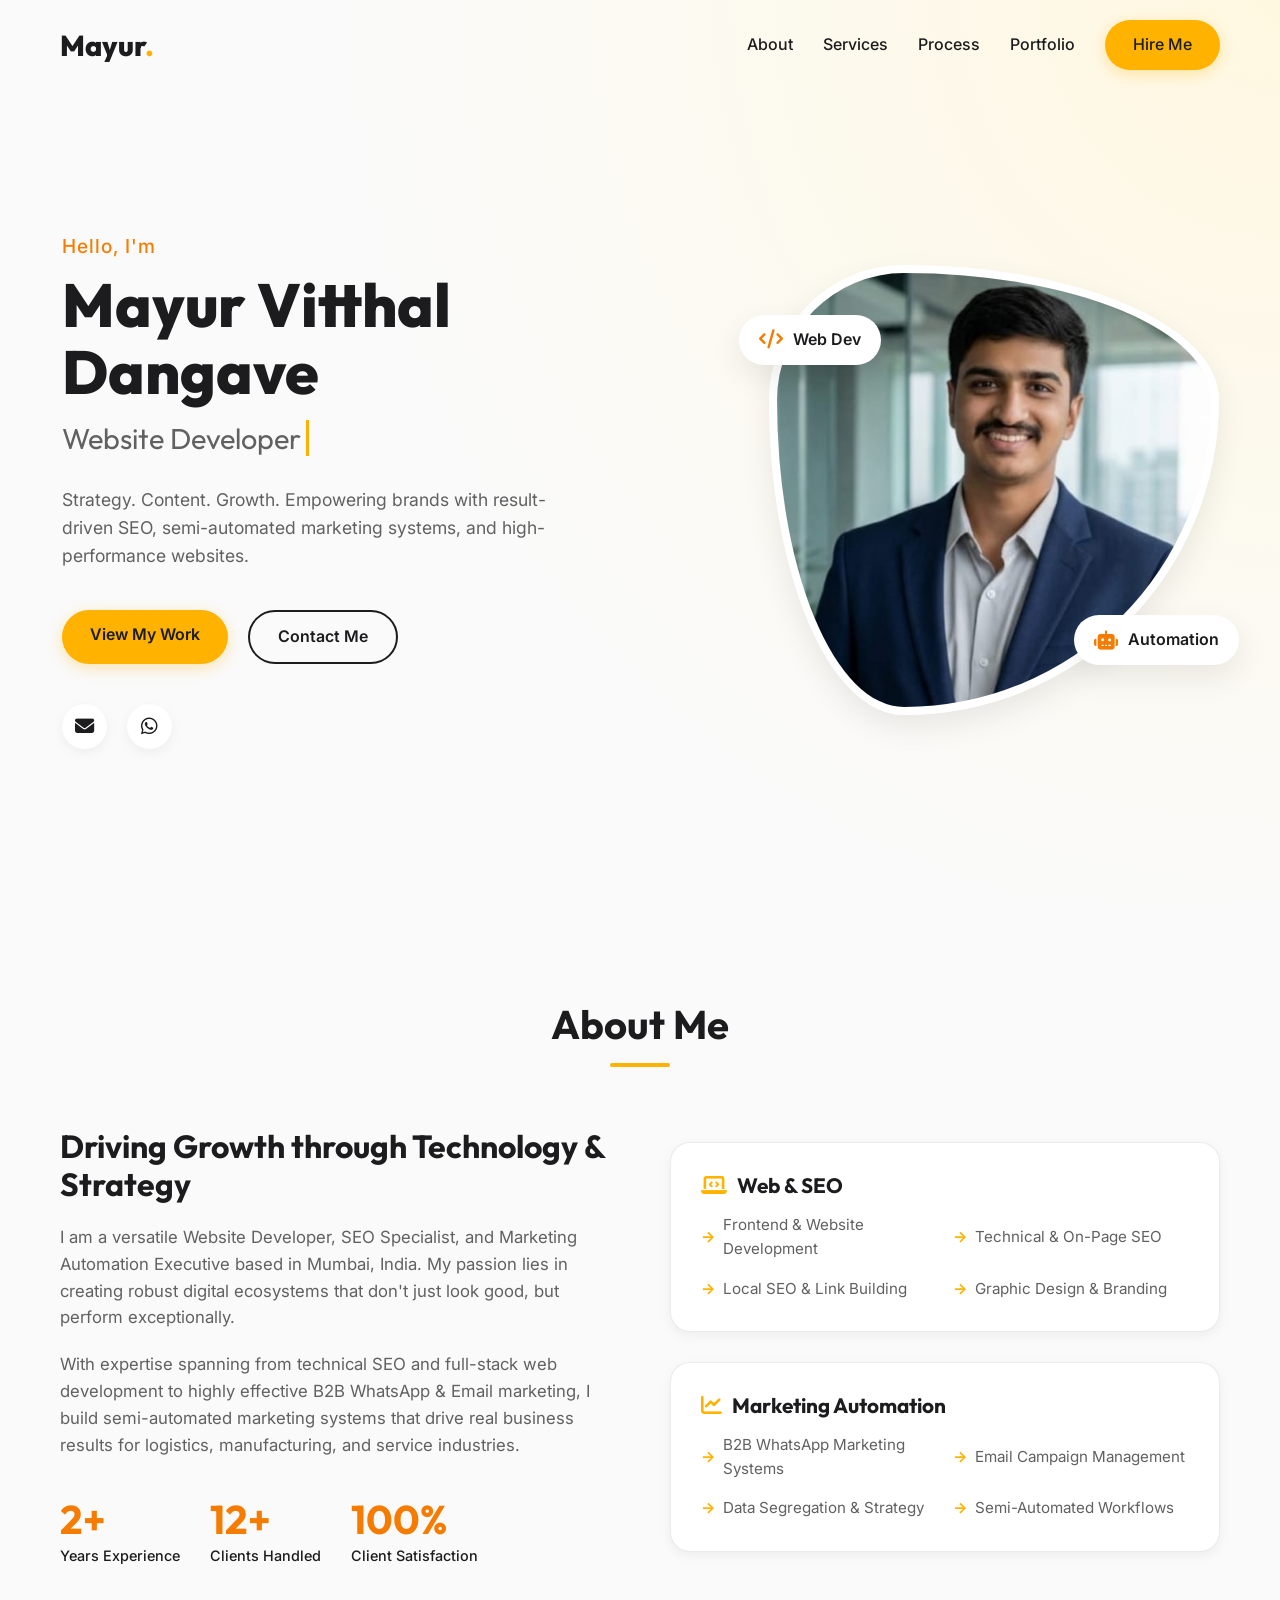
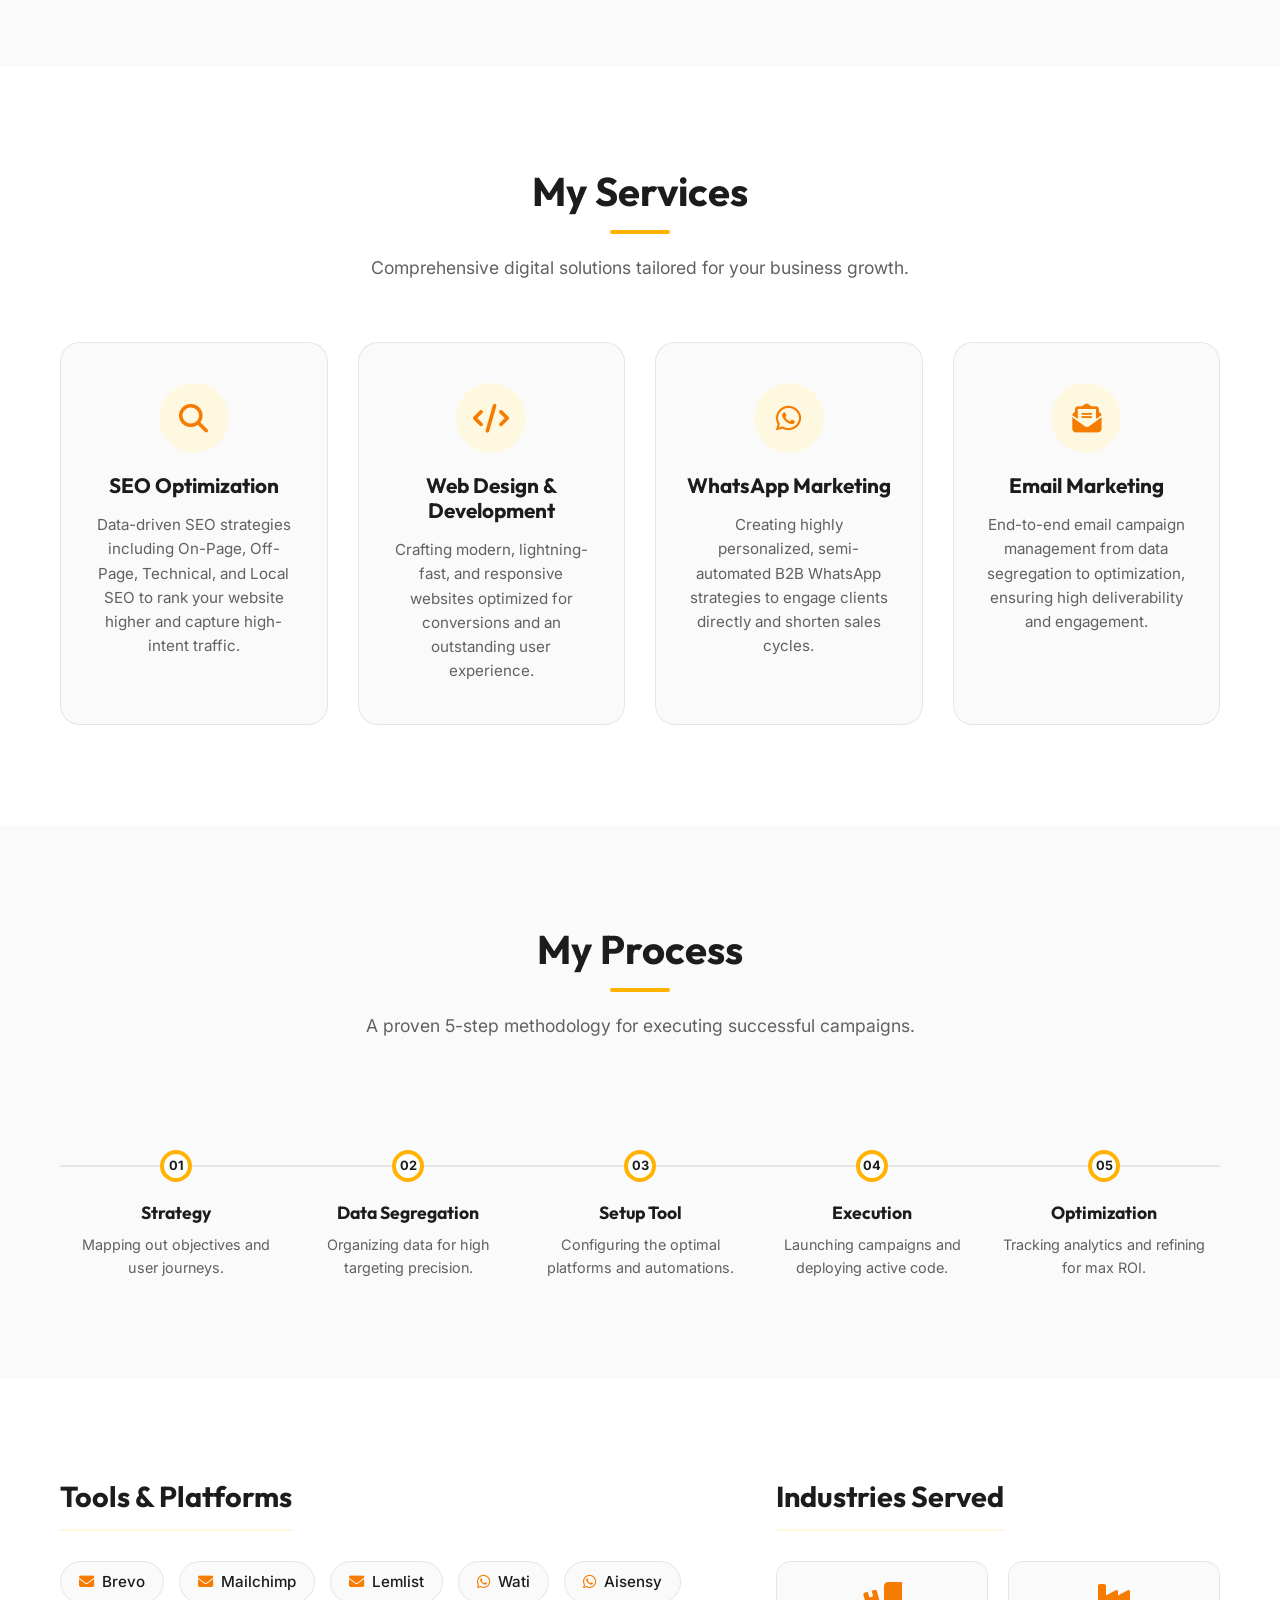
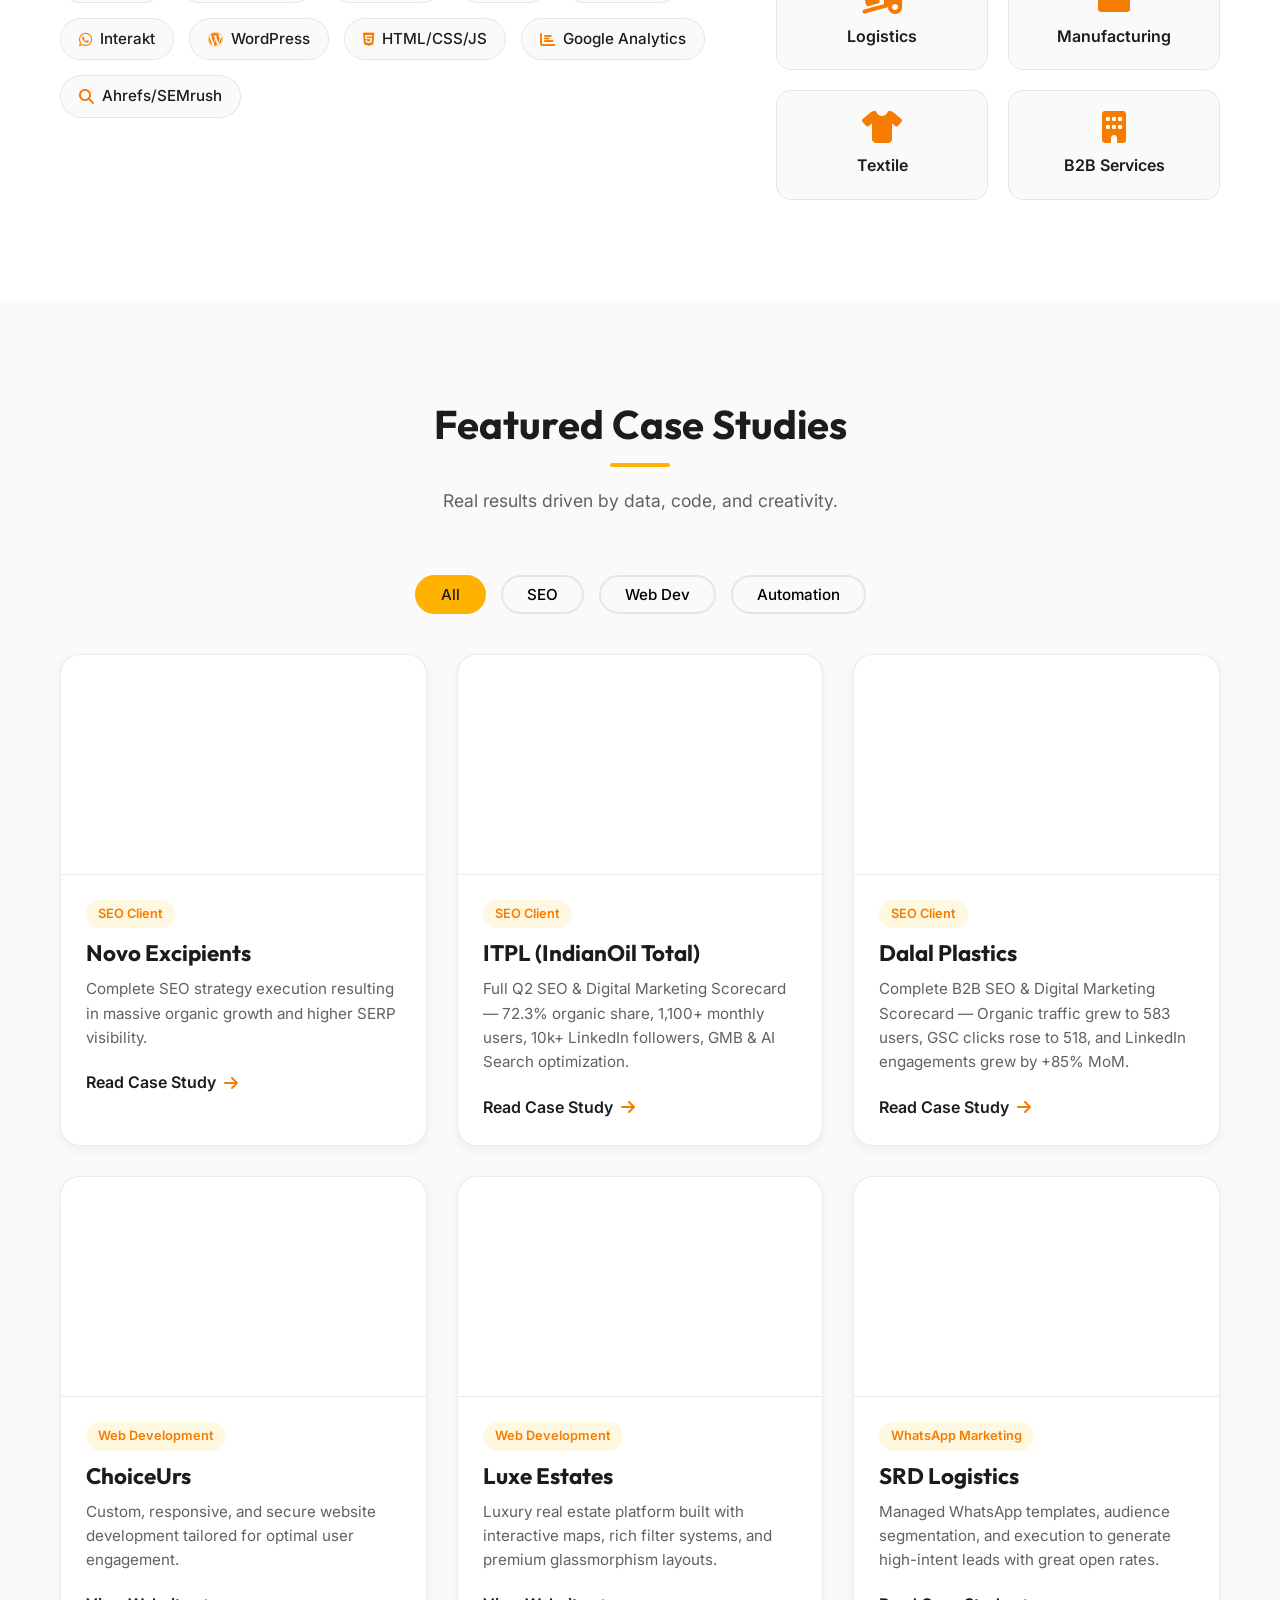
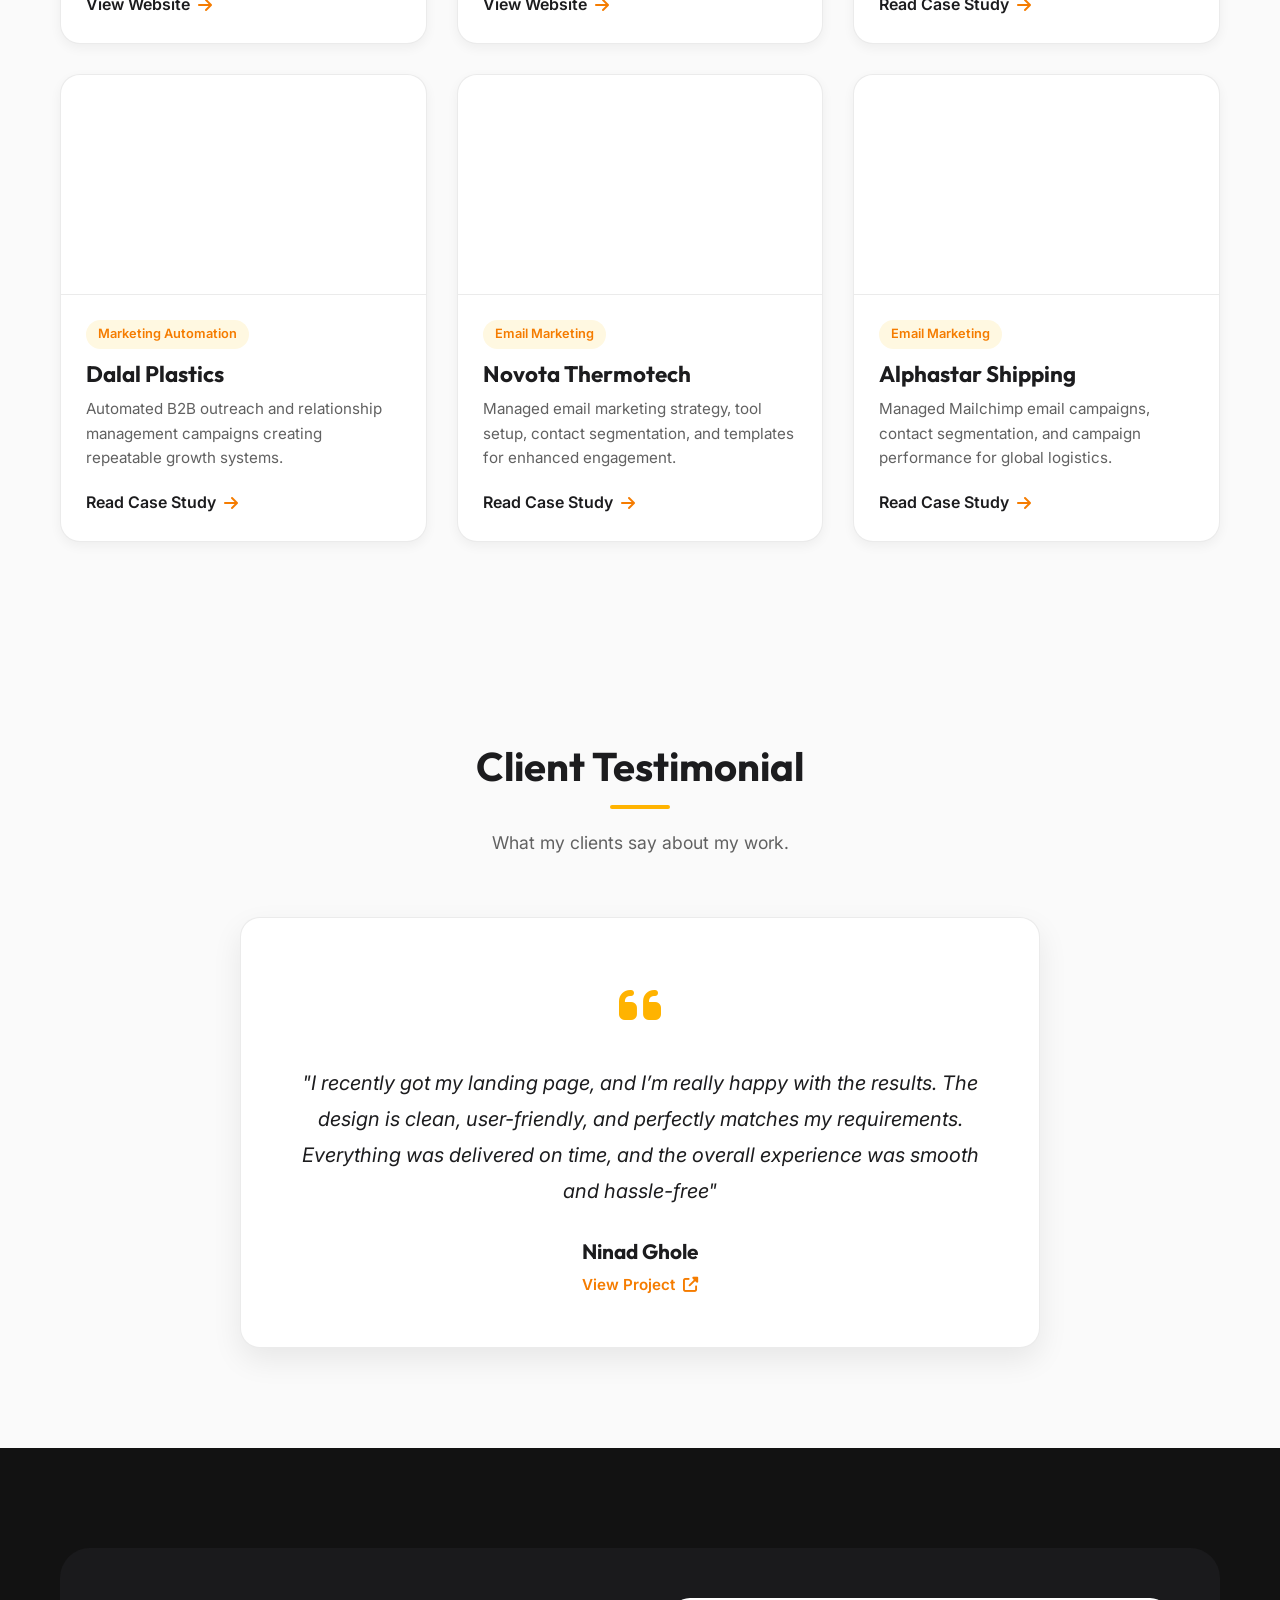
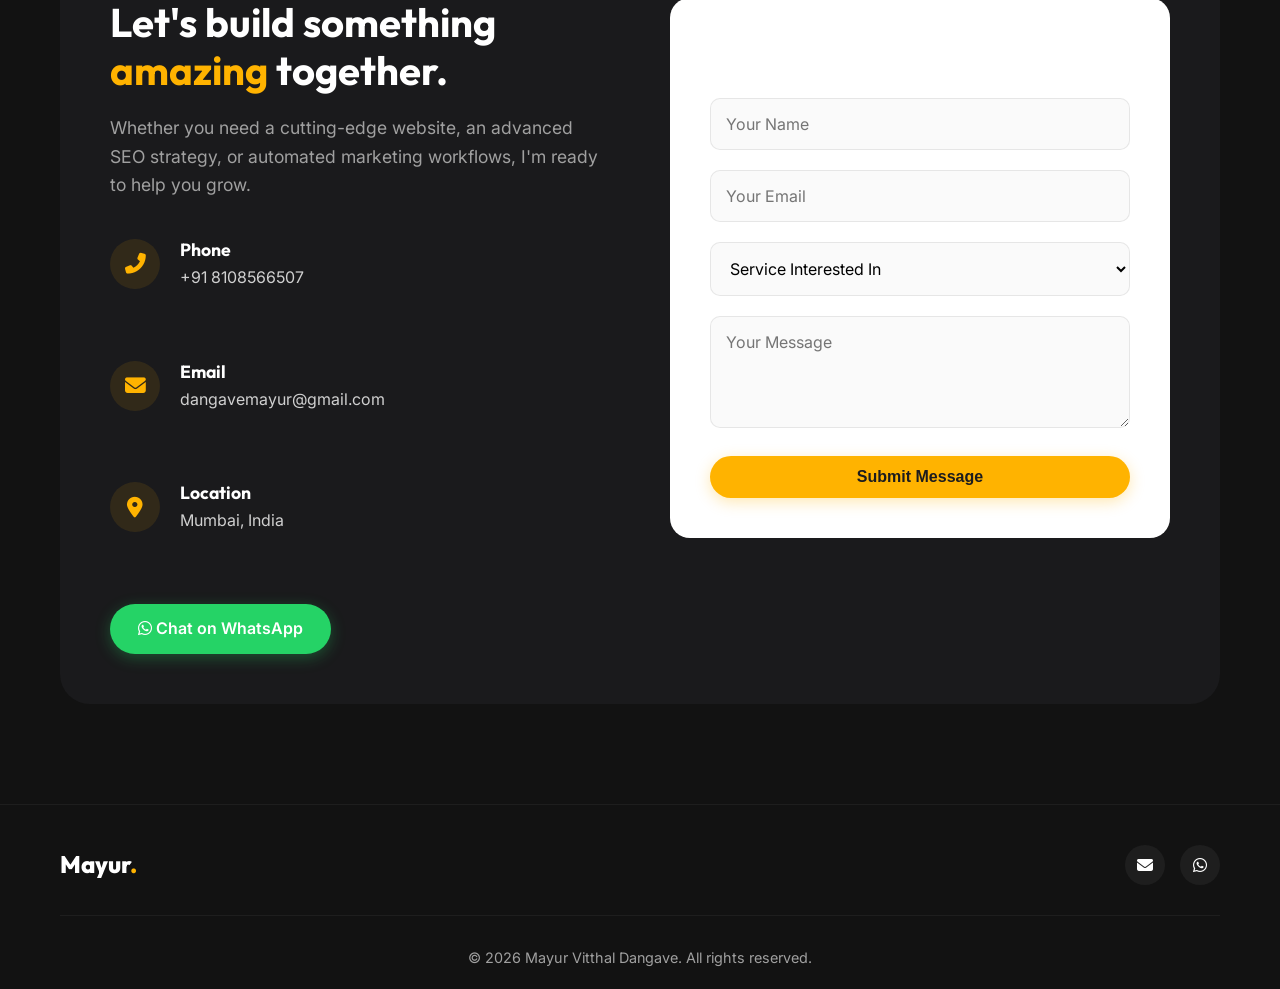
<file: index.html>
<!DOCTYPE html>
<html lang="en">

<head>
    <meta charset="UTF-8">
    <meta name="viewport" content="width=device-width, initial-scale=1.0">
    <title>Mayur Vitthal Dangave | Portfolio</title>
    <meta name="description" content="Website Developer, SEO & Marketing Automation Specialist based in India.">
    <!-- Google Fonts -->
    <link rel="preconnect" href="https://fonts.googleapis.com">
    <link rel="preconnect" href="https://fonts.gstatic.com" crossorigin>
    <link
        href="https://fonts.googleapis.com/css2?family=Inter:wght@300;400;500;600;700&family=Outfit:wght@400;600;800&display=swap"
        rel="stylesheet">
    <!-- Font Awesome for Icons -->
    <link rel="stylesheet" href="https://cdnjs.cloudflare.com/ajax/libs/font-awesome/6.4.0/css/all.min.css">
    <link rel="stylesheet" href="style.css">
    <!-- Mailchimp -->
    <script id="mcjs">!function(c,h,i,m,p){m=c.createElement(h),p=c.getElementsByTagName(h)[0],m.async=1,m.src=i,p.parentNode.insertBefore(m,p)}(document,"script","https://chimpstatic.com/mcjs-connected/js/users/f3855d22246efde5855459e48/d175ec799abc95fbc021b58ff.js");</script>
</head>

<body>
    <!-- Navigation -->
    <nav class="navbar" id="navbar">
        <div class="container nav-content">
            <a href="#" class="logo">Mayur<span>.</span></a>
            <ul class="nav-links">
                <li><a href="#about">About</a></li>
                <li><a href="#services">Services</a></li>
                <li><a href="#process">Process</a></li>
                <li><a href="#portfolio">Portfolio</a></li>
                <li><a href="#contact" class="btn-primary nav-btn">Hire Me</a></li>
            </ul>
            <div class="hamburger">
                <i class="fas fa-bars"></i>
            </div>
        </div>
    </nav>

    <!-- Hero Section -->
    <section class="hero" id="home">
        <div class="container hero-content">
            <div class="hero-text reveal">
                <p class="greeting">Hello, I'm</p>
                <h1 class="name">Mayur Vitthal Dangave</h1>
                <h2 class="titles">
                    <span class="typewriter">Website Developer & SEO Specialist</span>
                </h2>
                <p class="tagline">Strategy. Content. Growth. Empowering brands with result-driven SEO, semi-automated
                    marketing systems, and high-performance websites.</p>
                <div class="hero-actions">
                    <a href="#portfolio" class="btn-primary">View My Work</a>
                    <a href="#contact" class="btn-secondary">Contact Me</a>
                </div>
                <div class="social-links">
                    <a href="mailto:dangavemayur@gmail.com"><i class="fas fa-envelope"></i></a>
                    <a href="https://wa.me/918108566507" target="_blank"><i class="fab fa-whatsapp"></i></a>
                </div>
            </div>
            <div class="hero-image reveal right">
                <div class="image-wrapper">
                    <!-- Professional placeholder image -->
                    <img src="new-profile.jpg" alt="Mayur Vitthal Dangave" id="profile-img">
                    <div class="floating-badge badge-1">
                        <i class="fas fa-code"></i> Web Dev
                    </div>
                    <div class="floating-badge badge-2">
                        <i class="fas fa-robot"></i> Automation
                    </div>
                </div>
            </div>
        </div>
    </section>

    <!-- About Section -->
    <section class="about section-padding" id="about">
        <div class="container">
            <div class="section-header reveal">
                <h2>About Me</h2>
                <div class="line"></div>
            </div>
            <div class="about-grid">
                <div class="about-text reveal">
                    <h3>Driving Growth through Technology & Strategy</h3>
                    <p>I am a versatile Website Developer, SEO Specialist, and Marketing Automation Executive based in
                        Mumbai, India. My passion lies in creating robust digital ecosystems that don't just look good,
                        but perform exceptionally.</p>
                    <p>With expertise spanning from technical SEO and full-stack web development to highly effective B2B
                        WhatsApp & Email marketing, I build semi-automated marketing systems that drive real business
                        results for logistics, manufacturing, and service industries.</p>
                    <div class="stats-container">
                        <div class="stat-box">
                            <h4>2+</h4>
                            <p>Years Experience</p>
                        </div>
                        <div class="stat-box">
                            <h4>12+</h4>
                            <p>Clients Handled</p>
                        </div>
                        <div class="stat-box">
                            <h4>100%</h4>
                            <p>Client Satisfaction</p>
                        </div>
                    </div>
                </div>
                <div class="about-skills reveal right">
                    <div class="skill-category">
                        <h4><i class="fas fa-laptop-code"></i> Web & SEO</h4>
                        <ul>
                            <li>Frontend & Website Development</li>
                            <li>Technical & On-Page SEO</li>
                            <li>Local SEO & Link Building</li>
                            <li>Graphic Design & Branding</li>
                        </ul>
                    </div>
                    <div class="skill-category">
                        <h4><i class="fas fa-chart-line"></i> Marketing Automation</h4>
                        <ul>
                            <li>B2B WhatsApp Marketing Systems</li>
                            <li>Email Campaign Management</li>
                            <li>Data Segregation & Strategy</li>
                            <li>Semi-Automated Workflows</li>
                        </ul>
                    </div>
                </div>
            </div>
        </div>
    </section>

    <!-- Services Section -->
    <section class="services section-padding bg-light" id="services">
        <div class="container">
            <div class="section-header reveal">
                <h2>My Services</h2>
                <div class="line"></div>
                <p>Comprehensive digital solutions tailored for your business growth.</p>
            </div>
            <div class="services-grid">
                <!-- Service 1 -->
                <div class="service-card reveal">
                    <div class="icon"><i class="fas fa-search"></i></div>
                    <h3>SEO Optimization</h3>
                    <p>Data-driven SEO strategies including On-Page, Off-Page, Technical, and Local SEO to rank your
                        website higher and capture high-intent traffic.</p>
                </div>
                <!-- Service 2 -->
                <div class="service-card reveal">
                    <div class="icon"><i class="fas fa-code"></i></div>
                    <h3>Web Design & Development</h3>
                    <p>Crafting modern, lightning-fast, and responsive websites optimized for conversions and an
                        outstanding user experience.</p>
                </div>
                <!-- Service 3 -->
                <div class="service-card reveal">
                    <div class="icon"><i class="fab fa-whatsapp"></i></div>
                    <h3>WhatsApp Marketing</h3>
                    <p>Creating highly personalized, semi-automated B2B WhatsApp strategies to engage clients directly
                        and shorten sales cycles.</p>
                </div>
                <!-- Service 4 -->
                <div class="service-card reveal">
                    <div class="icon"><i class="fas fa-envelope-open-text"></i></div>
                    <h3>Email Marketing</h3>
                    <p>End-to-end email campaign management from data segregation to optimization, ensuring high
                        deliverability and engagement.</p>
                </div>
            </div>
        </div>
    </section>

    <!-- Process Section -->
    <section class="process section-padding" id="process">
        <div class="container">
            <div class="section-header reveal">
                <h2>My Process</h2>
                <div class="line"></div>
                <p>A proven 5-step methodology for executing successful campaigns.</p>
            </div>
            <div class="timeline">
                <div class="timeline-step reveal">
                    <div class="step-num">01</div>
                    <h4>Strategy</h4>
                    <p>Mapping out objectives and user journeys.</p>
                </div>
                <div class="timeline-step reveal delay-1">
                    <div class="step-num">02</div>
                    <h4>Data Segregation</h4>
                    <p>Organizing data for high targeting precision.</p>
                </div>
                <div class="timeline-step reveal delay-2">
                    <div class="step-num">03</div>
                    <h4>Setup Tool</h4>
                    <p>Configuring the optimal platforms and automations.</p>
                </div>
                <div class="timeline-step reveal delay-3">
                    <div class="step-num">04</div>
                    <h4>Execution</h4>
                    <p>Launching campaigns and deploying active code.</p>
                </div>
                <div class="timeline-step reveal delay-4">
                    <div class="step-num">05</div>
                    <h4>Optimization</h4>
                    <p>Tracking analytics and refining for max ROI.</p>
                </div>
            </div>
        </div>
    </section>

    <!-- Tools & Industries Section -->
    <section class="tools-industries section-padding bg-light" id="tools">
        <div class="container">
            <div class="tools-split reveal">
                <div class="tools-section">
                    <h3>Tools & Platforms</h3>
                    <div class="pill-grid">
                        <span class="pill"><i class="fas fa-envelope"></i> Brevo</span>
                        <span class="pill"><i class="fas fa-envelope"></i> Mailchimp</span>
                        <span class="pill"><i class="fas fa-envelope"></i> Lemlist</span>
                        <span class="pill"><i class="fab fa-whatsapp"></i> Wati</span>
                        <span class="pill"><i class="fab fa-whatsapp"></i> Aisensy</span>
                        <span class="pill"><i class="fab fa-whatsapp"></i> Interakt</span>
                        <span class="pill"><i class="fab fa-wordpress"></i> WordPress</span>
                        <span class="pill"><i class="fab fa-html5"></i> HTML/CSS/JS</span>
                        <span class="pill"><i class="fas fa-chart-bar"></i> Google Analytics</span>
                        <span class="pill"><i class="fas fa-search"></i> Ahrefs/SEMrush</span>
                    </div>
                </div>
                <div class="industries-section">
                    <h3>Industries Served</h3>
                    <div class="icon-grid">
                        <div class="industry-item">
                            <i class="fas fa-truck-loading"></i>
                            <span>Logistics</span>
                        </div>
                        <div class="industry-item">
                            <i class="fas fa-industry"></i>
                            <span>Manufacturing</span>
                        </div>
                        <div class="industry-item">
                            <i class="fas fa-tshirt"></i>
                            <span>Textile</span>
                        </div>
                        <div class="industry-item">
                            <i class="fas fa-building"></i>
                            <span>B2B Services</span>
                        </div>
                    </div>
                </div>
            </div>
        </div>
    </section>

    <!-- Portfolio / Case Studies Section -->
    <section class="portfolio section-padding" id="portfolio">
        <div class="container">
            <div class="section-header reveal">
                <h2>Featured Case Studies</h2>
                <div class="line"></div>
                <p>Real results driven by data, code, and creativity.</p>
            </div>

            <div class="portfolio-filters reveal">
                <button class="filter-btn active" data-filter="all">All</button>
                <button class="filter-btn" data-filter="seo">SEO</button>
                <button class="filter-btn" data-filter="web">Web Dev</button>
                <button class="filter-btn" data-filter="automation">Automation</button>
            </div>

            <div class="portfolio-grid">
                <!-- SEO Item 1 -->
                <div class="portfolio-card reveal" data-category="seo">
                    <div class="card-img"
                        style="background-image: url('https://images.unsplash.com/photo-1460925895917-afdab827c52f?auto=format&fit=crop&q=80&w=600');">
                    </div>
                    <div class="card-content">
                        <span class="category-tag">SEO Client</span>
                        <h3>Novo Excipients</h3>
                        <p>Complete SEO strategy execution resulting in massive organic growth and higher SERP
                            visibility.</p>
                        <a href="novo-excipients.html" class="read-more">Read Case Study <i class="fas fa-arrow-right"></i></a>
                    </div>
                </div>
                <!-- SEO Item 2 -->
                <div class="portfolio-card reveal" data-category="seo">
                    <div class="card-img"
                        style="background-image: url('https://images.unsplash.com/photo-1551288049-bebda4e38f71?auto=format&fit=crop&q=80&w=600');">
                    </div>
                    <div class="card-content">
                        <span class="category-tag">SEO Client</span>
                        <h3>ITPL (IndianOil Total)</h3>
                        <p>Full Q2 SEO & Digital Marketing Scorecard — 72.3% organic share, 1,100+ monthly users, 10k+ LinkedIn followers, GMB & AI Search optimization.</p>
                        <a href="itpl.html" class="read-more">Read Case Study <i class="fas fa-arrow-right"></i></a>
                    </div>
                </div>
                <!-- SEO Item 3 -->
                <div class="portfolio-card reveal" data-category="seo">
                    <div class="card-img"
                        style="background-image: url('https://images.unsplash.com/photo-1432888498266-38ffec3eaf0a?auto=format&fit=crop&q=80&w=600');">
                    </div>
                    <div class="card-content">
                        <span class="category-tag">SEO Client</span>
                        <h3>Dalal Plastics</h3>
                        <p>Complete B2B SEO & Digital Marketing Scorecard — Organic traffic grew to 583 users, GSC clicks rose to 518, and LinkedIn engagements grew by +85% MoM.</p>
                        <a href="dalal-plastics-seo.html" class="read-more">Read Case Study <i class="fas fa-arrow-right"></i></a>
                    </div>
                </div>
                <!-- Web Dev Item 1 -->
                <div class="portfolio-card reveal" data-category="web">
                    <div class="card-img"
                        style="background-image: url('https://images.unsplash.com/photo-1498050108023-c5249f4df085?auto=format&fit=crop&q=80&w=600');">
                    </div>
                    <div class="card-content">
                        <span class="category-tag">Web Development</span>
                        <h3>ChoiceUrs</h3>
                        <p>Custom, responsive, and secure website development tailored for optimal user engagement.</p>
                        <a href="https://choiceursofficial.wixsite.com/my-site-3" target="_blank" class="read-more">View Website <i class="fas fa-arrow-right"></i></a>
                    </div>
                </div>
                <!-- Web Dev Item 2 -->
                <div class="portfolio-card reveal" data-category="web">
                    <div class="card-img"
                        style="background-image: url('https://images.unsplash.com/photo-1512917774080-9991f1c4c750?auto=format&fit=crop&q=80&w=600');">
                    </div>
                    <div class="card-content">
                        <span class="category-tag">Web Development</span>
                        <h3>Luxe Estates</h3>
                        <p>Luxury real estate platform built with interactive maps, rich filter systems, and premium glassmorphism layouts.</p>
                        <a href="https://luxe-estates-mu.vercel.app/" target="_blank" class="read-more">View Website <i class="fas fa-arrow-right"></i></a>
                    </div>
                </div>
                <!-- Automation Item 1 (SRD Logistics) -->
                <div class="portfolio-card reveal" data-category="automation">
                    <div class="card-img"
                        style="background-image: url('https://images.unsplash.com/photo-1519003722824-194d4455a60c?auto=format&fit=crop&q=80&w=600');">
                    </div>
                    <div class="card-content">
                        <span class="category-tag">WhatsApp Marketing</span>
                        <h3>SRD Logistics</h3>
                        <p>Managed WhatsApp templates, audience segmentation, and execution to generate high-intent leads with great open rates.</p>
                        <a href="srd-logistics.html" class="read-more">Read Case Study <i class="fas fa-arrow-right"></i></a>
                    </div>
                </div>

                <!-- Automation Item 2 (Dalal Plastics) -->
                <div class="portfolio-card reveal" data-category="automation">
                    <div class="card-img"
                        style="background-image: url('https://images.unsplash.com/photo-1581244277943-fe4a9c777189?auto=format&fit=crop&q=80&w=600');">
                    </div>
                    <div class="card-content">
                        <span class="category-tag">Marketing Automation</span>
                        <h3>Dalal Plastics</h3>
                        <p>Automated B2B outreach and relationship management campaigns creating repeatable growth systems.</p>
                        <a href="dalal-plastics.html" class="read-more">Read Case Study <i class="fas fa-arrow-right"></i></a>
                    </div>
                </div>

                <!-- Automation Item 3 (Novota Thermotech) -->
                <div class="portfolio-card reveal" data-category="automation">
                    <div class="card-img"
                        style="background-image: url('https://images.unsplash.com/photo-1581091226825-a6a2a5aee158?auto=format&fit=crop&q=80&w=600');">
                    </div>
                    <div class="card-content">
                        <span class="category-tag">Email Marketing</span>
                        <h3>Novota Thermotech</h3>
                        <p>Managed email marketing strategy, tool setup, contact segmentation, and templates for enhanced engagement.</p>
                        <a href="novota-thermotech.html" class="read-more">Read Case Study <i class="fas fa-arrow-right"></i></a>
                    </div>
                </div>

                <!-- Automation Item 4 (Alphastar Shipping) -->
                <div class="portfolio-card reveal" data-category="automation">
                    <div class="card-img"
                        style="background-image: url('https://images.unsplash.com/photo-1578575437130-527eed3abbec?auto=format&fit=crop&q=80&w=600');">
                    </div>
                    <div class="card-content">
                        <span class="category-tag">Email Marketing</span>
                        <h3>Alphastar Shipping</h3>
                        <p>Managed Mailchimp email campaigns, contact segmentation, and campaign performance for global logistics.</p>
                        <a href="alphastar-shipping.html" class="read-more">Read Case Study <i class="fas fa-arrow-right"></i></a>
                    </div>
                </div>
            </div>
        </div>
    </section>

    <!-- Testimonials Section -->
    <section class="testimonials section-padding" id="testimonials">
        <div class="container">
            <div class="section-header reveal">
                <h2>Client Testimonial</h2>
                <div class="line"></div>
                <p>What my clients say about my work.</p>
            </div>
            
            <div class="testimonial-container reveal delay-1">
                <div class="testimonial-card">
                    <div class="quote-icon"><i class="fas fa-quote-left"></i></div>
                    <p class="testimonial-text">"I recently got my landing page, and I’m really happy with the results. The design is clean, user-friendly, and perfectly matches my requirements. Everything was delivered on time, and the overall experience was smooth and hassle-free"</p>
                    <div class="testimonial-author">
                        <h4>Ninad Ghole</h4>
                        <a href="https://ninad-ghole.netlify.app/" target="_blank" class="author-link">View Project <i class="fas fa-external-link-alt"></i></a>
                    </div>
                </div>
            </div>
        </div>
    </section>

    <!-- Contact Section -->
    <section class="contact section-padding bg-dark" id="contact">
        <div class="container">
            <div class="contact-wrapper reveal">
                <div class="contact-info">
                    <h2>Let's build something <span class="highlight">amazing</span> together.</h2>
                    <p>Whether you need a cutting-edge website, an advanced SEO strategy, or automated marketing
                        workflows, I'm ready to help you grow.</p>

                    <div class="contact-details">
                        <div class="contact-item">
                            <i class="fas fa-phone-alt"></i>
                            <div>
                                <h4>Phone</h4>
                                <p><a href="tel:+918108566507">+91 8108566507</a></p>
                            </div>
                        </div>
                        <div class="contact-item">
                            <i class="fas fa-envelope"></i>
                            <div>
                                <h4>Email</h4>
                                <p><a href="mailto:dangavemayur@gmail.com">dangavemayur@gmail.com</a></p>
                            </div>
                        </div>
                        <div class="contact-item">
                            <i class="fas fa-map-marker-alt"></i>
                            <div>
                                <h4>Location</h4>
                                <p>Mumbai, India</p>
                            </div>
                        </div>
                    </div>

                    <div class="cta-buttons mt-4">
                        <a href="https://wa.me/918108566507" target="_blank" class="btn-primary whatsapp-btn">
                            <i class="fab fa-whatsapp"></i> Chat on WhatsApp
                        </a>
                    </div>
                </div>

                <div class="contact-form-container">
                    <form class="contact-form" id="contactForm">
                        <div id="thankYouMessage" style="display: none; background: #e8f5e9; color: #2e7d32; padding: 15px; border-radius: 8px; margin-bottom: 20px; text-align: center; border: 1px solid #c8e6c9; font-weight: 500;">
                            <i class="fas fa-check-circle"></i> Thank you! Your message has been sent successfully.
                        </div>
                        <h3>Send a Message</h3>
                        <div class="form-group">
                            <input type="text" id="waName" placeholder="Your Name" required>
                        </div>
                        <div class="form-group">
                            <input type="email" id="waEmail" placeholder="Your Email" required>
                        </div>
                        <div class="form-group">
                            <select id="waService" required>
                                <option value="" disabled selected>Service Interested In</option>
                                <option value="web">Web Development</option>
                                <option value="seo">SEO Optimization</option>
                                <option value="automation">Marketing Automation</option>
                                <option value="other">Other / Consultation</option>
                            </select>
                        </div>
                        <div class="form-group">
                            <textarea rows="4" id="waMessage" placeholder="Your Message" required></textarea>
                        </div>
                        <button type="submit" class="btn-primary" style="width: 100%;">Submit Message</button>
                    </form>

                    <script>
                        const contactForm = document.getElementById('contactForm');
                        contactForm.addEventListener('submit', function(e) {
                            e.preventDefault(); // Prevent page reload
                            
                            // Visual button feedback
                            const btn = contactForm.querySelector('button');
                            btn.innerHTML = 'Sending...';
                            btn.disabled = true;

                            // Send data SILENTLY to Email using fetch AJAX
                            fetch("https://formsubmit.co/ajax/mdangave@gmail.com", {
                                method: "POST",
                                headers: { 
                                    'Content-Type': 'application/json',
                                    'Accept': 'application/json'
                                },
                                body: JSON.stringify({
                                    Name: document.getElementById('waName').value,
                                    Email: document.getElementById('waEmail').value,
                                    Service: document.getElementById('waService').value,
                                    Message: document.getElementById('waMessage').value,
                                    _subject: "New Inquiry from Portfolio Website!",
                                    _captcha: "false" 
                                })
                            })
                            .then(response => {
                                // Once the request hits FormSubmit, we reset the form immediately
                                // This prevents any JSON parsing errors from freezing the button
                                document.getElementById('thankYouMessage').style.display = 'block';
                                
                                contactForm.reset();
                                btn.innerHTML = 'Submit Message';
                                btn.disabled = false;
                                
                                // Hide the thank you message after a few seconds
                                setTimeout(() => {
                                    document.getElementById('thankYouMessage').style.display = 'none';
                                }, 8000);
                            })
                            .catch(error => {
                                console.error("Error sending message:", error);
                                // Fallback just in case
                                document.getElementById('thankYouMessage').style.display = 'block';
                                contactForm.reset();
                                btn.innerHTML = 'Submit Message';
                                btn.disabled = false;
                            });
                        });
                    </script>
                </div>
            </div>
        </div>
    </section>

    <!-- Footer -->
    <footer>
        <div class="container">
            <div class="footer-content">
                <div class="footer-logo">Mayur<span>.</span></div>
                <div class="footer-socials">
                    <a href="mailto:dangavemayur@gmail.com"><i class="fas fa-envelope"></i></a>
                    <a href="https://wa.me/918108566507"><i class="fab fa-whatsapp"></i></a>
                </div>
            </div>
            <div class="footer-bottom">
                <p>&copy; <span id="year"></span> Mayur Vitthal Dangave. All rights reserved.</p>
            </div>
        </div>
    </footer>

    <script src="script.js"></script>
</body>

</html>
</file>
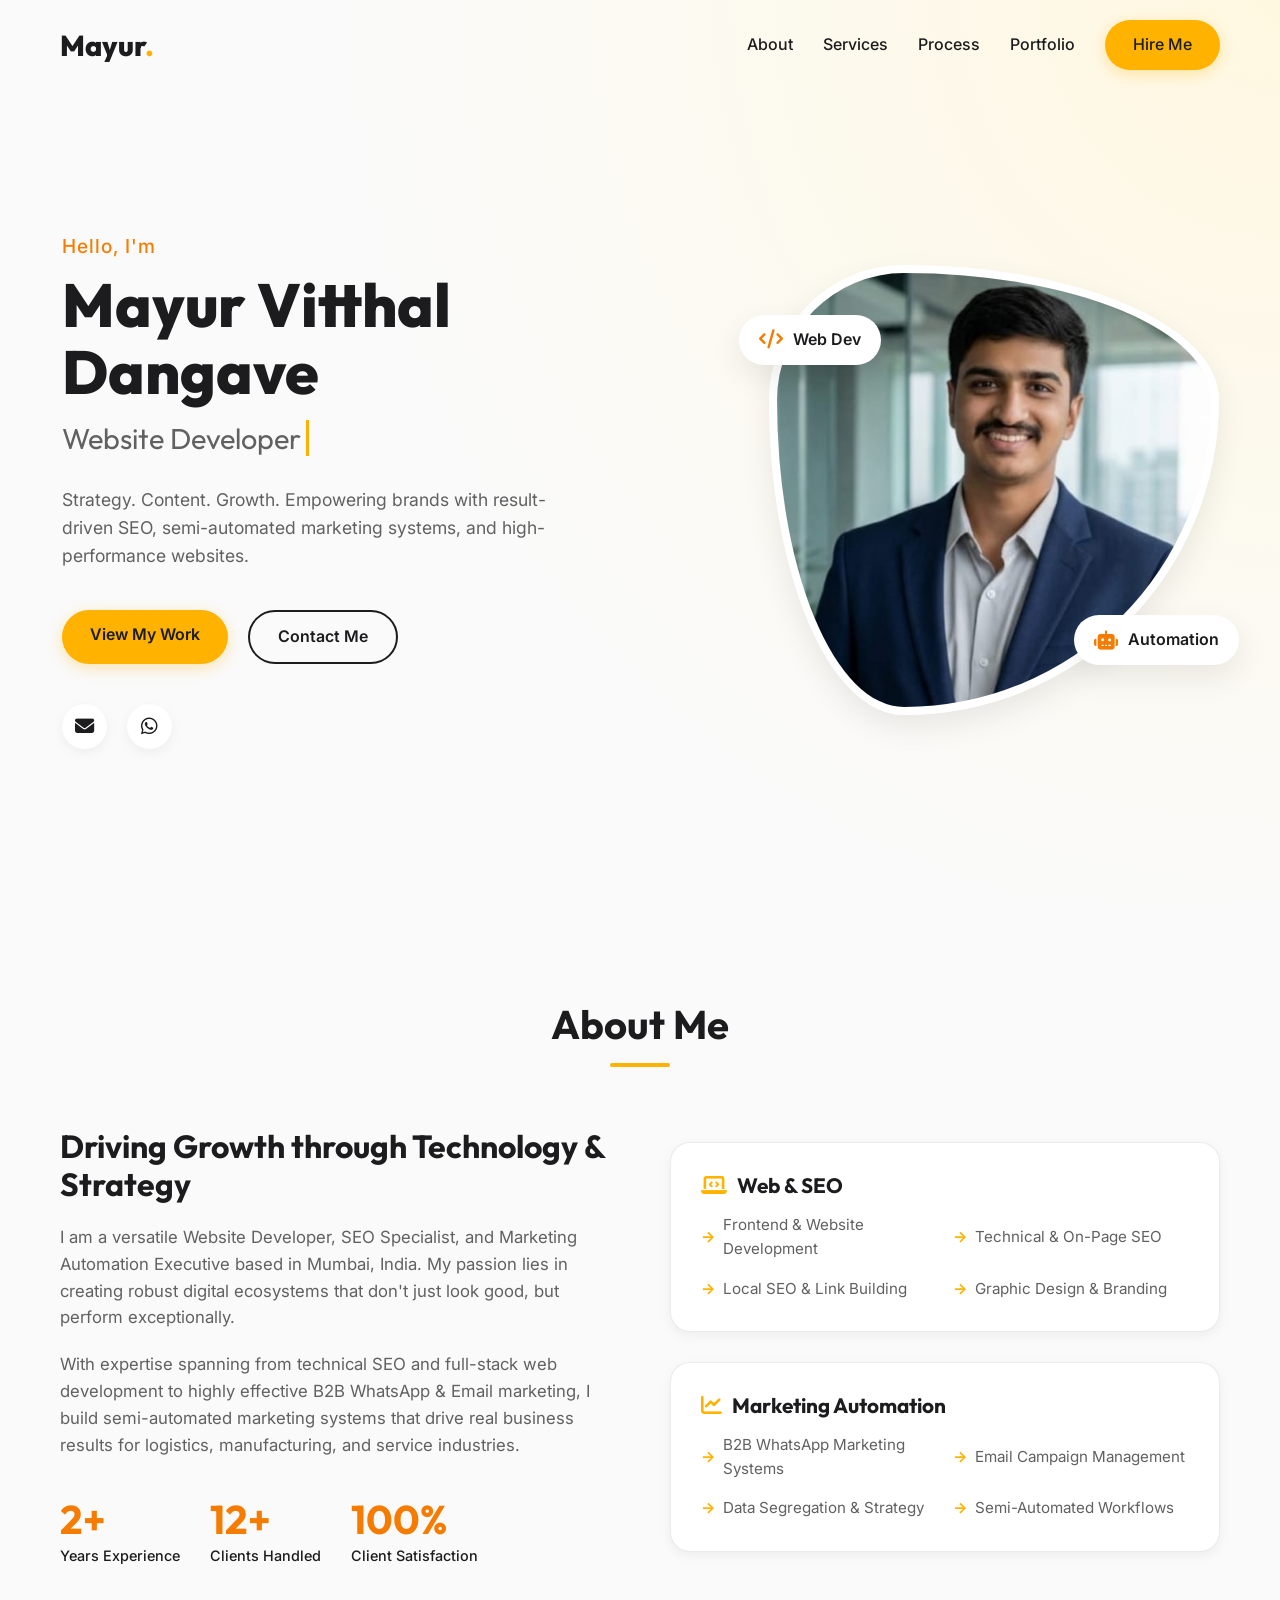
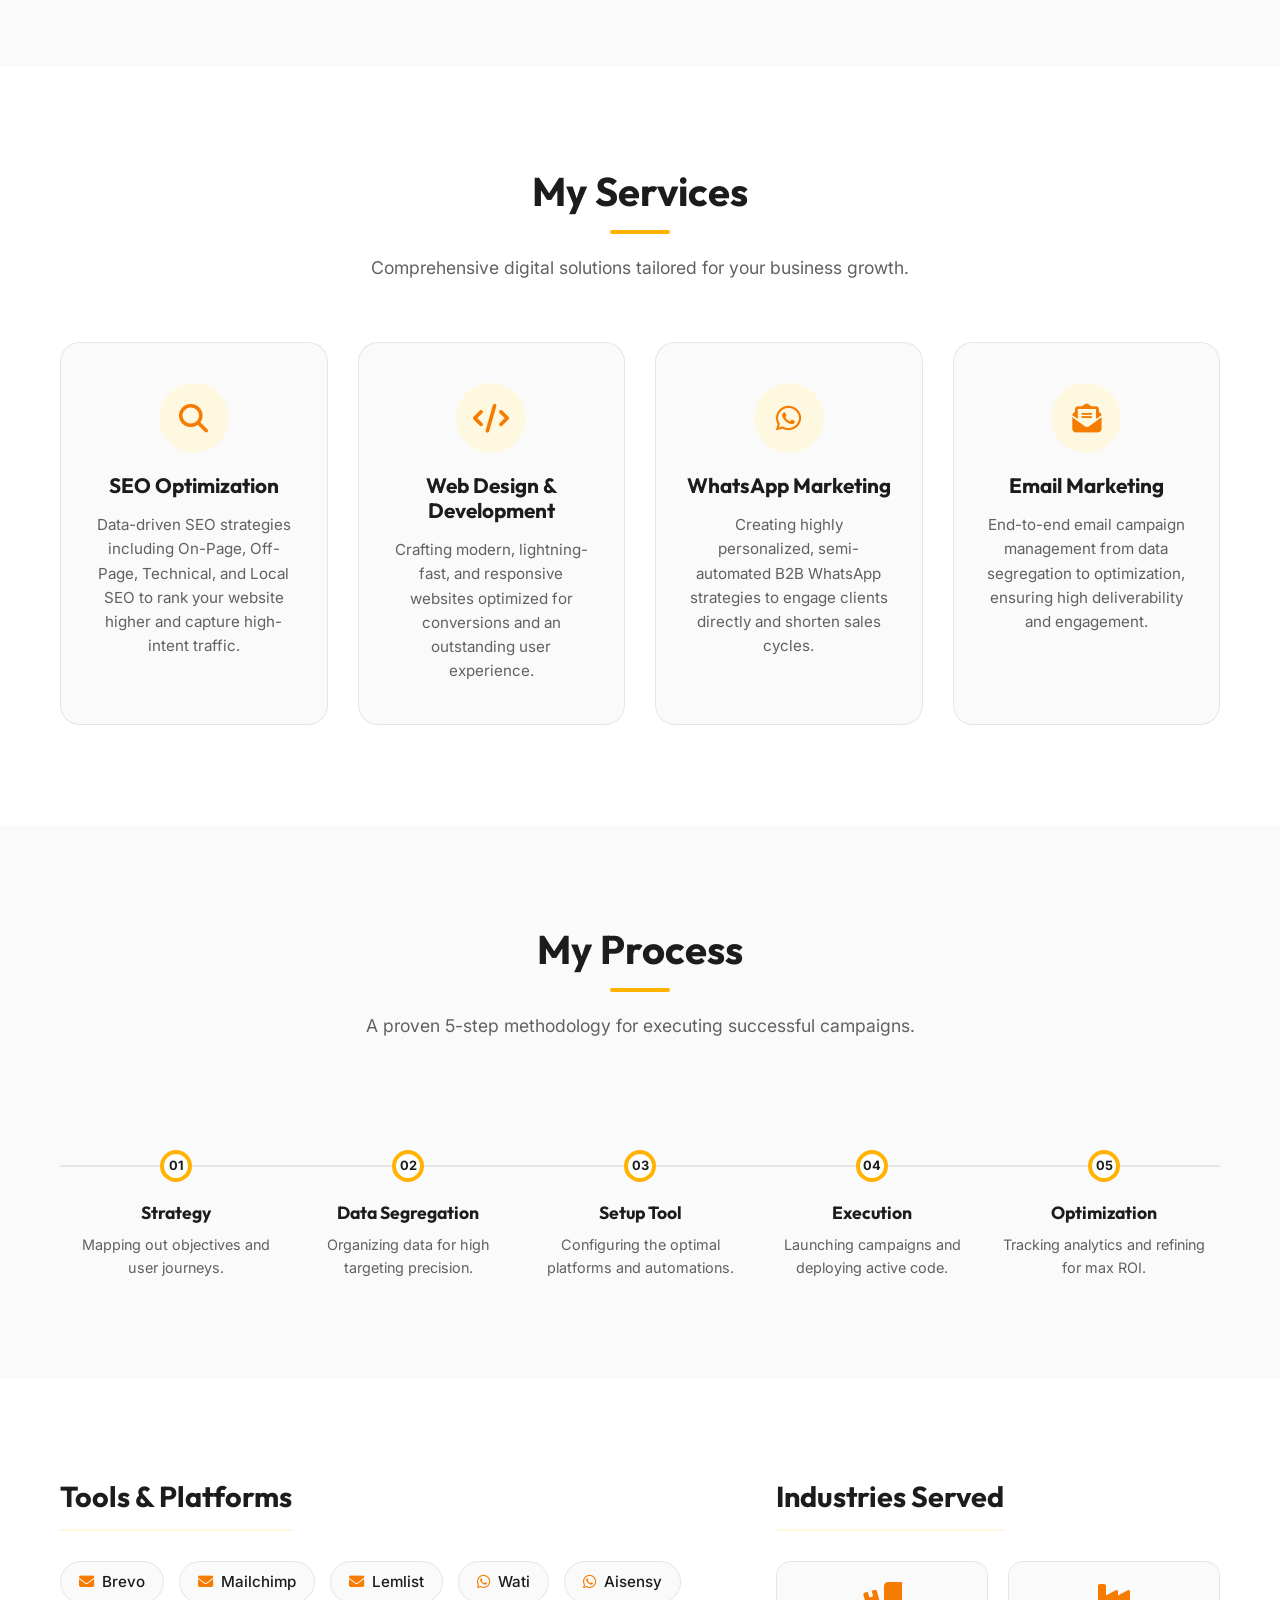
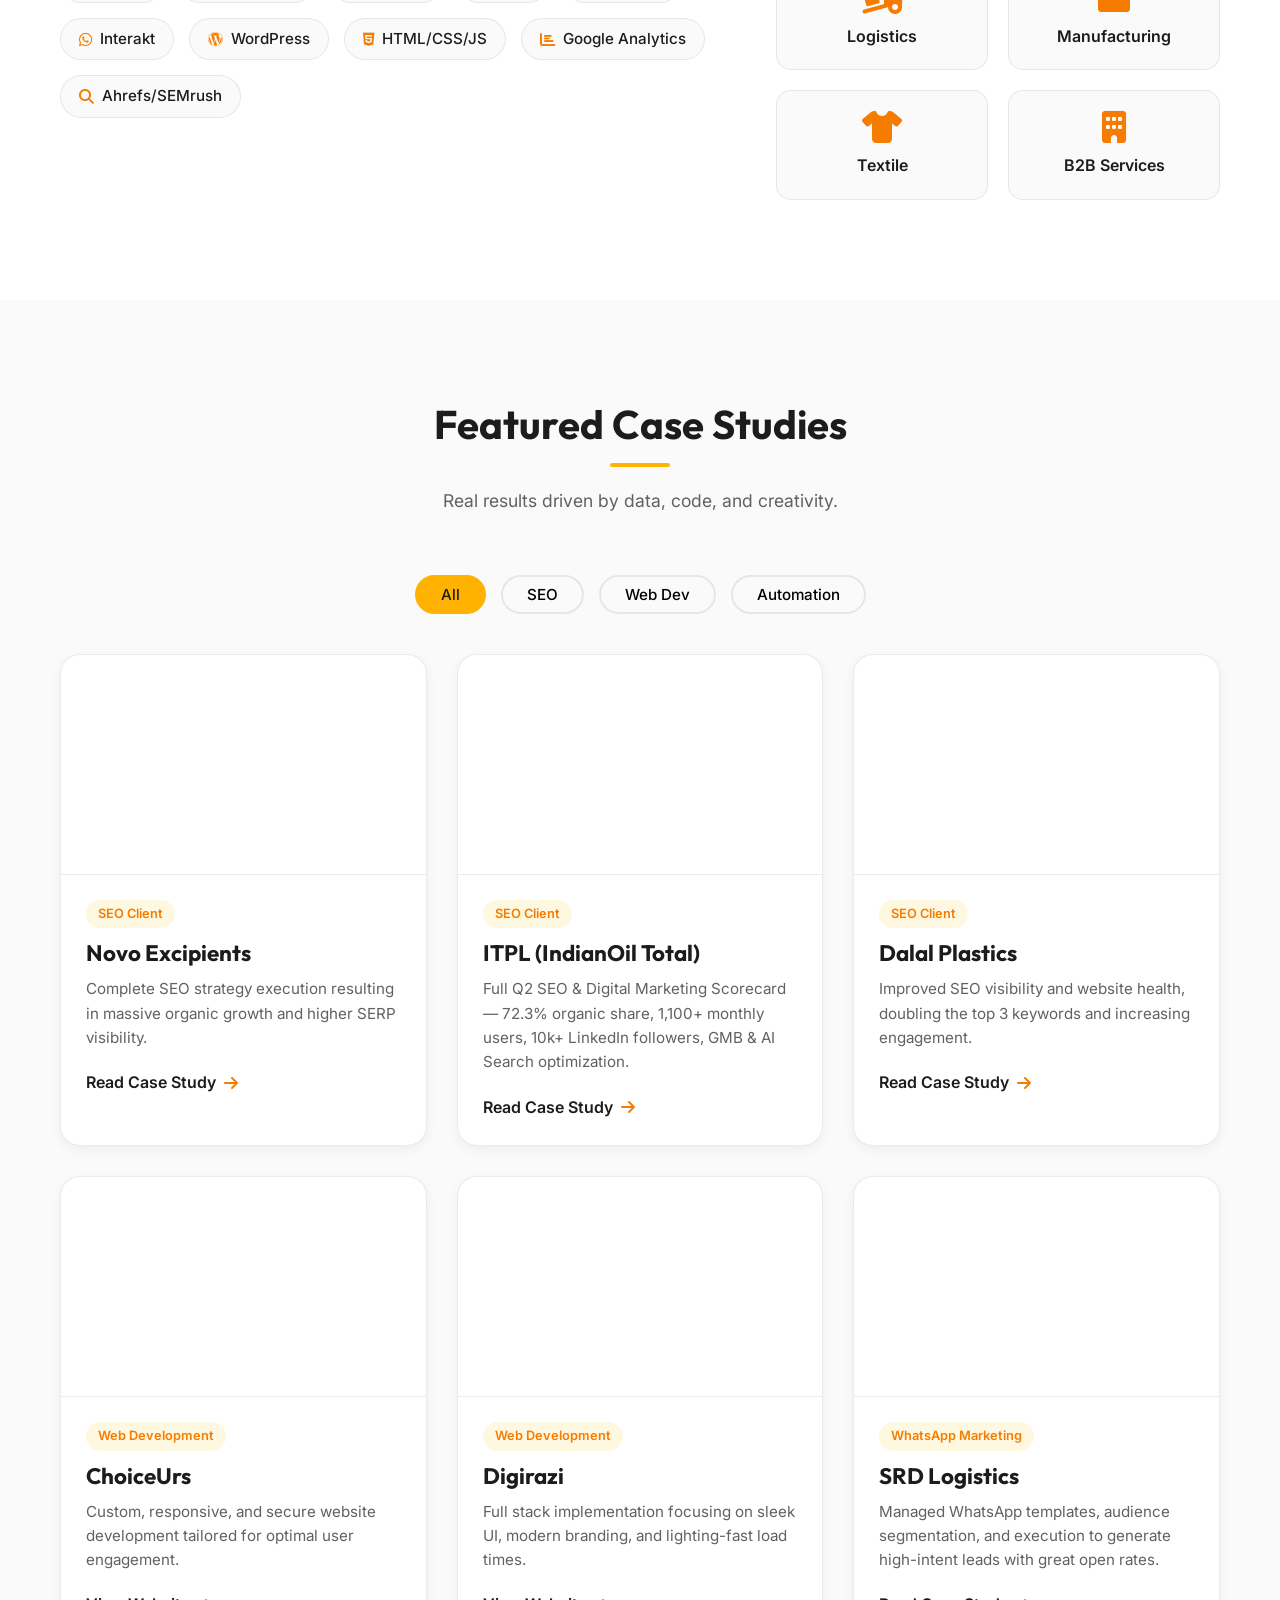
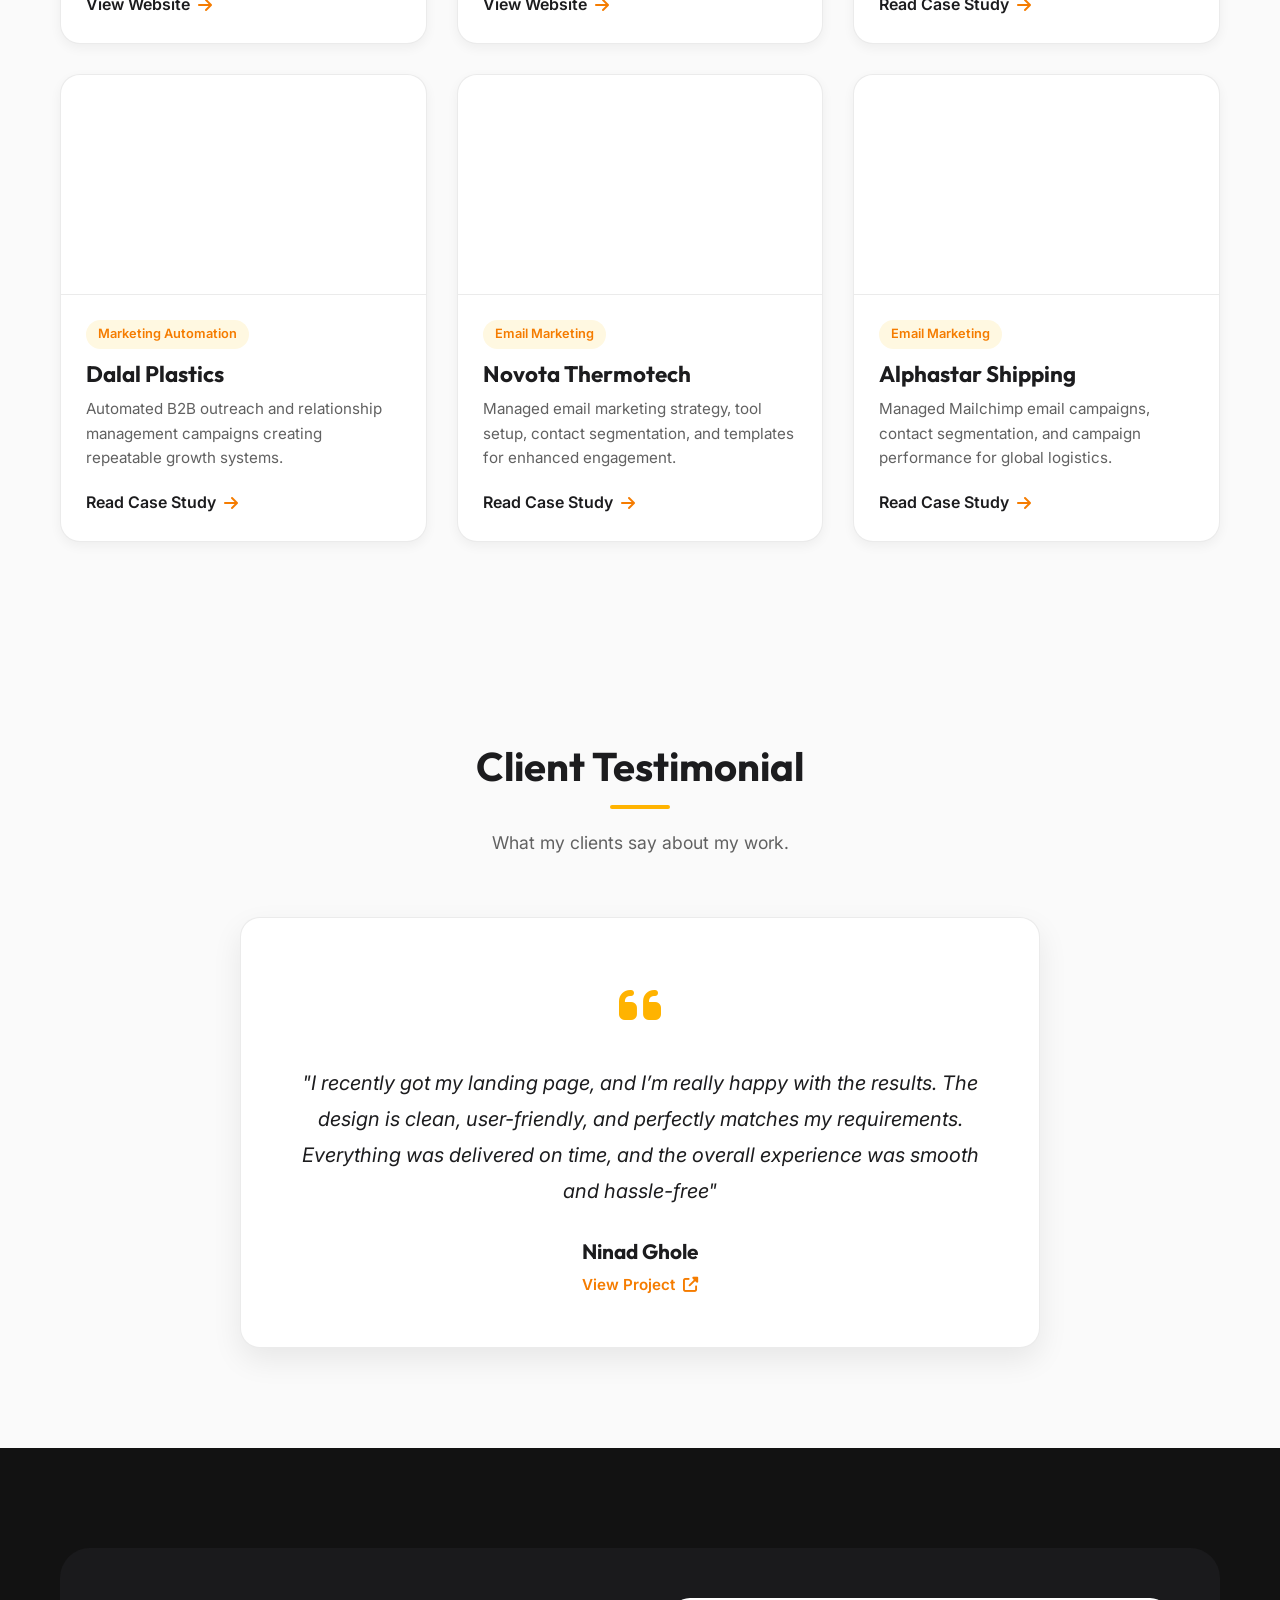
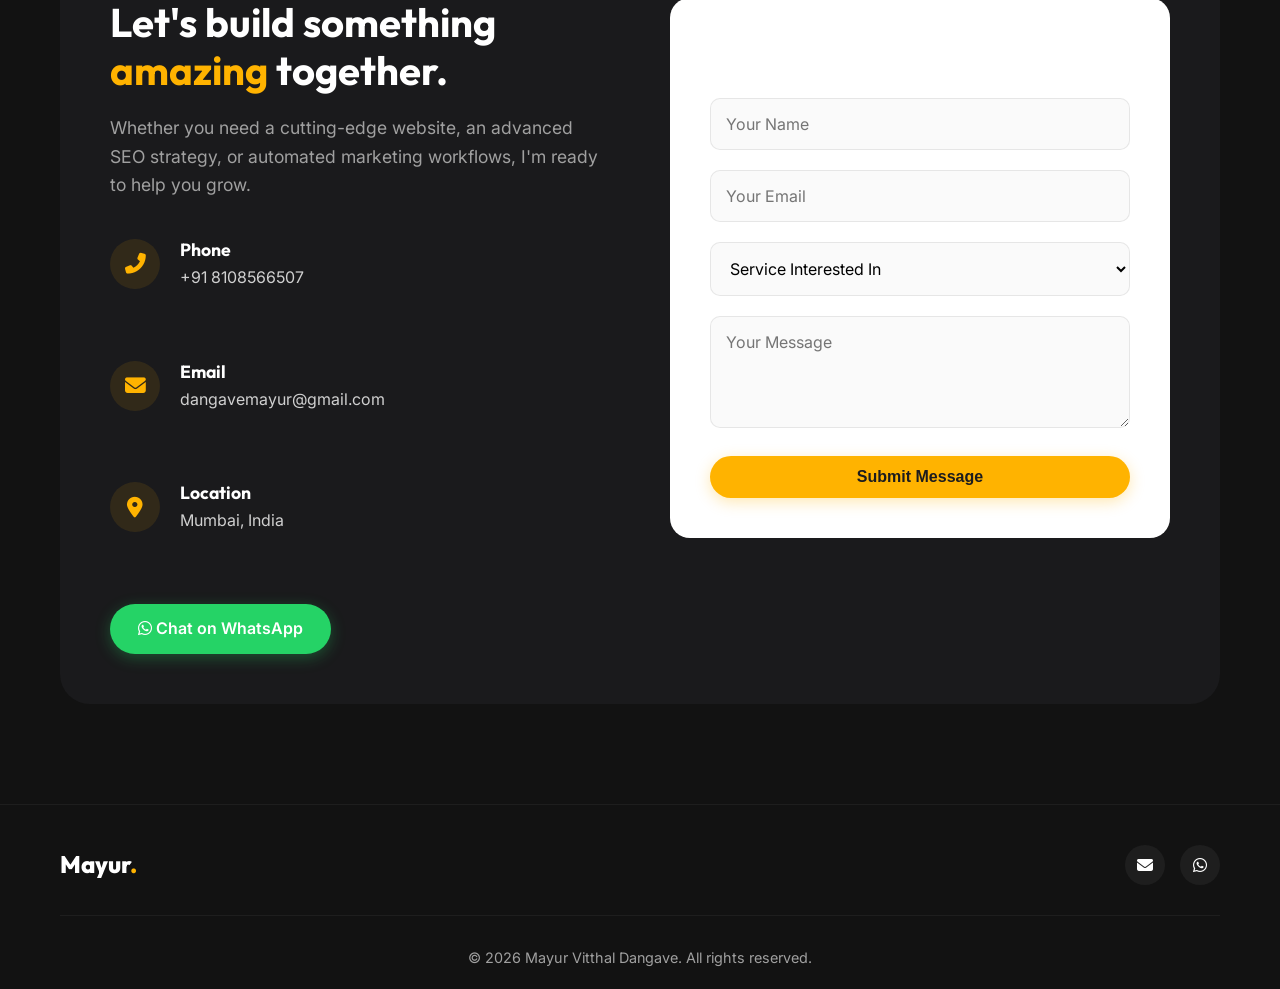
<file: My Website/index.html>
<!DOCTYPE html>
<html lang="en">

<head>
    <meta charset="UTF-8">
    <meta name="viewport" content="width=device-width, initial-scale=1.0">
    <title>Mayur Vitthal Dangave | Portfolio</title>
    <meta name="description" content="Website Developer, SEO & Marketing Automation Specialist based in India.">
    <!-- Google Fonts -->
    <link rel="preconnect" href="https://fonts.googleapis.com">
    <link rel="preconnect" href="https://fonts.gstatic.com" crossorigin>
    <link
        href="https://fonts.googleapis.com/css2?family=Inter:wght@300;400;500;600;700&family=Outfit:wght@400;600;800&display=swap"
        rel="stylesheet">
    <!-- Font Awesome for Icons -->
    <link rel="stylesheet" href="https://cdnjs.cloudflare.com/ajax/libs/font-awesome/6.4.0/css/all.min.css">
    <link rel="stylesheet" href="style.css">
    <!-- Mailchimp -->
    <script id="mcjs">!function(c,h,i,m,p){m=c.createElement(h),p=c.getElementsByTagName(h)[0],m.async=1,m.src=i,p.parentNode.insertBefore(m,p)}(document,"script","https://chimpstatic.com/mcjs-connected/js/users/f3855d22246efde5855459e48/d175ec799abc95fbc021b58ff.js");</script>
</head>

<body>
    <!-- Navigation -->
    <nav class="navbar" id="navbar">
        <div class="container nav-content">
            <a href="#" class="logo">Mayur<span>.</span></a>
            <ul class="nav-links">
                <li><a href="#about">About</a></li>
                <li><a href="#services">Services</a></li>
                <li><a href="#process">Process</a></li>
                <li><a href="#portfolio">Portfolio</a></li>
                <li><a href="#contact" class="btn-primary nav-btn">Hire Me</a></li>
            </ul>
            <div class="hamburger">
                <i class="fas fa-bars"></i>
            </div>
        </div>
    </nav>

    <!-- Hero Section -->
    <section class="hero" id="home">
        <div class="container hero-content">
            <div class="hero-text reveal">
                <p class="greeting">Hello, I'm</p>
                <h1 class="name">Mayur Vitthal Dangave</h1>
                <h2 class="titles">
                    <span class="typewriter">Website Developer & SEO Specialist</span>
                </h2>
                <p class="tagline">Strategy. Content. Growth. Empowering brands with result-driven SEO, semi-automated
                    marketing systems, and high-performance websites.</p>
                <div class="hero-actions">
                    <a href="#portfolio" class="btn-primary">View My Work</a>
                    <a href="#contact" class="btn-secondary">Contact Me</a>
                </div>
                <div class="social-links">
                    <a href="mailto:dangavemayur@gmail.com"><i class="fas fa-envelope"></i></a>
                    <a href="https://wa.me/918108566507" target="_blank"><i class="fab fa-whatsapp"></i></a>
                </div>
            </div>
            <div class="hero-image reveal right">
                <div class="image-wrapper">
                    <!-- Professional placeholder image -->
                    <img src="new-profile.jpg" alt="Mayur Vitthal Dangave" id="profile-img">
                    <div class="floating-badge badge-1">
                        <i class="fas fa-code"></i> Web Dev
                    </div>
                    <div class="floating-badge badge-2">
                        <i class="fas fa-robot"></i> Automation
                    </div>
                </div>
            </div>
        </div>
    </section>

    <!-- About Section -->
    <section class="about section-padding" id="about">
        <div class="container">
            <div class="section-header reveal">
                <h2>About Me</h2>
                <div class="line"></div>
            </div>
            <div class="about-grid">
                <div class="about-text reveal">
                    <h3>Driving Growth through Technology & Strategy</h3>
                    <p>I am a versatile Website Developer, SEO Specialist, and Marketing Automation Executive based in
                        Mumbai, India. My passion lies in creating robust digital ecosystems that don't just look good,
                        but perform exceptionally.</p>
                    <p>With expertise spanning from technical SEO and full-stack web development to highly effective B2B
                        WhatsApp & Email marketing, I build semi-automated marketing systems that drive real business
                        results for logistics, manufacturing, and service industries.</p>
                    <div class="stats-container">
                        <div class="stat-box">
                            <h4>2+</h4>
                            <p>Years Experience</p>
                        </div>
                        <div class="stat-box">
                            <h4>12+</h4>
                            <p>Clients Handled</p>
                        </div>
                        <div class="stat-box">
                            <h4>100%</h4>
                            <p>Client Satisfaction</p>
                        </div>
                    </div>
                </div>
                <div class="about-skills reveal right">
                    <div class="skill-category">
                        <h4><i class="fas fa-laptop-code"></i> Web & SEO</h4>
                        <ul>
                            <li>Frontend & Website Development</li>
                            <li>Technical & On-Page SEO</li>
                            <li>Local SEO & Link Building</li>
                            <li>Graphic Design & Branding</li>
                        </ul>
                    </div>
                    <div class="skill-category">
                        <h4><i class="fas fa-chart-line"></i> Marketing Automation</h4>
                        <ul>
                            <li>B2B WhatsApp Marketing Systems</li>
                            <li>Email Campaign Management</li>
                            <li>Data Segregation & Strategy</li>
                            <li>Semi-Automated Workflows</li>
                        </ul>
                    </div>
                </div>
            </div>
        </div>
    </section>

    <!-- Services Section -->
    <section class="services section-padding bg-light" id="services">
        <div class="container">
            <div class="section-header reveal">
                <h2>My Services</h2>
                <div class="line"></div>
                <p>Comprehensive digital solutions tailored for your business growth.</p>
            </div>
            <div class="services-grid">
                <!-- Service 1 -->
                <div class="service-card reveal">
                    <div class="icon"><i class="fas fa-search"></i></div>
                    <h3>SEO Optimization</h3>
                    <p>Data-driven SEO strategies including On-Page, Off-Page, Technical, and Local SEO to rank your
                        website higher and capture high-intent traffic.</p>
                </div>
                <!-- Service 2 -->
                <div class="service-card reveal">
                    <div class="icon"><i class="fas fa-code"></i></div>
                    <h3>Web Design & Development</h3>
                    <p>Crafting modern, lightning-fast, and responsive websites optimized for conversions and an
                        outstanding user experience.</p>
                </div>
                <!-- Service 3 -->
                <div class="service-card reveal">
                    <div class="icon"><i class="fab fa-whatsapp"></i></div>
                    <h3>WhatsApp Marketing</h3>
                    <p>Creating highly personalized, semi-automated B2B WhatsApp strategies to engage clients directly
                        and shorten sales cycles.</p>
                </div>
                <!-- Service 4 -->
                <div class="service-card reveal">
                    <div class="icon"><i class="fas fa-envelope-open-text"></i></div>
                    <h3>Email Marketing</h3>
                    <p>End-to-end email campaign management from data segregation to optimization, ensuring high
                        deliverability and engagement.</p>
                </div>
            </div>
        </div>
    </section>

    <!-- Process Section -->
    <section class="process section-padding" id="process">
        <div class="container">
            <div class="section-header reveal">
                <h2>My Process</h2>
                <div class="line"></div>
                <p>A proven 5-step methodology for executing successful campaigns.</p>
            </div>
            <div class="timeline">
                <div class="timeline-step reveal">
                    <div class="step-num">01</div>
                    <h4>Strategy</h4>
                    <p>Mapping out objectives and user journeys.</p>
                </div>
                <div class="timeline-step reveal delay-1">
                    <div class="step-num">02</div>
                    <h4>Data Segregation</h4>
                    <p>Organizing data for high targeting precision.</p>
                </div>
                <div class="timeline-step reveal delay-2">
                    <div class="step-num">03</div>
                    <h4>Setup Tool</h4>
                    <p>Configuring the optimal platforms and automations.</p>
                </div>
                <div class="timeline-step reveal delay-3">
                    <div class="step-num">04</div>
                    <h4>Execution</h4>
                    <p>Launching campaigns and deploying active code.</p>
                </div>
                <div class="timeline-step reveal delay-4">
                    <div class="step-num">05</div>
                    <h4>Optimization</h4>
                    <p>Tracking analytics and refining for max ROI.</p>
                </div>
            </div>
        </div>
    </section>

    <!-- Tools & Industries Section -->
    <section class="tools-industries section-padding bg-light" id="tools">
        <div class="container">
            <div class="tools-split reveal">
                <div class="tools-section">
                    <h3>Tools & Platforms</h3>
                    <div class="pill-grid">
                        <span class="pill"><i class="fas fa-envelope"></i> Brevo</span>
                        <span class="pill"><i class="fas fa-envelope"></i> Mailchimp</span>
                        <span class="pill"><i class="fas fa-envelope"></i> Lemlist</span>
                        <span class="pill"><i class="fab fa-whatsapp"></i> Wati</span>
                        <span class="pill"><i class="fab fa-whatsapp"></i> Aisensy</span>
                        <span class="pill"><i class="fab fa-whatsapp"></i> Interakt</span>
                        <span class="pill"><i class="fab fa-wordpress"></i> WordPress</span>
                        <span class="pill"><i class="fab fa-html5"></i> HTML/CSS/JS</span>
                        <span class="pill"><i class="fas fa-chart-bar"></i> Google Analytics</span>
                        <span class="pill"><i class="fas fa-search"></i> Ahrefs/SEMrush</span>
                    </div>
                </div>
                <div class="industries-section">
                    <h3>Industries Served</h3>
                    <div class="icon-grid">
                        <div class="industry-item">
                            <i class="fas fa-truck-loading"></i>
                            <span>Logistics</span>
                        </div>
                        <div class="industry-item">
                            <i class="fas fa-industry"></i>
                            <span>Manufacturing</span>
                        </div>
                        <div class="industry-item">
                            <i class="fas fa-tshirt"></i>
                            <span>Textile</span>
                        </div>
                        <div class="industry-item">
                            <i class="fas fa-building"></i>
                            <span>B2B Services</span>
                        </div>
                    </div>
                </div>
            </div>
        </div>
    </section>

    <!-- Portfolio / Case Studies Section -->
    <section class="portfolio section-padding" id="portfolio">
        <div class="container">
            <div class="section-header reveal">
                <h2>Featured Case Studies</h2>
                <div class="line"></div>
                <p>Real results driven by data, code, and creativity.</p>
            </div>

            <div class="portfolio-filters reveal">
                <button class="filter-btn active" data-filter="all">All</button>
                <button class="filter-btn" data-filter="seo">SEO</button>
                <button class="filter-btn" data-filter="web">Web Dev</button>
                <button class="filter-btn" data-filter="automation">Automation</button>
            </div>

            <div class="portfolio-grid">
                <!-- SEO Item 1 -->
                <div class="portfolio-card reveal" data-category="seo">
                    <div class="card-img"
                        style="background-image: url('https://images.unsplash.com/photo-1460925895917-afdab827c52f?auto=format&fit=crop&q=80&w=600');">
                    </div>
                    <div class="card-content">
                        <span class="category-tag">SEO Client</span>
                        <h3>Novo Excipients</h3>
                        <p>Complete SEO strategy execution resulting in massive organic growth and higher SERP
                            visibility.</p>
                        <a href="novo-excipients.html" class="read-more">Read Case Study <i class="fas fa-arrow-right"></i></a>
                    </div>
                </div>
                <!-- SEO Item 2 -->
                <div class="portfolio-card reveal" data-category="seo">
                    <div class="card-img"
                        style="background-image: url('https://images.unsplash.com/photo-1551288049-bebda4e38f71?auto=format&fit=crop&q=80&w=600');">
                    </div>
                    <div class="card-content">
                        <span class="category-tag">SEO Client</span>
                        <h3>ITPL (IndianOil Total)</h3>
                        <p>Full Q2 SEO & Digital Marketing Scorecard — 72.3% organic share, 1,100+ monthly users, 10k+ LinkedIn followers, GMB & AI Search optimization.</p>
                        <a href="itpl.html" class="read-more">Read Case Study <i class="fas fa-arrow-right"></i></a>
                    </div>
                </div>
                <!-- SEO Item 3 -->
                <div class="portfolio-card reveal" data-category="seo">
                    <div class="card-img"
                        style="background-image: url('https://images.unsplash.com/photo-1432888498266-38ffec3eaf0a?auto=format&fit=crop&q=80&w=600');">
                    </div>
                    <div class="card-content">
                        <span class="category-tag">SEO Client</span>
                        <h3>Dalal Plastics</h3>
                        <p>Improved SEO visibility and website health, doubling the top 3 keywords and increasing engagement.</p>
                        <a href="dalal-plastics-seo.html" class="read-more">Read Case Study <i class="fas fa-arrow-right"></i></a>
                    </div>
                </div>
                <!-- Web Dev Item 1 -->
                <div class="portfolio-card reveal" data-category="web">
                    <div class="card-img"
                        style="background-image: url('https://images.unsplash.com/photo-1498050108023-c5249f4df085?auto=format&fit=crop&q=80&w=600');">
                    </div>
                    <div class="card-content">
                        <span class="category-tag">Web Development</span>
                        <h3>ChoiceUrs</h3>
                        <p>Custom, responsive, and secure website development tailored for optimal user engagement.</p>
                        <a href="https://choiceursofficial.wixsite.com/my-site-3" target="_blank" class="read-more">View Website <i class="fas fa-arrow-right"></i></a>
                    </div>
                </div>
                <!-- Web Dev Item 2 -->
                <div class="portfolio-card reveal" data-category="web">
                    <div class="card-img"
                        style="background-image: url('https://images.unsplash.com/photo-1547658719-da2b51169166?auto=format&fit=crop&q=80&w=600');">
                    </div>
                    <div class="card-content">
                        <span class="category-tag">Web Development</span>
                        <h3>Digirazi</h3>
                        <p>Full stack implementation focusing on sleek UI, modern branding, and lighting-fast load
                            times.</p>
                        <a href="#" class="read-more">View Website <i class="fas fa-arrow-right"></i></a>
                    </div>
                </div>
                <!-- Automation Item 1 (SRD Logistics) -->
                <div class="portfolio-card reveal" data-category="automation">
                    <div class="card-img"
                        style="background-image: url('https://images.unsplash.com/photo-1519003722824-194d4455a60c?auto=format&fit=crop&q=80&w=600');">
                    </div>
                    <div class="card-content">
                        <span class="category-tag">WhatsApp Marketing</span>
                        <h3>SRD Logistics</h3>
                        <p>Managed WhatsApp templates, audience segmentation, and execution to generate high-intent leads with great open rates.</p>
                        <a href="srd-logistics.html" class="read-more">Read Case Study <i class="fas fa-arrow-right"></i></a>
                    </div>
                </div>

                <!-- Automation Item 2 (Dalal Plastics) -->
                <div class="portfolio-card reveal" data-category="automation">
                    <div class="card-img"
                        style="background-image: url('https://images.unsplash.com/photo-1581244277943-fe4a9c777189?auto=format&fit=crop&q=80&w=600');">
                    </div>
                    <div class="card-content">
                        <span class="category-tag">Marketing Automation</span>
                        <h3>Dalal Plastics</h3>
                        <p>Automated B2B outreach and relationship management campaigns creating repeatable growth systems.</p>
                        <a href="dalal-plastics.html" class="read-more">Read Case Study <i class="fas fa-arrow-right"></i></a>
                    </div>
                </div>

                <!-- Automation Item 3 (Novota Thermotech) -->
                <div class="portfolio-card reveal" data-category="automation">
                    <div class="card-img"
                        style="background-image: url('https://images.unsplash.com/photo-1581091226825-a6a2a5aee158?auto=format&fit=crop&q=80&w=600');">
                    </div>
                    <div class="card-content">
                        <span class="category-tag">Email Marketing</span>
                        <h3>Novota Thermotech</h3>
                        <p>Managed email marketing strategy, tool setup, contact segmentation, and templates for enhanced engagement.</p>
                        <a href="novota-thermotech.html" class="read-more">Read Case Study <i class="fas fa-arrow-right"></i></a>
                    </div>
                </div>

                <!-- Automation Item 4 (Alphastar Shipping) -->
                <div class="portfolio-card reveal" data-category="automation">
                    <div class="card-img"
                        style="background-image: url('https://images.unsplash.com/photo-1578575437130-527eed3abbec?auto=format&fit=crop&q=80&w=600');">
                    </div>
                    <div class="card-content">
                        <span class="category-tag">Email Marketing</span>
                        <h3>Alphastar Shipping</h3>
                        <p>Managed Mailchimp email campaigns, contact segmentation, and campaign performance for global logistics.</p>
                        <a href="alphastar-shipping.html" class="read-more">Read Case Study <i class="fas fa-arrow-right"></i></a>
                    </div>
                </div>
            </div>
        </div>
    </section>

    <!-- Testimonials Section -->
    <section class="testimonials section-padding" id="testimonials">
        <div class="container">
            <div class="section-header reveal">
                <h2>Client Testimonial</h2>
                <div class="line"></div>
                <p>What my clients say about my work.</p>
            </div>
            
            <div class="testimonial-container reveal delay-1">
                <div class="testimonial-card">
                    <div class="quote-icon"><i class="fas fa-quote-left"></i></div>
                    <p class="testimonial-text">"I recently got my landing page, and I’m really happy with the results. The design is clean, user-friendly, and perfectly matches my requirements. Everything was delivered on time, and the overall experience was smooth and hassle-free"</p>
                    <div class="testimonial-author">
                        <h4>Ninad Ghole</h4>
                        <a href="https://ninad-ghole.netlify.app/" target="_blank" class="author-link">View Project <i class="fas fa-external-link-alt"></i></a>
                    </div>
                </div>
            </div>
        </div>
    </section>

    <!-- Contact Section -->
    <section class="contact section-padding bg-dark" id="contact">
        <div class="container">
            <div class="contact-wrapper reveal">
                <div class="contact-info">
                    <h2>Let's build something <span class="highlight">amazing</span> together.</h2>
                    <p>Whether you need a cutting-edge website, an advanced SEO strategy, or automated marketing
                        workflows, I'm ready to help you grow.</p>

                    <div class="contact-details">
                        <div class="contact-item">
                            <i class="fas fa-phone-alt"></i>
                            <div>
                                <h4>Phone</h4>
                                <p><a href="tel:+918108566507">+91 8108566507</a></p>
                            </div>
                        </div>
                        <div class="contact-item">
                            <i class="fas fa-envelope"></i>
                            <div>
                                <h4>Email</h4>
                                <p><a href="mailto:dangavemayur@gmail.com">dangavemayur@gmail.com</a></p>
                            </div>
                        </div>
                        <div class="contact-item">
                            <i class="fas fa-map-marker-alt"></i>
                            <div>
                                <h4>Location</h4>
                                <p>Mumbai, India</p>
                            </div>
                        </div>
                    </div>

                    <div class="cta-buttons mt-4">
                        <a href="https://wa.me/918108566507" target="_blank" class="btn-primary whatsapp-btn">
                            <i class="fab fa-whatsapp"></i> Chat on WhatsApp
                        </a>
                    </div>
                </div>

                <div class="contact-form-container">
                    <form class="contact-form" id="contactForm">
                        <div id="thankYouMessage" style="display: none; background: #e8f5e9; color: #2e7d32; padding: 15px; border-radius: 8px; margin-bottom: 20px; text-align: center; border: 1px solid #c8e6c9; font-weight: 500;">
                            <i class="fas fa-check-circle"></i> Thank you! Your message has been sent successfully.
                        </div>
                        <h3>Send a Message</h3>
                        <div class="form-group">
                            <input type="text" id="waName" placeholder="Your Name" required>
                        </div>
                        <div class="form-group">
                            <input type="email" id="waEmail" placeholder="Your Email" required>
                        </div>
                        <div class="form-group">
                            <select id="waService" required>
                                <option value="" disabled selected>Service Interested In</option>
                                <option value="web">Web Development</option>
                                <option value="seo">SEO Optimization</option>
                                <option value="automation">Marketing Automation</option>
                                <option value="other">Other / Consultation</option>
                            </select>
                        </div>
                        <div class="form-group">
                            <textarea rows="4" id="waMessage" placeholder="Your Message" required></textarea>
                        </div>
                        <button type="submit" class="btn-primary" style="width: 100%;">Submit Message</button>
                    </form>

                    <script>
                        const contactForm = document.getElementById('contactForm');
                        contactForm.addEventListener('submit', function(e) {
                            e.preventDefault(); // Prevent page reload
                            
                            // Visual button feedback
                            const btn = contactForm.querySelector('button');
                            btn.innerHTML = 'Sending...';
                            btn.disabled = true;

                            // Send data SILENTLY to Email using fetch AJAX
                            fetch("https://formsubmit.co/ajax/mdangave@gmail.com", {
                                method: "POST",
                                headers: { 
                                    'Content-Type': 'application/json',
                                    'Accept': 'application/json'
                                },
                                body: JSON.stringify({
                                    Name: document.getElementById('waName').value,
                                    Email: document.getElementById('waEmail').value,
                                    Service: document.getElementById('waService').value,
                                    Message: document.getElementById('waMessage').value,
                                    _subject: "New Inquiry from Portfolio Website!",
                                    _captcha: "false" 
                                })
                            })
                            .then(response => {
                                // Once the request hits FormSubmit, we reset the form immediately
                                // This prevents any JSON parsing errors from freezing the button
                                document.getElementById('thankYouMessage').style.display = 'block';
                                
                                contactForm.reset();
                                btn.innerHTML = 'Submit Message';
                                btn.disabled = false;
                                
                                // Hide the thank you message after a few seconds
                                setTimeout(() => {
                                    document.getElementById('thankYouMessage').style.display = 'none';
                                }, 8000);
                            })
                            .catch(error => {
                                console.error("Error sending message:", error);
                                // Fallback just in case
                                document.getElementById('thankYouMessage').style.display = 'block';
                                contactForm.reset();
                                btn.innerHTML = 'Submit Message';
                                btn.disabled = false;
                            });
                        });
                    </script>
                </div>
            </div>
        </div>
    </section>

    <!-- Footer -->
    <footer>
        <div class="container">
            <div class="footer-content">
                <div class="footer-logo">Mayur<span>.</span></div>
                <div class="footer-socials">
                    <a href="mailto:dangavemayur@gmail.com"><i class="fas fa-envelope"></i></a>
                    <a href="https://wa.me/918108566507"><i class="fab fa-whatsapp"></i></a>
                </div>
            </div>
            <div class="footer-bottom">
                <p>&copy; <span id="year"></span> Mayur Vitthal Dangave. All rights reserved.</p>
            </div>
        </div>
    </footer>

    <script src="script.js"></script>
</body>

</html>
</file>
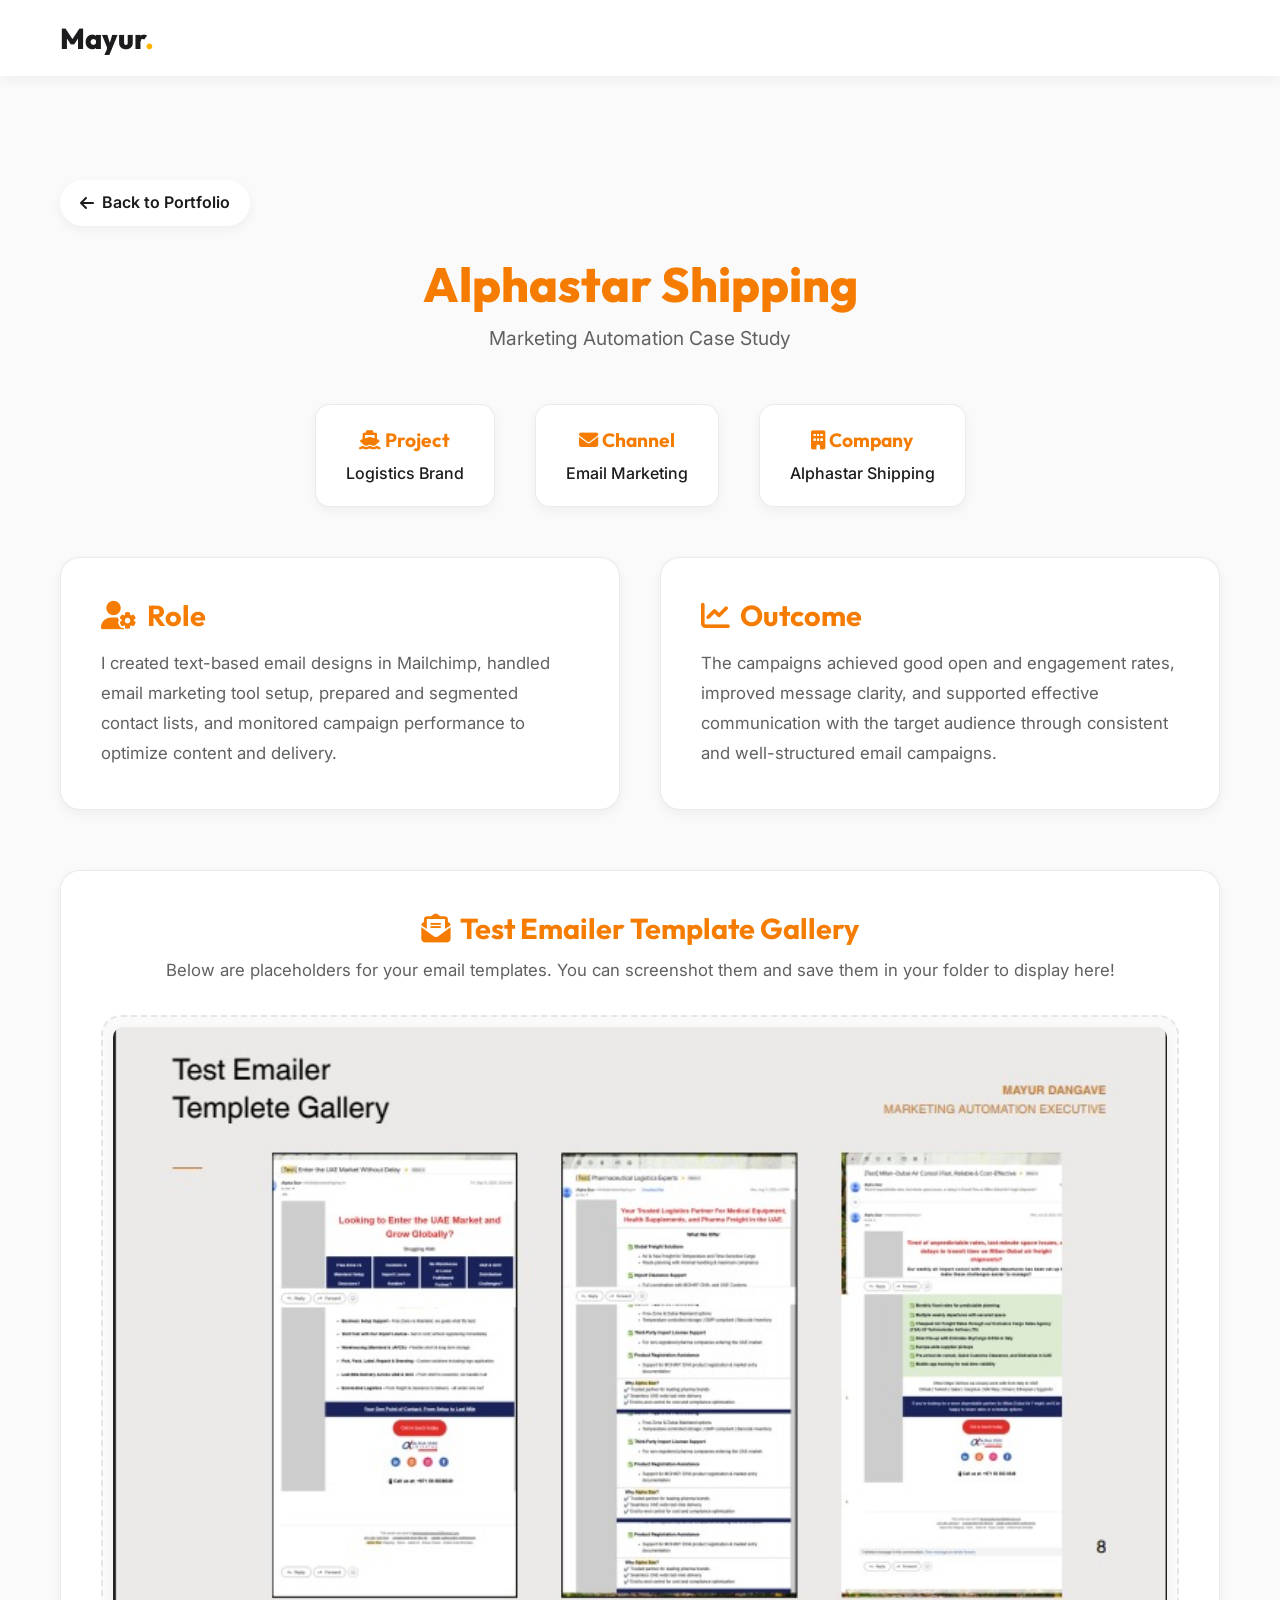
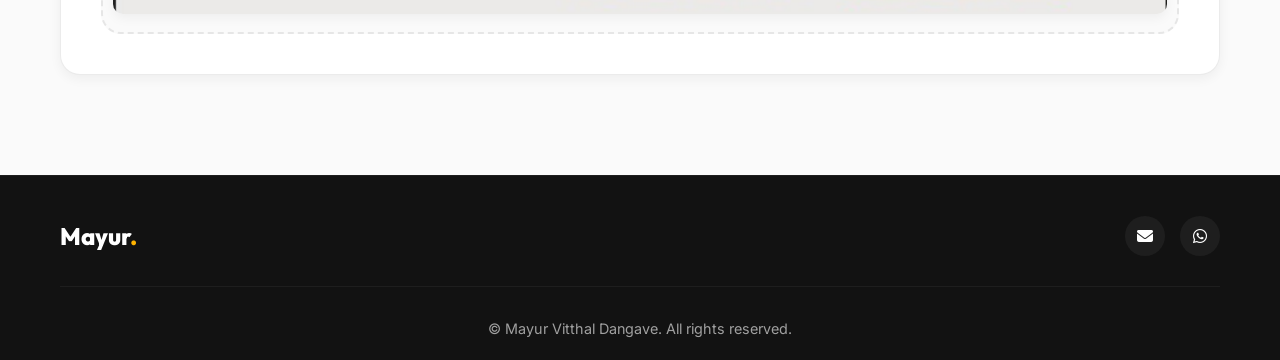
<file: alphastar-shipping.html>
<!DOCTYPE html>
<html lang="en">
<head>
    <meta charset="UTF-8">
    <meta name="viewport" content="width=device-width, initial-scale=1.0">
    <title>Alphastar Shipping Case Study | Mayur Dangave</title>
    <!-- Google Fonts -->
    <link rel="preconnect" href="https://fonts.googleapis.com">
    <link rel="preconnect" href="https://fonts.gstatic.com" crossorigin>
    <link href="https://fonts.googleapis.com/css2?family=Inter:wght@300;400;500;600;700&family=Outfit:wght@400;600;800&display=swap" rel="stylesheet">
    <!-- Font Awesome for Icons -->
    <link rel="stylesheet" href="https://cdnjs.cloudflare.com/ajax/libs/font-awesome/6.4.0/css/all.min.css">
    <link rel="stylesheet" href="style.css">
    <style>
        .case-header {
            text-align: center;
            margin-bottom: 50px;
        }
        .case-header h1 {
            font-size: 3rem;
            color: var(--primary-dark);
            margin-bottom: 10px;
            font-family: var(--font-heading);
            font-weight: 800;
        }
        .case-meta {
            display: flex;
            justify-content: center;
            gap: 40px;
            margin-bottom: 50px;
            flex-wrap: wrap;
        }
        .meta-item {
            text-align: center;
            background: var(--surface);
            padding: 20px 30px;
            border-radius: 15px;
            box-shadow: var(--shadow-sm);
            border: 1px solid var(--border);
        }
        .meta-item strong {
            display: block;
            color: var(--primary-dark);
            font-family: var(--font-heading);
            font-size: 1.2rem;
            margin-bottom: 5px;
        }
        .meta-item span {
            color: var(--text-main);
            font-weight: 500;
        }
        .case-body {
            display: grid;
            grid-template-columns: 1fr 1fr;
            gap: 40px;
            margin-bottom: 60px;
        }
        @media (max-width: 768px) {
            .case-body {
                grid-template-columns: 1fr;
                gap: 20px;
                margin-bottom: 40px;
            }
            .case-section {
                padding: 25px;
            }
        }
        .case-section {
            background: var(--surface);
            padding: 40px;
            border-radius: 20px;
            box-shadow: var(--shadow-sm);
            border: 1px solid var(--border);
        }
        .case-section h3 {
            font-size: 1.8rem;
            margin-bottom: 15px;
            color: var(--primary-dark);
            display: flex;
            align-items: center;
            gap: 10px;
        }
        .case-section p {
            font-size: 1.05rem;
            color: var(--text-muted);
            line-height: 1.8;
        }
        .gallery-container {
            display: grid;
            grid-template-columns: repeat(auto-fit, minmax(250px, 1fr));
            gap: 20px;
            margin-top: 30px;
        }
        .gallery-item {
            background: var(--bg-color);
            border: 2px dashed var(--border);
            border-radius: 20px;
            padding: 40px 20px;
            text-align: center;
            color: var(--text-muted);
            transition: var(--transition);
        }
        .gallery-item:hover {
            border-color: var(--primary);
            background: var(--surface);
        }
        .back-btn {
            display: inline-flex;
            align-items: center;
            gap: 8px;
            margin-bottom: 30px;
            color: var(--text-main);
            font-weight: 600;
            padding: 10px 20px;
            background: var(--surface);
            border-radius: 50px;
            box-shadow: var(--shadow-sm);
            transition: var(--transition);
        }
        .back-btn:hover {
            background: var(--primary);
            color: #1C1C1E;
            transform: translateY(-2px);
        }
    </style>
    <!-- Mailchimp -->
    <script id="mcjs">!function(c,h,i,m,p){m=c.createElement(h),p=c.getElementsByTagName(h)[0],m.async=1,m.src=i,p.parentNode.insertBefore(m,p)}(document,"script","https://chimpstatic.com/mcjs-connected/js/users/f3855d22246efde5855459e48/d175ec799abc95fbc021b58ff.js");</script>
</head>
<body style="background-color: var(--bg-color);">
    <!-- Navigation -->
    <nav class="navbar" style="background: rgba(255, 255, 255, 0.95); box-shadow: var(--shadow-sm); padding: 15px 0;">
        <div class="container nav-content">
            <a href="index.html" class="logo">Mayur<span>.</span></a>
        </div>
    </nav>

    <!-- Case Study Section -->
    <section class="section-padding" style="margin-top: 80px;">
        <div class="container">
            <a href="index.html#portfolio" class="back-btn"><i class="fas fa-arrow-left"></i> Back to Portfolio</a>
            
            <div class="case-header">
                <h1>Alphastar Shipping</h1>
                <p style="font-size: 1.2rem; color: var(--text-muted);">Marketing Automation Case Study</p>
            </div>

            <div class="case-meta">
                <div class="meta-item">
                    <strong><i class="fas fa-ship"></i> Project</strong>
                    <span>Logistics Brand</span>
                </div>
                <div class="meta-item">
                    <strong><i class="fas fa-envelope"></i> Channel</strong>
                    <span>Email Marketing</span>
                </div>
                <div class="meta-item">
                    <strong><i class="fas fa-building"></i> Company</strong>
                    <span>Alphastar Shipping</span>
                </div>
            </div>



            <div class="case-body">
                <div class="case-section">
                    <h3><i class="fas fa-user-cog"></i> Role</h3>
                    <p>I created text-based email designs in Mailchimp, handled email marketing tool setup, prepared and segmented contact lists, and monitored campaign performance to optimize content and delivery.</p>
                </div>
                <div class="case-section">
                    <h3><i class="fas fa-chart-line"></i> Outcome</h3>
                    <p>The campaigns achieved good open and engagement rates, improved message clarity, and supported effective communication with the target audience through consistent and well-structured email campaigns.</p>
                </div>
            </div>

            <div class="case-section">
                <h3 style="text-align: center; justify-content: center; margin-bottom: 10px;"><i class="fas fa-envelope-open-text"></i> Test Emailer Template Gallery</h3>
                <p style="text-align: center; margin-bottom: 30px;">Below are placeholders for your email templates. You can screenshot them and save them in your folder to display here!</p>
                
                <div class="gallery-container">

                    <div class="gallery-item" style="padding: 10px;">
                        <img src="Alphastar-ss-2.png" alt="Template 2" style="width: 100%; border-radius: 10px; box-shadow: var(--shadow-sm);">
                    </div>
                </div>
            </div>
        </div>
    </section>

    <!-- Footer -->
    <footer>
        <div class="container">
            <div class="footer-content">
                <div class="footer-logo">Mayur<span>.</span></div>
                <div class="footer-socials">
                    <a href="mailto:dangavemayur@gmail.com"><i class="fas fa-envelope"></i></a>
                    <a href="https://wa.me/918108566507"><i class="fab fa-whatsapp"></i></a>
                </div>
            </div>
            <div class="footer-bottom">
                <p>&copy; <span id="year"></span> Mayur Vitthal Dangave. All rights reserved.</p>
            </div>
        </div>
    </footer>
</body>
</html>
</file>
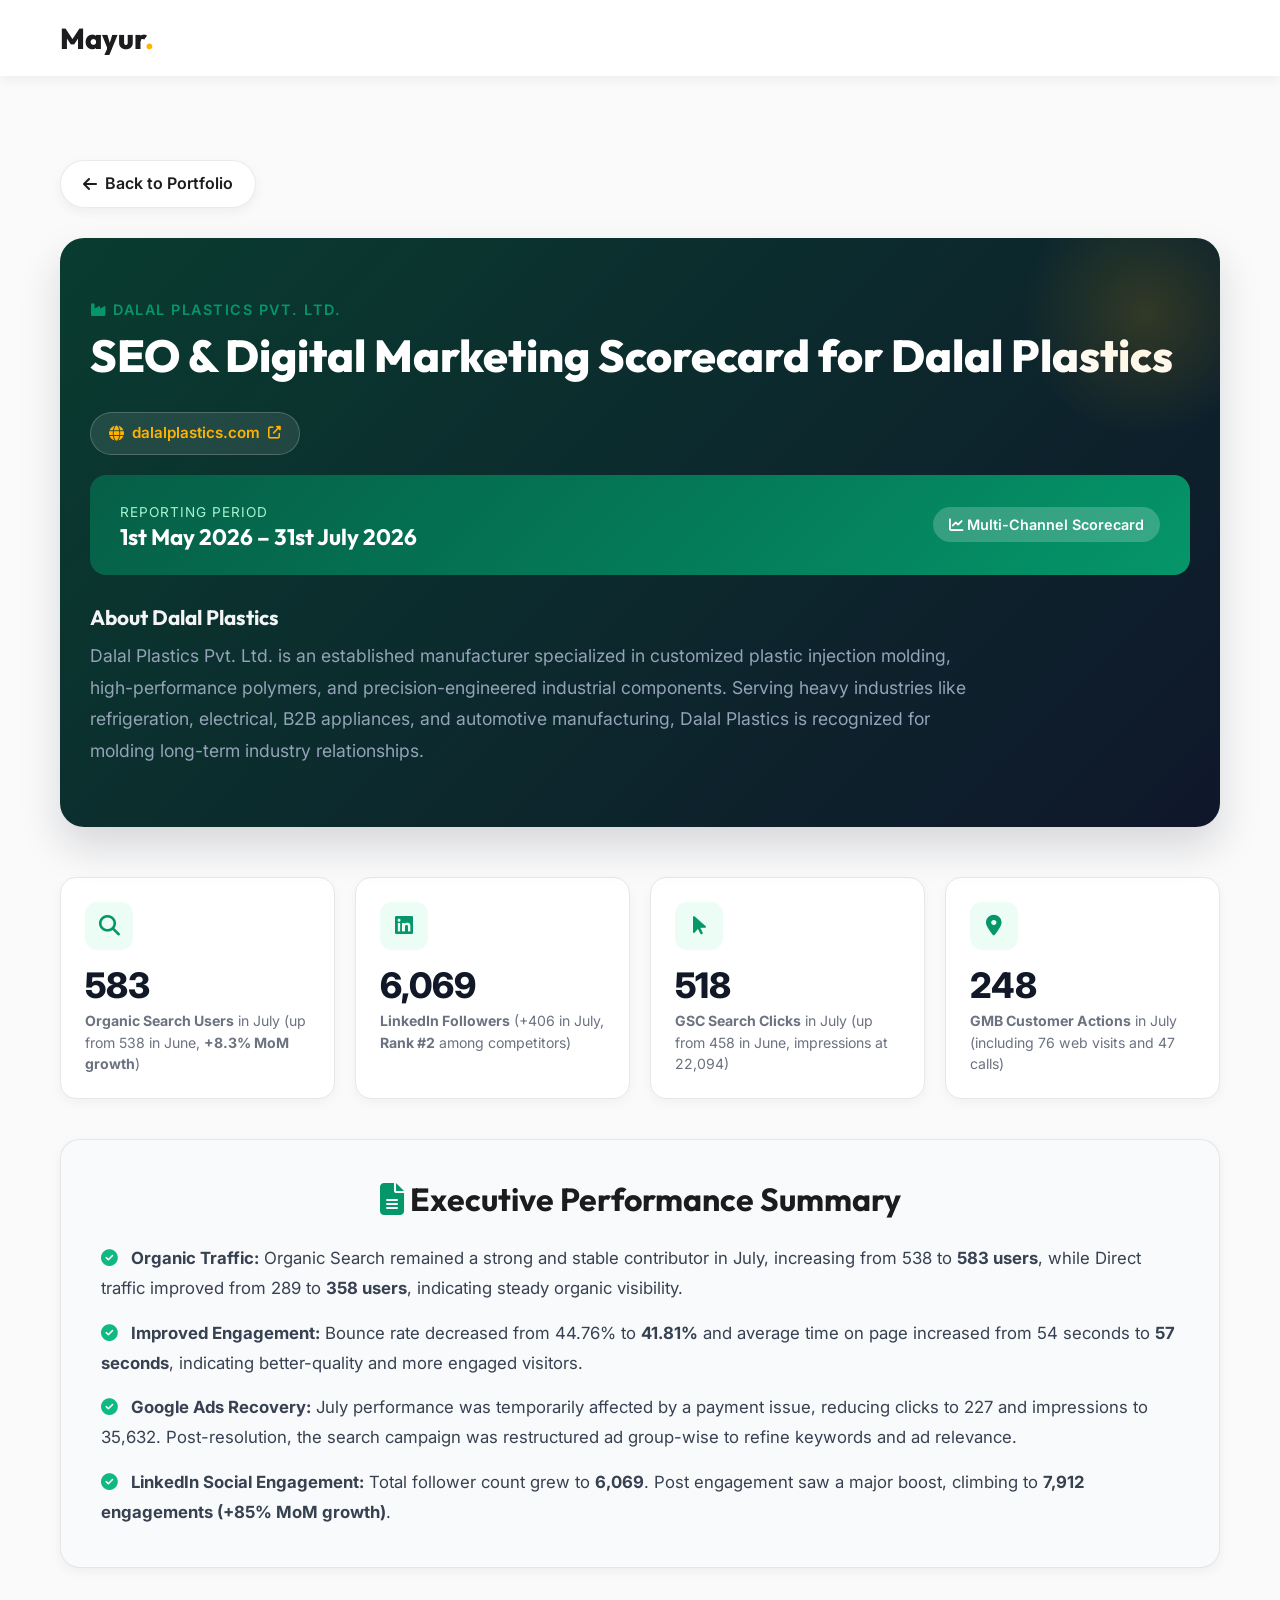
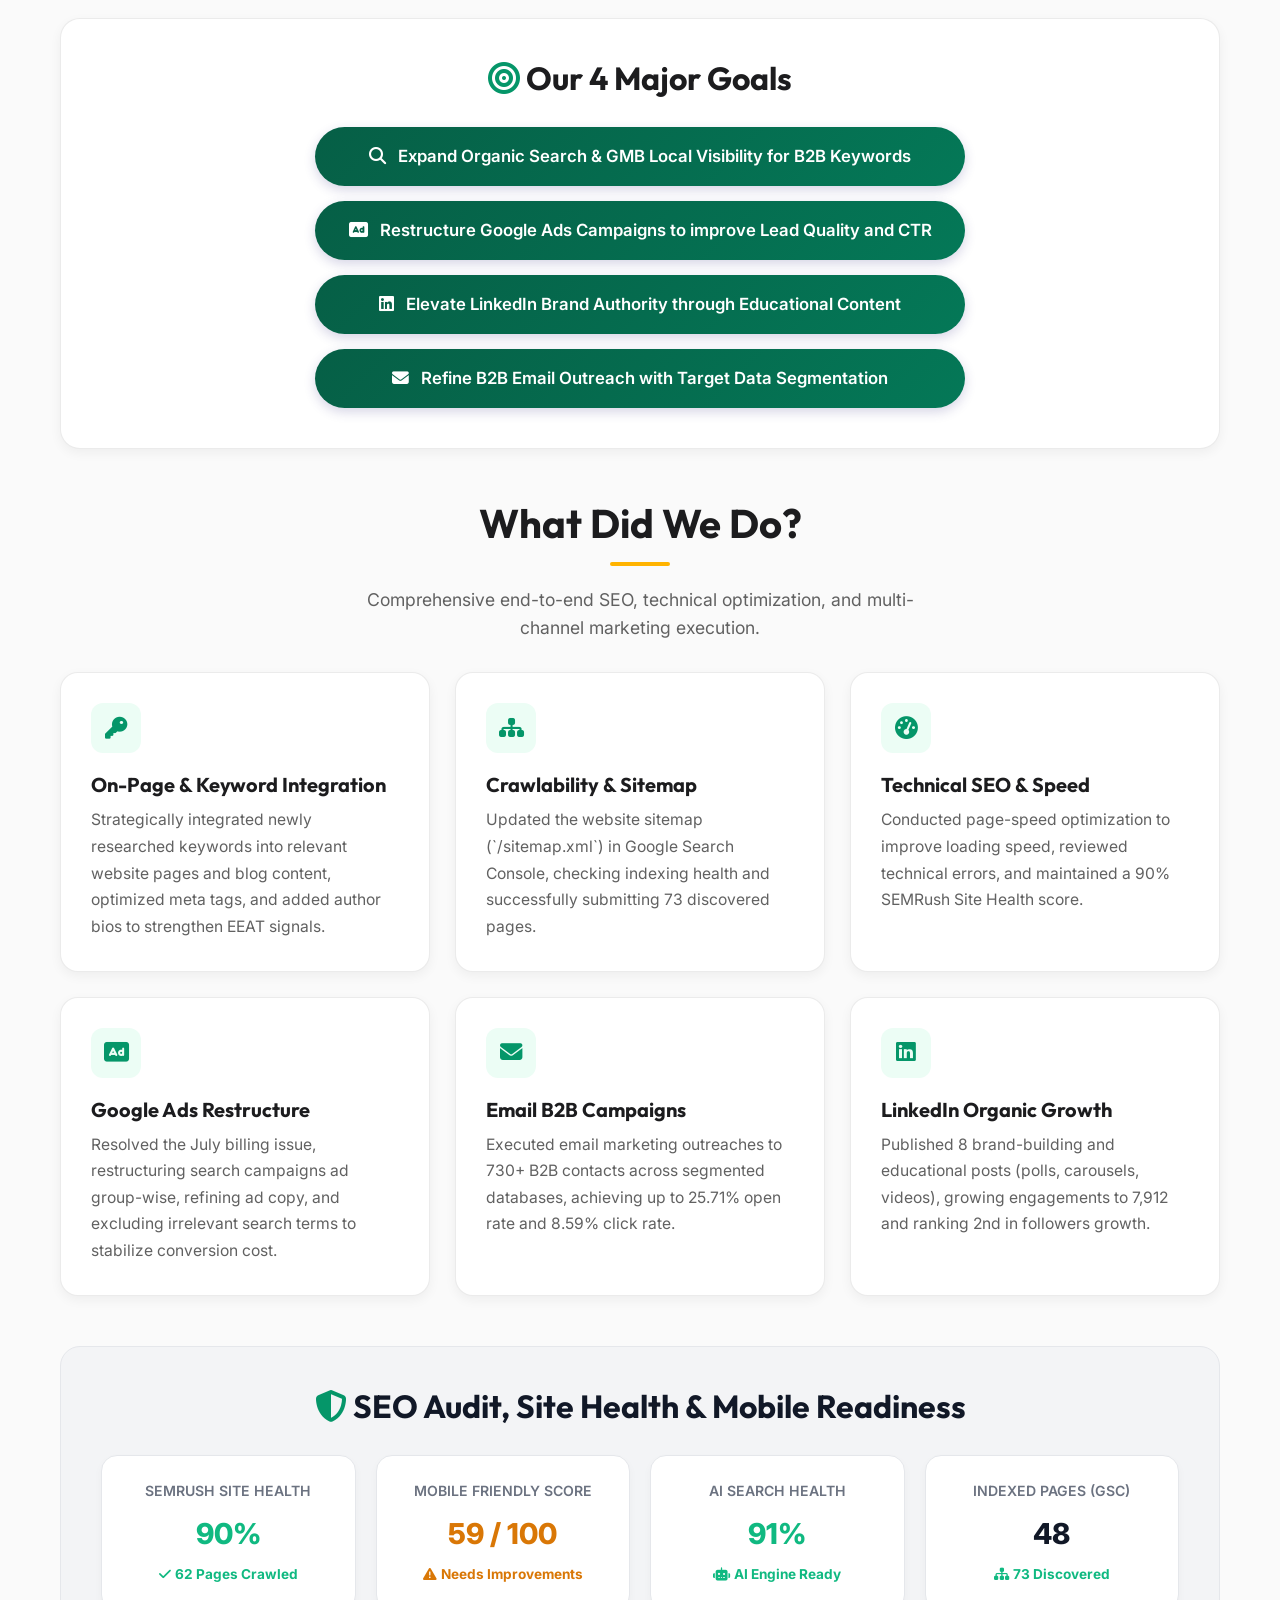
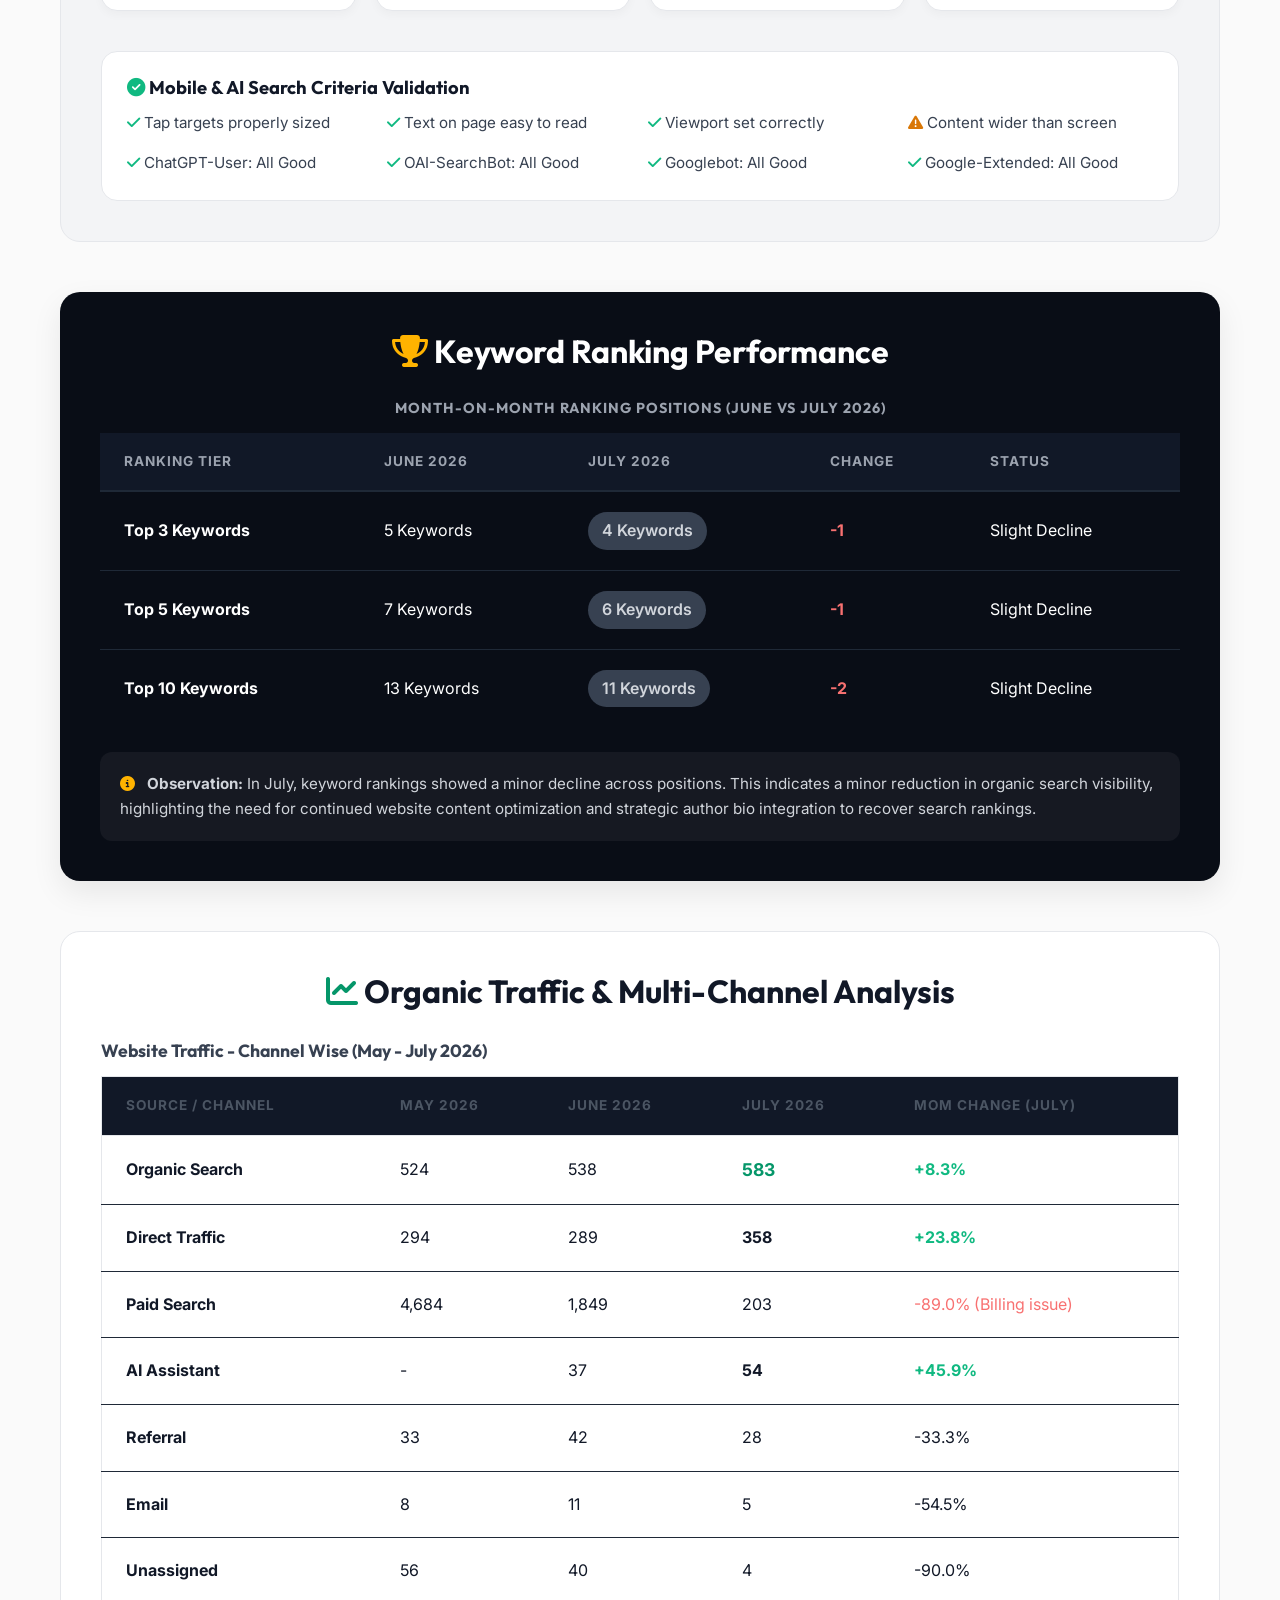
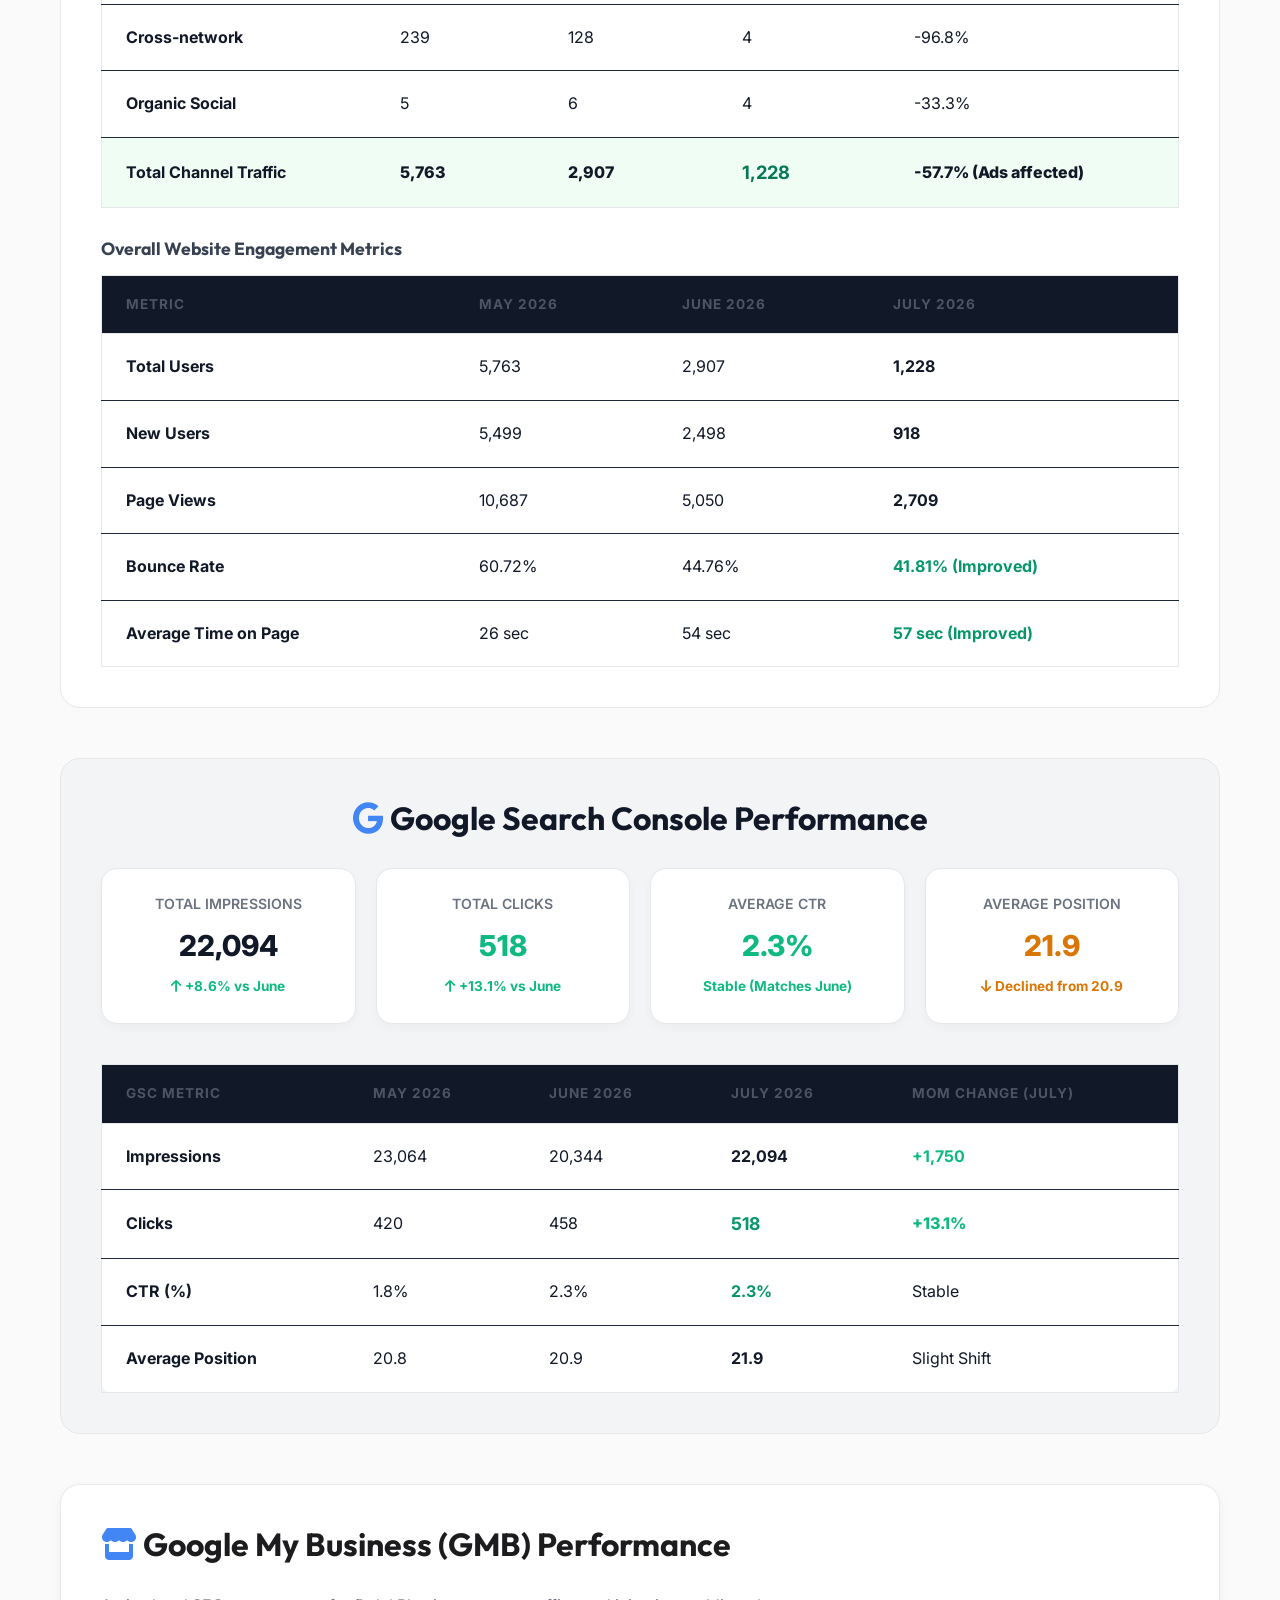
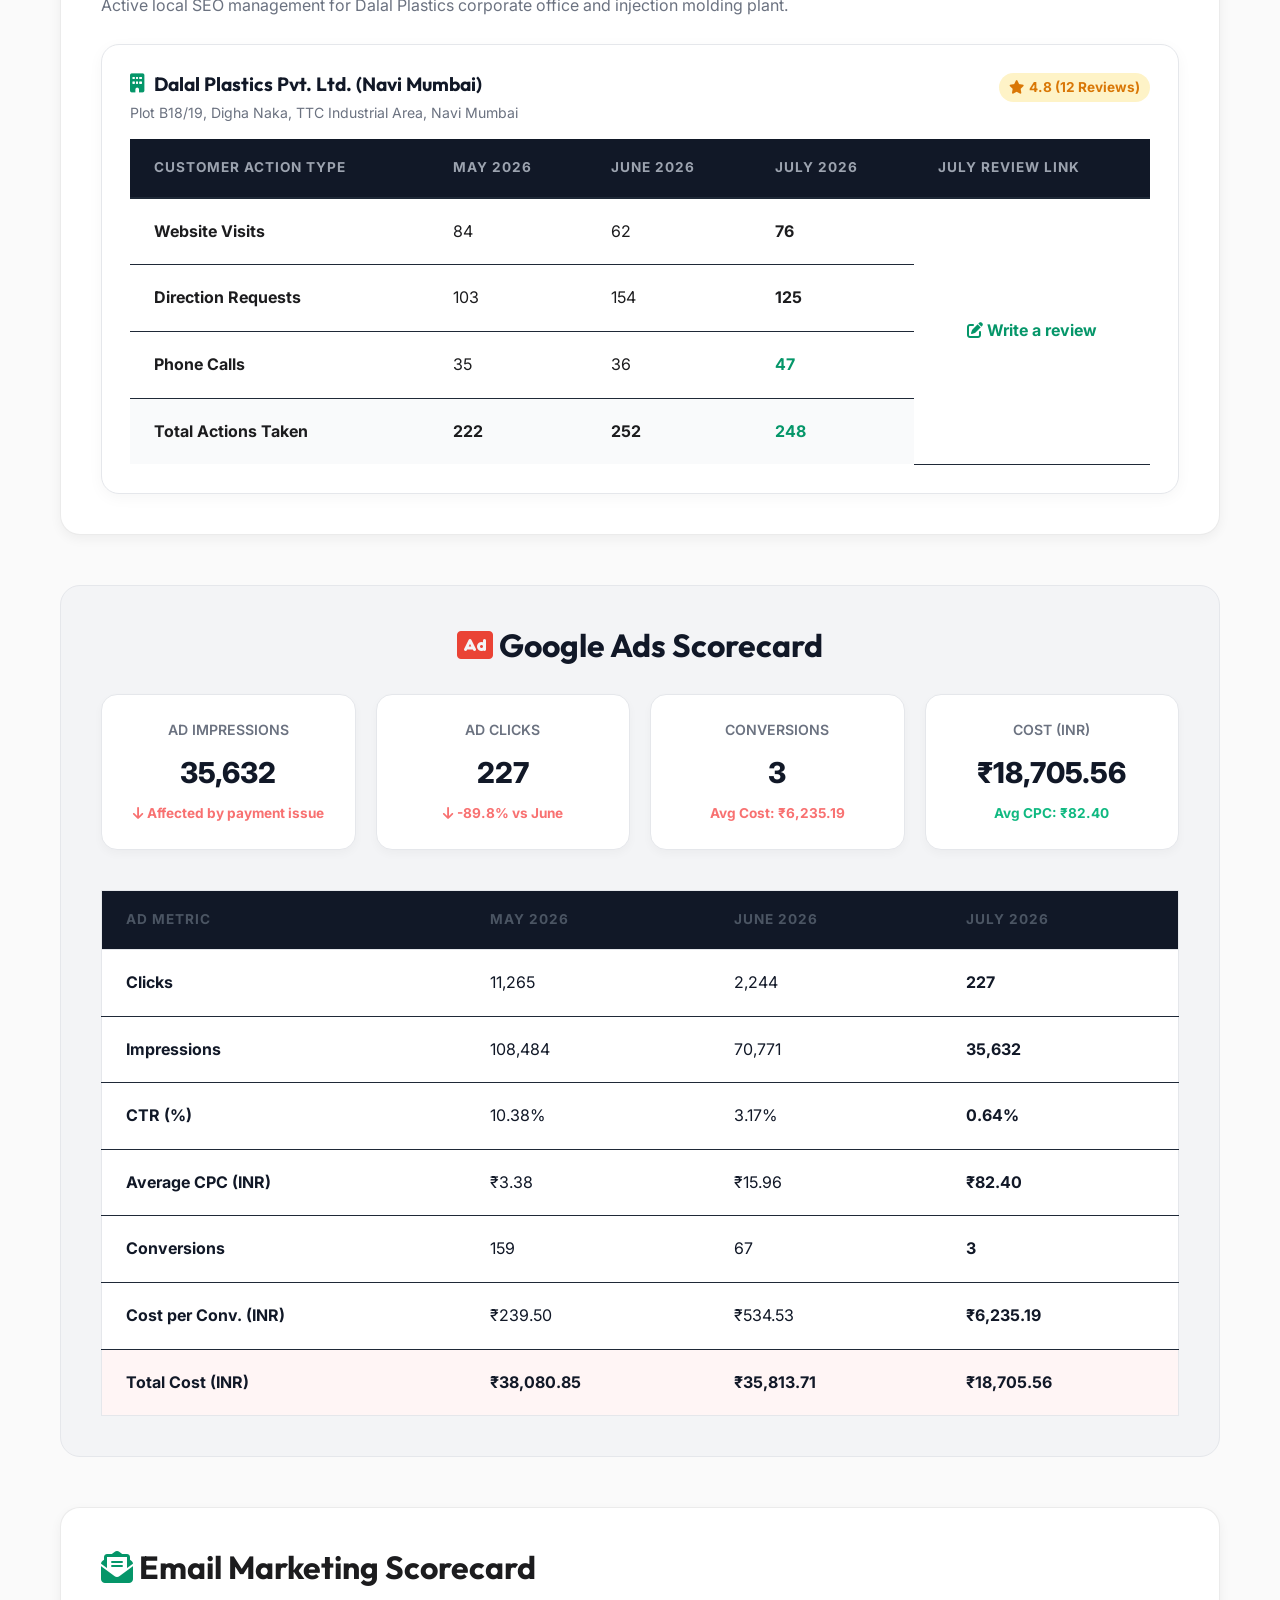
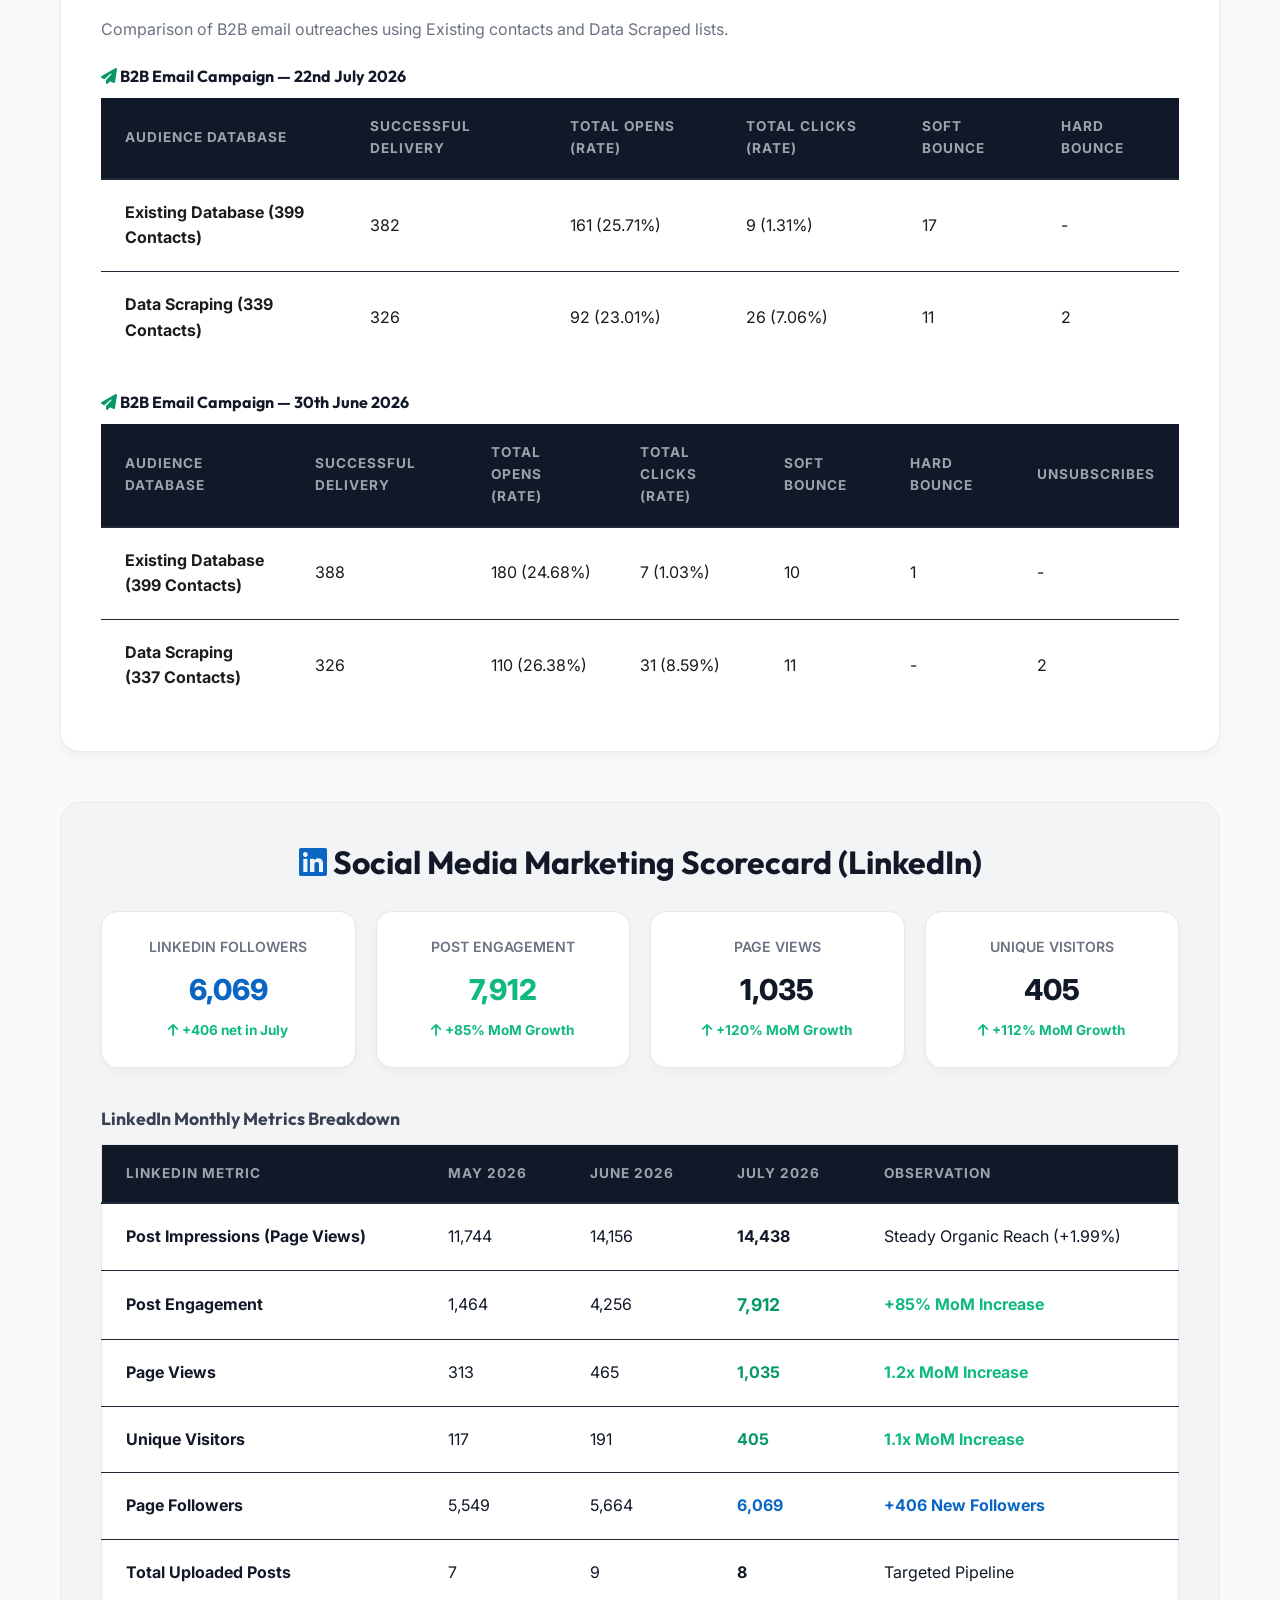
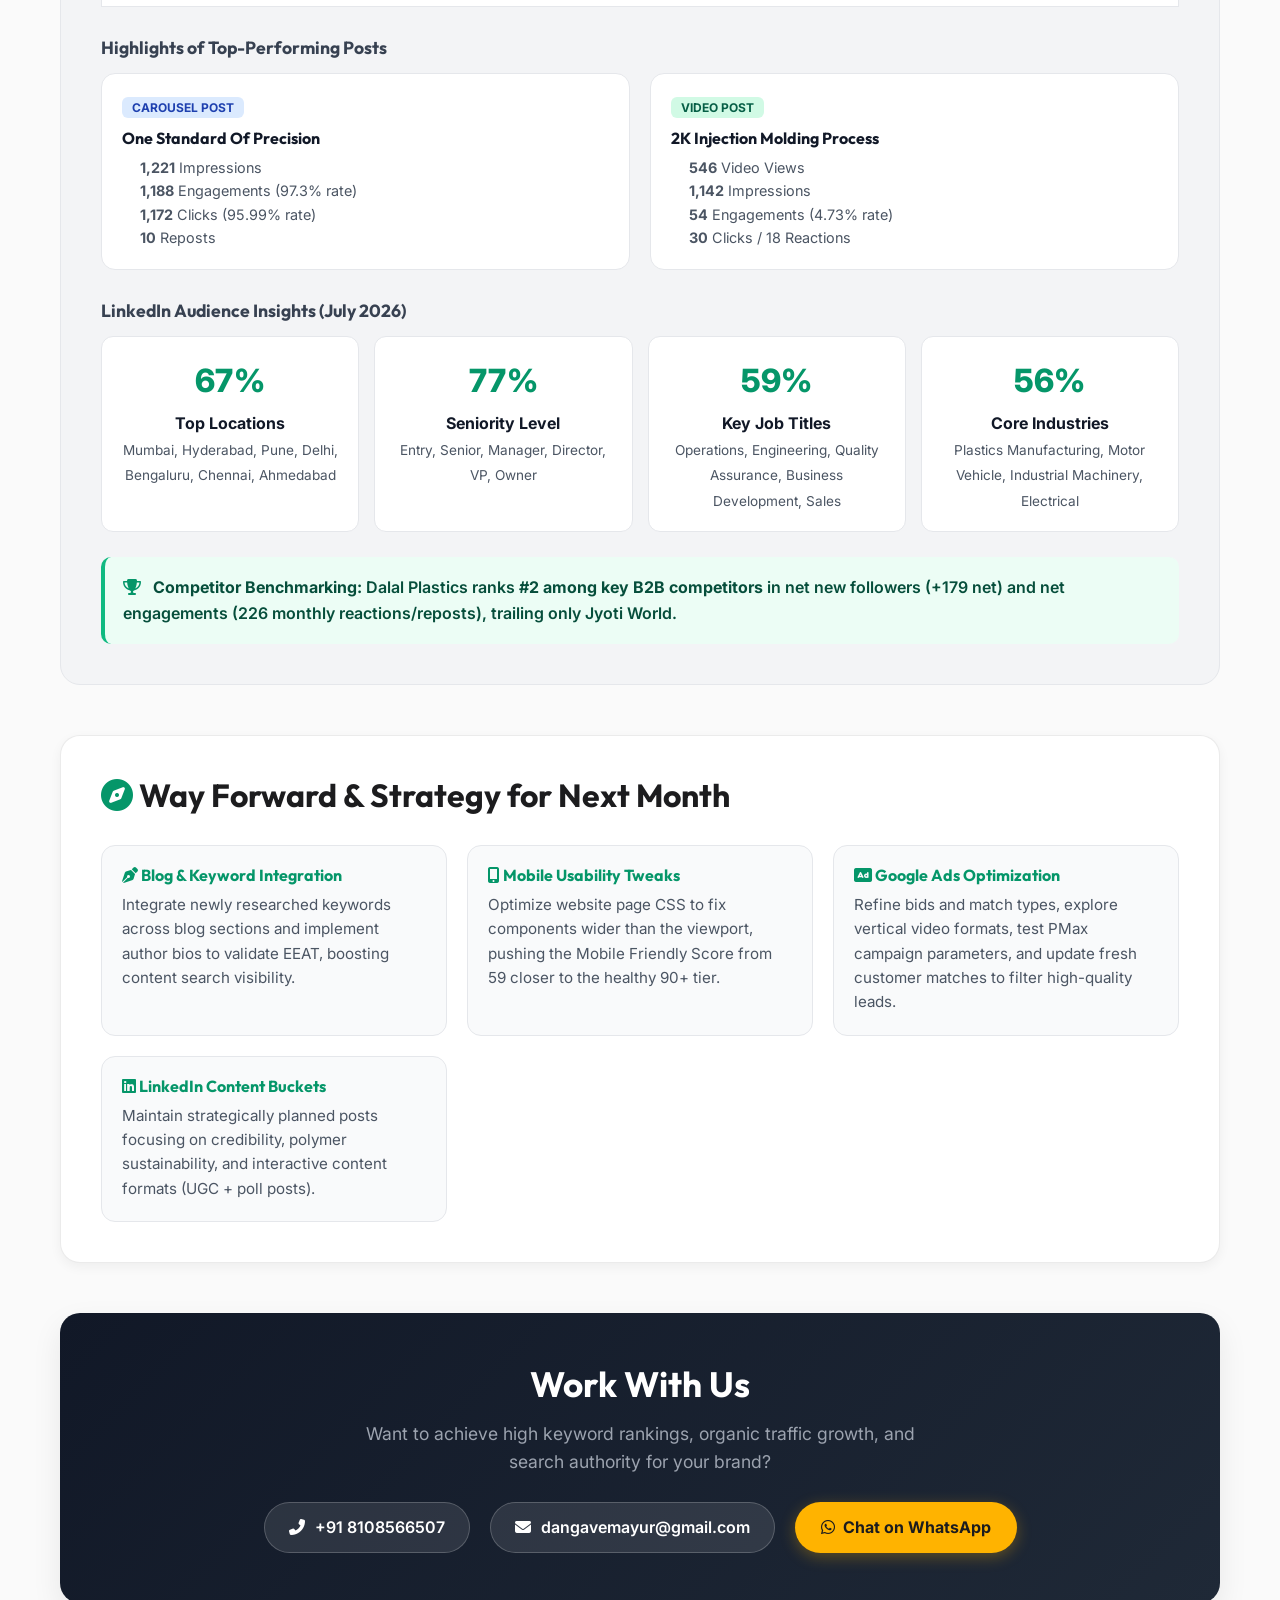
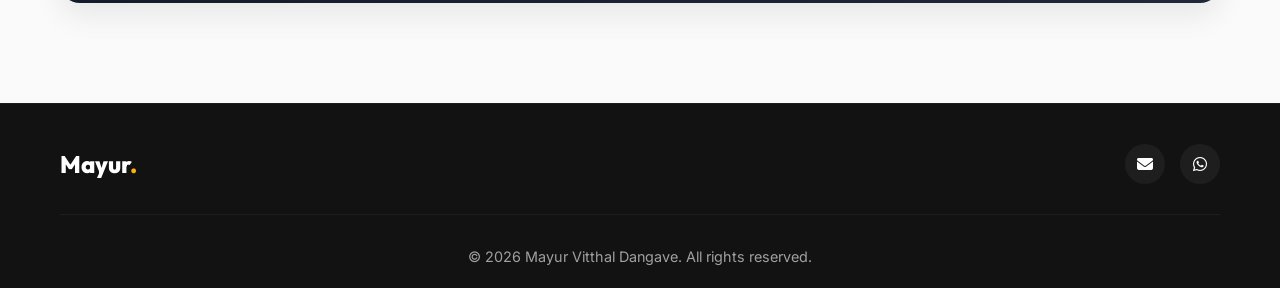
<file: dalal-plastics-seo.html>
<!DOCTYPE html>
<html lang="en">
<head>
    <meta charset="UTF-8">
    <meta name="viewport" content="width=device-width, initial-scale=1.0">
    <title>SEO & Digital Marketing Scorecard on Dalal Plastics | Case Study | Mayur Dangave</title>
    <meta name="description" content="SEO & Digital Marketing Case Study for Dalal Plastics Pvt. Ltd. Details on keyword ranking, technical health audits, LinkedIn stats, Google Ads restructuring, and email marketing databases.">
    <!-- Google Fonts -->
    <link rel="preconnect" href="https://fonts.googleapis.com">
    <link rel="preconnect" href="https://fonts.gstatic.com" crossorigin>
    <link href="https://fonts.googleapis.com/css2?family=Inter:wght@300;400;500;600;700;800&family=Outfit:wght@400;600;800&display=swap" rel="stylesheet">
    <!-- Font Awesome for Icons -->
    <link rel="stylesheet" href="https://cdnjs.cloudflare.com/ajax/libs/font-awesome/6.4.0/css/all.min.css">
    <link rel="stylesheet" href="style.css">
    <style>
        .back-btn { 
            display: inline-flex; 
            align-items: center; 
            gap: 8px; 
            margin-bottom: 30px; 
            color: var(--text-main); 
            font-weight: 600; 
            padding: 10px 22px; 
            background: var(--surface); 
            border-radius: 50px; 
            box-shadow: var(--shadow-sm); 
            border: 1px solid var(--border);
            transition: var(--transition); 
        }
        .back-btn:hover { 
            background: var(--primary); 
            color: #1C1C1E; 
            transform: translateY(-2px); 
        }
        .brand-subtext {
            color: #059669;
            font-weight: 600;
            text-transform: uppercase;
            letter-spacing: 1.5px;
            font-size: 0.9rem;
            margin-bottom: 8px;
            display: block;
        }
        .cta-banner {
            background: linear-gradient(135deg, #111827 0%, #1F2937 100%);
            color: #FFFFFF;
            padding: 50px 30px;
            border-radius: 20px;
            text-align: center;
            margin-top: 50px;
            box-shadow: var(--shadow-md);
        }
        .cta-banner h2 {
            color: #FFFFFF;
            font-size: 2.2rem;
            margin-bottom: 15px;
        }
        .cta-banner p {
            color: #9CA3AF;
            font-size: 1.1rem;
            margin-bottom: 25px;
            max-width: 600px;
            margin-left: auto;
            margin-right: auto;
        }
        .cta-actions {
            display: flex;
            justify-content: center;
            gap: 20px;
            flex-wrap: wrap;
        }
        .contact-pill {
            display: inline-flex;
            align-items: center;
            gap: 10px;
            background: rgba(255, 255, 255, 0.1);
            color: #FFFFFF;
            padding: 12px 24px;
            border-radius: 50px;
            border: 1px solid rgba(255, 255, 255, 0.2);
            font-weight: 600;
            transition: var(--transition);
        }
        .contact-pill:hover {
            background: var(--primary);
            color: #1C1C1E;
            transform: translateY(-2px);
        }
        .data-section-title {
            font-size: 1.8rem;
            color: #111827;
            margin-bottom: 20px;
            display: flex;
            align-items: center;
            gap: 12px;
        }
    </style>
</head>
<body style="background-color: var(--bg-color);">
    <!-- Navigation -->
    <nav class="navbar" style="background: rgba(255, 255, 255, 0.95); box-shadow: var(--shadow-sm); padding: 15px 0;">
        <div class="container nav-content">
            <a href="index.html" class="logo">Mayur<span>.</span></a>
        </div>
    </nav>

    <!-- Case Study Main Container -->
    <section class="section-padding" style="margin-top: 60px;">
        <div class="container">
            <a href="index.html#portfolio" class="back-btn"><i class="fas fa-arrow-left"></i> Back to Portfolio</a>
            
            <!-- Hero & About Section -->
            <div class="case-study-hero" style="background: linear-gradient(135deg, #093c30 0%, #0F172A 100%);">
                <div class="case-hero-top">
                    <div>
                        <span class="brand-subtext"><i class="fas fa-industry"></i> Dalal Plastics Pvt. Ltd.</span>
                        <h1>SEO & Digital Marketing Scorecard for Dalal Plastics</h1>
                    </div>
                    <a href="http://www.dalalplastics.com" target="_blank" class="project-url-badge">
                        <i class="fas fa-globe"></i> dalalplastics.com <i class="fas fa-external-link-alt" style="font-size: 0.8rem;"></i>
                    </a>
                </div>
                
                <div class="scorecard-banner">
                    <div>
                        <span style="font-size: 0.85rem; text-transform: uppercase; letter-spacing: 1px; color: #A7F3D0;">Reporting Period</span>
                        <h3 style="margin: 0; color: #FFFFFF; font-size: 1.4rem;">1st May 2026 – 31st July 2026</h3>
                    </div>
                    <span class="period-tag"><i class="fas fa-chart-line"></i> Multi-Channel Scorecard</span>
                </div>

                <h3 style="color: #F3F4F6; margin-top: 25px; margin-bottom: 10px; font-size: 1.3rem;">About Dalal Plastics</h3>
                <p class="about-desc">
                    Dalal Plastics Pvt. Ltd. is an established manufacturer specialized in customized plastic injection molding, high-performance polymers, and precision-engineered industrial components. Serving heavy industries like refrigeration, electrical, B2B appliances, and automotive manufacturing, Dalal Plastics is recognized for molding long-term industry relationships.
                </p>
            </div>

            <!-- Top Performance Highlights Grid -->
            <div class="summary-cards-grid">
                <div class="summary-card">
                    <div class="card-icon"><i class="fas fa-search"></i></div>
                    <div class="val">583</div>
                    <div class="subtext"><strong>Organic Search Users</strong> in July (up from 538 in June, <strong>+8.3% MoM growth</strong>)</div>
                </div>
                <div class="summary-card">
                    <div class="card-icon"><i class="fab fa-linkedin"></i></div>
                    <div class="val">6,069</div>
                    <div class="subtext"><strong>LinkedIn Followers</strong> (+406 in July, <strong>Rank #2</strong> among competitors)</div>
                </div>
                <div class="summary-card">
                    <div class="card-icon"><i class="fas fa-mouse-pointer"></i></div>
                    <div class="val">518</div>
                    <div class="subtext"><strong>GSC Search Clicks</strong> in July (up from 458 in June, impressions at 22,094)</div>
                </div>
                <div class="summary-card">
                    <div class="card-icon"><i class="fas fa-map-marker-alt"></i></div>
                    <div class="val">248</div>
                    <div class="subtext"><strong>GMB Customer Actions</strong> in July (including 76 web visits and 47 calls)</div>
                </div>
            </div>

            <!-- Executive SEO & Ads Summary (Slide 17 & 33 Data) -->
            <div class="goals-section" style="text-align: left; background: #F9FAFB;">
                <h2 style="text-align: center; margin-bottom: 25px;"><i class="fas fa-file-alt" style="color: #059669;"></i> Executive Performance Summary</h2>
                <ul style="line-height: 1.8; color: #374151; font-size: 1.05rem; display: flex; flex-direction: column; gap: 14px;">
                    <li><i class="fas fa-check-circle" style="color: #10B981; margin-right: 8px;"></i> <strong>Organic Traffic:</strong> Organic Search remained a strong and stable contributor in July, increasing from 538 to <strong>583 users</strong>, while Direct traffic improved from 289 to <strong>358 users</strong>, indicating steady organic visibility.</li>
                    <li><i class="fas fa-check-circle" style="color: #10B981; margin-right: 8px;"></i> <strong>Improved Engagement:</strong> Bounce rate decreased from 44.76% to <strong>41.81%</strong> and average time on page increased from 54 seconds to <strong>57 seconds</strong>, indicating better-quality and more engaged visitors.</li>
                    <li><i class="fas fa-check-circle" style="color: #10B981; margin-right: 8px;"></i> <strong>Google Ads Recovery:</strong> July performance was temporarily affected by a payment issue, reducing clicks to 227 and impressions to 35,632. Post-resolution, the search campaign was restructured ad group-wise to refine keywords and ad relevance.</li>
                    <li><i class="fas fa-check-circle" style="color: #10B981; margin-right: 8px;"></i> <strong>LinkedIn Social Engagement:</strong> Total follower count grew to <strong>6,069</strong>. Post engagement saw a major boost, climbing to <strong>7,912 engagements (+85% MoM growth)</strong>.</li>
                </ul>
            </div>

            <!-- Our 4 Major Goals -->
            <div class="goals-section">
                <h2><i class="fas fa-bullseye" style="color: #059669;"></i> Our 4 Major Goals</h2>
                <div class="goals-grid">
                    <div class="goal-pill" style="background: linear-gradient(135deg, #065F46 0%, #047857 100%);"><i class="fas fa-search"></i> Expand Organic Search & GMB Local Visibility for B2B Keywords</div>
                    <div class="goal-pill" style="background: linear-gradient(135deg, #065F46 0%, #047857 100%);"><i class="fas fa-ad"></i> Restructure Google Ads Campaigns to improve Lead Quality and CTR</div>
                    <div class="goal-pill" style="background: linear-gradient(135deg, #065F46 0%, #047857 100%);"><i class="fab fa-linkedin"></i> Elevate LinkedIn Brand Authority through Educational Content</div>
                    <div class="goal-pill" style="background: linear-gradient(135deg, #065F46 0%, #047857 100%);"><i class="fas fa-envelope"></i> Refine B2B Email Outreach with Target Data Segmentation</div>
                </div>
            </div>

            <!-- What Did We Do? (Strategy Breakdown) -->
            <div class="strategy-section">
                <div class="section-header" style="margin-bottom: 30px;">
                    <h2>What Did We Do?</h2>
                    <div class="line"></div>
                    <p>Comprehensive end-to-end SEO, technical optimization, and multi-channel marketing execution.</p>
                </div>
                <div class="strategy-grid">
                    <div class="strategy-card">
                        <div class="icon-box" style="background: #ECFDF5; color: #059669;"><i class="fas fa-key"></i></div>
                        <h4>On-Page & Keyword Integration</h4>
                        <p>Strategically integrated newly researched keywords into relevant website pages and blog content, optimized meta tags, and added author bios to strengthen EEAT signals.</p>
                    </div>
                    <div class="strategy-card">
                        <div class="icon-box" style="background: #ECFDF5; color: #059669;"><i class="fas fa-sitemap"></i></div>
                        <h4>Crawlability & Sitemap</h4>
                        <p>Updated the website sitemap (`/sitemap.xml`) in Google Search Console, checking indexing health and successfully submitting 73 discovered pages.</p>
                    </div>
                    <div class="strategy-card">
                        <div class="icon-box" style="background: #ECFDF5; color: #059669;"><i class="fas fa-tachometer-alt"></i></div>
                        <h4>Technical SEO & Speed</h4>
                        <p>Conducted page-speed optimization to improve loading speed, reviewed technical errors, and maintained a 90% SEMRush Site Health score.</p>
                    </div>
                    <div class="strategy-card">
                        <div class="icon-box" style="background: #ECFDF5; color: #059669;"><i class="fas fa-ad"></i></div>
                        <h4>Google Ads Restructure</h4>
                        <p>Resolved the July billing issue, restructuring search campaigns ad group-wise, refining ad copy, and excluding irrelevant search terms to stabilize conversion cost.</p>
                    </div>
                    <div class="strategy-card">
                        <div class="icon-box" style="background: #ECFDF5; color: #059669;"><i class="fas fa-envelope"></i></div>
                        <h4>Email B2B Campaigns</h4>
                        <p>Executed email marketing outreaches to 730+ B2B contacts across segmented databases, achieving up to 25.71% open rate and 8.59% click rate.</p>
                    </div>
                    <div class="strategy-card">
                        <div class="icon-box" style="background: #ECFDF5; color: #059669;"><i class="fab fa-linkedin"></i></div>
                        <h4>LinkedIn Organic Growth</h4>
                        <p>Published 8 brand-building and educational posts (polls, carousels, videos), growing engagements to 7,912 and ranking 2nd in followers growth.</p>
                    </div>
                </div>
            </div>

            <!-- SEO Audit & Site Health Dashboard (Slide 20 & 21 Data) -->
            <div class="semrush-section">
                <h2><i class="fas fa-shield-alt" style="color: #059669;"></i> SEO Audit, Site Health & Mobile Readiness</h2>
                
                <div class="semrush-stats-grid">
                    <div class="semrush-card">
                        <span class="label">SEMRush Site Health</span>
                        <div class="value" style="color: #10B981;">90%</div>
                        <span class="change"><i class="fas fa-check"></i> 62 Pages Crawled</span>
                    </div>
                    <div class="semrush-card">
                        <span class="label">Mobile Friendly Score</span>
                        <div class="value" style="color: #D97706;">59 / 100</div>
                        <span class="change" style="color: #D97706;"><i class="fas fa-exclamation-triangle"></i> Needs Improvements</span>
                    </div>
                    <div class="semrush-card">
                        <span class="label">AI Search Health</span>
                        <div class="value" style="color: #10B981;">91%</div>
                        <span class="change"><i class="fas fa-robot"></i> AI Engine Ready</span>
                    </div>
                    <div class="semrush-card">
                        <span class="label">Indexed Pages (GSC)</span>
                        <div class="value">48</div>
                        <span class="change"><i class="fas fa-sitemap"></i> 73 Discovered</span>
                    </div>
                </div>

                <div style="background: #FFFFFF; padding: 25px; border-radius: 16px; border: 1px solid #E5E7EB; margin-top: 20px;">
                    <h4 style="font-size: 1.15rem; color: #111827; margin-bottom: 12px;"><i class="fas fa-check-circle" style="color: #10B981;"></i> Mobile & AI Search Criteria Validation</h4>
                    <div style="display: grid; grid-template-columns: repeat(auto-fit, minmax(220px, 1fr)); gap: 15px; color: #374151; font-size: 0.95rem;">
                        <div><i class="fas fa-check" style="color: #10B981;"></i> Tap targets properly sized</div>
                        <div><i class="fas fa-check" style="color: #10B981;"></i> Text on page easy to read</div>
                        <div><i class="fas fa-check" style="color: #10B981;"></i> Viewport set correctly</div>
                        <div><i class="fas fa-exclamation-triangle" style="color: #D97706;"></i> Content wider than screen</div>
                        <div><i class="fas fa-check" style="color: #10B981;"></i> ChatGPT-User: All Good</div>
                        <div><i class="fas fa-check" style="color: #10B981;"></i> OAI-SearchBot: All Good</div>
                        <div><i class="fas fa-check" style="color: #10B981;"></i> Googlebot: All Good</div>
                        <div><i class="fas fa-check" style="color: #10B981;"></i> Google-Extended: All Good</div>
                    </div>
                </div>
            </div>

            <!-- Keyword Ranking Performance (Slide 26 Data) -->
            <div class="ranking-section">
                <h2><i class="fas fa-trophy" style="color: #FFB300;"></i> Keyword Ranking Performance</h2>
                
                <h4 style="color: #9CA3AF; text-transform: uppercase; letter-spacing: 1px; font-size: 0.9rem; margin-bottom: 15px; text-align: center;">Month-on-Month Ranking Positions (June vs July 2026)</h4>
                <div class="seo-table-container">
                    <table class="seo-table">
                        <thead>
                            <tr>
                                <th>Ranking Tier</th>
                                <th>June 2026</th>
                                <th>July 2026</th>
                                <th>Change</th>
                                <th>Status</th>
                            </tr>
                        </thead>
                        <tbody>
                            <tr>
                                <td><strong>Top 3 Keywords</strong></td>
                                <td>5 Keywords</td>
                                <td><span class="rank-badge-prev">4 Keywords</span></td>
                                <td><span style="color: #F87171; font-weight: 700;">-1</span></td>
                                <td>Slight Decline</td>
                            </tr>
                            <tr>
                                <td><strong>Top 5 Keywords</strong></td>
                                <td>7 Keywords</td>
                                <td><span class="rank-badge-prev">6 Keywords</span></td>
                                <td><span style="color: #F87171; font-weight: 700;">-1</span></td>
                                <td>Slight Decline</td>
                            </tr>
                            <tr>
                                <td><strong>Top 10 Keywords</strong></td>
                                <td>13 Keywords</td>
                                <td><span class="rank-badge-prev">11 Keywords</span></td>
                                <td><span style="color: #F87171; font-weight: 700;">-2</span></td>
                                <td>Slight Decline</td>
                            </tr>
                        </tbody>
                    </table>
                </div>

                <div style="background: rgba(255,255,255,0.05); padding: 20px; border-radius: 12px; margin-top: 25px; color: #D1D5DB; font-size: 0.95rem; line-height: 1.6;">
                    <i class="fas fa-info-circle" style="color: #FFB300; margin-right: 8px;"></i> <strong>Observation:</strong> In July, keyword rankings showed a minor decline across positions. This indicates a minor reduction in organic search visibility, highlighting the need for continued website content optimization and strategic author bio integration to recover search rankings.
                </div>
            </div>

            <!-- Website Traffic - Channel-Wise & Overall Breakdown (Slide 23, 24 Data) -->
            <div class="semrush-section" style="background: #FFFFFF;">
                <h2 style="color: #111827;"><i class="fas fa-chart-line" style="color: #059669;"></i> Organic Traffic & Multi-Channel Analysis</h2>
                
                <!-- Channel-Wise Table -->
                <h4 style="margin-top: 20px; margin-bottom: 15px; font-size: 1.1rem; color: #374151;">Website Traffic - Channel Wise (May - July 2026)</h4>
                <div class="seo-table-container" style="margin-bottom: 30px;">
                    <table class="seo-table" style="background: #FFFFFF; color: #111827; border: 1px solid #E5E7EB;">
                        <thead>
                            <tr style="background: #F9FAFB;">
                                <th style="color: #4B5563; border-bottom: 1px solid #E5E7EB;">Source / Channel</th>
                                <th style="color: #4B5563; border-bottom: 1px solid #E5E7EB;">May 2026</th>
                                <th style="color: #4B5563; border-bottom: 1px solid #E5E7EB;">June 2026</th>
                                <th style="color: #4B5563; border-bottom: 1px solid #E5E7EB;">July 2026</th>
                                <th style="color: #4B5563; border-bottom: 1px solid #E5E7EB;">MoM Change (July)</th>
                            </tr>
                        </thead>
                        <tbody>
                            <tr>
                                <td><strong>Organic Search</strong></td>
                                <td>524</td>
                                <td>538</td>
                                <td><strong style="color: #059669; font-size: 1.1rem;">583</strong></td>
                                <td><span style="color: #10B981; font-weight: 700;">+8.3%</span></td>
                            </tr>
                            <tr>
                                <td><strong>Direct Traffic</strong></td>
                                <td>294</td>
                                <td>289</td>
                                <td><strong>358</strong></td>
                                <td><span style="color: #10B981; font-weight: 700;">+23.8%</span></td>
                            </tr>
                            <tr>
                                <td><strong>Paid Search</strong></td>
                                <td>4,684</td>
                                <td>1,849</td>
                                <td>203</td>
                                <td><span style="color: #F87171;">-89.0% (Billing issue)</span></td>
                            </tr>
                            <tr>
                                <td><strong>AI Assistant</strong></td>
                                <td>-</td>
                                <td>37</td>
                                <td><strong>54</strong></td>
                                <td><span style="color: #10B981; font-weight: 700;">+45.9%</span></td>
                            </tr>
                            <tr>
                                <td><strong>Referral</strong></td>
                                <td>33</td>
                                <td>42</td>
                                <td>28</td>
                                <td><span>-33.3%</span></td>
                            </tr>
                            <tr>
                                <td><strong>Email</strong></td>
                                <td>8</td>
                                <td>11</td>
                                <td>5</td>
                                <td><span>-54.5%</span></td>
                            </tr>
                            <tr>
                                <td><strong>Unassigned</strong></td>
                                <td>56</td>
                                <td>40</td>
                                <td>4</td>
                                <td><span>-90.0%</span></td>
                            </tr>
                            <tr>
                                <td><strong>Cross-network</strong></td>
                                <td>239</td>
                                <td>128</td>
                                <td>4</td>
                                <td><span>-96.8%</span></td>
                            </tr>
                            <tr>
                                <td><strong>Organic Social</strong></td>
                                <td>5</td>
                                <td>6</td>
                                <td>4</td>
                                <td><span>-33.3%</span></td>
                            </tr>
                            <tr style="background: #F0FDF4; font-weight: 800;">
                                <td><strong>Total Channel Traffic</strong></td>
                                <td>5,763</td>
                                <td>2,907</td>
                                <td><strong style="color: #047857; font-size: 1.15rem;">1,228</strong></td>
                                <td><span>-57.7% (Ads affected)</span></td>
                            </tr>
                        </tbody>
                    </table>
                </div>

                <!-- Overall Website Performance Table -->
                <h4 style="margin-top: 30px; margin-bottom: 15px; font-size: 1.1rem; color: #374151;">Overall Website Engagement Metrics</h4>
                <div class="seo-table-container">
                    <table class="seo-table" style="background: #FFFFFF; color: #111827; border: 1px solid #E5E7EB;">
                        <thead>
                            <tr style="background: #F9FAFB;">
                                <th style="color: #4B5563; border-bottom: 1px solid #E5E7EB;">Metric</th>
                                <th style="color: #4B5563; border-bottom: 1px solid #E5E7EB;">May 2026</th>
                                <th style="color: #4B5563; border-bottom: 1px solid #E5E7EB;">June 2026</th>
                                <th style="color: #4B5563; border-bottom: 1px solid #E5E7EB;">July 2026</th>
                            </tr>
                        </thead>
                        <tbody>
                            <tr>
                                <td><strong>Total Users</strong></td>
                                <td>5,763</td>
                                <td>2,907</td>
                                <td><strong>1,228</strong></td>
                            </tr>
                            <tr>
                                <td><strong>New Users</strong></td>
                                <td>5,499</td>
                                <td>2,498</td>
                                <td><strong>918</strong></td>
                            </tr>
                            <tr>
                                <td><strong>Page Views</strong></td>
                                <td>10,687</td>
                                <td>5,050</td>
                                <td><strong>2,709</strong></td>
                            </tr>
                            <tr>
                                <td><strong>Bounce Rate</strong></td>
                                <td>60.72%</td>
                                <td>44.76%</td>
                                <td><strong style="color: #059669;">41.81% (Improved)</strong></td>
                            </tr>
                            <tr>
                                <td><strong>Average Time on Page</strong></td>
                                <td>26 sec</td>
                                <td>54 sec</td>
                                <td><strong style="color: #059669;">57 sec (Improved)</strong></td>
                            </tr>
                        </tbody>
                    </table>
                </div>
            </div>

            <!-- Google Search Console Report (Slide 28 Data) -->
            <div class="semrush-section">
                <h2><i class="fab fa-google" style="color: #4285F4;"></i> Google Search Console Performance</h2>
                
                <div class="semrush-stats-grid">
                    <div class="semrush-card">
                        <span class="label">Total Impressions</span>
                        <div class="value">22,094</div>
                        <span class="change"><i class="fas fa-arrow-up"></i> +8.6% vs June</span>
                    </div>
                    <div class="semrush-card">
                        <span class="label">Total Clicks</span>
                        <div class="value" style="color: #10B981;">518</div>
                        <span class="change"><i class="fas fa-arrow-up"></i> +13.1% vs June</span>
                    </div>
                    <div class="semrush-card">
                        <span class="label">Average CTR</span>
                        <div class="value" style="color: #10B981;">2.3%</div>
                        <span class="change">Stable (Matches June)</span>
                    </div>
                    <div class="semrush-card">
                        <span class="label">Average Position</span>
                        <div class="value" style="color: #D97706;">21.9</div>
                        <span class="change" style="color: #D97706;"><i class="fas fa-arrow-down"></i> Declined from 20.9</span>
                    </div>
                </div>

                <div class="seo-table-container">
                    <table class="seo-table" style="background: #FFFFFF; color: #111827; border-radius: 12px; border: 1px solid #E5E7EB;">
                        <thead>
                            <tr style="background: #F9FAFB;">
                                <th style="color: #4B5563; border-bottom: 1px solid #E5E7EB;">GSC Metric</th>
                                <th style="color: #4B5563; border-bottom: 1px solid #E5E7EB;">May 2026</th>
                                <th style="color: #4B5563; border-bottom: 1px solid #E5E7EB;">June 2026</th>
                                <th style="color: #4B5563; border-bottom: 1px solid #E5E7EB;">July 2026</th>
                                <th style="color: #4B5563; border-bottom: 1px solid #E5E7EB;">MoM Change (July)</th>
                            </tr>
                        </thead>
                        <tbody>
                            <tr>
                                <td><strong>Impressions</strong></td>
                                <td>23,064</td>
                                <td>20,344</td>
                                <td><strong>22,094</strong></td>
                                <td><span style="color: #10B981; font-weight: 700;">+1,750</span></td>
                            </tr>
                            <tr>
                                <td><strong>Clicks</strong></td>
                                <td>420</td>
                                <td>458</td>
                                <td><strong style="color: #059669; font-size: 1.1rem;">518</strong></td>
                                <td><span style="color: #10B981; font-weight: 800;">+13.1%</span></td>
                            </tr>
                            <tr>
                                <td><strong>CTR (%)</strong></td>
                                <td>1.8%</td>
                                <td>2.3%</td>
                                <td><strong style="color: #059669;">2.3%</strong></td>
                                <td><span>Stable</span></td>
                            </tr>
                            <tr>
                                <td><strong>Average Position</strong></td>
                                <td>20.8</td>
                                <td>20.9</td>
                                <td><strong>21.9</strong></td>
                                <td><span>Slight Shift</span></td>
                            </tr>
                        </tbody>
                    </table>
                </div>
            </div>

            <!-- Google My Business (GMB) Local SEO (Slide 30-31 Data) -->
            <div class="goals-section" style="text-align: left;">
                <h2><i class="fas fa-store" style="color: #4285F4;"></i> Google My Business (GMB) Performance</h2>
                <p style="color: #6B7280; margin-bottom: 25px; font-size: 1rem;">Active local SEO management for Dalal Plastics corporate office and injection molding plant.</p>

                <div class="gmb-grid" style="grid-template-columns: 1fr;">
                    <!-- Navi Mumbai Listing -->
                    <div class="gmb-card">
                        <div style="display: flex; justify-content: space-between; align-items: start; margin-bottom: 10px;">
                            <div>
                                <h4><i class="fas fa-building" style="color: #059669;"></i> Dalal Plastics Pvt. Ltd. (Navi Mumbai)</h4>
                                <p style="color: #6B7280; font-size: 0.88rem; margin: 0;">Plot B18/19, Digha Naka, TTC Industrial Area, Navi Mumbai</p>
                            </div>
                            <span class="rating-badge"><i class="fas fa-star"></i> 4.8 (12 Reviews)</span>
                        </div>

                        <div class="seo-table-container" style="margin-top: 15px;">
                            <table class="seo-table" style="font-size: 0.9rem;">
                                <thead>
                                    <tr>
                                        <th>Customer Action Type</th>
                                        <th>May 2026</th>
                                        <th>June 2026</th>
                                        <th>July 2026</th>
                                        <th>July Review link</th>
                                    </tr>
                                </thead>
                                <tbody>
                                    <tr>
                                        <td><strong>Website Visits</strong></td>
                                        <td>84</td>
                                        <td>62</td>
                                        <td><strong>76</strong></td>
                                        <td rowspan="4" style="text-align: center; vertical-align: middle;">
                                            <a href="https://g.page/r/Cc39A6T4UkcUEAE/review" target="_blank" style="color: #059669; font-weight: 700; text-decoration: none;"><i class="fas fa-edit"></i> Write a review</a>
                                        </td>
                                    </tr>
                                    <tr>
                                        <td><strong>Direction Requests</strong></td>
                                        <td>103</td>
                                        <td>154</td>
                                        <td><strong>125</strong></td>
                                    </tr>
                                    <tr>
                                        <td><strong>Phone Calls</strong></td>
                                        <td>35</td>
                                        <td>36</td>
                                        <td><strong style="color: #059669;">47</strong></td>
                                    </tr>
                                    <tr style="background: #F9FAFB; font-weight: 700;">
                                        <td><strong>Total Actions Taken</strong></td>
                                        <td>222</td>
                                        <td>252</td>
                                        <td><strong style="color: #059669;">248</strong></td>
                                    </tr>
                                </tbody>
                            </table>
                        </div>
                    </div>
                </div>
            </div>

            <!-- Google Ads Performance Dashboard (Slide 34 Data) -->
            <div class="semrush-section">
                <h2><i class="fas fa-ad" style="color: #EA4335;"></i> Google Ads Scorecard</h2>
                
                <div class="semrush-stats-grid">
                    <div class="semrush-card">
                        <span class="label">Ad Impressions</span>
                        <div class="value">35,632</div>
                        <span class="change" style="color: #F87171;"><i class="fas fa-arrow-down"></i> Affected by payment issue</span>
                    </div>
                    <div class="semrush-card">
                        <span class="label">Ad Clicks</span>
                        <div class="value">227</div>
                        <span class="change" style="color: #F87171;"><i class="fas fa-arrow-down"></i> -89.8% vs June</span>
                    </div>
                    <div class="semrush-card">
                        <span class="label">Conversions</span>
                        <div class="value">3</div>
                        <span class="change" style="color: #F87171;">Avg Cost: ₹6,235.19</span>
                    </div>
                    <div class="semrush-card">
                        <span class="label">Cost (INR)</span>
                        <div class="value">₹18,705.56</div>
                        <span class="change">Avg CPC: ₹82.40</span>
                    </div>
                </div>

                <div class="seo-table-container">
                    <table class="seo-table" style="background: #FFFFFF; color: #111827; border-radius: 12px; border: 1px solid #E5E7EB;">
                        <thead>
                            <tr style="background: #F9FAFB;">
                                <th style="color: #4B5563; border-bottom: 1px solid #E5E7EB;">Ad Metric</th>
                                <th style="color: #4B5563; border-bottom: 1px solid #E5E7EB;">May 2026</th>
                                <th style="color: #4B5563; border-bottom: 1px solid #E5E7EB;">June 2026</th>
                                <th style="color: #4B5563; border-bottom: 1px solid #E5E7EB;">July 2026</th>
                            </tr>
                        </thead>
                        <tbody>
                            <tr>
                                <td><strong>Clicks</strong></td>
                                <td>11,265</td>
                                <td>2,244</td>
                                <td><strong>227</strong></td>
                            </tr>
                            <tr>
                                <td><strong>Impressions</strong></td>
                                <td>108,484</td>
                                <td>70,771</td>
                                <td><strong>35,632</strong></td>
                            </tr>
                            <tr>
                                <td><strong>CTR (%)</strong></td>
                                <td>10.38%</td>
                                <td>3.17%</td>
                                <td><strong>0.64%</strong></td>
                            </tr>
                            <tr>
                                <td><strong>Average CPC (INR)</strong></td>
                                <td>₹3.38</td>
                                <td>₹15.96</td>
                                <td><strong>₹82.40</strong></td>
                            </tr>
                            <tr>
                                <td><strong>Conversions</strong></td>
                                <td>159</td>
                                <td>67</td>
                                <td><strong>3</strong></td>
                            </tr>
                            <tr>
                                <td><strong>Cost per Conv. (INR)</strong></td>
                                <td>₹239.50</td>
                                <td>₹534.53</td>
                                <td><strong>₹6,235.19</strong></td>
                            </tr>
                            <tr style="font-weight: 700; background: #FFF5F5;">
                                <td><strong>Total Cost (INR)</strong></td>
                                <td>₹38,080.85</td>
                                <td>₹35,813.71</td>
                                <td><strong>₹18,705.56</strong></td>
                            </tr>
                        </tbody>
                    </table>
                </div>
            </div>

            <!-- Email Marketing Performance Dashboard (Slide 36-39 Data) -->
            <div class="goals-section" style="text-align: left;">
                <h2><i class="fas fa-envelope-open-text" style="color: #059669;"></i> Email Marketing Scorecard</h2>
                <p style="color: #6B7280; margin-bottom: 25px; font-size: 1rem;">Comparison of B2B email outreaches using Existing contacts and Data Scraped lists.</p>

                <!-- 22nd July Campaign -->
                <h4 style="margin-bottom: 12px; color: #111827;"><i class="fas fa-paper-plane" style="color: #059669;"></i> B2B Email Campaign — 22nd July 2026</h4>
                <div class="seo-table-container" style="margin-bottom: 30px;">
                    <table class="seo-table" style="font-size: 0.95rem;">
                        <thead>
                            <tr>
                                <th>Audience Database</th>
                                <th>Successful Delivery</th>
                                <th>Total Opens (Rate)</th>
                                <th>Total Clicks (Rate)</th>
                                <th>Soft Bounce</th>
                                <th>Hard Bounce</th>
                            </tr>
                        </thead>
                        <tbody>
                            <tr>
                                <td><strong>Existing Database (399 Contacts)</strong></td>
                                <td>382</td>
                                <td>161 (25.71%)</td>
                                <td>9 (1.31%)</td>
                                <td>17</td>
                                <td>-</td>
                            </tr>
                            <tr>
                                <td><strong>Data Scraping (339 Contacts)</strong></td>
                                <td>326</td>
                                <td>92 (23.01%)</td>
                                <td>26 (7.06%)</td>
                                <td>11</td>
                                <td>2</td>
                            </tr>
                        </tbody>
                    </table>
                </div>

                <!-- 30th June Campaign -->
                <h4 style="margin-bottom: 12px; color: #111827;"><i class="fas fa-paper-plane" style="color: #059669;"></i> B2B Email Campaign — 30th June 2026</h4>
                <div class="seo-table-container">
                    <table class="seo-table" style="font-size: 0.95rem;">
                        <thead>
                            <tr>
                                <th>Audience Database</th>
                                <th>Successful Delivery</th>
                                <th>Total Opens (Rate)</th>
                                <th>Total Clicks (Rate)</th>
                                <th>Soft Bounce</th>
                                <th>Hard Bounce</th>
                                <th>Unsubscribes</th>
                            </tr>
                        </thead>
                        <tbody>
                            <tr>
                                <td><strong>Existing Database (399 Contacts)</strong></td>
                                <td>388</td>
                                <td>180 (24.68%)</td>
                                <td>7 (1.03%)</td>
                                <td>10</td>
                                <td>1</td>
                                <td>-</td>
                            </tr>
                            <tr>
                                <td><strong>Data Scraping (337 Contacts)</strong></td>
                                <td>326</td>
                                <td>110 (26.38%)</td>
                                <td>31 (8.59%)</td>
                                <td>11</td>
                                <td>-</td>
                                <td>2</td>
                            </tr>
                        </tbody>
                    </table>
                </div>
            </div>

            <!-- Social Media Marketing & LinkedIn Performance (Slide 11-15 Data) -->
            <div class="semrush-section">
                <h2><i class="fab fa-linkedin" style="color: #0A66C2;"></i> Social Media Marketing Scorecard (LinkedIn)</h2>
                
                <div class="semrush-stats-grid">
                    <div class="semrush-card">
                        <span class="label">LinkedIn Followers</span>
                        <div class="value" style="color: #0A66C2;">6,069</div>
                        <span class="change"><i class="fas fa-arrow-up"></i> +406 net in July</span>
                    </div>
                    <div class="semrush-card">
                        <span class="label">Post Engagement</span>
                        <div class="value" style="color: #10B981;">7,912</div>
                        <span class="change"><i class="fas fa-arrow-up"></i> +85% MoM Growth</span>
                    </div>
                    <div class="semrush-card">
                        <span class="label">Page Views</span>
                        <div class="value">1,035</div>
                        <span class="change"><i class="fas fa-arrow-up"></i> +120% MoM Growth</span>
                    </div>
                    <div class="semrush-card">
                        <span class="label">Unique Visitors</span>
                        <div class="value">405</div>
                        <span class="change"><i class="fas fa-arrow-up"></i> +112% MoM Growth</span>
                    </div>
                </div>

                <!-- Monthly LinkedIn Stats Table -->
                <h4 style="margin-top: 20px; margin-bottom: 15px; font-size: 1.1rem; color: #374151;">LinkedIn Monthly Metrics Breakdown</h4>
                <div class="seo-table-container" style="margin-bottom: 30px;">
                    <table class="seo-table" style="background: #FFFFFF; color: #111827; border: 1px solid #E5E7EB;">
                        <thead>
                            <tr style="background: #F9FAFB;">
                                <th>LinkedIn Metric</th>
                                <th>May 2026</th>
                                <th>June 2026</th>
                                <th>July 2026</th>
                                <th>Observation</th>
                            </tr>
                        </thead>
                        <tbody>
                            <tr>
                                <td><strong>Post Impressions (Page Views)</strong></td>
                                <td>11,744</td>
                                <td>14,156</td>
                                <td><strong>14,438</strong></td>
                                <td><span>Steady Organic Reach (+1.99%)</span></td>
                            </tr>
                            <tr>
                                <td><strong>Post Engagement</strong></td>
                                <td>1,464</td>
                                <td>4,256</td>
                                <td><strong style="color: #059669; font-size: 1.1rem;">7,912</strong></td>
                                <td><span style="color: #10B981; font-weight: 700;">+85% MoM Increase</span></td>
                            </tr>
                            <tr>
                                <td><strong>Page Views</strong></td>
                                <td>313</td>
                                <td>465</td>
                                <td><strong style="color: #059669;">1,035</strong></td>
                                <td><span style="color: #10B981; font-weight: 700;">1.2x MoM Increase</span></td>
                            </tr>
                            <tr>
                                <td><strong>Unique Visitors</strong></td>
                                <td>117</td>
                                <td>191</td>
                                <td><strong style="color: #059669;">405</strong></td>
                                <td><span style="color: #10B981; font-weight: 700;">1.1x MoM Increase</span></td>
                            </tr>
                            <tr>
                                <td><strong>Page Followers</strong></td>
                                <td>5,549</td>
                                <td>5,664</td>
                                <td><strong style="color: #0A66C2;">6,069</strong></td>
                                <td><span style="color: #0A66C2; font-weight: 700;">+406 New Followers</span></td>
                            </tr>
                            <tr>
                                <td><strong>Total Uploaded Posts</strong></td>
                                <td>7</td>
                                <td>9</td>
                                <td><strong>8</strong></td>
                                <td><span>Targeted Pipeline</span></td>
                            </tr>
                        </tbody>
                    </table>
                </div>

                <!-- Highlights of Top Performing LinkedIn Posts -->
                <h4 style="margin-top: 25px; margin-bottom: 15px; font-size: 1.1rem; color: #374151;">Highlights of Top-Performing Posts</h4>
                <div style="display: grid; grid-template-columns: repeat(auto-fit, minmax(280px, 1fr)); gap: 20px; margin-bottom: 30px;">
                    <div style="background: #FFFFFF; padding: 20px; border-radius: 14px; border: 1px solid #E5E7EB;">
                        <span style="background: #DBEAFE; color: #1E40AF; padding: 3px 10px; border-radius: 6px; font-size: 0.75rem; font-weight: 700;">CAROUSEL POST</span>
                        <h4 style="margin-top: 10px; margin-bottom: 8px; color: #111827;">One Standard Of Precision</h4>
                        <ul style="padding-left: 18px; font-size: 0.9rem; color: #4B5563; margin: 0; line-height: 1.6;">
                            <li><strong>1,221</strong> Impressions</li>
                            <li><strong>1,188</strong> Engagements (97.3% rate)</li>
                            <li><strong>1,172</strong> Clicks (95.99% rate)</li>
                            <li><strong>10</strong> Reposts</li>
                        </ul>
                    </div>

                    <div style="background: #FFFFFF; padding: 20px; border-radius: 14px; border: 1px solid #E5E7EB;">
                        <span style="background: #D1FAE5; color: #065F46; padding: 3px 10px; border-radius: 6px; font-size: 0.75rem; font-weight: 700;">VIDEO POST</span>
                        <h4 style="margin-top: 10px; margin-bottom: 8px; color: #111827;">2K Injection Molding Process</h4>
                        <ul style="padding-left: 18px; font-size: 0.9rem; color: #4B5563; margin: 0; line-height: 1.6;">
                            <li><strong>546</strong> Video Views</li>
                            <li><strong>1,142</strong> Impressions</li>
                            <li><strong>54</strong> Engagements (4.73% rate)</li>
                            <li><strong>30</strong> Clicks / 18 Reactions</li>
                        </ul>
                    </div>
                </div>

                <!-- Audience Insights Breakdown (Slide 13 Data) -->
                <h4 style="margin-top: 25px; margin-bottom: 15px; font-size: 1.1rem; color: #374151;">LinkedIn Audience Insights (July 2026)</h4>
                <div style="display: grid; grid-template-columns: repeat(auto-fit, minmax(220px, 1fr)); gap: 15px; margin-bottom: 25px;">
                    <div style="background: #FFFFFF; padding: 18px; border-radius: 12px; border: 1px solid #E5E7EB; text-align: center;">
                        <span style="font-size: 2rem; font-weight: 800; color: #059669; display: block;">67%</span>
                        <strong style="color: #111827; display: block; margin-top: 5px;">Top Locations</strong>
                        <span style="font-size: 0.85rem; color: #4B5563;">Mumbai, Hyderabad, Pune, Delhi, Bengaluru, Chennai, Ahmedabad</span>
                    </div>
                    <div style="background: #FFFFFF; padding: 18px; border-radius: 12px; border: 1px solid #E5E7EB; text-align: center;">
                        <span style="font-size: 2rem; font-weight: 800; color: #059669; display: block;">77%</span>
                        <strong style="color: #111827; display: block; margin-top: 5px;">Seniority Level</strong>
                        <span style="font-size: 0.85rem; color: #4B5563;">Entry, Senior, Manager, Director, VP, Owner</span>
                    </div>
                    <div style="background: #FFFFFF; padding: 18px; border-radius: 12px; border: 1px solid #E5E7EB; text-align: center;">
                        <span style="font-size: 2rem; font-weight: 800; color: #059669; display: block;">59%</span>
                        <strong style="color: #111827; display: block; margin-top: 5px;">Key Job Titles</strong>
                        <span style="font-size: 0.85rem; color: #4B5563;">Operations, Engineering, Quality Assurance, Business Development, Sales</span>
                    </div>
                    <div style="background: #FFFFFF; padding: 18px; border-radius: 12px; border: 1px solid #E5E7EB; text-align: center;">
                        <span style="font-size: 2rem; font-weight: 800; color: #059669; display: block;">56%</span>
                        <strong style="color: #111827; display: block; margin-top: 5px;">Core Industries</strong>
                        <span style="font-size: 0.85rem; color: #4B5563;">Plastics Manufacturing, Motor Vehicle, Industrial Machinery, Electrical</span>
                    </div>
                </div>

                <!-- Competitor Benchmark Note -->
                <div style="background: #ECFDF5; border-left: 4px solid #10B981; padding: 18px; border-radius: 10px; color: #064E3B; font-weight: 600;">
                    <i class="fas fa-trophy" style="color: #059669; margin-right: 8px;"></i> <strong>Competitor Benchmarking:</strong> Dalal Plastics ranks <strong>#2 among key B2B competitors</strong> in net new followers (+179 net) and net engagements (226 monthly reactions/reposts), trailing only Jyoti World.
                </div>
            </div>

            <!-- Way Forward / Next Steps (Slide 41-47 Data) -->
            <div class="goals-section" style="text-align: left; background: #FFFFFF;">
                <h2><i class="fas fa-compass" style="color: #059669;"></i> Way Forward & Strategy for Next Month</h2>
                <div style="display: grid; grid-template-columns: repeat(auto-fit, minmax(280px, 1fr)); gap: 20px; margin-top: 20px;">
                    <div style="background: #F9FAFB; padding: 20px; border-radius: 14px; border: 1px solid #E5E7EB;">
                        <h4 style="color: #059669; margin-bottom: 8px;"><i class="fas fa-pen-nib"></i> Blog & Keyword Integration</h4>
                        <p style="color: #4B5563; font-size: 0.95rem; margin: 0; line-height: 1.6;">Integrate newly researched keywords across blog sections and implement author bios to validate EEAT, boosting content search visibility.</p>
                    </div>
                    <div style="background: #F9FAFB; padding: 20px; border-radius: 14px; border: 1px solid #E5E7EB;">
                        <h4 style="color: #059669; margin-bottom: 8px;"><i class="fas fa-mobile-alt"></i> Mobile Usability Tweaks</h4>
                        <p style="color: #4B5563; font-size: 0.95rem; margin: 0; line-height: 1.6;">Optimize website page CSS to fix components wider than the viewport, pushing the Mobile Friendly Score from 59 closer to the healthy 90+ tier.</p>
                    </div>
                    <div style="background: #F9FAFB; padding: 20px; border-radius: 14px; border: 1px solid #E5E7EB;">
                        <h4 style="color: #059669; margin-bottom: 8px;"><i class="fas fa-ad"></i> Google Ads Optimization</h4>
                        <p style="color: #4B5563; font-size: 0.95rem; margin: 0; line-height: 1.6;">Refine bids and match types, explore vertical video formats, test PMax campaign parameters, and update fresh customer matches to filter high-quality leads.</p>
                    </div>
                    <div style="background: #F9FAFB; padding: 20px; border-radius: 14px; border: 1px solid #E5E7EB;">
                        <h4 style="color: #059669; margin-bottom: 8px;"><i class="fab fa-linkedin"></i> LinkedIn Content Buckets</h4>
                        <p style="color: #4B5563; font-size: 0.95rem; margin: 0; line-height: 1.6;">Maintain strategically planned posts focusing on credibility, polymer sustainability, and interactive content formats (UGC + poll posts).</p>
                    </div>
                </div>
            </div>

            <!-- Work With Us / Call To Action Banner -->
            <div class="cta-banner">
                <h2>Work With Us</h2>
                <p>Want to achieve high keyword rankings, organic traffic growth, and search authority for your brand?</p>
                <div class="cta-actions">
                    <a href="tel:+918108566507" class="contact-pill">
                        <i class="fas fa-phone-alt"></i> +91 8108566507
                    </a>
                    <a href="mailto:dangavemayur@gmail.com" class="contact-pill">
                        <i class="fas fa-envelope"></i> dangavemayur@gmail.com
                    </a>
                    <a href="https://wa.me/918108566507" target="_blank" class="btn-primary" style="display: inline-flex; align-items: center; gap: 8px; background-color: #FFB300; color: #1C1C1E; font-weight: 700; padding: 12px 26px; border-radius: 50px; text-decoration: none;">
                        <i class="fab fa-whatsapp"></i> Chat on WhatsApp
                    </a>
                </div>
            </div>

        </div>
    </section>

    <!-- Footer -->
    <footer>
        <div class="container">
            <div class="footer-content">
                <div class="footer-logo">Mayur<span>.</span></div>
                <div class="footer-socials">
                    <a href="mailto:dangavemayur@gmail.com"><i class="fas fa-envelope"></i></a>
                    <a href="https://wa.me/918108566507"><i class="fab fa-whatsapp"></i></a>
                </div>
            </div>
            <div class="footer-bottom">
                <p>&copy; <span id="year"></span> Mayur Vitthal Dangave. All rights reserved.</p>
            </div>
        </div>
    </footer>
    <script>
        document.getElementById('year').textContent = new Date().getFullYear();
    </script>
</body>
</html>
</file>
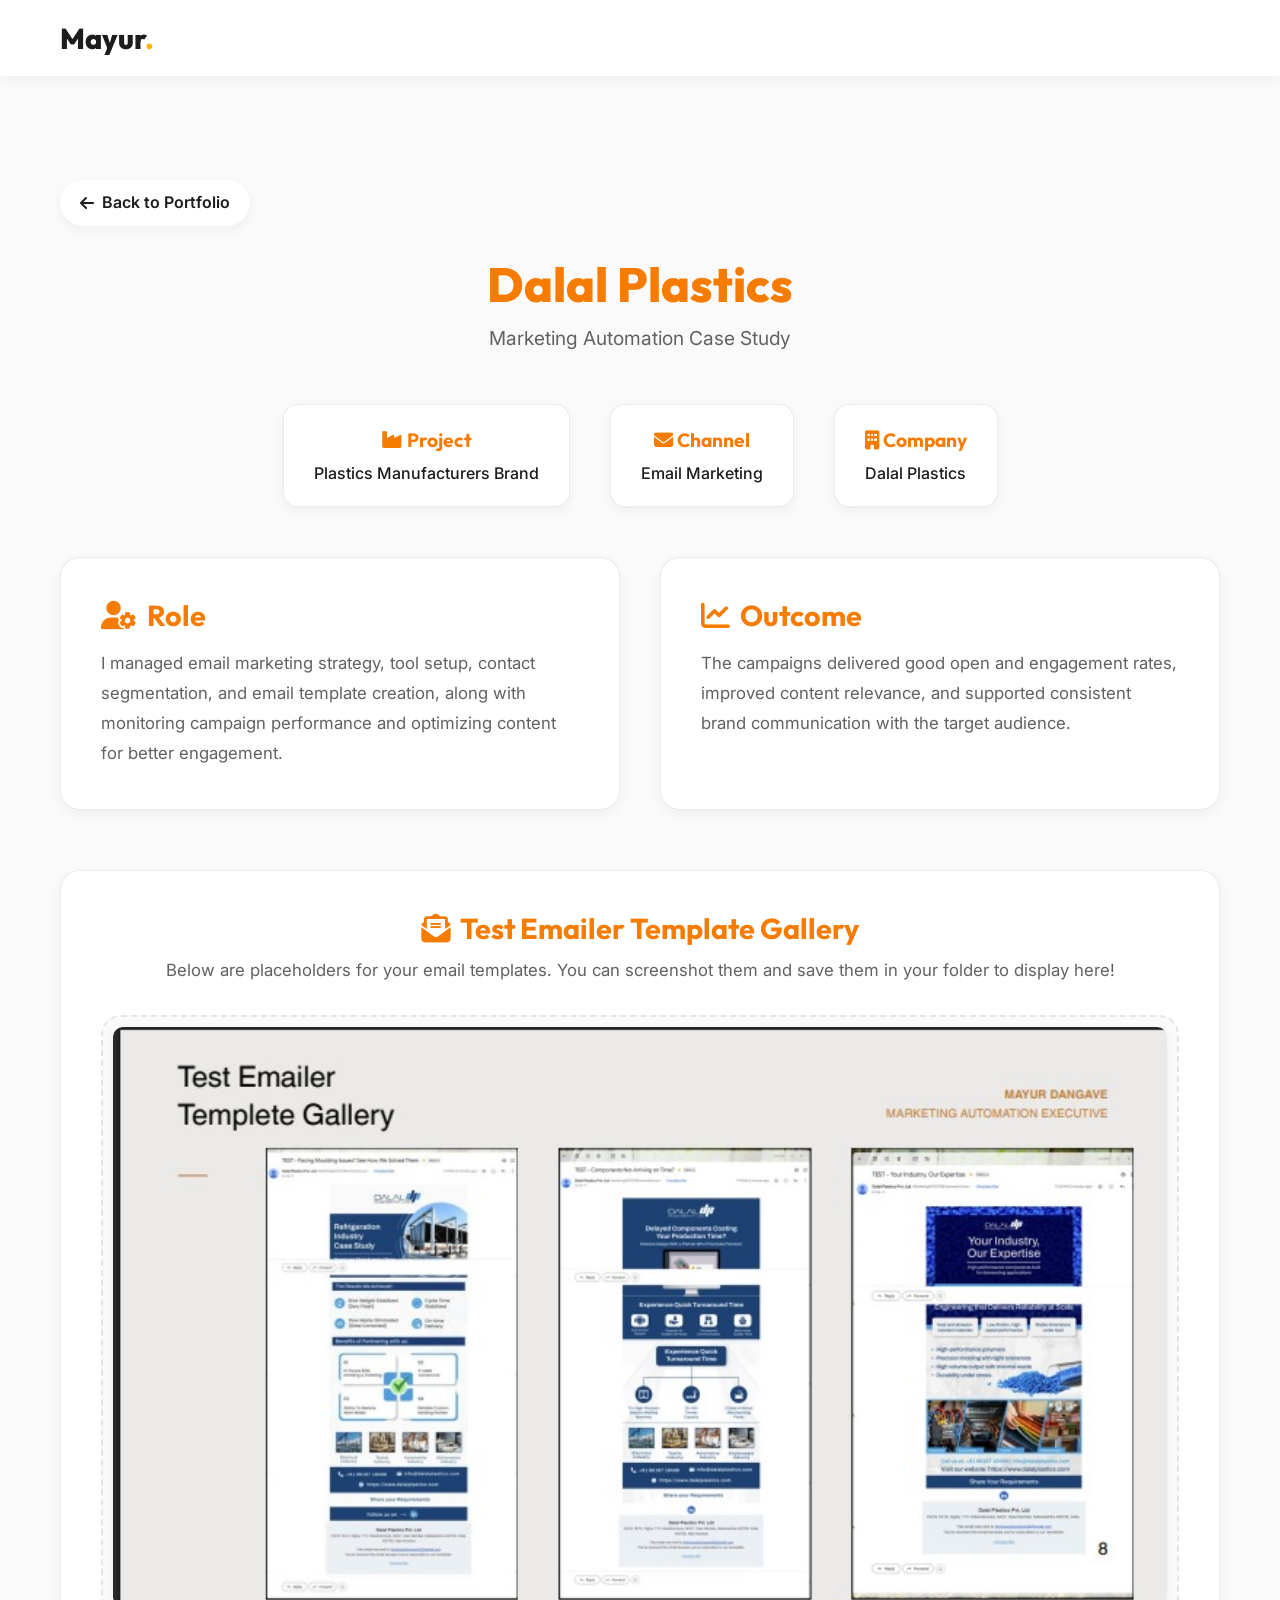
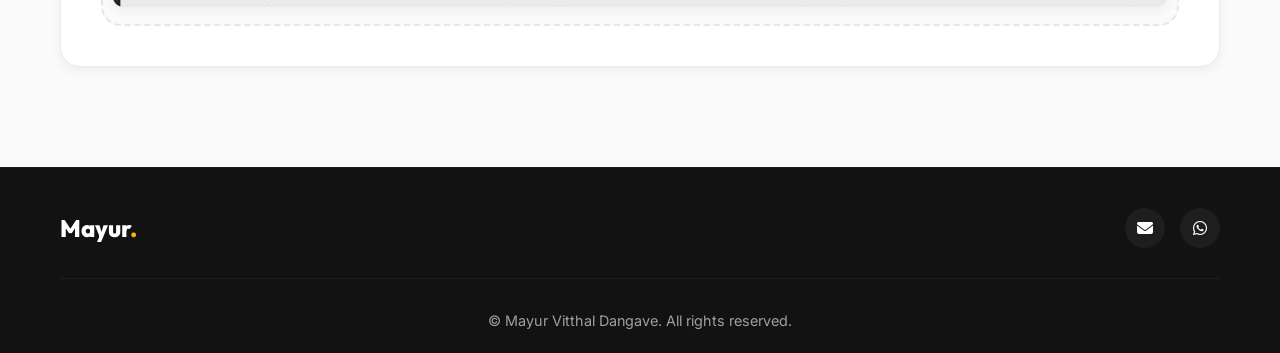
<file: dalal-plastics.html>
<!DOCTYPE html>
<html lang="en">
<head>
    <meta charset="UTF-8">
    <meta name="viewport" content="width=device-width, initial-scale=1.0">
    <title>Dalal Plastics Case Study | Mayur Dangave</title>
    <!-- Google Fonts -->
    <link rel="preconnect" href="https://fonts.googleapis.com">
    <link rel="preconnect" href="https://fonts.gstatic.com" crossorigin>
    <link href="https://fonts.googleapis.com/css2?family=Inter:wght@300;400;500;600;700&family=Outfit:wght@400;600;800&display=swap" rel="stylesheet">
    <!-- Font Awesome for Icons -->
    <link rel="stylesheet" href="https://cdnjs.cloudflare.com/ajax/libs/font-awesome/6.4.0/css/all.min.css">
    <link rel="stylesheet" href="style.css">
    <style>
        .case-header {
            text-align: center;
            margin-bottom: 50px;
        }
        .case-header h1 {
            font-size: 3rem;
            color: var(--primary-dark);
            margin-bottom: 10px;
            font-family: var(--font-heading);
            font-weight: 800;
        }
        .case-meta {
            display: flex;
            justify-content: center;
            gap: 40px;
            margin-bottom: 50px;
            flex-wrap: wrap;
        }
        .meta-item {
            text-align: center;
            background: var(--surface);
            padding: 20px 30px;
            border-radius: 15px;
            box-shadow: var(--shadow-sm);
            border: 1px solid var(--border);
        }
        .meta-item strong {
            display: block;
            color: var(--primary-dark);
            font-family: var(--font-heading);
            font-size: 1.2rem;
            margin-bottom: 5px;
        }
        .meta-item span {
            color: var(--text-main);
            font-weight: 500;
        }
        .case-body {
            display: grid;
            grid-template-columns: 1fr 1fr;
            gap: 40px;
            margin-bottom: 60px;
        }
        @media (max-width: 768px) {
            .case-body {
                grid-template-columns: 1fr;
                gap: 20px;
                margin-bottom: 40px;
            }
            .case-section {
                padding: 25px;
            }
        }
        .case-section {
            background: var(--surface);
            padding: 40px;
            border-radius: 20px;
            box-shadow: var(--shadow-sm);
            border: 1px solid var(--border);
        }
        .case-section h3 {
            font-size: 1.8rem;
            margin-bottom: 15px;
            color: var(--primary-dark);
            display: flex;
            align-items: center;
            gap: 10px;
        }
        .case-section p {
            font-size: 1.05rem;
            color: var(--text-muted);
            line-height: 1.8;
        }
        .gallery-container {
            display: grid;
            grid-template-columns: repeat(auto-fit, minmax(250px, 1fr));
            gap: 20px;
            margin-top: 30px;
        }
        .gallery-item {
            background: var(--bg-color);
            border: 2px dashed var(--border);
            border-radius: 20px;
            padding: 40px 20px;
            text-align: center;
            color: var(--text-muted);
            transition: var(--transition);
        }
        .gallery-item:hover {
            border-color: var(--primary);
            background: var(--surface);
        }
        .back-btn {
            display: inline-flex;
            align-items: center;
            gap: 8px;
            margin-bottom: 30px;
            color: var(--text-main);
            font-weight: 600;
            padding: 10px 20px;
            background: var(--surface);
            border-radius: 50px;
            box-shadow: var(--shadow-sm);
            transition: var(--transition);
        }
        .back-btn:hover {
            background: var(--primary);
            color: #1C1C1E;
            transform: translateY(-2px);
        }
    </style>
    <!-- Mailchimp -->
    <script id="mcjs">!function(c,h,i,m,p){m=c.createElement(h),p=c.getElementsByTagName(h)[0],m.async=1,m.src=i,p.parentNode.insertBefore(m,p)}(document,"script","https://chimpstatic.com/mcjs-connected/js/users/f3855d22246efde5855459e48/d175ec799abc95fbc021b58ff.js");</script>
</head>
<body style="background-color: var(--bg-color);">
    <!-- Navigation -->
    <nav class="navbar" style="background: rgba(255, 255, 255, 0.95); box-shadow: var(--shadow-sm); padding: 15px 0;">
        <div class="container nav-content">
            <a href="index.html" class="logo">Mayur<span>.</span></a>
        </div>
    </nav>

    <!-- Case Study Section -->
    <section class="section-padding" style="margin-top: 80px;">
        <div class="container">
            <a href="index.html#portfolio" class="back-btn"><i class="fas fa-arrow-left"></i> Back to Portfolio</a>
            
            <div class="case-header">
                <h1>Dalal Plastics</h1>
                <p style="font-size: 1.2rem; color: var(--text-muted);">Marketing Automation Case Study</p>
            </div>

            <div class="case-meta">
                <div class="meta-item">
                    <strong><i class="fas fa-industry"></i> Project</strong>
                    <span>Plastics Manufacturers Brand</span>
                </div>
                <div class="meta-item">
                    <strong><i class="fas fa-envelope"></i> Channel</strong>
                    <span>Email Marketing</span>
                </div>
                <div class="meta-item">
                    <strong><i class="fas fa-building"></i> Company</strong>
                    <span>Dalal Plastics</span>
                </div>
            </div>



            <div class="case-body">
                <div class="case-section">
                    <h3><i class="fas fa-user-cog"></i> Role</h3>
                    <p>I managed email marketing strategy, tool setup, contact segmentation, and email template creation, along with monitoring campaign performance and optimizing content for better engagement.</p>
                </div>
                <div class="case-section">
                    <h3><i class="fas fa-chart-line"></i> Outcome</h3>
                    <p>The campaigns delivered good open and engagement rates, improved content relevance, and supported consistent brand communication with the target audience.</p>
                </div>
            </div>

            <div class="case-section">
                <h3 style="text-align: center; justify-content: center; margin-bottom: 10px;"><i class="fas fa-envelope-open-text"></i> Test Emailer Template Gallery</h3>
                <p style="text-align: center; margin-bottom: 30px;">Below are placeholders for your email templates. You can screenshot them and save them in your folder to display here!</p>
                
                <div class="gallery-container">

                    <div class="gallery-item" style="padding: 10px;">
                        <img src="Dalal-ss-2.png" alt="Template 2" style="width: 100%; border-radius: 10px; box-shadow: var(--shadow-sm);">
                    </div>
                </div>
            </div>
        </div>
    </section>

    <!-- Footer -->
    <footer>
        <div class="container">
            <div class="footer-content">
                <div class="footer-logo">Mayur<span>.</span></div>
                <div class="footer-socials">
                    <a href="mailto:dangavemayur@gmail.com"><i class="fas fa-envelope"></i></a>
                    <a href="https://wa.me/918108566507"><i class="fab fa-whatsapp"></i></a>
                </div>
            </div>
            <div class="footer-bottom">
                <p>&copy; <span id="year"></span> Mayur Vitthal Dangave. All rights reserved.</p>
            </div>
        </div>
    </footer>
</body>
</html>
</file>
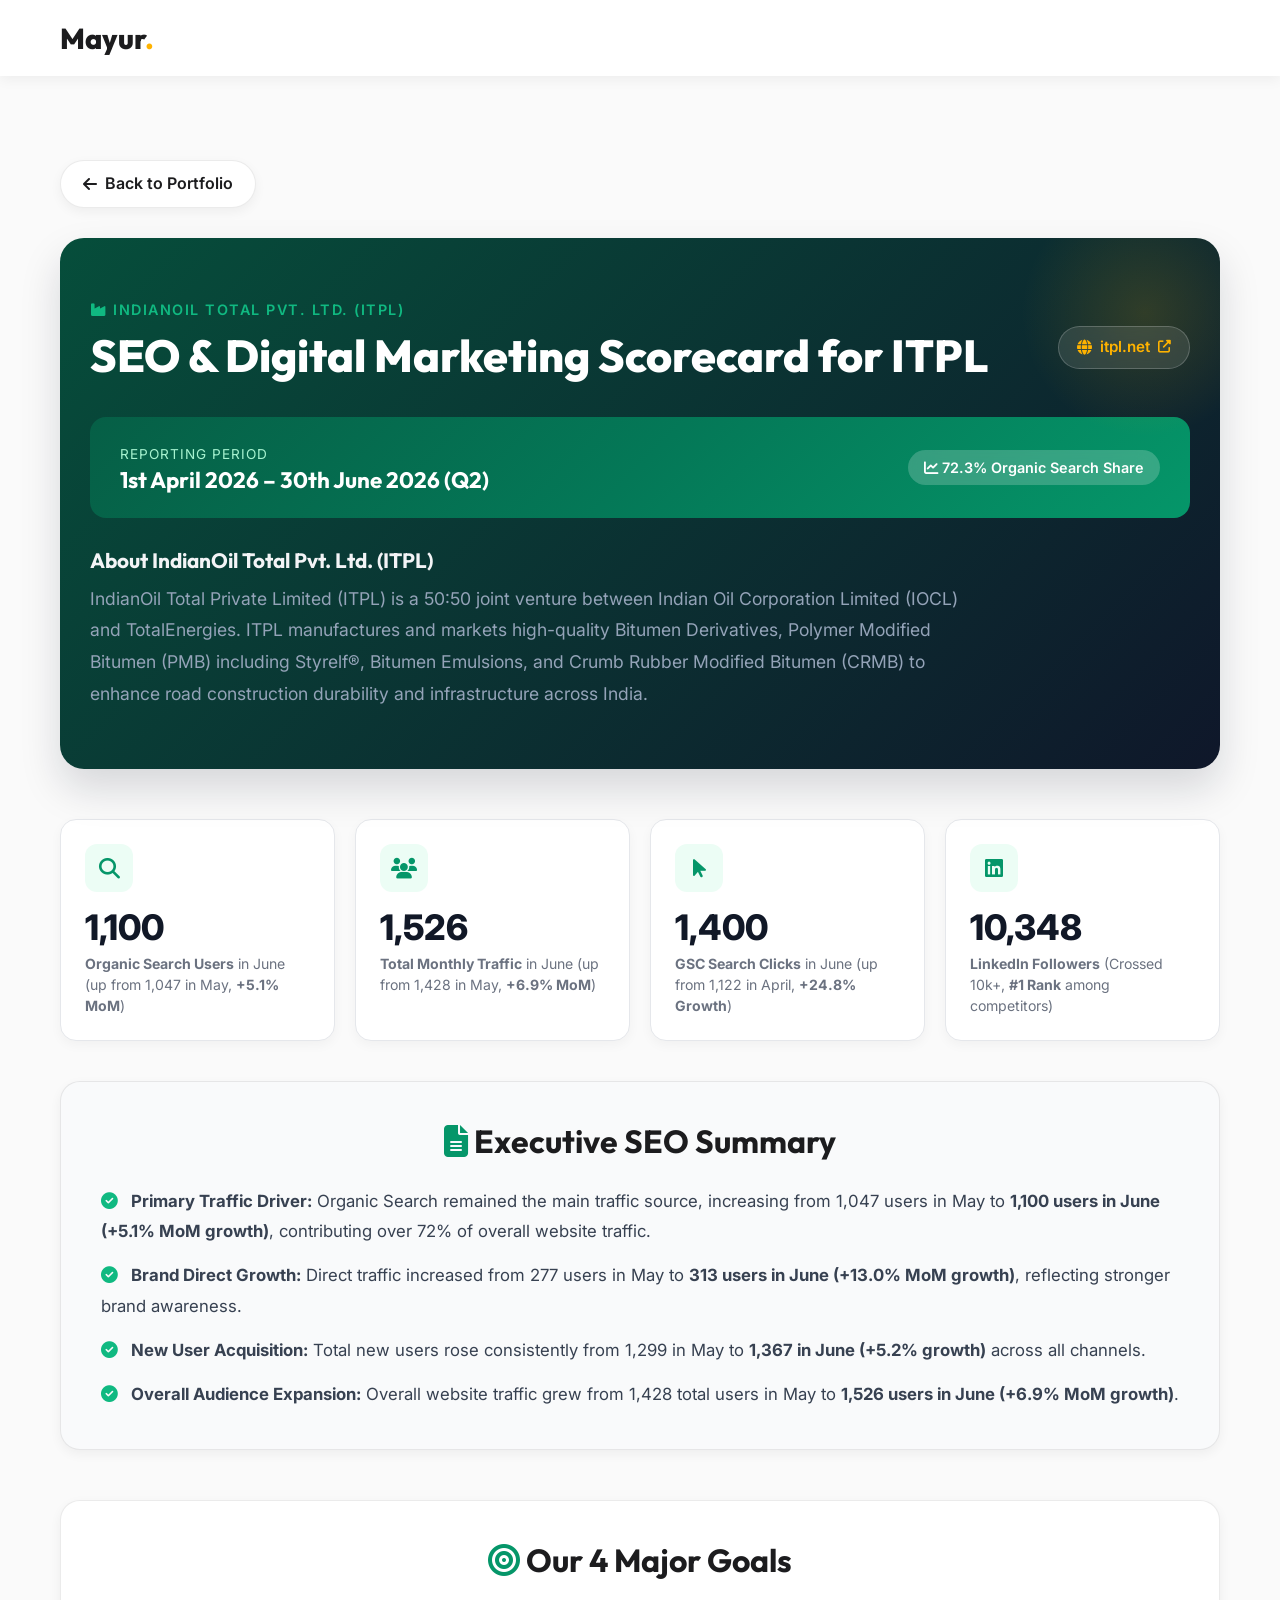
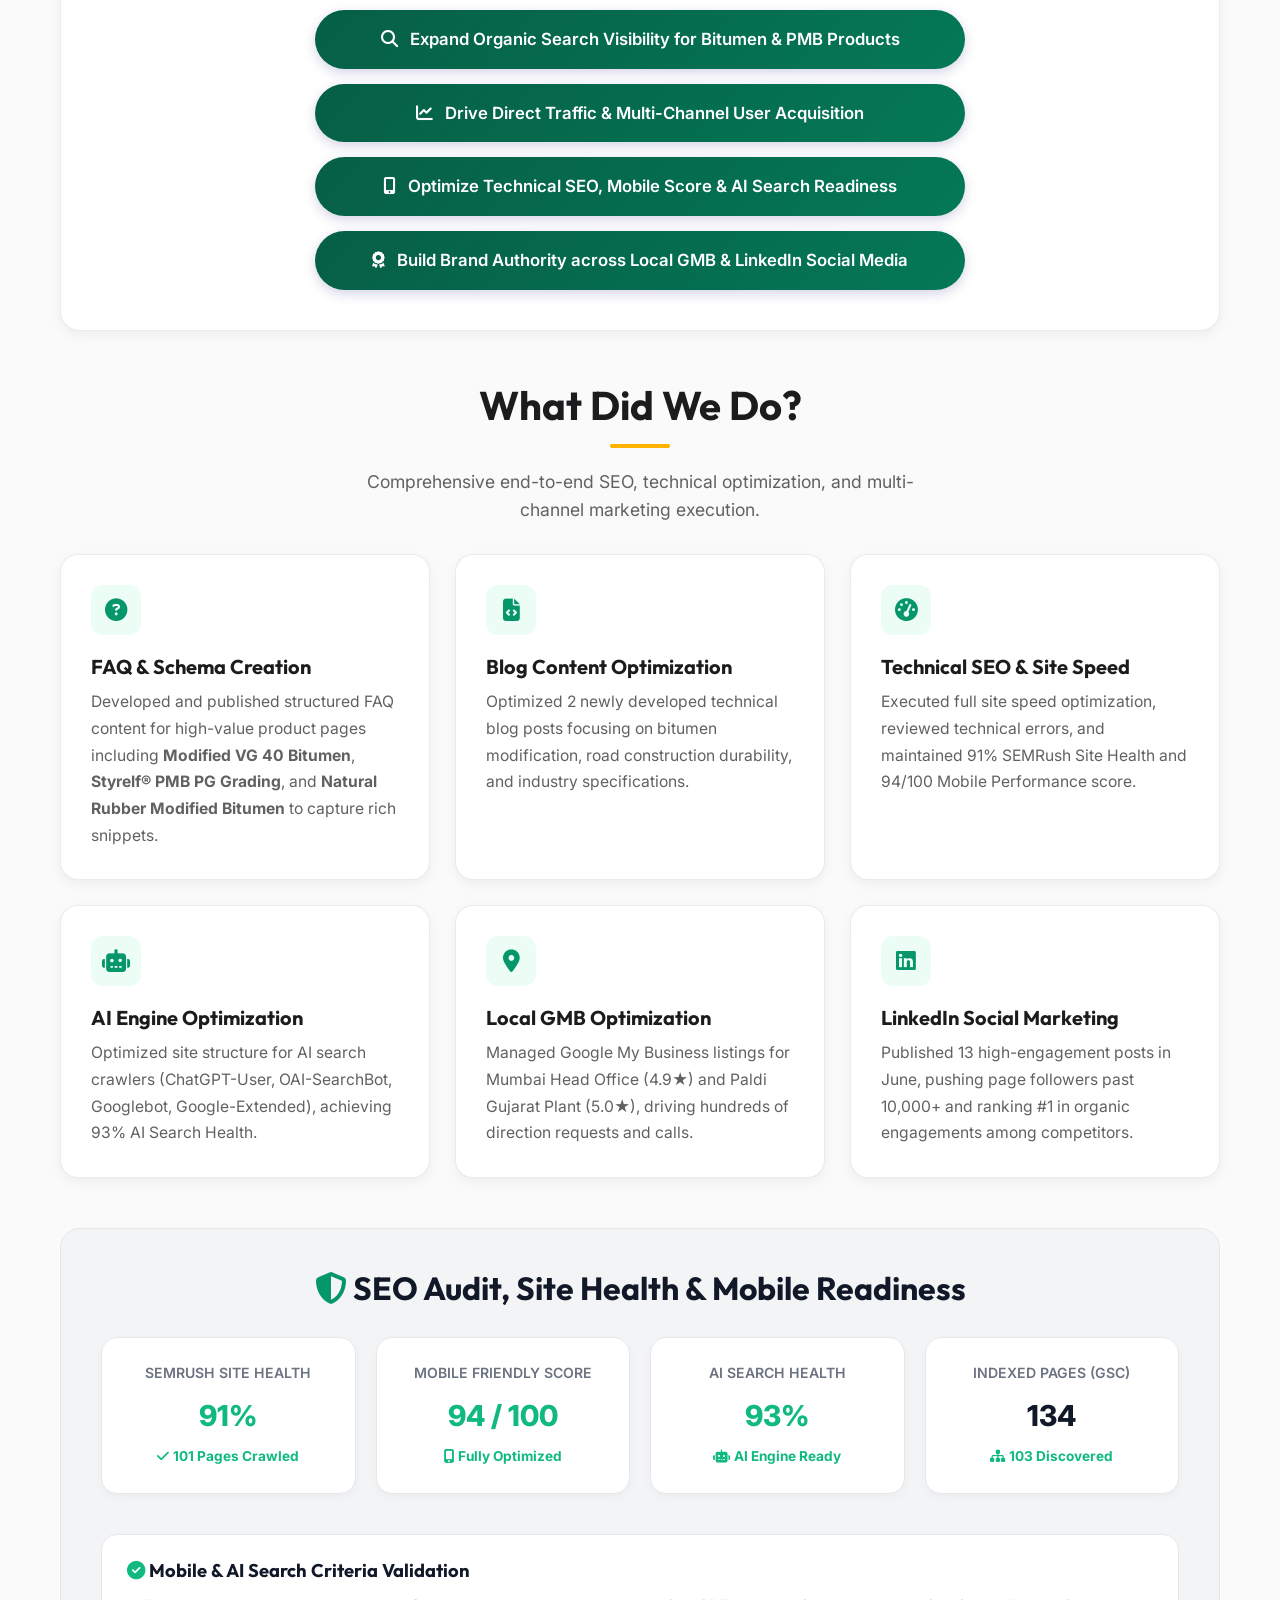
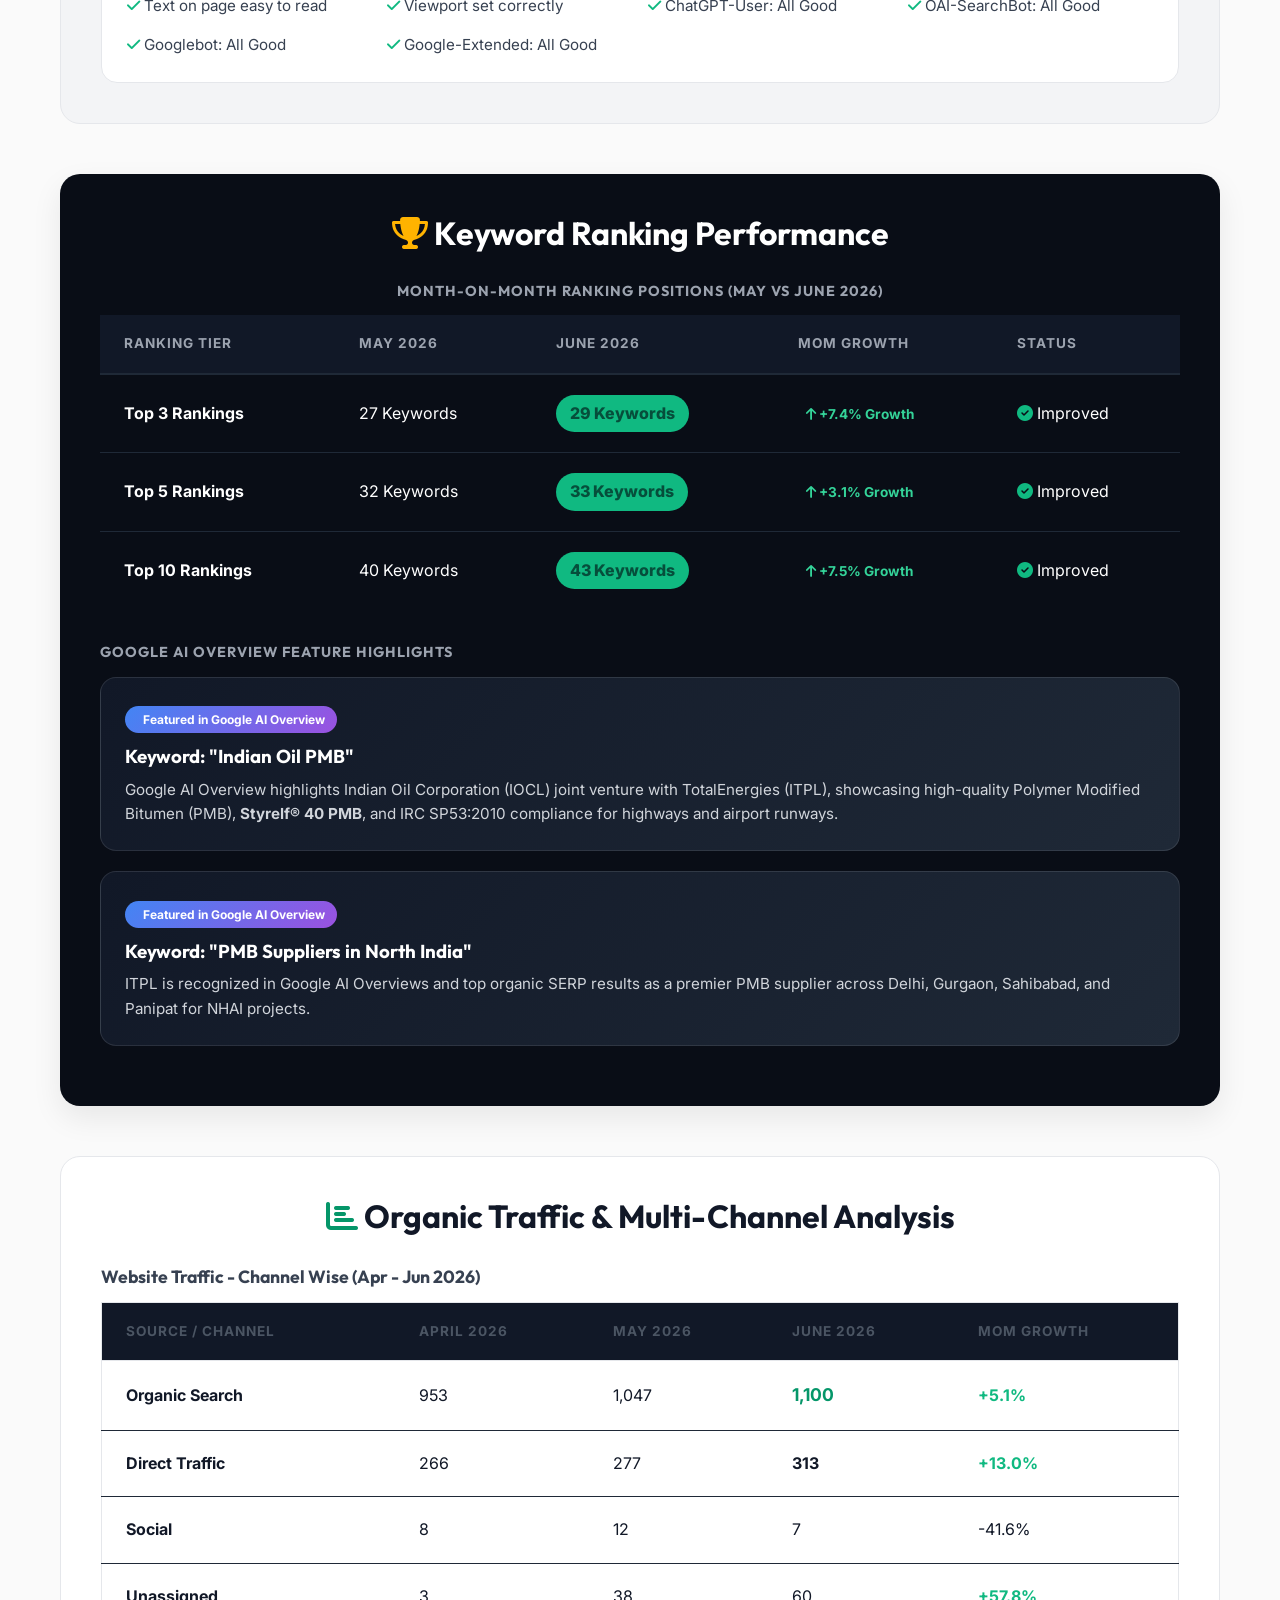
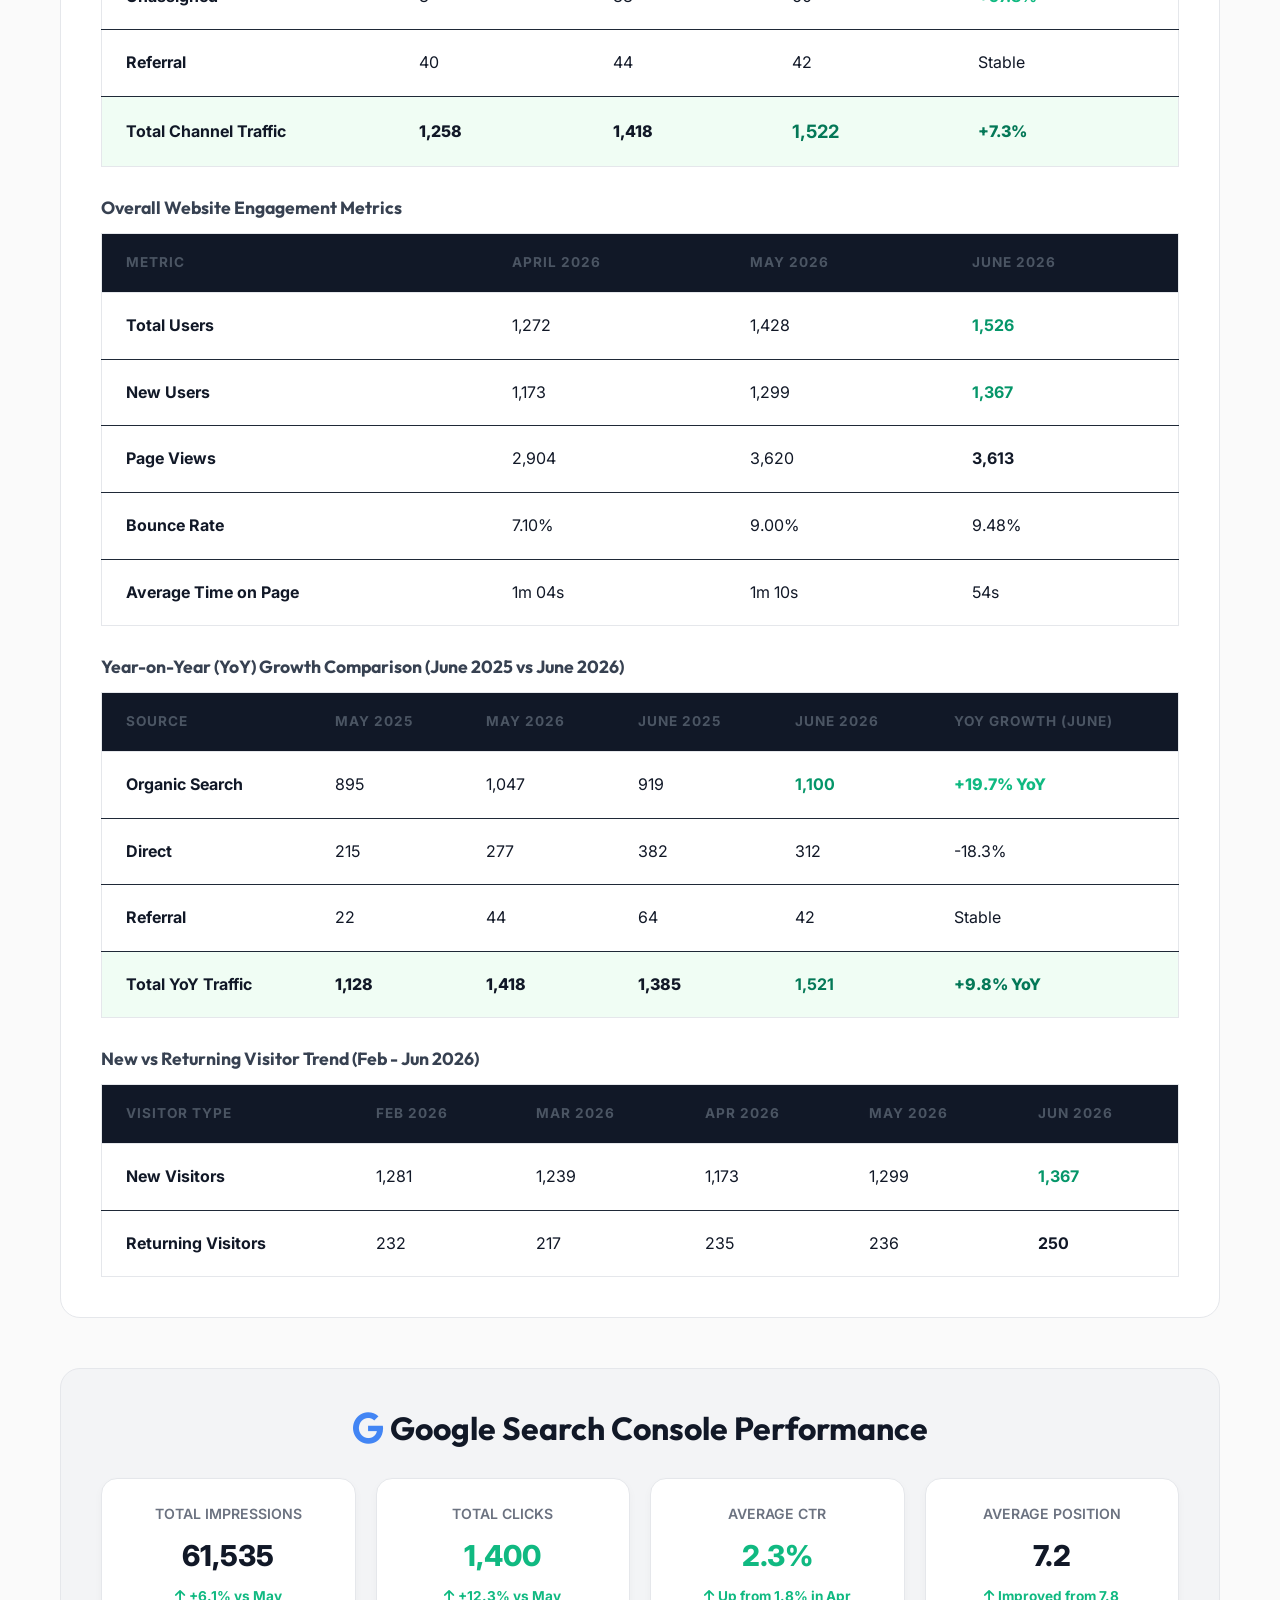
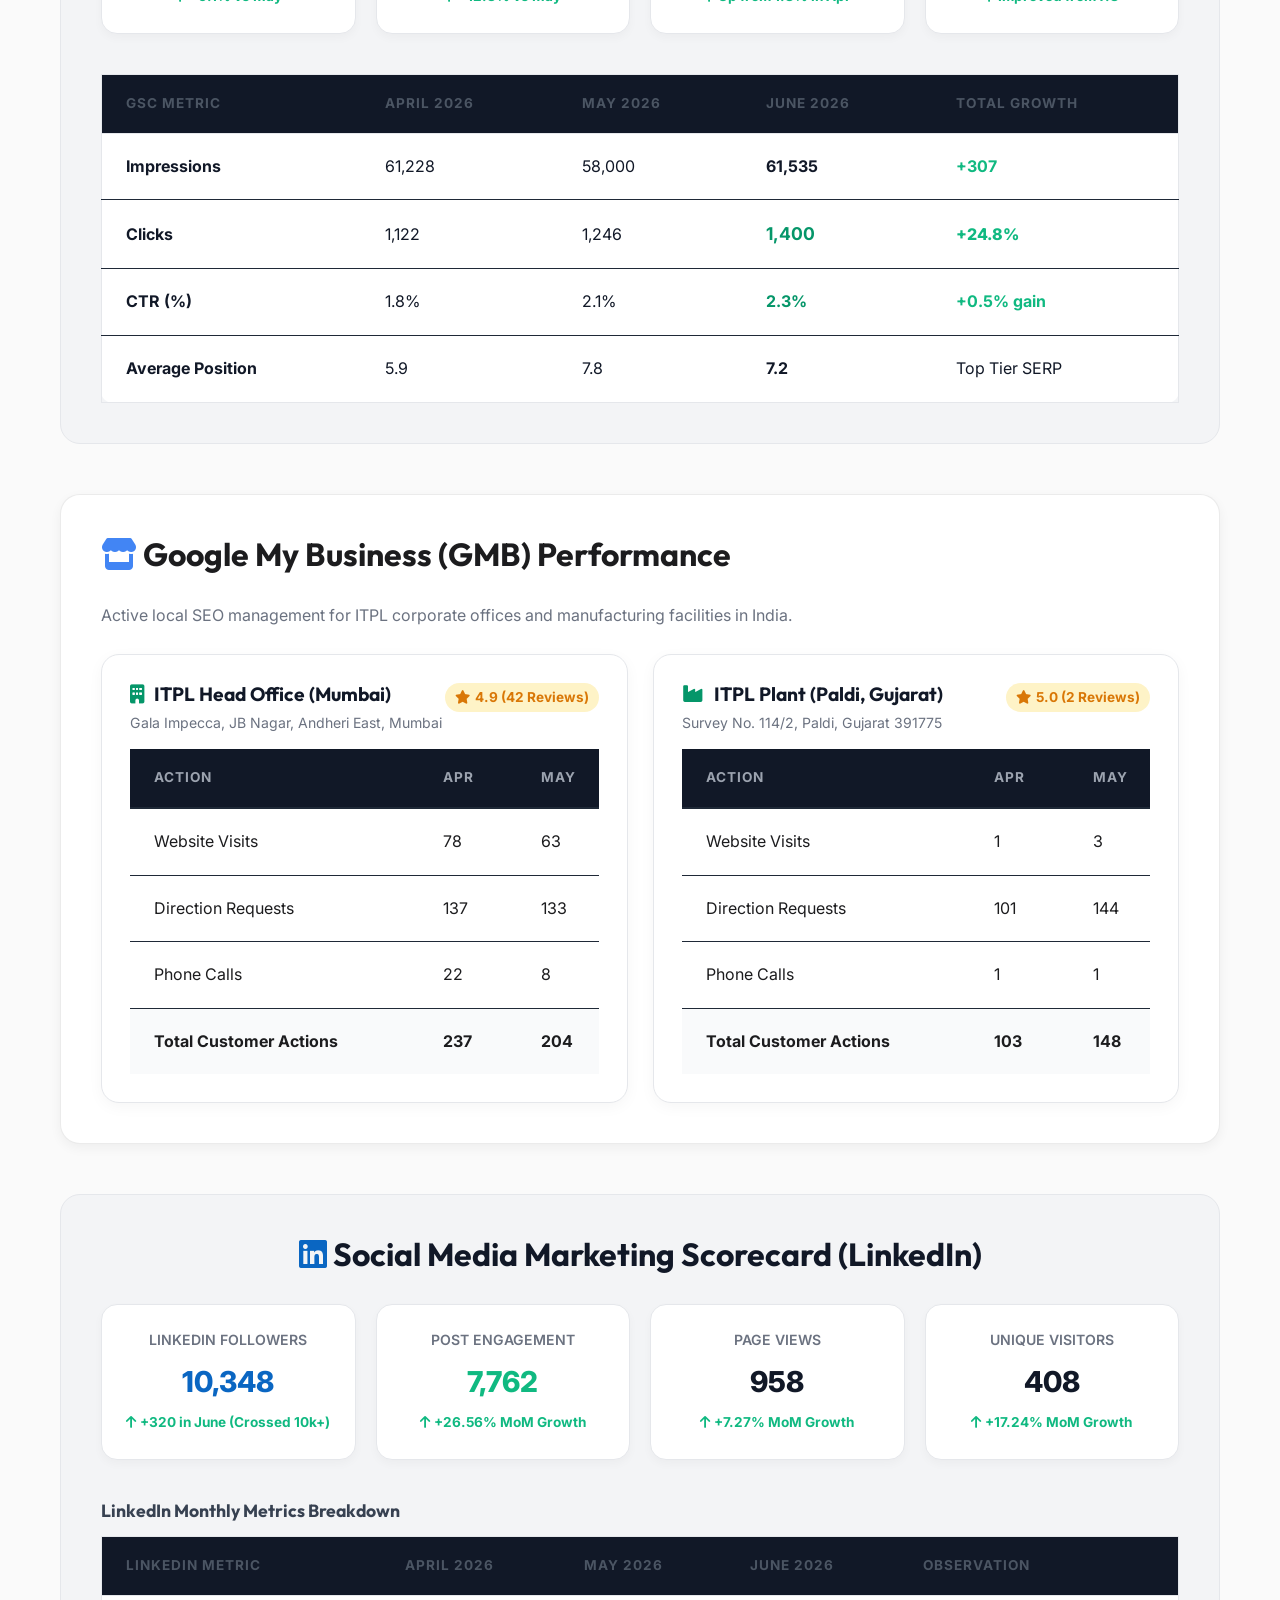
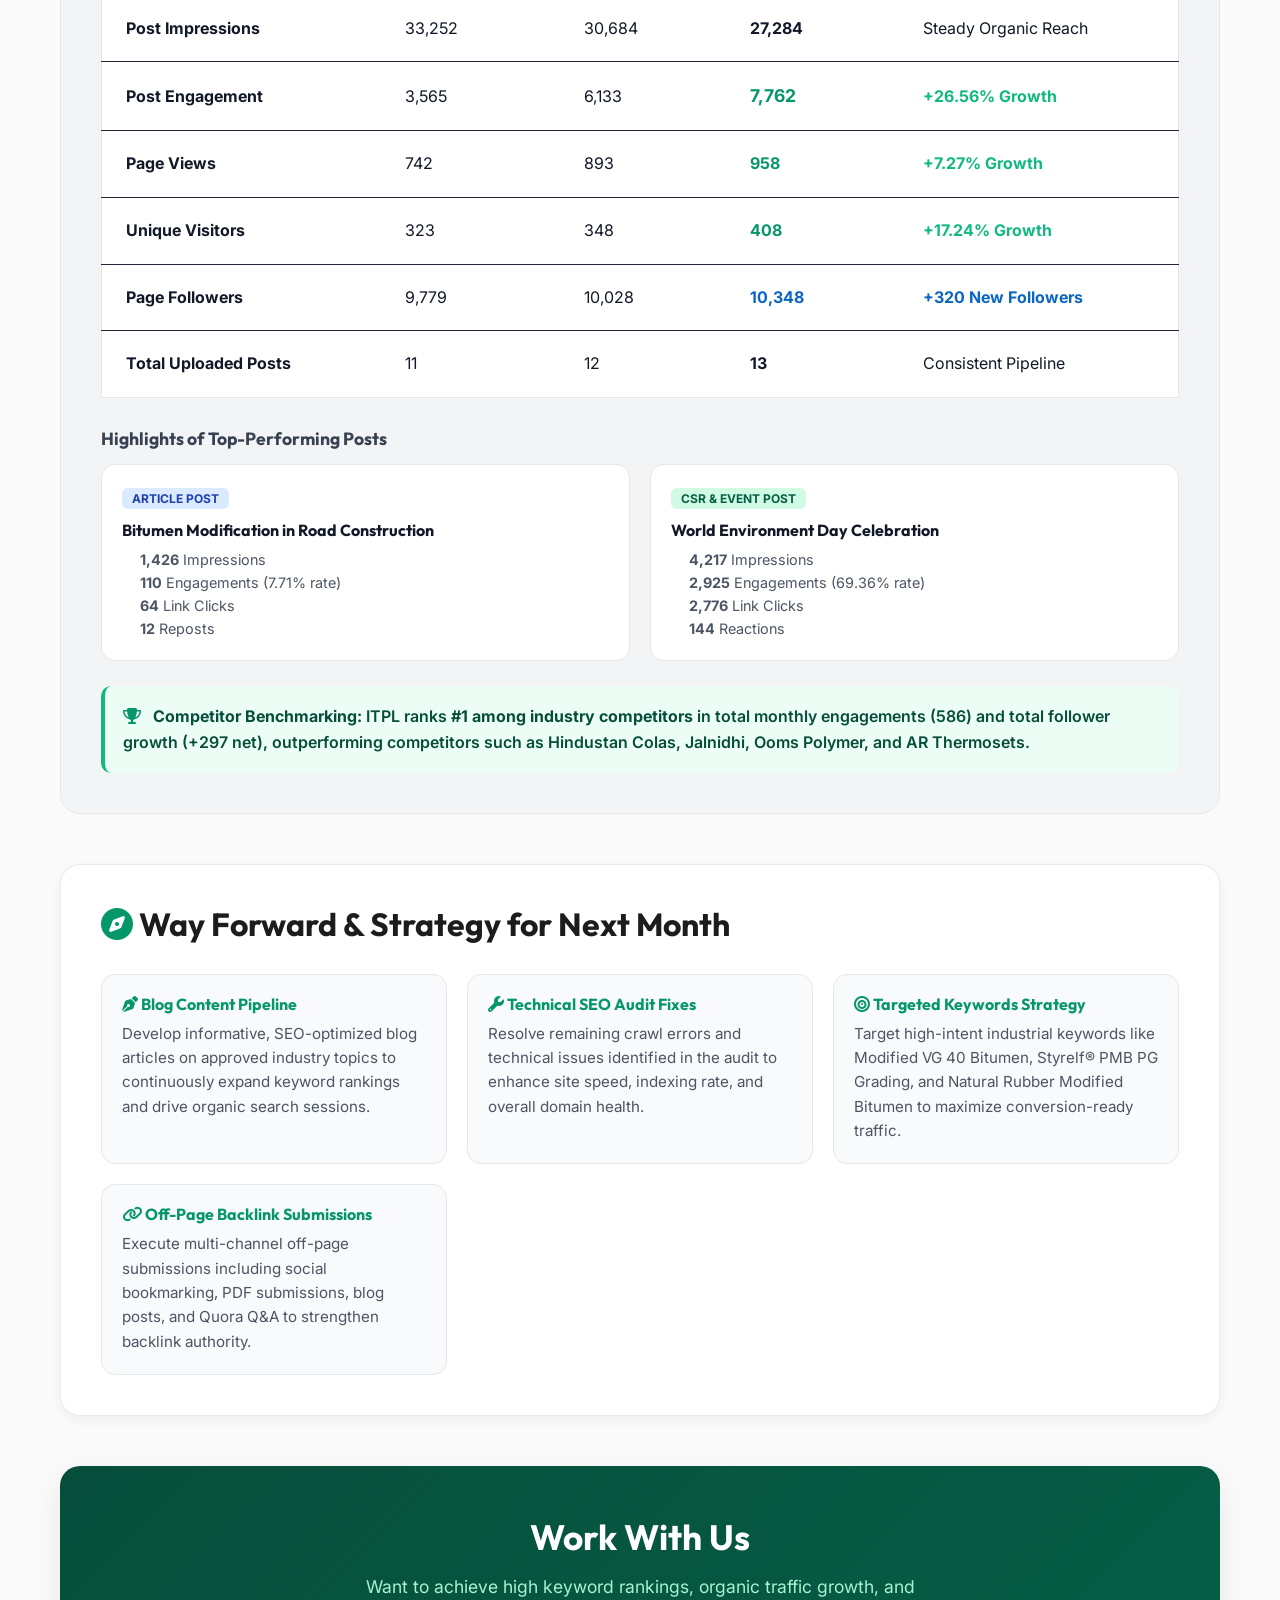
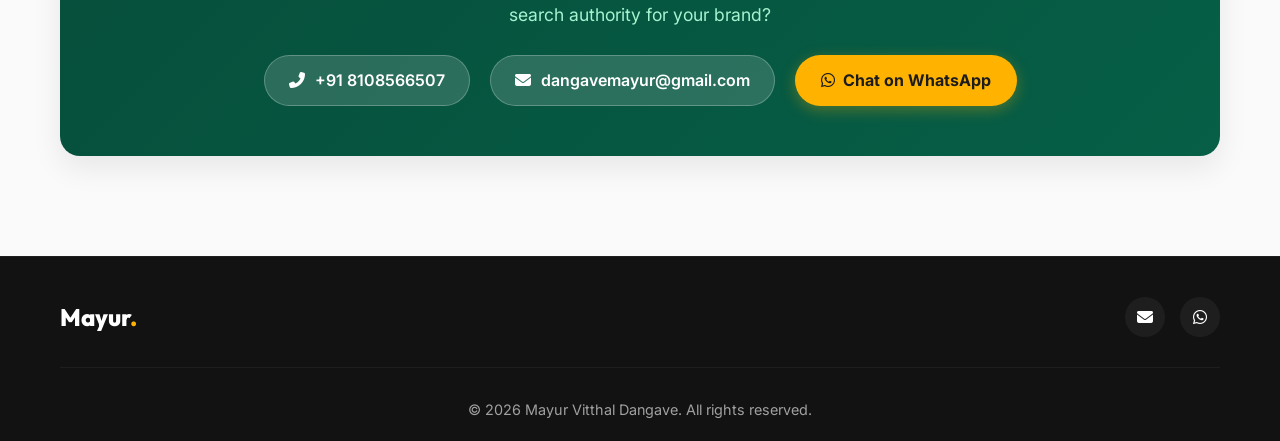
<file: itpl.html>
<!DOCTYPE html>
<html lang="en">
<head>
    <meta charset="UTF-8">
    <meta name="viewport" content="width=device-width, initial-scale=1.0">
    <title>SEO & Digital Marketing Project on ITPL | Case Study | Mayur Dangave</title>
    <meta name="description" content="SEO & Digital Marketing Case Study for IndianOil Total Pvt. Ltd. (ITPL). Details on organic traffic growth, SERP keyword rankings, Google Search Console, GMB listings, and LinkedIn social media scorecard.">
    <!-- Google Fonts -->
    <link rel="preconnect" href="https://fonts.googleapis.com">
    <link rel="preconnect" href="https://fonts.gstatic.com" crossorigin>
    <link href="https://fonts.googleapis.com/css2?family=Inter:wght@300;400;500;600;700;800&family=Outfit:wght@400;600;800&display=swap" rel="stylesheet">
    <!-- Font Awesome for Icons -->
    <link rel="stylesheet" href="https://cdnjs.cloudflare.com/ajax/libs/font-awesome/6.4.0/css/all.min.css">
    <link rel="stylesheet" href="style.css">
    <style>
        .back-btn { 
            display: inline-flex; 
            align-items: center; 
            gap: 8px; 
            margin-bottom: 30px; 
            color: var(--text-main); 
            font-weight: 600; 
            padding: 10px 22px; 
            background: var(--surface); 
            border-radius: 50px; 
            box-shadow: var(--shadow-sm); 
            border: 1px solid var(--border);
            transition: var(--transition); 
        }
        .back-btn:hover { 
            background: var(--primary); 
            color: #1C1C1E; 
            transform: translateY(-2px); 
        }
        .brand-subtext {
            color: #10B981;
            font-weight: 600;
            text-transform: uppercase;
            letter-spacing: 1.5px;
            font-size: 0.9rem;
            margin-bottom: 8px;
            display: block;
        }
        .cta-banner {
            background: linear-gradient(135deg, #064E3B 0%, #065F46 100%);
            color: #FFFFFF;
            padding: 50px 30px;
            border-radius: 20px;
            text-align: center;
            margin-top: 50px;
            box-shadow: var(--shadow-md);
        }
        .cta-banner h2 {
            color: #FFFFFF;
            font-size: 2.2rem;
            margin-bottom: 15px;
        }
        .cta-banner p {
            color: #A7F3D0;
            font-size: 1.1rem;
            margin-bottom: 25px;
            max-width: 600px;
            margin-left: auto;
            margin-right: auto;
        }
        .cta-actions {
            display: flex;
            justify-content: center;
            gap: 20px;
            flex-wrap: wrap;
        }
        .contact-pill {
            display: inline-flex;
            align-items: center;
            gap: 10px;
            background: rgba(255, 255, 255, 0.15);
            color: #FFFFFF;
            padding: 12px 24px;
            border-radius: 50px;
            border: 1px solid rgba(255, 255, 255, 0.25);
            font-weight: 600;
            transition: var(--transition);
        }
        .contact-pill:hover {
            background: var(--primary);
            color: #1C1C1E;
            transform: translateY(-2px);
        }
        .highlight-number {
            color: #10B981;
            font-weight: 800;
        }
        .data-section-title {
            font-size: 1.8rem;
            color: #111827;
            margin-bottom: 20px;
            display: flex;
            align-items: center;
            gap: 12px;
        }
    </style>
</head>
<body style="background-color: var(--bg-color);">
    <!-- Navigation -->
    <nav class="navbar" style="background: rgba(255, 255, 255, 0.95); box-shadow: var(--shadow-sm); padding: 15px 0;">
        <div class="container nav-content">
            <a href="index.html" class="logo">Mayur<span>.</span></a>
        </div>
    </nav>

    <!-- Case Study Main Container -->
    <section class="section-padding" style="margin-top: 60px;">
        <div class="container">
            <a href="index.html#portfolio" class="back-btn"><i class="fas fa-arrow-left"></i> Back to Portfolio</a>
            
            <!-- Hero & About Section -->
            <div class="case-study-hero" style="background: linear-gradient(135deg, #064E3B 0%, #0F172A 100%);">
                <div class="case-hero-top">
                    <div>
                        <span class="brand-subtext"><i class="fas fa-industry"></i> IndianOil Total Pvt. Ltd. (ITPL)</span>
                        <h1>SEO & Digital Marketing Scorecard for ITPL</h1>
                    </div>
                    <a href="https://itpl.net" target="_blank" class="project-url-badge">
                        <i class="fas fa-globe"></i> itpl.net <i class="fas fa-external-link-alt" style="font-size: 0.8rem;"></i>
                    </a>
                </div>
                
                <div class="scorecard-banner">
                    <div>
                        <span style="font-size: 0.85rem; text-transform: uppercase; letter-spacing: 1px; color: #A7F3D0;">Reporting Period</span>
                        <h3 style="margin: 0; color: #FFFFFF; font-size: 1.4rem;">1st April 2026 – 30th June 2026 (Q2)</h3>
                    </div>
                    <span class="period-tag"><i class="fas fa-chart-line"></i> 72.3% Organic Search Share</span>
                </div>

                <h3 style="color: #F3F4F6; margin-top: 25px; margin-bottom: 10px; font-size: 1.3rem;">About IndianOil Total Pvt. Ltd. (ITPL)</h3>
                <p class="about-desc">
                    IndianOil Total Private Limited (ITPL) is a 50:50 joint venture between Indian Oil Corporation Limited (IOCL) and TotalEnergies. ITPL manufactures and markets high-quality Bitumen Derivatives, Polymer Modified Bitumen (PMB) including Styrelf®, Bitumen Emulsions, and Crumb Rubber Modified Bitumen (CRMB) to enhance road construction durability and infrastructure across India.
                </p>
            </div>

            <!-- Top Performance Highlights Grid -->
            <div class="summary-cards-grid">
                <div class="summary-card">
                    <div class="card-icon"><i class="fas fa-search"></i></div>
                    <div class="val">1,100</div>
                    <div class="subtext"><strong>Organic Search Users</strong> in June (up from 1,047 in May, <strong>+5.1% MoM</strong>)</div>
                </div>
                <div class="summary-card">
                    <div class="card-icon"><i class="fas fa-users"></i></div>
                    <div class="val">1,526</div>
                    <div class="subtext"><strong>Total Monthly Traffic</strong> in June (up from 1,428 in May, <strong>+6.9% MoM</strong>)</div>
                </div>
                <div class="summary-card">
                    <div class="card-icon"><i class="fas fa-mouse-pointer"></i></div>
                    <div class="val">1,400</div>
                    <div class="subtext"><strong>GSC Search Clicks</strong> in June (up from 1,122 in April, <strong>+24.8% Growth</strong>)</div>
                </div>
                <div class="summary-card">
                    <div class="card-icon"><i class="fab fa-linkedin"></i></div>
                    <div class="val">10,348</div>
                    <div class="subtext"><strong>LinkedIn Followers</strong> (Crossed 10k+, <strong>#1 Rank</strong> among competitors)</div>
                </div>
            </div>

            <!-- Executive SEO Summary (Slide 2 Data) -->
            <div class="goals-section" style="text-align: left; background: #F9FAFB;">
                <h2 style="text-align: center; margin-bottom: 25px;"><i class="fas fa-file-alt" style="color: #059669;"></i> Executive SEO Summary</h2>
                <ul style="line-height: 1.8; color: #374151; font-size: 1.05rem; display: flex; flex-direction: column; gap: 14px;">
                    <li><i class="fas fa-check-circle" style="color: #10B981; margin-right: 8px;"></i> <strong>Primary Traffic Driver:</strong> Organic Search remained the main traffic source, increasing from 1,047 users in May to <strong>1,100 users in June (+5.1% MoM growth)</strong>, contributing over 72% of overall website traffic.</li>
                    <li><i class="fas fa-check-circle" style="color: #10B981; margin-right: 8px;"></i> <strong>Brand Direct Growth:</strong> Direct traffic increased from 277 users in May to <strong>313 users in June (+13.0% MoM growth)</strong>, reflecting stronger brand awareness.</li>
                    <li><i class="fas fa-check-circle" style="color: #10B981; margin-right: 8px;"></i> <strong>New User Acquisition:</strong> Total new users rose consistently from 1,299 in May to <strong>1,367 in June (+5.2% growth)</strong> across all channels.</li>
                    <li><i class="fas fa-check-circle" style="color: #10B981; margin-right: 8px;"></i> <strong>Overall Audience Expansion:</strong> Overall website traffic grew from 1,428 total users in May to <strong>1,526 users in June (+6.9% MoM growth)</strong>.</li>
                </ul>
            </div>

            <!-- Our 4 Major Goals -->
            <div class="goals-section">
                <h2><i class="fas fa-bullseye" style="color: #059669;"></i> Our 4 Major Goals</h2>
                <div class="goals-grid">
                    <div class="goal-pill" style="background: linear-gradient(135deg, #065F46 0%, #047857 100%);"><i class="fas fa-search"></i> Expand Organic Search Visibility for Bitumen & PMB Products</div>
                    <div class="goal-pill" style="background: linear-gradient(135deg, #065F46 0%, #047857 100%);"><i class="fas fa-chart-line"></i> Drive Direct Traffic & Multi-Channel User Acquisition</div>
                    <div class="goal-pill" style="background: linear-gradient(135deg, #065F46 0%, #047857 100%);"><i class="fas fa-mobile-alt"></i> Optimize Technical SEO, Mobile Score & AI Search Readiness</div>
                    <div class="goal-pill" style="background: linear-gradient(135deg, #065F46 0%, #047857 100%);"><i class="fas fa-award"></i> Build Brand Authority across Local GMB & LinkedIn Social Media</div>
                </div>
            </div>

            <!-- What Did We Do? (Strategy Breakdown) -->
            <div class="strategy-section">
                <div class="section-header" style="margin-bottom: 30px;">
                    <h2>What Did We Do?</h2>
                    <div class="line"></div>
                    <p>Comprehensive end-to-end SEO, technical optimization, and multi-channel marketing execution.</p>
                </div>
                <div class="strategy-grid">
                    <div class="strategy-card">
                        <div class="icon-box" style="background: #ECFDF5; color: #059669;"><i class="fas fa-question-circle"></i></div>
                        <h4>FAQ & Schema Creation</h4>
                        <p>Developed and published structured FAQ content for high-value product pages including <strong>Modified VG 40 Bitumen</strong>, <strong>Styrelf® PMB PG Grading</strong>, and <strong>Natural Rubber Modified Bitumen</strong> to capture rich snippets.</p>
                    </div>
                    <div class="strategy-card">
                        <div class="icon-box" style="background: #ECFDF5; color: #059669;"><i class="fas fa-file-code"></i></div>
                        <h4>Blog Content Optimization</h4>
                        <p>Optimized 2 newly developed technical blog posts focusing on bitumen modification, road construction durability, and industry specifications.</p>
                    </div>
                    <div class="strategy-card">
                        <div class="icon-box" style="background: #ECFDF5; color: #059669;"><i class="fas fa-tachometer-alt"></i></div>
                        <h4>Technical SEO & Site Speed</h4>
                        <p>Executed full site speed optimization, reviewed technical errors, and maintained 91% SEMRush Site Health and 94/100 Mobile Performance score.</p>
                    </div>
                    <div class="strategy-card">
                        <div class="icon-box" style="background: #ECFDF5; color: #059669;"><i class="fas fa-robot"></i></div>
                        <h4>AI Engine Optimization</h4>
                        <p>Optimized site structure for AI search crawlers (ChatGPT-User, OAI-SearchBot, Googlebot, Google-Extended), achieving 93% AI Search Health.</p>
                    </div>
                    <div class="strategy-card">
                        <div class="icon-box" style="background: #ECFDF5; color: #059669;"><i class="fas fa-map-marker-alt"></i></div>
                        <h4>Local GMB Optimization</h4>
                        <p>Managed Google My Business listings for Mumbai Head Office (4.9★) and Paldi Gujarat Plant (5.0★), driving hundreds of direction requests and calls.</p>
                    </div>
                    <div class="strategy-card">
                        <div class="icon-box" style="background: #ECFDF5; color: #059669;"><i class="fab fa-linkedin"></i></div>
                        <h4>LinkedIn Social Marketing</h4>
                        <p>Published 13 high-engagement posts in June, pushing page followers past 10,000+ and ranking #1 in organic engagements among competitors.</p>
                    </div>
                </div>
            </div>

            <!-- SEO Audit & Site Health Dashboard (Slide 4 & 5 Data) -->
            <div class="semrush-section">
                <h2><i class="fas fa-shield-alt" style="color: #059669;"></i> SEO Audit, Site Health & Mobile Readiness</h2>
                
                <div class="semrush-stats-grid">
                    <div class="semrush-card">
                        <span class="label">SEMRush Site Health</span>
                        <div class="value" style="color: #10B981;">91%</div>
                        <span class="change"><i class="fas fa-check"></i> 101 Pages Crawled</span>
                    </div>
                    <div class="semrush-card">
                        <span class="label">Mobile Friendly Score</span>
                        <div class="value" style="color: #10B981;">94 / 100</div>
                        <span class="change"><i class="fas fa-mobile-alt"></i> Fully Optimized</span>
                    </div>
                    <div class="semrush-card">
                        <span class="label">AI Search Health</span>
                        <div class="value" style="color: #10B981;">93%</div>
                        <span class="change"><i class="fas fa-robot"></i> AI Engine Ready</span>
                    </div>
                    <div class="semrush-card">
                        <span class="label">Indexed Pages (GSC)</span>
                        <div class="value">134</div>
                        <span class="change"><i class="fas fa-sitemap"></i> 103 Discovered</span>
                    </div>
                </div>

                <div style="background: #FFFFFF; padding: 25px; border-radius: 16px; border: 1px solid #E5E7EB; margin-top: 20px;">
                    <h4 style="font-size: 1.15rem; color: #111827; margin-bottom: 12px;"><i class="fas fa-check-circle" style="color: #10B981;"></i> Mobile & AI Search Criteria Validation</h4>
                    <div style="display: grid; grid-template-columns: repeat(auto-fit, minmax(220px, 1fr)); gap: 15px; color: #374151; font-size: 0.95rem;">
                        <div><i class="fas fa-check" style="color: #10B981;"></i> Text on page easy to read</div>
                        <div><i class="fas fa-check" style="color: #10B981;"></i> Viewport set correctly</div>
                        <div><i class="fas fa-check" style="color: #10B981;"></i> ChatGPT-User: All Good</div>
                        <div><i class="fas fa-check" style="color: #10B981;"></i> OAI-SearchBot: All Good</div>
                        <div><i class="fas fa-check" style="color: #10B981;"></i> Googlebot: All Good</div>
                        <div><i class="fas fa-check" style="color: #10B981;"></i> Google-Extended: All Good</div>
                    </div>
                </div>
            </div>

            <!-- Keyword Ranking Performance (Slide 14-16 Data) -->
            <div class="ranking-section">
                <h2><i class="fas fa-trophy" style="color: #FFB300;"></i> Keyword Ranking Performance</h2>
                
                <!-- MoM Ranking Growth Table -->
                <h4 style="color: #9CA3AF; text-transform: uppercase; letter-spacing: 1px; font-size: 0.9rem; margin-bottom: 15px; text-align: center;">Month-on-Month Ranking Positions (May vs June 2026)</h4>
                <div class="seo-table-container" style="margin-bottom: 35px;">
                    <table class="seo-table">
                        <thead>
                            <tr>
                                <th>Ranking Tier</th>
                                <th>May 2026</th>
                                <th>June 2026</th>
                                <th>MoM Growth</th>
                                <th>Status</th>
                            </tr>
                        </thead>
                        <tbody>
                            <tr>
                                <td><strong>Top 3 Rankings</strong></td>
                                <td>27 Keywords</td>
                                <td><span class="rank-badge-current">29 Keywords</span></td>
                                <td><span class="rank-jump"><i class="fas fa-arrow-up"></i> +7.4% Growth</span></td>
                                <td><i class="fas fa-check-circle" style="color: #10B981;"></i> Improved</td>
                            </tr>
                            <tr>
                                <td><strong>Top 5 Rankings</strong></td>
                                <td>32 Keywords</td>
                                <td><span class="rank-badge-current">33 Keywords</span></td>
                                <td><span class="rank-jump"><i class="fas fa-arrow-up"></i> +3.1% Growth</span></td>
                                <td><i class="fas fa-check-circle" style="color: #10B981;"></i> Improved</td>
                            </tr>
                            <tr>
                                <td><strong>Top 10 Rankings</strong></td>
                                <td>40 Keywords</td>
                                <td><span class="rank-badge-current">43 Keywords</span></td>
                                <td><span class="rank-jump"><i class="fas fa-arrow-up"></i> +7.5% Growth</span></td>
                                <td><i class="fas fa-check-circle" style="color: #10B981;"></i> Improved</td>
                            </tr>
                        </tbody>
                    </table>
                </div>

                <!-- Featured AI Keywords Overview Cards -->
                <h4 style="color: #9CA3AF; text-transform: uppercase; letter-spacing: 1px; font-size: 0.9rem; margin-bottom: 15px;">Google AI Overview Feature Highlights</h4>
                
                <div class="ai-keyword-card">
                    <span class="ai-tag"><i class="fas fa-sparkles"></i> Featured in Google AI Overview</span>
                    <h3 style="color: #FFFFFF; margin-bottom: 10px;">Keyword: "Indian Oil PMB"</h3>
                    <p style="color: #D1D5DB; font-size: 0.95rem; line-height: 1.6; margin: 0;">
                        Google AI Overview highlights Indian Oil Corporation (IOCL) joint venture with TotalEnergies (ITPL), showcasing high-quality Polymer Modified Bitumen (PMB), <strong>Styrelf® 40 PMB</strong>, and IRC SP53:2010 compliance for highways and airport runways.
                    </p>
                </div>

                <div class="ai-keyword-card">
                    <span class="ai-tag"><i class="fas fa-sparkles"></i> Featured in Google AI Overview</span>
                    <h3 style="color: #FFFFFF; margin-bottom: 10px;">Keyword: "PMB Suppliers in North India"</h3>
                    <p style="color: #D1D5DB; font-size: 0.95rem; line-height: 1.6; margin: 0;">
                        ITPL is recognized in Google AI Overviews and top organic SERP results as a premier PMB supplier across Delhi, Gurgaon, Sahibabad, and Panipat for NHAI projects.
                    </p>
                </div>
            </div>

            <!-- Website Traffic - Channel-Wise & Overall Breakdown (Slide 8, 9, 10, 11, 12 Data) -->
            <div class="semrush-section" style="background: #FFFFFF;">
                <h2 style="color: #111827;"><i class="fas fa-chart-bar" style="color: #059669;"></i> Organic Traffic & Multi-Channel Analysis</h2>
                
                <!-- Channel-Wise Table -->
                <h4 style="margin-top: 20px; margin-bottom: 15px; font-size: 1.1rem; color: #374151;">Website Traffic - Channel Wise (Apr - Jun 2026)</h4>
                <div class="seo-table-container" style="margin-bottom: 30px;">
                    <table class="seo-table" style="background: #FFFFFF; color: #111827; border: 1px solid #E5E7EB;">
                        <thead>
                            <tr style="background: #F9FAFB;">
                                <th style="color: #4B5563; border-bottom: 1px solid #E5E7EB;">Source / Channel</th>
                                <th style="color: #4B5563; border-bottom: 1px solid #E5E7EB;">April 2026</th>
                                <th style="color: #4B5563; border-bottom: 1px solid #E5E7EB;">May 2026</th>
                                <th style="color: #4B5563; border-bottom: 1px solid #E5E7EB;">June 2026</th>
                                <th style="color: #4B5563; border-bottom: 1px solid #E5E7EB;">MoM Growth</th>
                            </tr>
                        </thead>
                        <tbody>
                            <tr>
                                <td><strong>Organic Search</strong></td>
                                <td>953</td>
                                <td>1,047</td>
                                <td><strong style="color: #059669; font-size: 1.1rem;">1,100</strong></td>
                                <td><span style="color: #10B981; font-weight: 700;">+5.1%</span></td>
                            </tr>
                            <tr>
                                <td><strong>Direct Traffic</strong></td>
                                <td>266</td>
                                <td>277</td>
                                <td><strong>313</strong></td>
                                <td><span style="color: #10B981; font-weight: 700;">+13.0%</span></td>
                            </tr>
                            <tr>
                                <td><strong>Social</strong></td>
                                <td>8</td>
                                <td>12</td>
                                <td>7</td>
                                <td><span>-41.6%</span></td>
                            </tr>
                            <tr>
                                <td><strong>Unassigned</strong></td>
                                <td>3</td>
                                <td>38</td>
                                <td>60</td>
                                <td><span style="color: #10B981; font-weight: 700;">+57.8%</span></td>
                            </tr>
                            <tr>
                                <td><strong>Referral</strong></td>
                                <td>40</td>
                                <td>44</td>
                                <td>42</td>
                                <td><span>Stable</span></td>
                            </tr>
                            <tr style="background: #F0FDF4; font-weight: 800;">
                                <td><strong>Total Channel Traffic</strong></td>
                                <td>1,258</td>
                                <td>1,418</td>
                                <td><strong style="color: #047857; font-size: 1.15rem;">1,522</strong></td>
                                <td><span style="color: #047857; font-weight: 800;">+7.3%</span></td>
                            </tr>
                        </tbody>
                    </table>
                </div>

                <!-- Overall Website Performance Table -->
                <h4 style="margin-top: 30px; margin-bottom: 15px; font-size: 1.1rem; color: #374151;">Overall Website Engagement Metrics</h4>
                <div class="seo-table-container" style="margin-bottom: 30px;">
                    <table class="seo-table" style="background: #FFFFFF; color: #111827; border: 1px solid #E5E7EB;">
                        <thead>
                            <tr style="background: #F9FAFB;">
                                <th style="color: #4B5563; border-bottom: 1px solid #E5E7EB;">Metric</th>
                                <th style="color: #4B5563; border-bottom: 1px solid #E5E7EB;">April 2026</th>
                                <th style="color: #4B5563; border-bottom: 1px solid #E5E7EB;">May 2026</th>
                                <th style="color: #4B5563; border-bottom: 1px solid #E5E7EB;">June 2026</th>
                            </tr>
                        </thead>
                        <tbody>
                            <tr>
                                <td><strong>Total Users</strong></td>
                                <td>1,272</td>
                                <td>1,428</td>
                                <td><strong style="color: #059669;">1,526</strong></td>
                            </tr>
                            <tr>
                                <td><strong>New Users</strong></td>
                                <td>1,173</td>
                                <td>1,299</td>
                                <td><strong style="color: #059669;">1,367</strong></td>
                            </tr>
                            <tr>
                                <td><strong>Page Views</strong></td>
                                <td>2,904</td>
                                <td>3,620</td>
                                <td><strong>3,613</strong></td>
                            </tr>
                            <tr>
                                <td><strong>Bounce Rate</strong></td>
                                <td>7.10%</td>
                                <td>9.00%</td>
                                <td>9.48%</td>
                            </tr>
                            <tr>
                                <td><strong>Average Time on Page</strong></td>
                                <td>1m 04s</td>
                                <td>1m 10s</td>
                                <td>54s</td>
                            </tr>
                        </tbody>
                    </table>
                </div>

                <!-- Year-on-Year (YoY) Traffic Growth Table (Slide 10 Data) -->
                <h4 style="margin-top: 30px; margin-bottom: 15px; font-size: 1.1rem; color: #374151;">Year-on-Year (YoY) Growth Comparison (June 2025 vs June 2026)</h4>
                <div class="seo-table-container" style="margin-bottom: 30px;">
                    <table class="seo-table" style="background: #FFFFFF; color: #111827; border: 1px solid #E5E7EB;">
                        <thead>
                            <tr style="background: #F9FAFB;">
                                <th style="color: #4B5563; border-bottom: 1px solid #E5E7EB;">Source</th>
                                <th style="color: #4B5563; border-bottom: 1px solid #E5E7EB;">May 2025</th>
                                <th style="color: #4B5563; border-bottom: 1px solid #E5E7EB;">May 2026</th>
                                <th style="color: #4B5563; border-bottom: 1px solid #E5E7EB;">June 2025</th>
                                <th style="color: #4B5563; border-bottom: 1px solid #E5E7EB;">June 2026</th>
                                <th style="color: #4B5563; border-bottom: 1px solid #E5E7EB;">YoY Growth (June)</th>
                            </tr>
                        </thead>
                        <tbody>
                            <tr>
                                <td><strong>Organic Search</strong></td>
                                <td>895</td>
                                <td>1,047</td>
                                <td>919</td>
                                <td><strong style="color: #059669;">1,100</strong></td>
                                <td><span style="color: #10B981; font-weight: 800;">+19.7% YoY</span></td>
                            </tr>
                            <tr>
                                <td><strong>Direct</strong></td>
                                <td>215</td>
                                <td>277</td>
                                <td>382</td>
                                <td>312</td>
                                <td><span>-18.3%</span></td>
                            </tr>
                            <tr>
                                <td><strong>Referral</strong></td>
                                <td>22</td>
                                <td>44</td>
                                <td>64</td>
                                <td>42</td>
                                <td><span>Stable</span></td>
                            </tr>
                            <tr style="background: #F0FDF4; font-weight: 800;">
                                <td><strong>Total YoY Traffic</strong></td>
                                <td>1,128</td>
                                <td>1,418</td>
                                <td>1,385</td>
                                <td><strong style="color: #047857;">1,521</strong></td>
                                <td><span style="color: #047857; font-weight: 800;">+9.8% YoY</span></td>
                            </tr>
                        </tbody>
                    </table>
                </div>

                <!-- New vs Returning Visitors Trend (Slide 12 Data) -->
                <h4 style="margin-top: 30px; margin-bottom: 15px; font-size: 1.1rem; color: #374151;">New vs Returning Visitor Trend (Feb - Jun 2026)</h4>
                <div class="seo-table-container">
                    <table class="seo-table" style="background: #FFFFFF; color: #111827; border: 1px solid #E5E7EB;">
                        <thead>
                            <tr style="background: #F9FAFB;">
                                <th style="color: #4B5563; border-bottom: 1px solid #E5E7EB;">Visitor Type</th>
                                <th style="color: #4B5563; border-bottom: 1px solid #E5E7EB;">Feb 2026</th>
                                <th style="color: #4B5563; border-bottom: 1px solid #E5E7EB;">Mar 2026</th>
                                <th style="color: #4B5563; border-bottom: 1px solid #E5E7EB;">Apr 2026</th>
                                <th style="color: #4B5563; border-bottom: 1px solid #E5E7EB;">May 2026</th>
                                <th style="color: #4B5563; border-bottom: 1px solid #E5E7EB;">Jun 2026</th>
                            </tr>
                        </thead>
                        <tbody>
                            <tr>
                                <td><strong>New Visitors</strong></td>
                                <td>1,281</td>
                                <td>1,239</td>
                                <td>1,173</td>
                                <td>1,299</td>
                                <td><strong style="color: #059669;">1,367</strong></td>
                            </tr>
                            <tr>
                                <td><strong>Returning Visitors</strong></td>
                                <td>232</td>
                                <td>217</td>
                                <td>235</td>
                                <td>236</td>
                                <td><strong>250</strong></td>
                            </tr>
                        </tbody>
                    </table>
                </div>
            </div>

            <!-- Google Search Console Report (Slide 18 Data) -->
            <div class="semrush-section">
                <h2><i class="fab fa-google" style="color: #4285F4;"></i> Google Search Console Performance</h2>
                
                <div class="semrush-stats-grid">
                    <div class="semrush-card">
                        <span class="label">Total Impressions</span>
                        <div class="value">61,535</div>
                        <span class="change"><i class="fas fa-arrow-up"></i> +6.1% vs May</span>
                    </div>
                    <div class="semrush-card">
                        <span class="label">Total Clicks</span>
                        <div class="value" style="color: #10B981;">1,400</div>
                        <span class="change"><i class="fas fa-arrow-up"></i> +12.3% vs May</span>
                    </div>
                    <div class="semrush-card">
                        <span class="label">Average CTR</span>
                        <div class="value" style="color: #10B981;">2.3%</div>
                        <span class="change"><i class="fas fa-arrow-up"></i> Up from 1.8% in Apr</span>
                    </div>
                    <div class="semrush-card">
                        <span class="label">Average Position</span>
                        <div class="value">7.2</div>
                        <span class="change"><i class="fas fa-arrow-up"></i> Improved from 7.8</span>
                    </div>
                </div>

                <div class="seo-table-container">
                    <table class="seo-table" style="background: #FFFFFF; color: #111827; border-radius: 12px; border: 1px solid #E5E7EB;">
                        <thead>
                            <tr style="background: #F9FAFB;">
                                <th style="color: #4B5563; border-bottom: 1px solid #E5E7EB;">GSC Metric</th>
                                <th style="color: #4B5563; border-bottom: 1px solid #E5E7EB;">April 2026</th>
                                <th style="color: #4B5563; border-bottom: 1px solid #E5E7EB;">May 2026</th>
                                <th style="color: #4B5563; border-bottom: 1px solid #E5E7EB;">June 2026</th>
                                <th style="color: #4B5563; border-bottom: 1px solid #E5E7EB;">Total Growth</th>
                            </tr>
                        </thead>
                        <tbody>
                            <tr>
                                <td><strong>Impressions</strong></td>
                                <td>61,228</td>
                                <td>58,000</td>
                                <td><strong>61,535</strong></td>
                                <td><span style="color: #10B981; font-weight: 700;">+307</span></td>
                            </tr>
                            <tr>
                                <td><strong>Clicks</strong></td>
                                <td>1,122</td>
                                <td>1,246</td>
                                <td><strong style="color: #059669; font-size: 1.1rem;">1,400</strong></td>
                                <td><span style="color: #10B981; font-weight: 800;">+24.8%</span></td>
                            </tr>
                            <tr>
                                <td><strong>CTR (%)</strong></td>
                                <td>1.8%</td>
                                <td>2.1%</td>
                                <td><strong style="color: #059669;">2.3%</strong></td>
                                <td><span style="color: #10B981; font-weight: 700;">+0.5% gain</span></td>
                            </tr>
                            <tr>
                                <td><strong>Average Position</strong></td>
                                <td>5.9</td>
                                <td>7.8</td>
                                <td><strong>7.2</strong></td>
                                <td><span>Top Tier SERP</span></td>
                            </tr>
                        </tbody>
                    </table>
                </div>
            </div>

            <!-- Google My Business (GMB) Local SEO (Slide 20-23 Data) -->
            <div class="goals-section" style="text-align: left;">
                <h2><i class="fas fa-store" style="color: #4285F4;"></i> Google My Business (GMB) Performance</h2>
                <p style="color: #6B7280; margin-bottom: 25px; font-size: 1rem;">Active local SEO management for ITPL corporate offices and manufacturing facilities in India.</p>

                <div class="gmb-grid">
                    <!-- Mumbai Listing -->
                    <div class="gmb-card">
                        <div style="display: flex; justify-content: space-between; align-items: start; margin-bottom: 10px;">
                            <div>
                                <h4><i class="fas fa-building" style="color: #059669;"></i> ITPL Head Office (Mumbai)</h4>
                                <p style="color: #6B7280; font-size: 0.88rem; margin: 0;">Gala Impecca, JB Nagar, Andheri East, Mumbai</p>
                            </div>
                            <span class="rating-badge"><i class="fas fa-star"></i> 4.9 (42 Reviews)</span>
                        </div>

                        <div class="seo-table-container" style="margin-top: 15px;">
                            <table class="seo-table" style="font-size: 0.9rem;">
                                <thead>
                                    <tr>
                                        <th>Action</th>
                                        <th>Apr</th>
                                        <th>May</th>
                                        <th>June</th>
                                    </tr>
                                </thead>
                                <tbody>
                                    <tr>
                                        <td>Website Visits</td>
                                        <td>78</td>
                                        <td>63</td>
                                        <td><strong>65</strong></td>
                                    </tr>
                                    <tr>
                                        <td>Direction Requests</td>
                                        <td>137</td>
                                        <td>133</td>
                                        <td><strong>112</strong></td>
                                    </tr>
                                    <tr>
                                        <td>Phone Calls</td>
                                        <td>22</td>
                                        <td>8</td>
                                        <td><strong>12</strong></td>
                                    </tr>
                                    <tr style="background: #F9FAFB; font-weight: 700;">
                                        <td>Total Customer Actions</td>
                                        <td>237</td>
                                        <td>204</td>
                                        <td><strong style="color: #059669;">189</strong></td>
                                    </tr>
                                </tbody>
                            </table>
                        </div>
                    </div>

                    <!-- Paldi Gujarat Listing -->
                    <div class="gmb-card">
                        <div style="display: flex; justify-content: space-between; align-items: start; margin-bottom: 10px;">
                            <div>
                                <h4><i class="fas fa-industry" style="color: #059669;"></i> ITPL Plant (Paldi, Gujarat)</h4>
                                <p style="color: #6B7280; font-size: 0.88rem; margin: 0;">Survey No. 114/2, Paldi, Gujarat 391775</p>
                            </div>
                            <span class="rating-badge"><i class="fas fa-star"></i> 5.0 (2 Reviews)</span>
                        </div>

                        <div class="seo-table-container" style="margin-top: 15px;">
                            <table class="seo-table" style="font-size: 0.9rem;">
                                <thead>
                                    <tr>
                                        <th>Action</th>
                                        <th>Apr</th>
                                        <th>May</th>
                                        <th>June</th>
                                    </tr>
                                </thead>
                                <tbody>
                                    <tr>
                                        <td>Website Visits</td>
                                        <td>1</td>
                                        <td>3</td>
                                        <td><strong>3</strong></td>
                                    </tr>
                                    <tr>
                                        <td>Direction Requests</td>
                                        <td>101</td>
                                        <td>144</td>
                                        <td><strong>86</strong></td>
                                    </tr>
                                    <tr>
                                        <td>Phone Calls</td>
                                        <td>1</td>
                                        <td>1</td>
                                        <td><strong>9</strong></td>
                                    </tr>
                                    <tr style="background: #F9FAFB; font-weight: 700;">
                                        <td>Total Customer Actions</td>
                                        <td>103</td>
                                        <td>148</td>
                                        <td><strong style="color: #059669;">98</strong></td>
                                    </tr>
                                </tbody>
                            </table>
                        </div>
                    </div>
                </div>
            </div>

            <!-- Social Media Marketing & LinkedIn Performance (Slide 24-33 Data) -->
            <div class="semrush-section">
                <h2><i class="fab fa-linkedin" style="color: #0A66C2;"></i> Social Media Marketing Scorecard (LinkedIn)</h2>
                
                <div class="semrush-stats-grid">
                    <div class="semrush-card">
                        <span class="label">LinkedIn Followers</span>
                        <div class="value" style="color: #0A66C2;">10,348</div>
                        <span class="change"><i class="fas fa-arrow-up"></i> +320 in June (Crossed 10k+)</span>
                    </div>
                    <div class="semrush-card">
                        <span class="label">Post Engagement</span>
                        <div class="value" style="color: #10B981;">7,762</div>
                        <span class="change"><i class="fas fa-arrow-up"></i> +26.56% MoM Growth</span>
                    </div>
                    <div class="semrush-card">
                        <span class="label">Page Views</span>
                        <div class="value">958</div>
                        <span class="change"><i class="fas fa-arrow-up"></i> +7.27% MoM Growth</span>
                    </div>
                    <div class="semrush-card">
                        <span class="label">Unique Visitors</span>
                        <div class="value">408</div>
                        <span class="change"><i class="fas fa-arrow-up"></i> +17.24% MoM Growth</span>
                    </div>
                </div>

                <!-- Monthly LinkedIn Stats Table -->
                <h4 style="margin-top: 20px; margin-bottom: 15px; font-size: 1.1rem; color: #374151;">LinkedIn Monthly Metrics Breakdown</h4>
                <div class="seo-table-container" style="margin-bottom: 30px;">
                    <table class="seo-table" style="background: #FFFFFF; color: #111827; border: 1px solid #E5E7EB;">
                        <thead>
                            <tr style="background: #F9FAFB;">
                                <th style="color: #4B5563; border-bottom: 1px solid #E5E7EB;">LinkedIn Metric</th>
                                <th style="color: #4B5563; border-bottom: 1px solid #E5E7EB;">April 2026</th>
                                <th style="color: #4B5563; border-bottom: 1px solid #E5E7EB;">May 2026</th>
                                <th style="color: #4B5563; border-bottom: 1px solid #E5E7EB;">June 2026</th>
                                <th style="color: #4B5563; border-bottom: 1px solid #E5E7EB;">Observation</th>
                            </tr>
                        </thead>
                        <tbody>
                            <tr>
                                <td><strong>Post Impressions</strong></td>
                                <td>33,252</td>
                                <td>30,684</td>
                                <td><strong>27,284</strong></td>
                                <td><span>Steady Organic Reach</span></td>
                            </tr>
                            <tr>
                                <td><strong>Post Engagement</strong></td>
                                <td>3,565</td>
                                <td>6,133</td>
                                <td><strong style="color: #059669; font-size: 1.1rem;">7,762</strong></td>
                                <td><span style="color: #10B981; font-weight: 700;">+26.56% Growth</span></td>
                            </tr>
                            <tr>
                                <td><strong>Page Views</strong></td>
                                <td>742</td>
                                <td>893</td>
                                <td><strong style="color: #059669;">958</strong></td>
                                <td><span style="color: #10B981; font-weight: 700;">+7.27% Growth</span></td>
                            </tr>
                            <tr>
                                <td><strong>Unique Visitors</strong></td>
                                <td>323</td>
                                <td>348</td>
                                <td><strong style="color: #059669;">408</strong></td>
                                <td><span style="color: #10B981; font-weight: 700;">+17.24% Growth</span></td>
                            </tr>
                            <tr>
                                <td><strong>Page Followers</strong></td>
                                <td>9,779</td>
                                <td>10,028</td>
                                <td><strong style="color: #0A66C2;">10,348</strong></td>
                                <td><span style="color: #0A66C2; font-weight: 700;">+320 New Followers</span></td>
                            </tr>
                            <tr>
                                <td><strong>Total Uploaded Posts</strong></td>
                                <td>11</td>
                                <td>12</td>
                                <td><strong>13</strong></td>
                                <td><span>Consistent Pipeline</span></td>
                            </tr>
                        </tbody>
                    </table>
                </div>

                <!-- Highlights of Top Performing LinkedIn Posts -->
                <h4 style="margin-top: 25px; margin-bottom: 15px; font-size: 1.1rem; color: #374151;">Highlights of Top-Performing Posts</h4>
                <div style="display: grid; grid-template-columns: repeat(auto-fit, minmax(280px, 1fr)); gap: 20px;">
                    <div style="background: #FFFFFF; padding: 20px; border-radius: 14px; border: 1px solid #E5E7EB;">
                        <span style="background: #DBEAFE; color: #1E40AF; padding: 3px 10px; border-radius: 6px; font-size: 0.75rem; font-weight: 700;">ARTICLE POST</span>
                        <h4 style="margin-top: 10px; margin-bottom: 8px; color: #111827;">Bitumen Modification in Road Construction</h4>
                        <ul style="padding-left: 18px; font-size: 0.9rem; color: #4B5563; margin: 0; line-height: 1.6;">
                            <li><strong>1,426</strong> Impressions</li>
                            <li><strong>110</strong> Engagements (7.71% rate)</li>
                            <li><strong>64</strong> Link Clicks</li>
                            <li><strong>12</strong> Reposts</li>
                        </ul>
                    </div>

                    <div style="background: #FFFFFF; padding: 20px; border-radius: 14px; border: 1px solid #E5E7EB;">
                        <span style="background: #D1FAE5; color: #065F46; padding: 3px 10px; border-radius: 6px; font-size: 0.75rem; font-weight: 700;">CSR & EVENT POST</span>
                        <h4 style="margin-top: 10px; margin-bottom: 8px; color: #111827;">World Environment Day Celebration</h4>
                        <ul style="padding-left: 18px; font-size: 0.9rem; color: #4B5563; margin: 0; line-height: 1.6;">
                            <li><strong>4,217</strong> Impressions</li>
                            <li><strong>2,925</strong> Engagements (69.36% rate)</li>
                            <li><strong>2,776</strong> Link Clicks</li>
                            <li><strong>144</strong> Reactions</li>
                        </ul>
                    </div>
                </div>

                <!-- Competitor Benchmark Note -->
                <div style="background: #ECFDF5; border-left: 4px solid #10B981; padding: 18px; border-radius: 10px; margin-top: 25px; color: #064E3B; font-weight: 600;">
                    <i class="fas fa-trophy" style="color: #059669; margin-right: 8px;"></i> <strong>Competitor Benchmarking:</strong> ITPL ranks <strong>#1 among industry competitors</strong> in total monthly engagements (586) and total follower growth (+297 net), outperforming competitors such as Hindustan Colas, Jalnidhi, Ooms Polymer, and AR Thermosets.
                </div>
            </div>

            <!-- Way Forward / Next Steps (Slide 35-38 Data) -->
            <div class="goals-section" style="text-align: left; background: #FFFFFF;">
                <h2><i class="fas fa-compass" style="color: #059669;"></i> Way Forward & Strategy for Next Month</h2>
                <div style="display: grid; grid-template-columns: repeat(auto-fit, minmax(280px, 1fr)); gap: 20px; margin-top: 20px;">
                    <div style="background: #F9FAFB; padding: 20px; border-radius: 14px; border: 1px solid #E5E7EB;">
                        <h4 style="color: #059669; margin-bottom: 8px;"><i class="fas fa-pen-nib"></i> Blog Content Pipeline</h4>
                        <p style="color: #4B5563; font-size: 0.95rem; margin: 0; line-height: 1.6;">Develop informative, SEO-optimized blog articles on approved industry topics to continuously expand keyword rankings and drive organic search sessions.</p>
                    </div>
                    <div style="background: #F9FAFB; padding: 20px; border-radius: 14px; border: 1px solid #E5E7EB;">
                        <h4 style="color: #059669; margin-bottom: 8px;"><i class="fas fa-wrench"></i> Technical SEO Audit Fixes</h4>
                        <p style="color: #4B5563; font-size: 0.95rem; margin: 0; line-height: 1.6;">Resolve remaining crawl errors and technical issues identified in the audit to enhance site speed, indexing rate, and overall domain health.</p>
                    </div>
                    <div style="background: #F9FAFB; padding: 20px; border-radius: 14px; border: 1px solid #E5E7EB;">
                        <h4 style="color: #059669; margin-bottom: 8px;"><i class="fas fa-bullseye"></i> Targeted Keywords Strategy</h4>
                        <p style="color: #4B5563; font-size: 0.95rem; margin: 0; line-height: 1.6;">Target high-intent industrial keywords like Modified VG 40 Bitumen, Styrelf® PMB PG Grading, and Natural Rubber Modified Bitumen to maximize conversion-ready traffic.</p>
                    </div>
                    <div style="background: #F9FAFB; padding: 20px; border-radius: 14px; border: 1px solid #E5E7EB;">
                        <h4 style="color: #059669; margin-bottom: 8px;"><i class="fas fa-link"></i> Off-Page Backlink Submissions</h4>
                        <p style="color: #4B5563; font-size: 0.95rem; margin: 0; line-height: 1.6;">Execute multi-channel off-page submissions including social bookmarking, PDF submissions, blog posts, and Quora Q&A to strengthen backlink authority.</p>
                    </div>
                </div>
            </div>

            <!-- Work With Us / Call To Action Banner -->
            <div class="cta-banner">
                <h2>Work With Us</h2>
                <p>Want to achieve high keyword rankings, organic traffic growth, and search authority for your brand?</p>
                <div class="cta-actions">
                    <a href="tel:+918108566507" class="contact-pill">
                        <i class="fas fa-phone-alt"></i> +91 8108566507
                    </a>
                    <a href="mailto:dangavemayur@gmail.com" class="contact-pill">
                        <i class="fas fa-envelope"></i> dangavemayur@gmail.com
                    </a>
                    <a href="https://wa.me/918108566507" target="_blank" class="btn-primary" style="display: inline-flex; align-items: center; gap: 8px; background-color: #FFB300; color: #1C1C1E; font-weight: 700; padding: 12px 26px; border-radius: 50px; text-decoration: none;">
                        <i class="fab fa-whatsapp"></i> Chat on WhatsApp
                    </a>
                </div>
            </div>

        </div>
    </section>

    <!-- Footer -->
    <footer>
        <div class="container">
            <div class="footer-content">
                <div class="footer-logo">Mayur<span>.</span></div>
                <div class="footer-socials">
                    <a href="mailto:dangavemayur@gmail.com"><i class="fas fa-envelope"></i></a>
                    <a href="https://wa.me/918108566507"><i class="fab fa-whatsapp"></i></a>
                </div>
            </div>
            <div class="footer-bottom">
                <p>&copy; <span id="year"></span> Mayur Vitthal Dangave. All rights reserved.</p>
            </div>
        </div>
    </footer>
    <script>
        document.getElementById('year').textContent = new Date().getFullYear();
    </script>
</body>
</html>
</file>
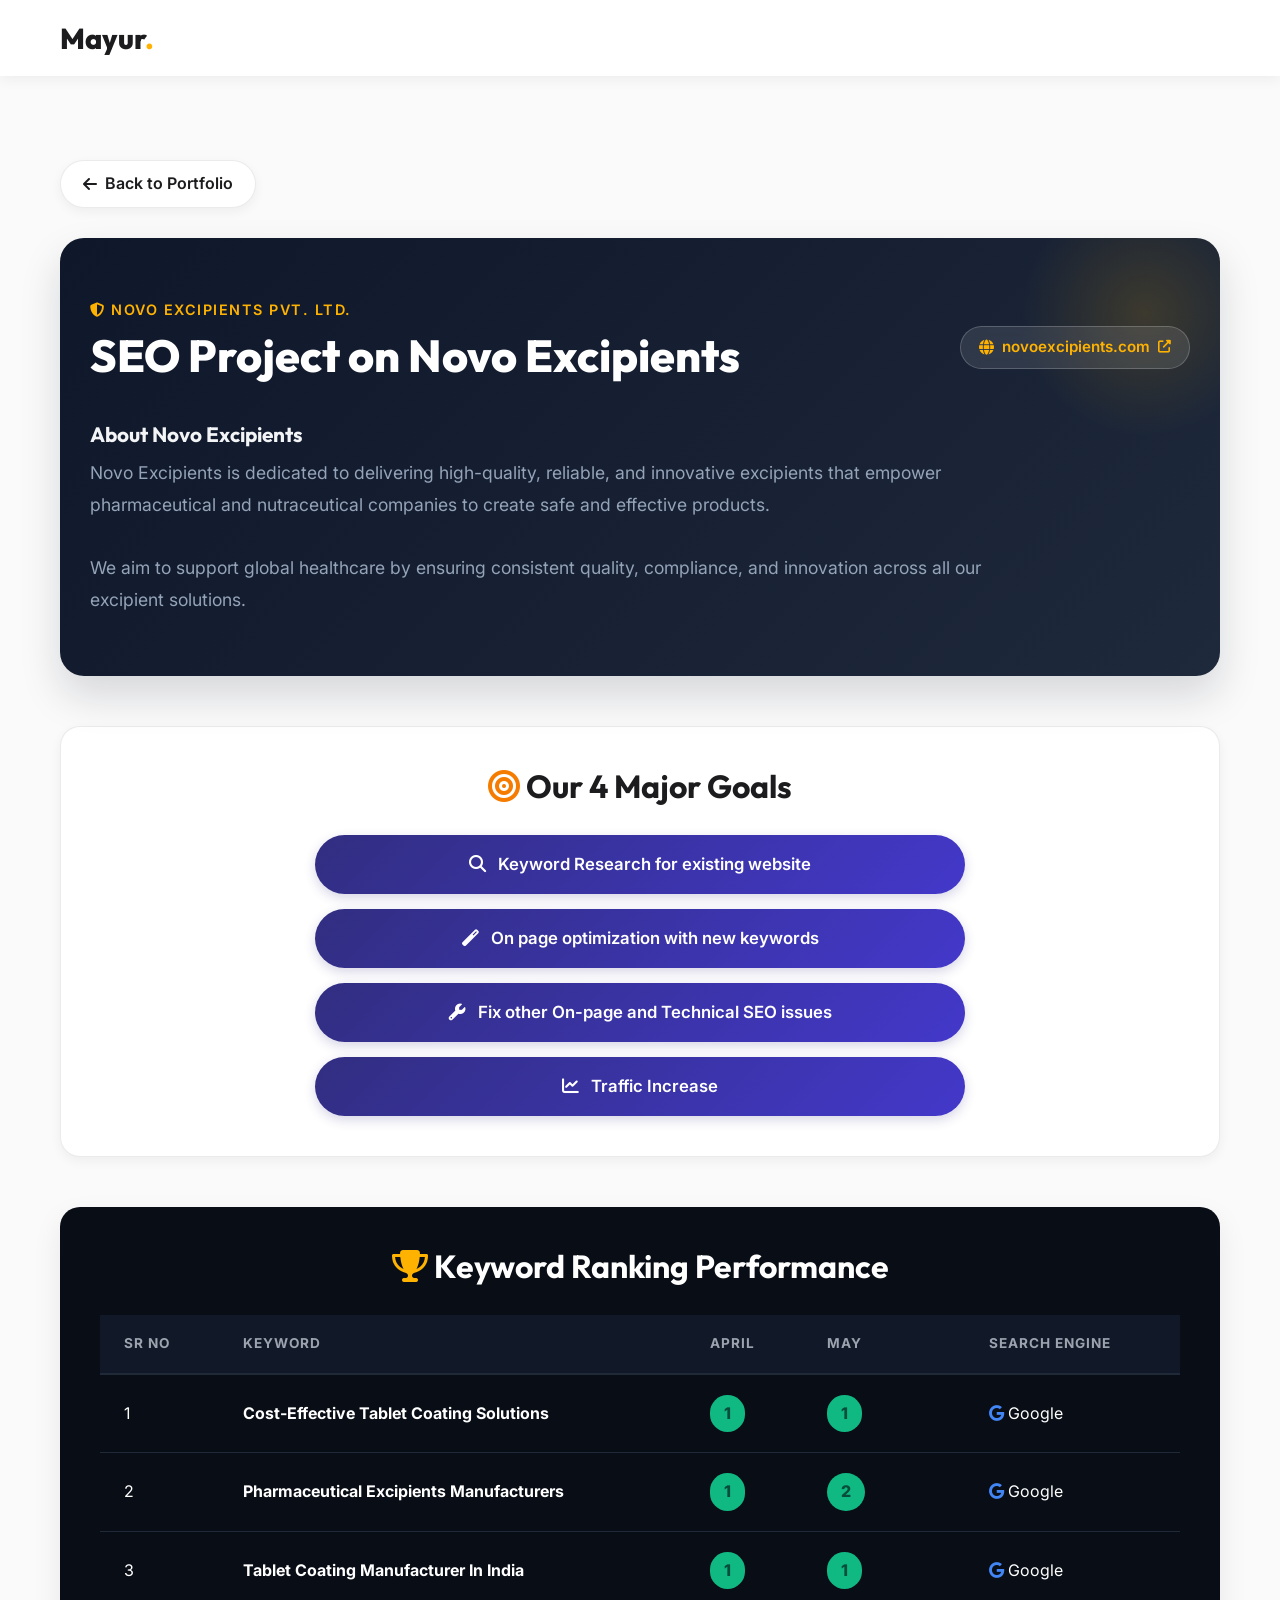
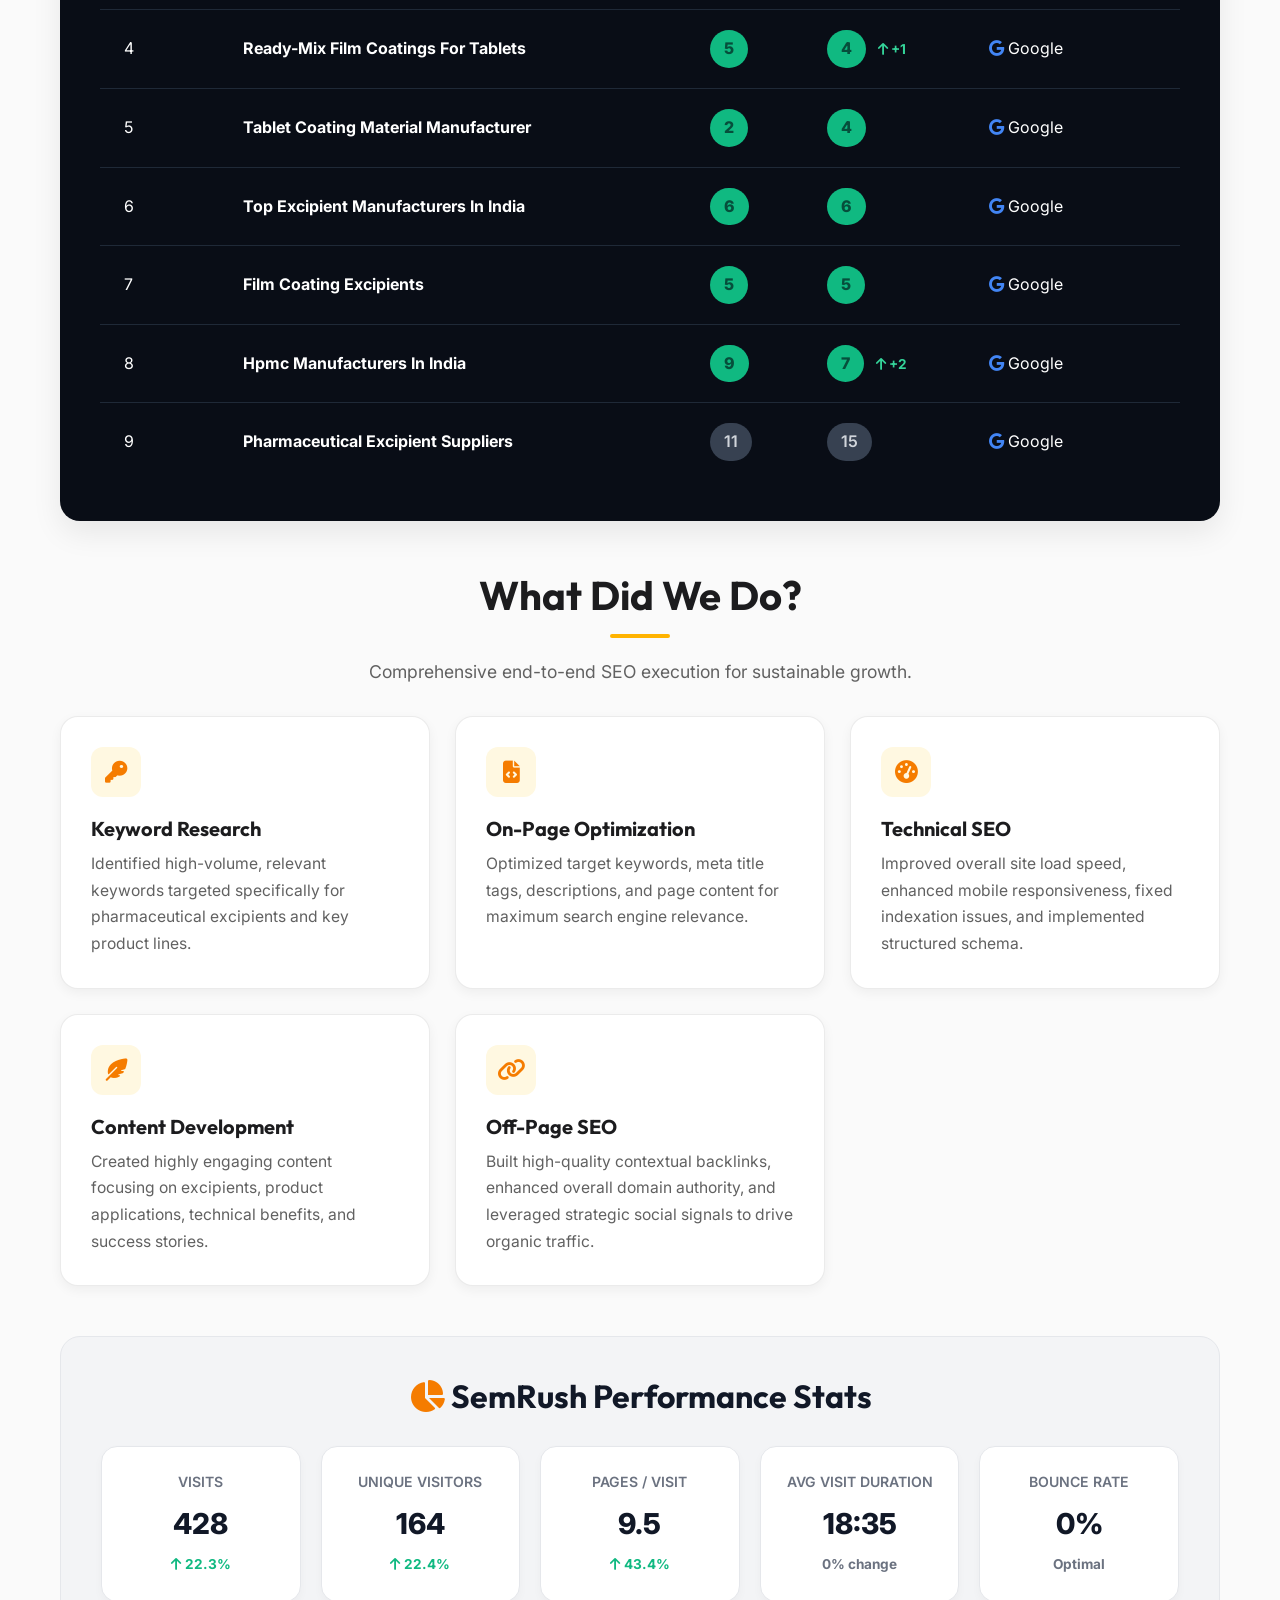
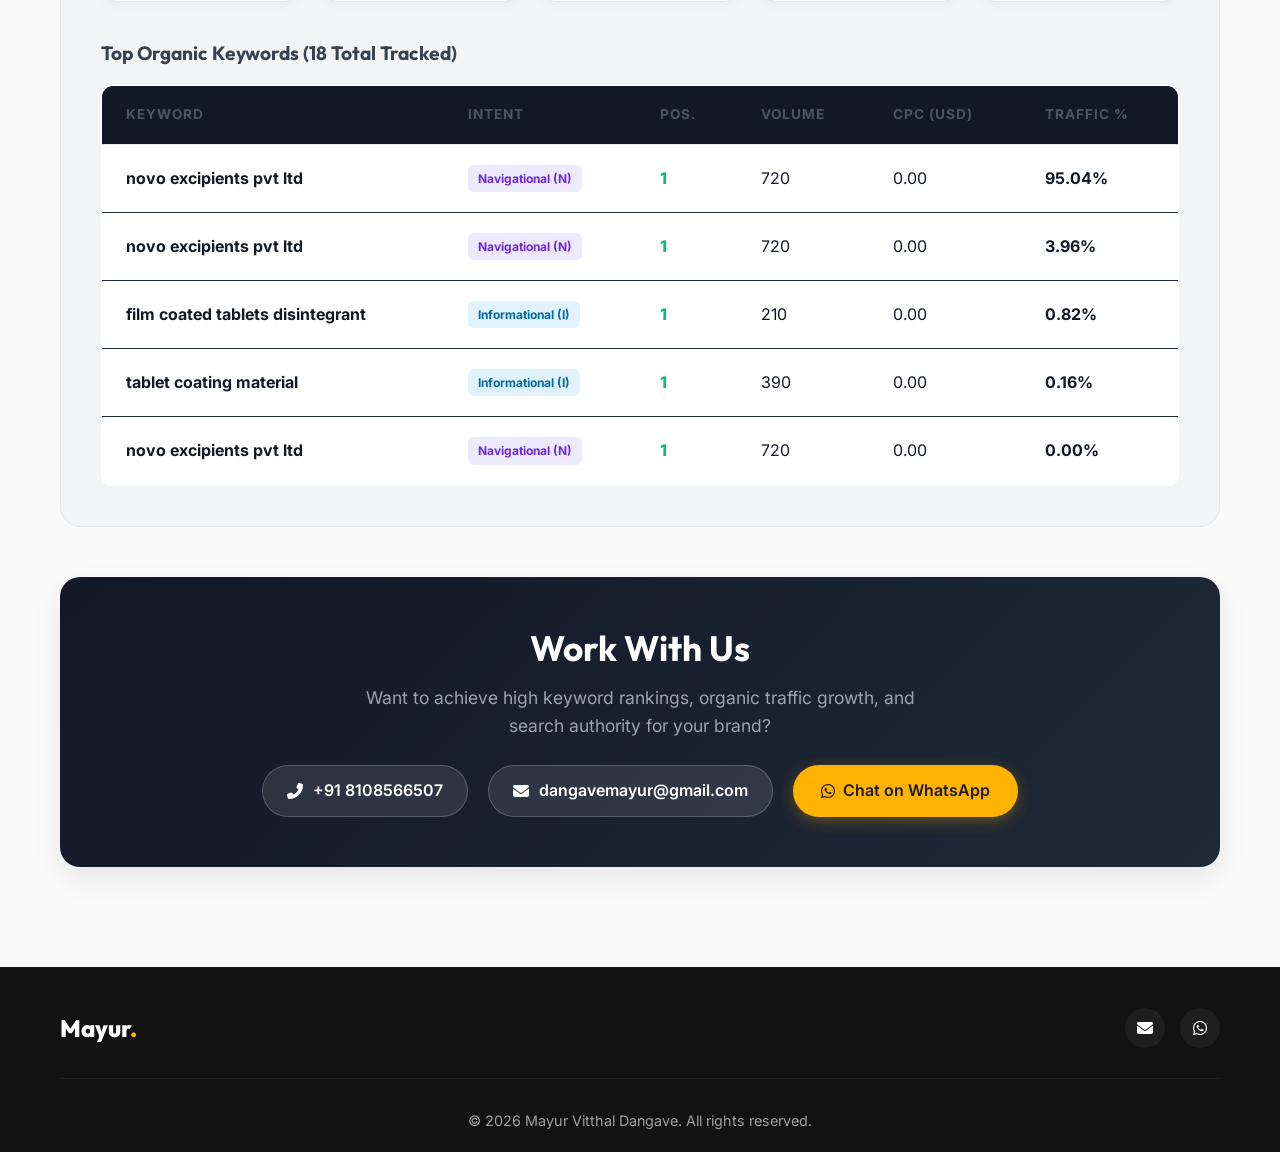
<file: novo-excipients.html>
<!DOCTYPE html>
<html lang="en">
<head>
    <meta charset="UTF-8">
    <meta name="viewport" content="width=device-width, initial-scale=1.0">
    <title>SEO Project on Novo Excipients | Case Study | Mayur Dangave</title>
    <meta name="description" content="SEO Case Study for Novo Excipients Pvt. Ltd. Details on keyword ranking improvements, SEMrush stats, and technical SEO strategies.">
    <!-- Google Fonts -->
    <link rel="preconnect" href="https://fonts.googleapis.com">
    <link rel="preconnect" href="https://fonts.gstatic.com" crossorigin>
    <link href="https://fonts.googleapis.com/css2?family=Inter:wght@300;400;500;600;700&family=Outfit:wght@400;600;800&display=swap" rel="stylesheet">
    <!-- Font Awesome for Icons -->
    <link rel="stylesheet" href="https://cdnjs.cloudflare.com/ajax/libs/font-awesome/6.4.0/css/all.min.css">
    <link rel="stylesheet" href="style.css">
    <style>
        .back-btn { 
            display: inline-flex; 
            align-items: center; 
            gap: 8px; 
            margin-bottom: 30px; 
            color: var(--text-main); 
            font-weight: 600; 
            padding: 10px 22px; 
            background: var(--surface); 
            border-radius: 50px; 
            box-shadow: var(--shadow-sm); 
            border: 1px solid var(--border);
            transition: var(--transition); 
        }
        .back-btn:hover { 
            background: var(--primary); 
            color: #1C1C1E; 
            transform: translateY(-2px); 
        }
        .brand-subtext {
            color: var(--primary);
            font-weight: 600;
            text-transform: uppercase;
            letter-spacing: 1.5px;
            font-size: 0.9rem;
            margin-bottom: 8px;
            display: block;
        }
        .cta-banner {
            background: linear-gradient(135deg, #111827 0%, #1F2937 100%);
            color: #FFFFFF;
            padding: 50px 30px;
            border-radius: 20px;
            text-align: center;
            margin-top: 50px;
            box-shadow: var(--shadow-md);
        }
        .cta-banner h2 {
            color: #FFFFFF;
            font-size: 2.2rem;
            margin-bottom: 15px;
        }
        .cta-banner p {
            color: #9CA3AF;
            font-size: 1.1rem;
            margin-bottom: 25px;
            max-width: 600px;
            margin-left: auto;
            margin-right: auto;
        }
        .cta-actions {
            display: flex;
            justify-content: center;
            gap: 20px;
            flex-wrap: wrap;
        }
        .contact-pill {
            display: inline-flex;
            align-items: center;
            gap: 10px;
            background: rgba(255, 255, 255, 0.1);
            color: #FFFFFF;
            padding: 12px 24px;
            border-radius: 50px;
            border: 1px solid rgba(255, 255, 255, 0.2);
            font-weight: 600;
            transition: var(--transition);
        }
        .contact-pill:hover {
            background: var(--primary);
            color: #1C1C1E;
            transform: translateY(-2px);
        }
    </style>
</head>
<body style="background-color: var(--bg-color);">
    <!-- Navigation -->
    <nav class="navbar" style="background: rgba(255, 255, 255, 0.95); box-shadow: var(--shadow-sm); padding: 15px 0;">
        <div class="container nav-content">
            <a href="index.html" class="logo">Mayur<span>.</span></a>
        </div>
    </nav>

    <!-- Case Study Main Container -->
    <section class="section-padding" style="margin-top: 60px;">
        <div class="container">
            <a href="index.html#portfolio" class="back-btn"><i class="fas fa-arrow-left"></i> Back to Portfolio</a>
            
            <!-- Hero & About Section -->
            <div class="case-study-hero">
                <div class="case-hero-top">
                    <div>
                        <span class="brand-subtext"><i class="fas fa-shield-alt"></i> Novo Excipients Pvt. Ltd.</span>
                        <h1>SEO Project on Novo Excipients</h1>
                    </div>
                    <a href="https://novoexcipients.com" target="_blank" class="project-url-badge">
                        <i class="fas fa-globe"></i> novoexcipients.com <i class="fas fa-external-link-alt" style="font-size: 0.8rem;"></i>
                    </a>
                </div>
                
                <h3 style="color: #F3F4F6; margin-top: 25px; margin-bottom: 10px; font-size: 1.3rem;">About Novo Excipients</h3>
                <p class="about-desc">
                    Novo Excipients is dedicated to delivering high-quality, reliable, and innovative excipients that empower pharmaceutical and nutraceutical companies to create safe and effective products.<br><br>
                    We aim to support global healthcare by ensuring consistent quality, compliance, and innovation across all our excipient solutions.
                </p>
            </div>

            <!-- Our 4 Major Goals -->
            <div class="goals-section">
                <h2><i class="fas fa-bullseye" style="color: var(--primary-dark);"></i> Our 4 Major Goals</h2>
                <div class="goals-grid">
                    <div class="goal-pill"><i class="fas fa-search"></i> Keyword Research for existing website</div>
                    <div class="goal-pill"><i class="fas fa-magic"></i> On page optimization with new keywords</div>
                    <div class="goal-pill"><i class="fas fa-wrench"></i> Fix other On-page and Technical SEO issues</div>
                    <div class="goal-pill"><i class="fas fa-chart-line"></i> Traffic Increase</div>
                </div>
            </div>

            <!-- Keyword Ranking Section -->
            <div class="ranking-section">
                <h2><i class="fas fa-trophy" style="color: #FFB300;"></i> Keyword Ranking Performance</h2>
                <div class="seo-table-container">
                    <table class="seo-table">
                        <thead>
                            <tr>
                                <th>Sr No</th>
                                <th>Keyword</th>
                                <th>April</th>
                                <th>May</th>
                                <th>Search Engine</th>
                            </tr>
                        </thead>
                        <tbody>
                            <tr>
                                <td>1</td>
                                <td><strong>Cost-Effective Tablet Coating Solutions</strong></td>
                                <td><span class="rank-badge-current">1</span></td>
                                <td><span class="rank-badge-current">1</span></td>
                                <td><i class="fab fa-google" style="color: #4285F4;"></i> Google</td>
                            </tr>
                            <tr>
                                <td>2</td>
                                <td><strong>Pharmaceutical Excipients Manufacturers</strong></td>
                                <td><span class="rank-badge-current">1</span></td>
                                <td><span class="rank-badge-current">2</span></td>
                                <td><i class="fab fa-google" style="color: #4285F4;"></i> Google</td>
                            </tr>
                            <tr>
                                <td>3</td>
                                <td><strong>Tablet Coating Manufacturer In India</strong></td>
                                <td><span class="rank-badge-current">1</span></td>
                                <td><span class="rank-badge-current">1</span></td>
                                <td><i class="fab fa-google" style="color: #4285F4;"></i> Google</td>
                            </tr>
                            <tr>
                                <td>4</td>
                                <td><strong>Ready-Mix Film Coatings For Tablets</strong></td>
                                <td><span class="rank-badge-current">5</span></td>
                                <td><span class="rank-badge-current">4</span> <span class="rank-jump"><i class="fas fa-arrow-up"></i> +1</span></td>
                                <td><i class="fab fa-google" style="color: #4285F4;"></i> Google</td>
                            </tr>
                            <tr>
                                <td>5</td>
                                <td><strong>Tablet Coating Material Manufacturer</strong></td>
                                <td><span class="rank-badge-current">2</span></td>
                                <td><span class="rank-badge-current">4</span></td>
                                <td><i class="fab fa-google" style="color: #4285F4;"></i> Google</td>
                            </tr>
                            <tr>
                                <td>6</td>
                                <td><strong>Top Excipient Manufacturers In India</strong></td>
                                <td><span class="rank-badge-current">6</span></td>
                                <td><span class="rank-badge-current">6</span></td>
                                <td><i class="fab fa-google" style="color: #4285F4;"></i> Google</td>
                            </tr>
                            <tr>
                                <td>7</td>
                                <td><strong>Film Coating Excipients</strong></td>
                                <td><span class="rank-badge-current">5</span></td>
                                <td><span class="rank-badge-current">5</span></td>
                                <td><i class="fab fa-google" style="color: #4285F4;"></i> Google</td>
                            </tr>
                            <tr>
                                <td>8</td>
                                <td><strong>Hpmc Manufacturers In India</strong></td>
                                <td><span class="rank-badge-current">9</span></td>
                                <td><span class="rank-badge-current">7</span> <span class="rank-jump"><i class="fas fa-arrow-up"></i> +2</span></td>
                                <td><i class="fab fa-google" style="color: #4285F4;"></i> Google</td>
                            </tr>
                            <tr>
                                <td>9</td>
                                <td><strong>Pharmaceutical Excipient Suppliers</strong></td>
                                <td><span class="rank-badge-prev">11</span></td>
                                <td><span class="rank-badge-prev">15</span></td>
                                <td><i class="fab fa-google" style="color: #4285F4;"></i> Google</td>
                            </tr>
                        </tbody>
                    </table>
                </div>
            </div>

            <!-- What Did We Do? (Strategy Breakdown) -->
            <div class="strategy-section">
                <div class="section-header" style="margin-bottom: 30px;">
                    <h2>What Did We Do?</h2>
                    <div class="line"></div>
                    <p>Comprehensive end-to-end SEO execution for sustainable growth.</p>
                </div>
                <div class="strategy-grid">
                    <div class="strategy-card">
                        <div class="icon-box"><i class="fas fa-key"></i></div>
                        <h4>Keyword Research</h4>
                        <p>Identified high-volume, relevant keywords targeted specifically for pharmaceutical excipients and key product lines.</p>
                    </div>
                    <div class="strategy-card">
                        <div class="icon-box"><i class="fas fa-file-code"></i></div>
                        <h4>On-Page Optimization</h4>
                        <p>Optimized target keywords, meta title tags, descriptions, and page content for maximum search engine relevance.</p>
                    </div>
                    <div class="strategy-card">
                        <div class="icon-box"><i class="fas fa-tachometer-alt"></i></div>
                        <h4>Technical SEO</h4>
                        <p>Improved overall site load speed, enhanced mobile responsiveness, fixed indexation issues, and implemented structured schema.</p>
                    </div>
                    <div class="strategy-card">
                        <div class="icon-box"><i class="fas fa-feather-alt"></i></div>
                        <h4>Content Development</h4>
                        <p>Created highly engaging content focusing on excipients, product applications, technical benefits, and success stories.</p>
                    </div>
                    <div class="strategy-card">
                        <div class="icon-box"><i class="fas fa-link"></i></div>
                        <h4>Off-Page SEO</h4>
                        <p>Built high-quality contextual backlinks, enhanced overall domain authority, and leveraged strategic social signals to drive organic traffic.</p>
                    </div>
                </div>
            </div>

            <!-- SemRush Stats Overview -->
            <div class="semrush-section">
                <h2><i class="fas fa-chart-pie" style="color: var(--primary-dark);"></i> SemRush Performance Stats</h2>
                
                <div class="semrush-stats-grid">
                    <div class="semrush-card">
                        <span class="label">Visits</span>
                        <div class="value">428</div>
                        <span class="change"><i class="fas fa-arrow-up"></i> 22.3%</span>
                    </div>
                    <div class="semrush-card">
                        <span class="label">Unique Visitors</span>
                        <div class="value">164</div>
                        <span class="change"><i class="fas fa-arrow-up"></i> 22.4%</span>
                    </div>
                    <div class="semrush-card">
                        <span class="label">Pages / Visit</span>
                        <div class="value">9.5</div>
                        <span class="change"><i class="fas fa-arrow-up"></i> 43.4%</span>
                    </div>
                    <div class="semrush-card">
                        <span class="label">Avg Visit Duration</span>
                        <div class="value">18:35</div>
                        <span class="change" style="color: #6B7280;">0% change</span>
                    </div>
                    <div class="semrush-card">
                        <span class="label">Bounce Rate</span>
                        <div class="value">0%</div>
                        <span class="change" style="color: #6B7280;">Optimal</span>
                    </div>
                </div>

                <h4 style="margin-bottom: 20px; font-size: 1.2rem; color: #374151;">Top Organic Keywords (18 Total Tracked)</h4>
                <div class="seo-table-container">
                    <table class="seo-table" style="background: #FFFFFF; color: #111827; border-radius: 12px; overflow: hidden; border: 1px solid #E5E7EB;">
                        <thead>
                            <tr style="background: #F9FAFB;">
                                <th style="color: #4B5563; border-bottom: 1px solid #E5E7EB;">Keyword</th>
                                <th style="color: #4B5563; border-bottom: 1px solid #E5E7EB;">Intent</th>
                                <th style="color: #4B5563; border-bottom: 1px solid #E5E7EB;">Pos.</th>
                                <th style="color: #4B5563; border-bottom: 1px solid #E5E7EB;">Volume</th>
                                <th style="color: #4B5563; border-bottom: 1px solid #E5E7EB;">CPC (USD)</th>
                                <th style="color: #4B5563; border-bottom: 1px solid #E5E7EB;">Traffic %</th>
                            </tr>
                        </thead>
                        <tbody>
                            <tr>
                                <td><strong>novo excipients pvt ltd</strong></td>
                                <td><span class="intent-badge intent-nav">Navigational (N)</span></td>
                                <td><span style="color: #10B981; font-weight: 800;">1</span></td>
                                <td>720</td>
                                <td>0.00</td>
                                <td><strong>95.04%</strong></td>
                            </tr>
                            <tr>
                                <td><strong>novo excipients pvt ltd</strong></td>
                                <td><span class="intent-badge intent-nav">Navigational (N)</span></td>
                                <td><span style="color: #10B981; font-weight: 800;">1</span></td>
                                <td>720</td>
                                <td>0.00</td>
                                <td><strong>3.96%</strong></td>
                            </tr>
                            <tr>
                                <td><strong>film coated tablets disintegrant</strong></td>
                                <td><span class="intent-badge intent-info">Informational (I)</span></td>
                                <td><span style="color: #10B981; font-weight: 800;">1</span></td>
                                <td>210</td>
                                <td>0.00</td>
                                <td><strong>0.82%</strong></td>
                            </tr>
                            <tr>
                                <td><strong>tablet coating material</strong></td>
                                <td><span class="intent-badge intent-info">Informational (I)</span></td>
                                <td><span style="color: #10B981; font-weight: 800;">1</span></td>
                                <td>390</td>
                                <td>0.00</td>
                                <td><strong>0.16%</strong></td>
                            </tr>
                            <tr>
                                <td><strong>novo excipients pvt ltd</strong></td>
                                <td><span class="intent-badge intent-nav">Navigational (N)</span></td>
                                <td><span style="color: #10B981; font-weight: 800;">1</span></td>
                                <td>720</td>
                                <td>0.00</td>
                                <td><strong>0.00%</strong></td>
                            </tr>
                        </tbody>
                    </table>
                </div>
            </div>

            <!-- Work With Us / Call To Action Banner -->
            <div class="cta-banner">
                <h2>Work With Us</h2>
                <p>Want to achieve high keyword rankings, organic traffic growth, and search authority for your brand?</p>
                <div class="cta-actions">
                    <a href="tel:+918108566507" class="contact-pill">
                        <i class="fas fa-phone-alt"></i> +91 8108566507
                    </a>
                    <a href="mailto:dangavemayur@gmail.com" class="contact-pill">
                        <i class="fas fa-envelope"></i> dangavemayur@gmail.com
                    </a>
                    <a href="https://wa.me/918108566507" target="_blank" class="btn-primary" style="display: inline-flex; align-items: center; gap: 8px;">
                        <i class="fab fa-whatsapp"></i> Chat on WhatsApp
                    </a>
                </div>
            </div>

        </div>
    </section>

    <!-- Footer -->
    <footer>
        <div class="container">
            <div class="footer-content">
                <div class="footer-logo">Mayur<span>.</span></div>
                <div class="footer-socials">
                    <a href="mailto:dangavemayur@gmail.com"><i class="fas fa-envelope"></i></a>
                    <a href="https://wa.me/918108566507"><i class="fab fa-whatsapp"></i></a>
                </div>
            </div>
            <div class="footer-bottom">
                <p>&copy; <span id="year"></span> Mayur Vitthal Dangave. All rights reserved.</p>
            </div>
        </div>
    </footer>
    <script>
        document.getElementById('year').textContent = new Date().getFullYear();
    </script>
</body>
</html>
</file>
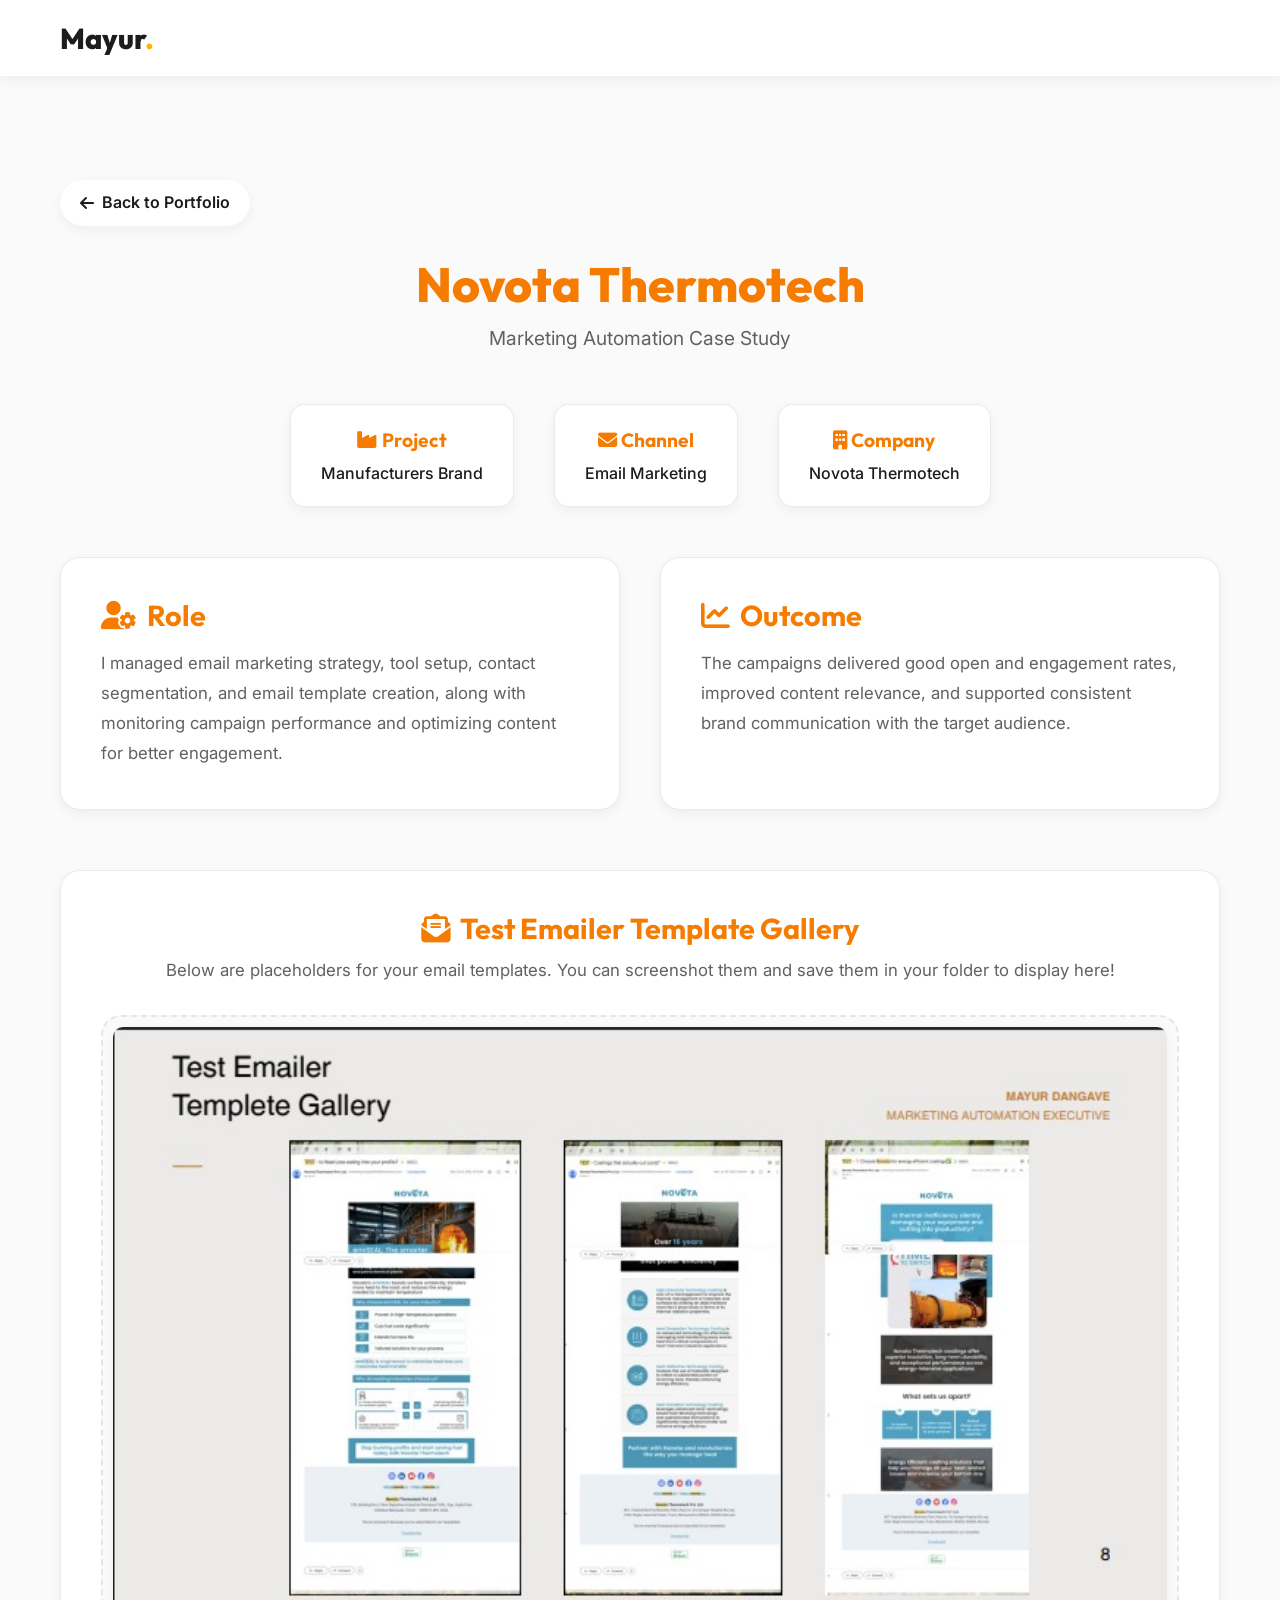
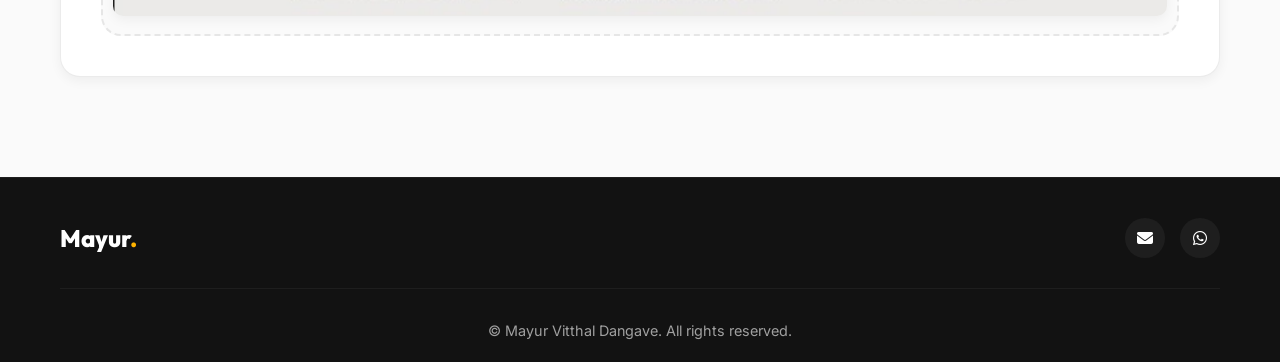
<file: novota-thermotech.html>
<!DOCTYPE html>
<html lang="en">
<head>
    <meta charset="UTF-8">
    <meta name="viewport" content="width=device-width, initial-scale=1.0">
    <title>Novota Thermotech Case Study | Mayur Dangave</title>
    <!-- Google Fonts -->
    <link rel="preconnect" href="https://fonts.googleapis.com">
    <link rel="preconnect" href="https://fonts.gstatic.com" crossorigin>
    <link href="https://fonts.googleapis.com/css2?family=Inter:wght@300;400;500;600;700&family=Outfit:wght@400;600;800&display=swap" rel="stylesheet">
    <!-- Font Awesome for Icons -->
    <link rel="stylesheet" href="https://cdnjs.cloudflare.com/ajax/libs/font-awesome/6.4.0/css/all.min.css">
    <link rel="stylesheet" href="style.css">
    <style>
        .case-header {
            text-align: center;
            margin-bottom: 50px;
        }
        .case-header h1 {
            font-size: 3rem;
            color: var(--primary-dark);
            margin-bottom: 10px;
            font-family: var(--font-heading);
            font-weight: 800;
        }
        .case-meta {
            display: flex;
            justify-content: center;
            gap: 40px;
            margin-bottom: 50px;
            flex-wrap: wrap;
        }
        .meta-item {
            text-align: center;
            background: var(--surface);
            padding: 20px 30px;
            border-radius: 15px;
            box-shadow: var(--shadow-sm);
            border: 1px solid var(--border);
        }
        .meta-item strong {
            display: block;
            color: var(--primary-dark);
            font-family: var(--font-heading);
            font-size: 1.2rem;
            margin-bottom: 5px;
        }
        .meta-item span {
            color: var(--text-main);
            font-weight: 500;
        }
        .case-body {
            display: grid;
            grid-template-columns: 1fr 1fr;
            gap: 40px;
            margin-bottom: 60px;
        }
        @media (max-width: 768px) {
            .case-body {
                grid-template-columns: 1fr;
                gap: 20px;
                margin-bottom: 40px;
            }
            .case-section {
                padding: 25px;
            }
        }
        .case-section {
            background: var(--surface);
            padding: 40px;
            border-radius: 20px;
            box-shadow: var(--shadow-sm);
            border: 1px solid var(--border);
        }
        .case-section h3 {
            font-size: 1.8rem;
            margin-bottom: 15px;
            color: var(--primary-dark);
            display: flex;
            align-items: center;
            gap: 10px;
        }
        .case-section p {
            font-size: 1.05rem;
            color: var(--text-muted);
            line-height: 1.8;
        }
        .gallery-container {
            display: grid;
            grid-template-columns: repeat(auto-fit, minmax(250px, 1fr));
            gap: 20px;
            margin-top: 30px;
        }
        .gallery-item {
            background: var(--bg-color);
            border: 2px dashed var(--border);
            border-radius: 20px;
            padding: 40px 20px;
            text-align: center;
            color: var(--text-muted);
            transition: var(--transition);
        }
        .gallery-item:hover {
            border-color: var(--primary);
            background: var(--surface);
        }
        .back-btn {
            display: inline-flex;
            align-items: center;
            gap: 8px;
            margin-bottom: 30px;
            color: var(--text-main);
            font-weight: 600;
            padding: 10px 20px;
            background: var(--surface);
            border-radius: 50px;
            box-shadow: var(--shadow-sm);
            transition: var(--transition);
        }
        .back-btn:hover {
            background: var(--primary);
            color: #1C1C1E;
            transform: translateY(-2px);
        }
    </style>
    <!-- Mailchimp -->
    <script id="mcjs">!function(c,h,i,m,p){m=c.createElement(h),p=c.getElementsByTagName(h)[0],m.async=1,m.src=i,p.parentNode.insertBefore(m,p)}(document,"script","https://chimpstatic.com/mcjs-connected/js/users/f3855d22246efde5855459e48/d175ec799abc95fbc021b58ff.js");</script>
</head>
<body style="background-color: var(--bg-color);">
    <!-- Navigation -->
    <nav class="navbar" style="background: rgba(255, 255, 255, 0.95); box-shadow: var(--shadow-sm); padding: 15px 0;">
        <div class="container nav-content">
            <a href="index.html" class="logo">Mayur<span>.</span></a>
        </div>
    </nav>

    <!-- Case Study Section -->
    <section class="section-padding" style="margin-top: 80px;">
        <div class="container">
            <a href="index.html#portfolio" class="back-btn"><i class="fas fa-arrow-left"></i> Back to Portfolio</a>
            
            <div class="case-header">
                <h1>Novota Thermotech</h1>
                <p style="font-size: 1.2rem; color: var(--text-muted);">Marketing Automation Case Study</p>
            </div>

            <div class="case-meta">
                <div class="meta-item">
                    <strong><i class="fas fa-industry"></i> Project</strong>
                    <span>Manufacturers Brand</span>
                </div>
                <div class="meta-item">
                    <strong><i class="fas fa-envelope"></i> Channel</strong>
                    <span>Email Marketing</span>
                </div>
                <div class="meta-item">
                    <strong><i class="fas fa-building"></i> Company</strong>
                    <span>Novota Thermotech</span>
                </div>
            </div>



            <div class="case-body">
                <div class="case-section">
                    <h3><i class="fas fa-user-cog"></i> Role</h3>
                    <p>I managed email marketing strategy, tool setup, contact segmentation, and email template creation, along with monitoring campaign performance and optimizing content for better engagement.</p>
                </div>
                <div class="case-section">
                    <h3><i class="fas fa-chart-line"></i> Outcome</h3>
                    <p>The campaigns delivered good open and engagement rates, improved content relevance, and supported consistent brand communication with the target audience.</p>
                </div>
            </div>

            <div class="case-section">
                <h3 style="text-align: center; justify-content: center; margin-bottom: 10px;"><i class="fas fa-envelope-open-text"></i> Test Emailer Template Gallery</h3>
                <p style="text-align: center; margin-bottom: 30px;">Below are placeholders for your email templates. You can screenshot them and save them in your folder to display here!</p>
                
                <div class="gallery-container">

                    <div class="gallery-item" style="padding: 10px;">
                        <img src="Novota-ss-2.png" alt="Template 2" style="width: 100%; border-radius: 10px; box-shadow: var(--shadow-sm);">
                    </div>
                </div>
            </div>
        </div>
    </section>

    <!-- Footer -->
    <footer>
        <div class="container">
            <div class="footer-content">
                <div class="footer-logo">Mayur<span>.</span></div>
                <div class="footer-socials">
                    <a href="mailto:dangavemayur@gmail.com"><i class="fas fa-envelope"></i></a>
                    <a href="https://wa.me/918108566507"><i class="fab fa-whatsapp"></i></a>
                </div>
            </div>
            <div class="footer-bottom">
                <p>&copy; <span id="year"></span> Mayur Vitthal Dangave. All rights reserved.</p>
            </div>
        </div>
    </footer>
</body>
</html>
</file>
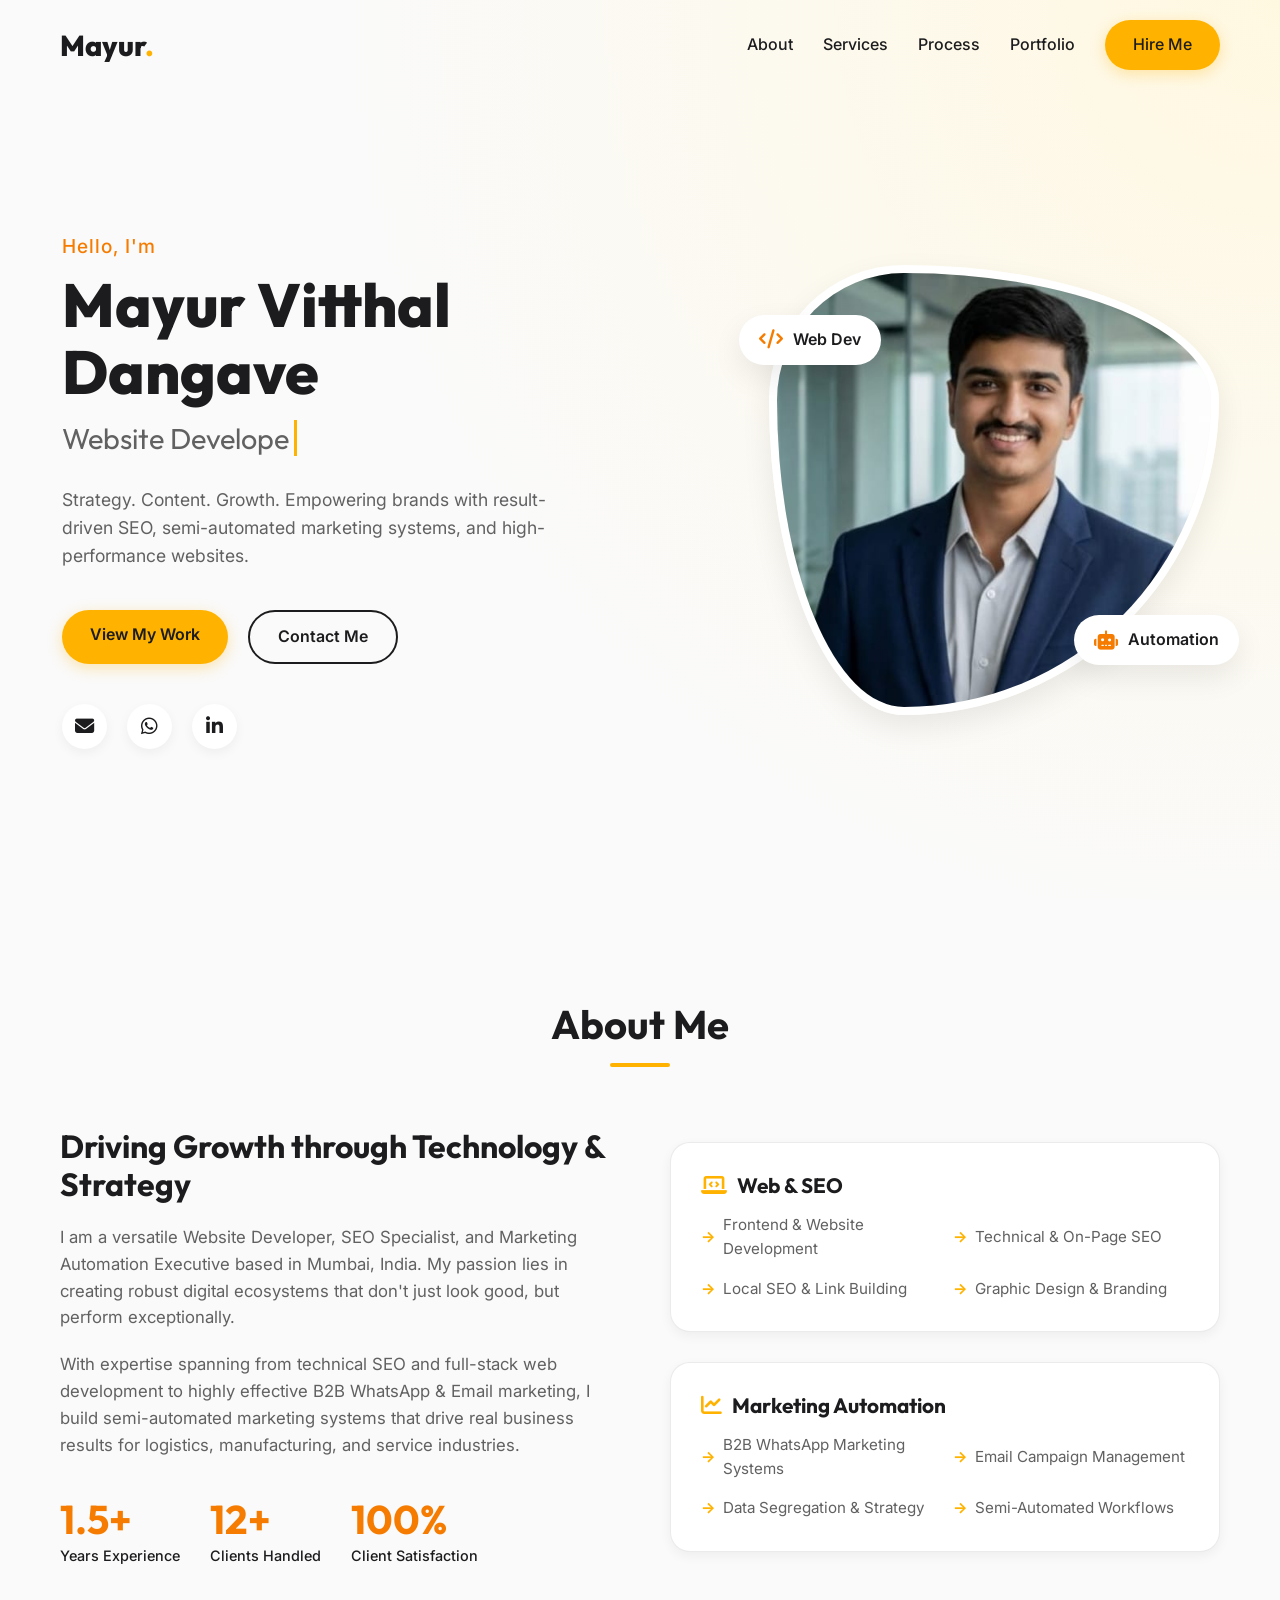
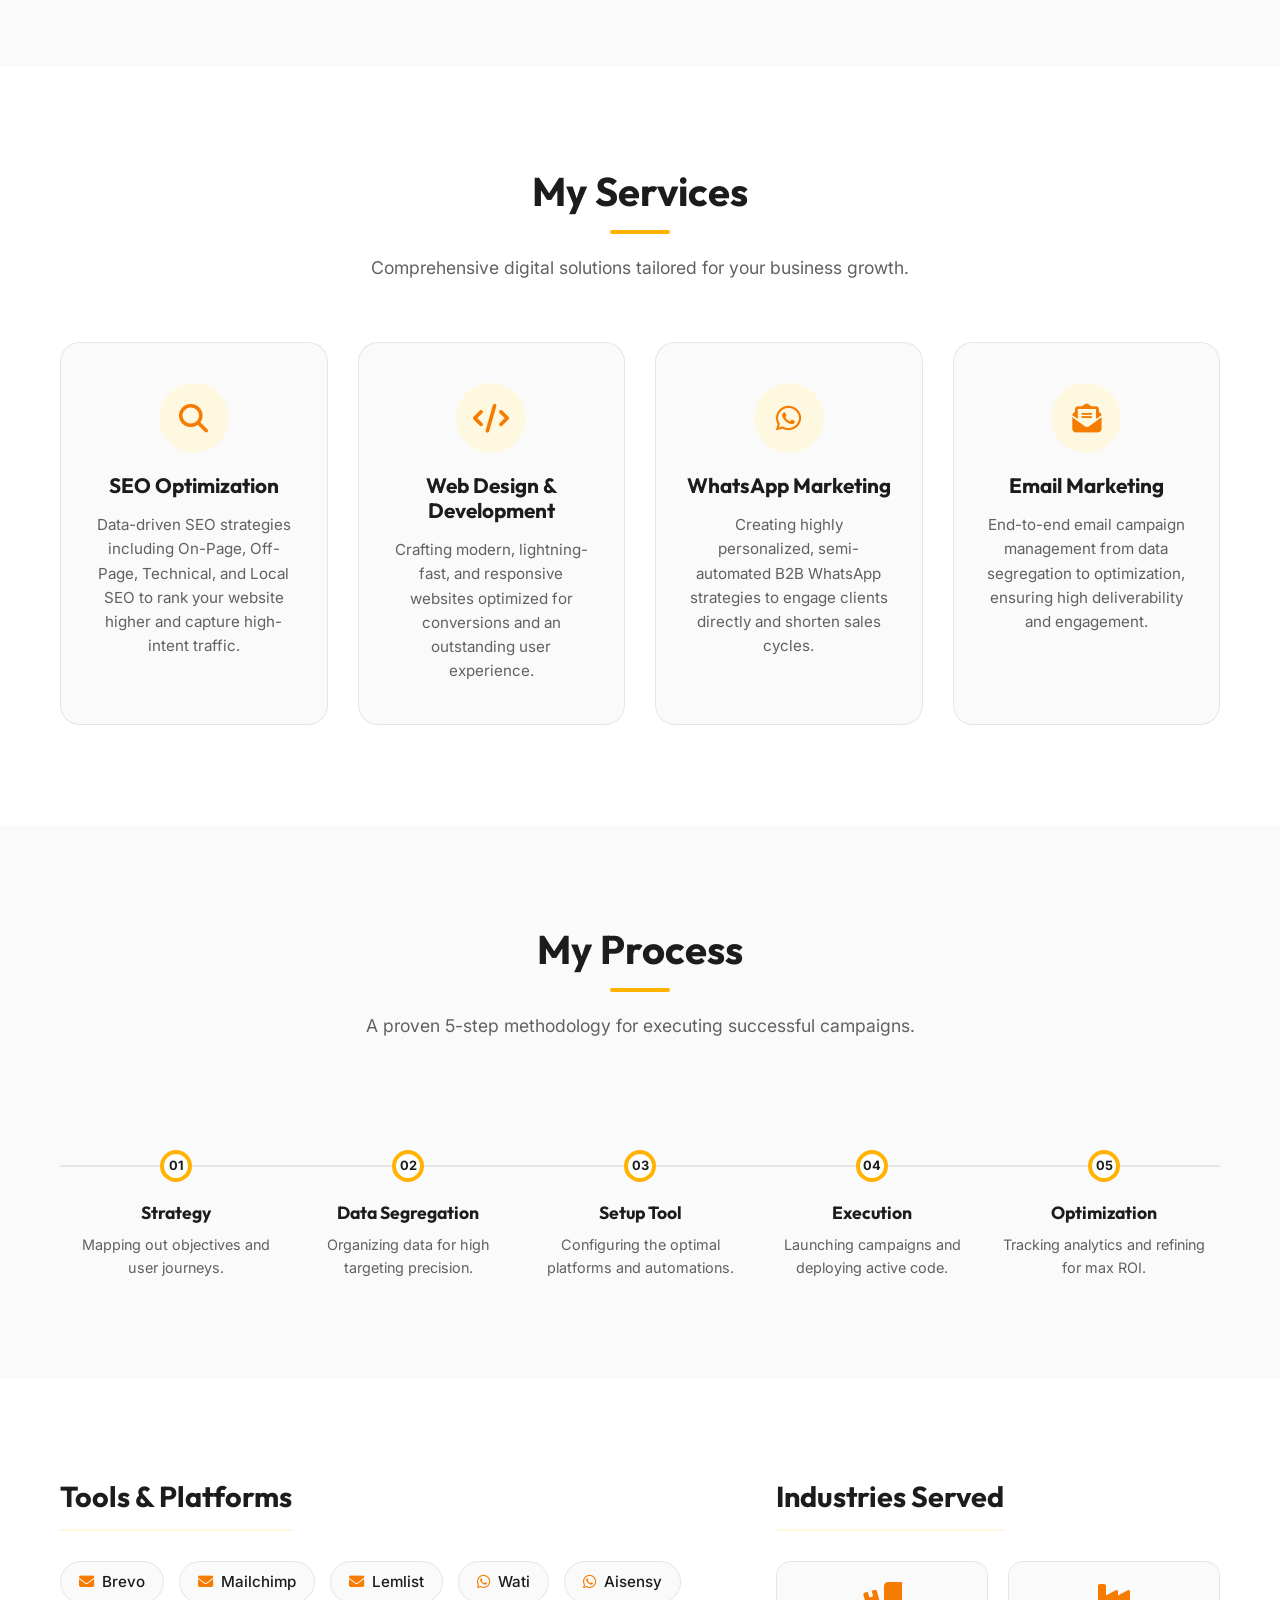
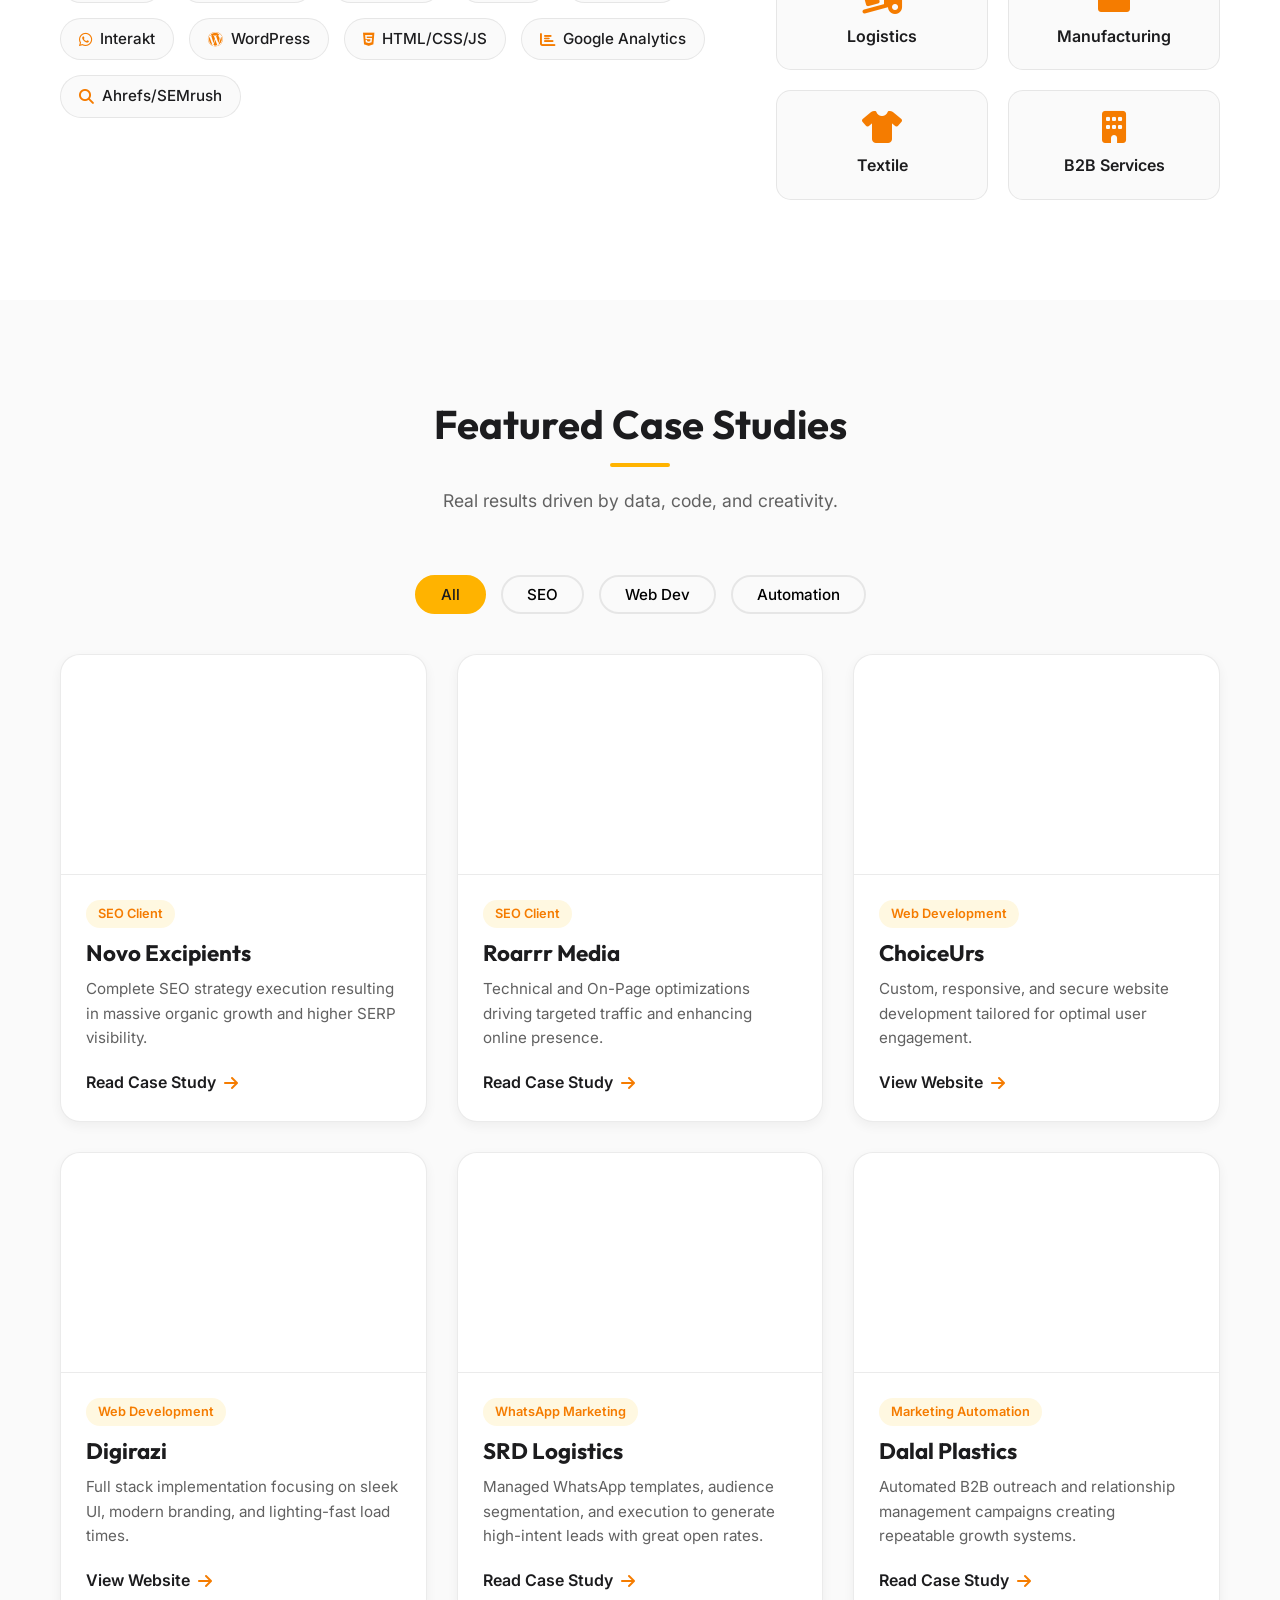
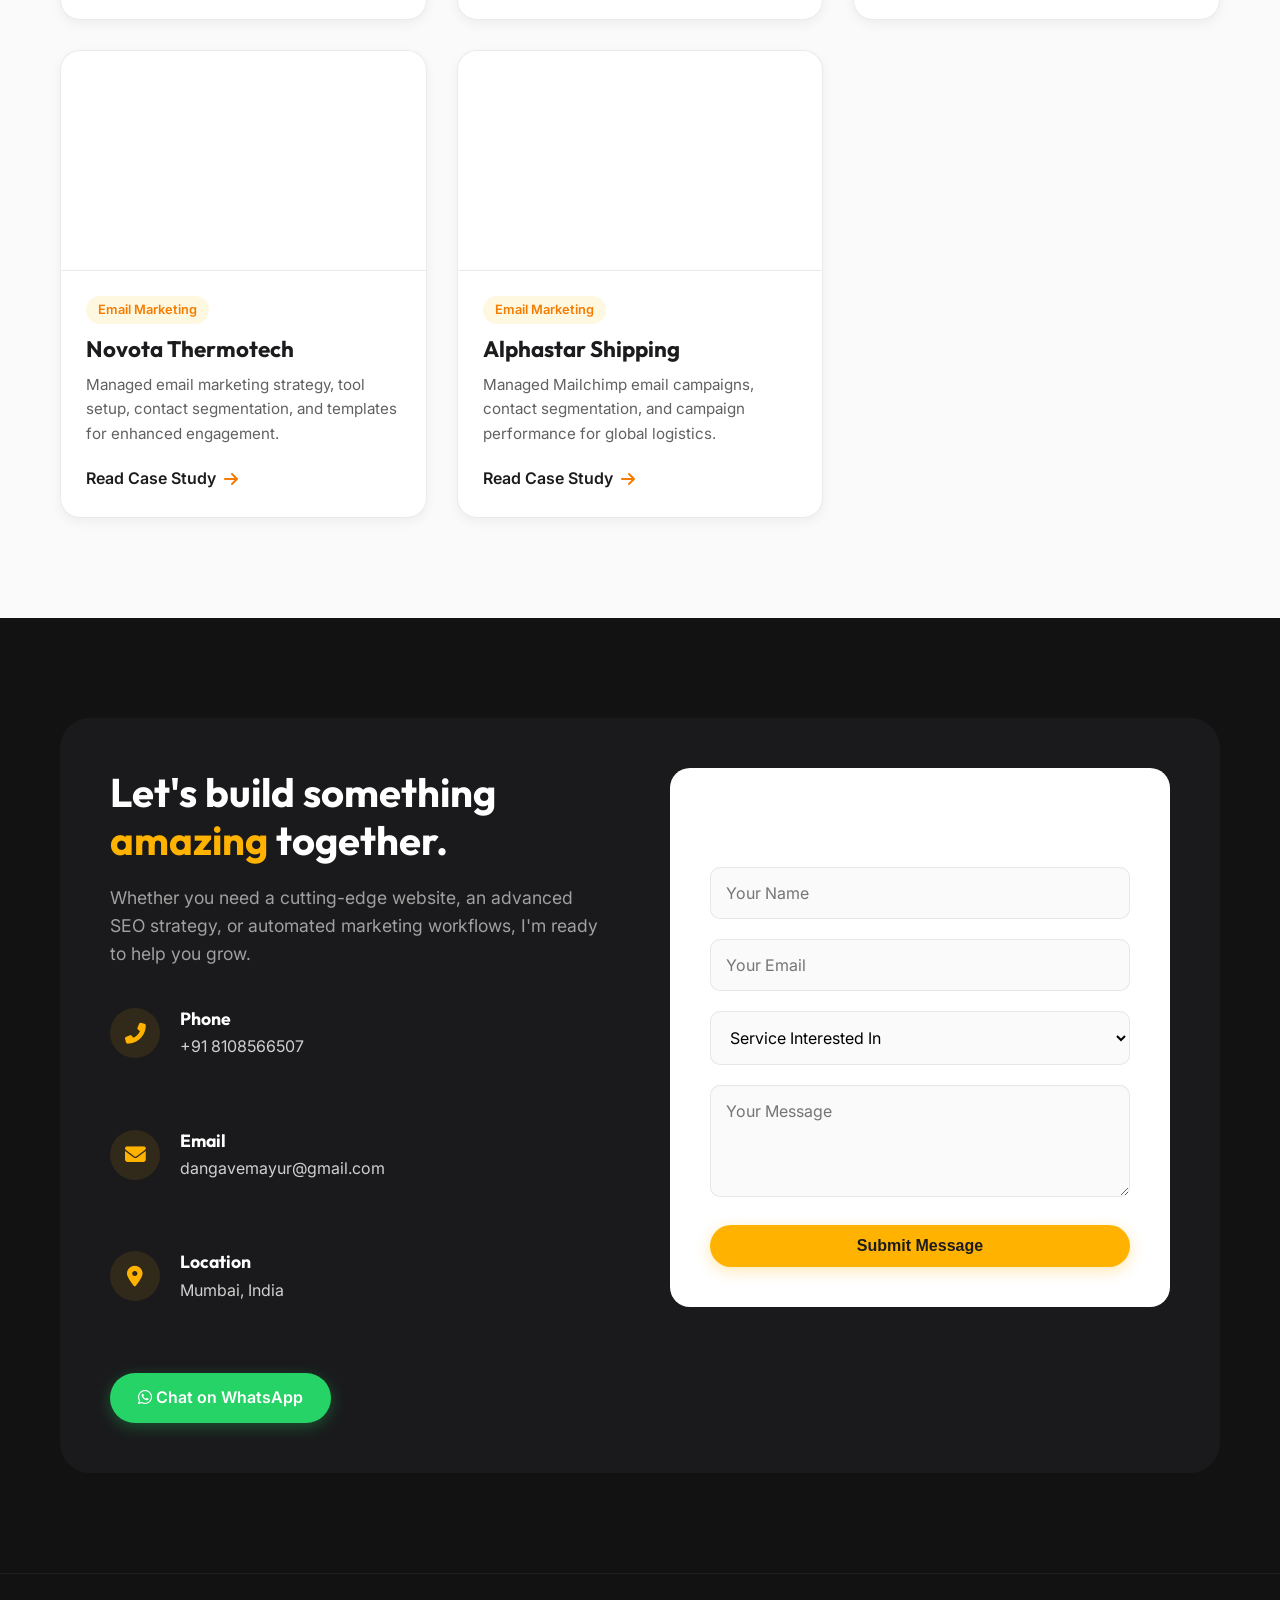
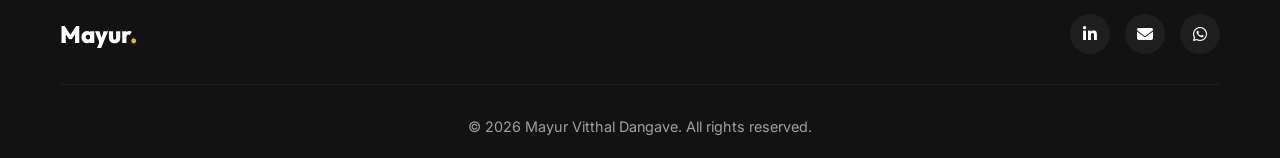
<file: porfolio Website index.html>
<!DOCTYPE html>
<html lang="en">

<head>
    <meta charset="UTF-8">
    <meta name="viewport" content="width=device-width, initial-scale=1.0">
    <title>Mayur Vitthal Dangave | Portfolio</title>
    <meta name="description" content="Website Developer, SEO & Marketing Automation Specialist based in India.">
    <!-- Google Fonts -->
    <link rel="preconnect" href="https://fonts.googleapis.com">
    <link rel="preconnect" href="https://fonts.gstatic.com" crossorigin>
    <link
        href="https://fonts.googleapis.com/css2?family=Inter:wght@300;400;500;600;700&family=Outfit:wght@400;600;800&display=swap"
        rel="stylesheet">
    <!-- Font Awesome for Icons -->
    <link rel="stylesheet" href="https://cdnjs.cloudflare.com/ajax/libs/font-awesome/6.4.0/css/all.min.css">
    <link rel="stylesheet" href="style.css">
</head>

<body>
    <!-- Navigation -->
    <nav class="navbar" id="navbar">
        <div class="container nav-content">
            <a href="#" class="logo">Mayur<span>.</span></a>
            <ul class="nav-links">
                <li><a href="#about">About</a></li>
                <li><a href="#services">Services</a></li>
                <li><a href="#process">Process</a></li>
                <li><a href="#portfolio">Portfolio</a></li>
                <li><a href="#contact" class="btn-primary nav-btn">Hire Me</a></li>
            </ul>
            <div class="hamburger">
                <i class="fas fa-bars"></i>
            </div>
        </div>
    </nav>

    <!-- Hero Section -->
    <section class="hero" id="home">
        <div class="container hero-content">
            <div class="hero-text reveal">
                <p class="greeting">Hello, I'm</p>
                <h1 class="name">Mayur Vitthal Dangave</h1>
                <h2 class="titles">
                    <span class="typewriter">Website Developer & SEO Specialist</span>
                </h2>
                <p class="tagline">Strategy. Content. Growth. Empowering brands with result-driven SEO, semi-automated
                    marketing systems, and high-performance websites.</p>
                <div class="hero-actions">
                    <a href="#portfolio" class="btn-primary">View My Work</a>
                    <a href="#contact" class="btn-secondary">Contact Me</a>
                </div>
                <div class="social-links">
                    <a href="mailto:dangavemayur@gmail.com"><i class="fas fa-envelope"></i></a>
                    <a href="https://wa.me/918108566507" target="_blank"><i class="fab fa-whatsapp"></i></a>
                    <a href="https://www.linkedin.com/in/mayur-dangave-b585b3267/" target="_blank"><i class="fab fa-linkedin-in"></i></a>
                </div>
            </div>
            <div class="hero-image reveal right">
                <div class="image-wrapper">
                    <!-- Professional placeholder image -->
                    <img src="new-profile.jpg" alt="Mayur Vitthal Dangave" id="profile-img">
                    <div class="floating-badge badge-1">
                        <i class="fas fa-code"></i> Web Dev
                    </div>
                    <div class="floating-badge badge-2">
                        <i class="fas fa-robot"></i> Automation
                    </div>
                </div>
            </div>
        </div>
    </section>

    <!-- About Section -->
    <section class="about section-padding" id="about">
        <div class="container">
            <div class="section-header reveal">
                <h2>About Me</h2>
                <div class="line"></div>
            </div>
            <div class="about-grid">
                <div class="about-text reveal">
                    <h3>Driving Growth through Technology & Strategy</h3>
                    <p>I am a versatile Website Developer, SEO Specialist, and Marketing Automation Executive based in
                        Mumbai, India. My passion lies in creating robust digital ecosystems that don't just look good,
                        but perform exceptionally.</p>
                    <p>With expertise spanning from technical SEO and full-stack web development to highly effective B2B
                        WhatsApp & Email marketing, I build semi-automated marketing systems that drive real business
                        results for logistics, manufacturing, and service industries.</p>
                    <div class="stats-container">
                        <div class="stat-box">
                            <h4>1.5+</h4>
                            <p>Years Experience</p>
                        </div>
                        <div class="stat-box">
                            <h4>12+</h4>
                            <p>Clients Handled</p>
                        </div>
                        <div class="stat-box">
                            <h4>100%</h4>
                            <p>Client Satisfaction</p>
                        </div>
                    </div>
                </div>
                <div class="about-skills reveal right">
                    <div class="skill-category">
                        <h4><i class="fas fa-laptop-code"></i> Web & SEO</h4>
                        <ul>
                            <li>Frontend & Website Development</li>
                            <li>Technical & On-Page SEO</li>
                            <li>Local SEO & Link Building</li>
                            <li>Graphic Design & Branding</li>
                        </ul>
                    </div>
                    <div class="skill-category">
                        <h4><i class="fas fa-chart-line"></i> Marketing Automation</h4>
                        <ul>
                            <li>B2B WhatsApp Marketing Systems</li>
                            <li>Email Campaign Management</li>
                            <li>Data Segregation & Strategy</li>
                            <li>Semi-Automated Workflows</li>
                        </ul>
                    </div>
                </div>
            </div>
        </div>
    </section>

    <!-- Services Section -->
    <section class="services section-padding bg-light" id="services">
        <div class="container">
            <div class="section-header reveal">
                <h2>My Services</h2>
                <div class="line"></div>
                <p>Comprehensive digital solutions tailored for your business growth.</p>
            </div>
            <div class="services-grid">
                <!-- Service 1 -->
                <div class="service-card reveal">
                    <div class="icon"><i class="fas fa-search"></i></div>
                    <h3>SEO Optimization</h3>
                    <p>Data-driven SEO strategies including On-Page, Off-Page, Technical, and Local SEO to rank your
                        website higher and capture high-intent traffic.</p>
                </div>
                <!-- Service 2 -->
                <div class="service-card reveal">
                    <div class="icon"><i class="fas fa-code"></i></div>
                    <h3>Web Design & Development</h3>
                    <p>Crafting modern, lightning-fast, and responsive websites optimized for conversions and an
                        outstanding user experience.</p>
                </div>
                <!-- Service 3 -->
                <div class="service-card reveal">
                    <div class="icon"><i class="fab fa-whatsapp"></i></div>
                    <h3>WhatsApp Marketing</h3>
                    <p>Creating highly personalized, semi-automated B2B WhatsApp strategies to engage clients directly
                        and shorten sales cycles.</p>
                </div>
                <!-- Service 4 -->
                <div class="service-card reveal">
                    <div class="icon"><i class="fas fa-envelope-open-text"></i></div>
                    <h3>Email Marketing</h3>
                    <p>End-to-end email campaign management from data segregation to optimization, ensuring high
                        deliverability and engagement.</p>
                </div>
            </div>
        </div>
    </section>

    <!-- Process Section -->
    <section class="process section-padding" id="process">
        <div class="container">
            <div class="section-header reveal">
                <h2>My Process</h2>
                <div class="line"></div>
                <p>A proven 5-step methodology for executing successful campaigns.</p>
            </div>
            <div class="timeline hide-mobile">
                <div class="timeline-step reveal">
                    <div class="step-num">01</div>
                    <h4>Strategy</h4>
                    <p>Mapping out objectives and user journeys.</p>
                </div>
                <div class="timeline-step reveal delay-1">
                    <div class="step-num">02</div>
                    <h4>Data Segregation</h4>
                    <p>Organizing data for high targeting precision.</p>
                </div>
                <div class="timeline-step reveal delay-2">
                    <div class="step-num">03</div>
                    <h4>Setup Tool</h4>
                    <p>Configuring the optimal platforms and automations.</p>
                </div>
                <div class="timeline-step reveal delay-3">
                    <div class="step-num">04</div>
                    <h4>Execution</h4>
                    <p>Launching campaigns and deploying active code.</p>
                </div>
                <div class="timeline-step reveal delay-4">
                    <div class="step-num">05</div>
                    <h4>Optimization</h4>
                    <p>Tracking analytics and refining for max ROI.</p>
                </div>
            </div>
        </div>
    </section>

    <!-- Tools & Industries Section -->
    <section class="tools-industries section-padding bg-light" id="tools">
        <div class="container">
            <div class="tools-split reveal">
                <div class="tools-section">
                    <h3>Tools & Platforms</h3>
                    <div class="pill-grid">
                        <span class="pill"><i class="fas fa-envelope"></i> Brevo</span>
                        <span class="pill"><i class="fas fa-envelope"></i> Mailchimp</span>
                        <span class="pill"><i class="fas fa-envelope"></i> Lemlist</span>
                        <span class="pill"><i class="fab fa-whatsapp"></i> Wati</span>
                        <span class="pill"><i class="fab fa-whatsapp"></i> Aisensy</span>
                        <span class="pill"><i class="fab fa-whatsapp"></i> Interakt</span>
                        <span class="pill"><i class="fab fa-wordpress"></i> WordPress</span>
                        <span class="pill"><i class="fab fa-html5"></i> HTML/CSS/JS</span>
                        <span class="pill"><i class="fas fa-chart-bar"></i> Google Analytics</span>
                        <span class="pill"><i class="fas fa-search"></i> Ahrefs/SEMrush</span>
                    </div>
                </div>
                <div class="industries-section">
                    <h3>Industries Served</h3>
                    <div class="icon-grid">
                        <div class="industry-item">
                            <i class="fas fa-truck-loading"></i>
                            <span>Logistics</span>
                        </div>
                        <div class="industry-item">
                            <i class="fas fa-industry"></i>
                            <span>Manufacturing</span>
                        </div>
                        <div class="industry-item">
                            <i class="fas fa-tshirt"></i>
                            <span>Textile</span>
                        </div>
                        <div class="industry-item">
                            <i class="fas fa-building"></i>
                            <span>B2B Services</span>
                        </div>
                    </div>
                </div>
            </div>
        </div>
    </section>

    <!-- Portfolio / Case Studies Section -->
    <section class="portfolio section-padding" id="portfolio">
        <div class="container">
            <div class="section-header reveal">
                <h2>Featured Case Studies</h2>
                <div class="line"></div>
                <p>Real results driven by data, code, and creativity.</p>
            </div>

            <div class="portfolio-filters reveal">
                <button class="filter-btn active" data-filter="all">All</button>
                <button class="filter-btn" data-filter="seo">SEO</button>
                <button class="filter-btn" data-filter="web">Web Dev</button>
                <button class="filter-btn" data-filter="automation">Automation</button>
            </div>

            <div class="portfolio-grid">
                <!-- SEO Item 1 -->
                <div class="portfolio-card reveal" data-category="seo">
                    <div class="card-img"
                        style="background-image: url('https://images.unsplash.com/photo-1460925895917-afdab827c52f?auto=format&fit=crop&q=80&w=600');">
                    </div>
                    <div class="card-content">
                        <span class="category-tag">SEO Client</span>
                        <h3>Novo Excipients</h3>
                        <p>Complete SEO strategy execution resulting in massive organic growth and higher SERP
                            visibility.</p>
                        <a href="https://drive.google.com/file/d/1RuVeisijS0Bei1zFTXB7YdVnc6JuKR0A/view?usp=sharing" target="_blank" class="read-more">Read Case Study <i class="fas fa-arrow-right"></i></a>
                    </div>
                </div>
                <!-- SEO Item 2 -->
                <div class="portfolio-card reveal" data-category="seo">
                    <div class="card-img"
                        style="background-image: url('https://images.unsplash.com/photo-1551288049-bebda4e38f71?auto=format&fit=crop&q=80&w=600');">
                    </div>
                    <div class="card-content">
                        <span class="category-tag">SEO Client</span>
                        <h3>Roarrr Media</h3>
                        <p>Technical and On-Page optimizations driving targeted traffic and enhancing online presence.
                        </p>
                        <a href="https://drive.google.com/file/d/1xRUT85kI1Ep7L4BTmWayl2ag_5UDyhqi/view?usp=sharing" target="_blank" class="read-more">Read Case Study <i class="fas fa-arrow-right"></i></a>
                    </div>
                </div>
                <!-- Web Dev Item 1 -->
                <div class="portfolio-card reveal" data-category="web">
                    <div class="card-img"
                        style="background-image: url('https://images.unsplash.com/photo-1498050108023-c5249f4df085?auto=format&fit=crop&q=80&w=600');">
                    </div>
                    <div class="card-content">
                        <span class="category-tag">Web Development</span>
                        <h3>ChoiceUrs</h3>
                        <p>Custom, responsive, and secure website development tailored for optimal user engagement.</p>
                        <a href="https://choiceursofficial.wixsite.com/my-site-3" target="_blank" class="read-more">View Website <i class="fas fa-arrow-right"></i></a>
                    </div>
                </div>
                <!-- Web Dev Item 2 -->
                <div class="portfolio-card reveal" data-category="web">
                    <div class="card-img"
                        style="background-image: url('https://images.unsplash.com/photo-1547658719-da2b51169166?auto=format&fit=crop&q=80&w=600');">
                    </div>
                    <div class="card-content">
                        <span class="category-tag">Web Development</span>
                        <h3>Digirazi</h3>
                        <p>Full stack implementation focusing on sleek UI, modern branding, and lighting-fast load
                            times.</p>
                        <a href="#" class="read-more">View Website <i class="fas fa-arrow-right"></i></a>
                    </div>
                </div>
                <!-- Automation Item 1 (SRD Logistics) -->
                <div class="portfolio-card reveal" data-category="automation">
                    <div class="card-img"
                        style="background-image: url('https://images.unsplash.com/photo-1519003722824-194d4455a60c?auto=format&fit=crop&q=80&w=600');">
                    </div>
                    <div class="card-content">
                        <span class="category-tag">WhatsApp Marketing</span>
                        <h3>SRD Logistics</h3>
                        <p>Managed WhatsApp templates, audience segmentation, and execution to generate high-intent leads with great open rates.</p>
                        <a href="srd-logistics.html" class="read-more">Read Case Study <i class="fas fa-arrow-right"></i></a>
                    </div>
                </div>

                <!-- Automation Item 2 (Dalal Plastics) -->
                <div class="portfolio-card reveal" data-category="automation">
                    <div class="card-img"
                        style="background-image: url('https://images.unsplash.com/photo-1581244277943-fe4a9c777189?auto=format&fit=crop&q=80&w=600');">
                    </div>
                    <div class="card-content">
                        <span class="category-tag">Marketing Automation</span>
                        <h3>Dalal Plastics</h3>
                        <p>Automated B2B outreach and relationship management campaigns creating repeatable growth systems.</p>
                        <a href="dalal-plastics.html" class="read-more">Read Case Study <i class="fas fa-arrow-right"></i></a>
                    </div>
                </div>

                <!-- Automation Item 3 (Novota Thermotech) -->
                <div class="portfolio-card reveal" data-category="automation">
                    <div class="card-img"
                        style="background-image: url('https://images.unsplash.com/photo-1581091226825-a6a2a5aee158?auto=format&fit=crop&q=80&w=600');">
                    </div>
                    <div class="card-content">
                        <span class="category-tag">Email Marketing</span>
                        <h3>Novota Thermotech</h3>
                        <p>Managed email marketing strategy, tool setup, contact segmentation, and templates for enhanced engagement.</p>
                        <a href="novota-thermotech.html" class="read-more">Read Case Study <i class="fas fa-arrow-right"></i></a>
                    </div>
                </div>

                <!-- Automation Item 4 (Alphastar Shipping) -->
                <div class="portfolio-card reveal" data-category="automation">
                    <div class="card-img"
                        style="background-image: url('https://images.unsplash.com/photo-1578575437130-527eed3abbec?auto=format&fit=crop&q=80&w=600');">
                    </div>
                    <div class="card-content">
                        <span class="category-tag">Email Marketing</span>
                        <h3>Alphastar Shipping</h3>
                        <p>Managed Mailchimp email campaigns, contact segmentation, and campaign performance for global logistics.</p>
                        <a href="alphastar-shipping.html" class="read-more">Read Case Study <i class="fas fa-arrow-right"></i></a>
                    </div>
                </div>
            </div>
        </div>
    </section>

    <!-- Contact Section -->
    <section class="contact section-padding bg-dark" id="contact">
        <div class="container">
            <div class="contact-wrapper reveal">
                <div class="contact-info">
                    <h2>Let's build something <span class="highlight">amazing</span> together.</h2>
                    <p>Whether you need a cutting-edge website, an advanced SEO strategy, or automated marketing
                        workflows, I'm ready to help you grow.</p>

                    <div class="contact-details">
                        <div class="contact-item">
                            <i class="fas fa-phone-alt"></i>
                            <div>
                                <h4>Phone</h4>
                                <p><a href="tel:+918108566507">+91 8108566507</a></p>
                            </div>
                        </div>
                        <div class="contact-item">
                            <i class="fas fa-envelope"></i>
                            <div>
                                <h4>Email</h4>
                                <p><a href="mailto:dangavemayur@gmail.com">dangavemayur@gmail.com</a></p>
                            </div>
                        </div>
                        <div class="contact-item">
                            <i class="fas fa-map-marker-alt"></i>
                            <div>
                                <h4>Location</h4>
                                <p>Mumbai, India</p>
                            </div>
                        </div>
                    </div>

                    <div class="cta-buttons mt-4">
                        <a href="https://wa.me/918108566507" target="_blank" class="btn-primary whatsapp-btn">
                            <i class="fab fa-whatsapp"></i> Chat on WhatsApp
                        </a>
                    </div>
                </div>

                <div class="contact-form-container">
                    <form class="contact-form" id="contactForm">
                        <div id="thankYouMessage" style="display: none; background: #e8f5e9; color: #2e7d32; padding: 15px; border-radius: 8px; margin-bottom: 20px; text-align: center; border: 1px solid #c8e6c9; font-weight: 500;">
                            <i class="fas fa-check-circle"></i> Thank you! Your message has been sent successfully.
                        </div>
                        <h3>Send a Message</h3>
                        <div class="form-group">
                            <input type="text" id="waName" placeholder="Your Name" required>
                        </div>
                        <div class="form-group">
                            <input type="email" id="waEmail" placeholder="Your Email" required>
                        </div>
                        <div class="form-group">
                            <select id="waService" required>
                                <option value="" disabled selected>Service Interested In</option>
                                <option value="web">Web Development</option>
                                <option value="seo">SEO Optimization</option>
                                <option value="automation">Marketing Automation</option>
                                <option value="other">Other / Consultation</option>
                            </select>
                        </div>
                        <div class="form-group">
                            <textarea rows="4" id="waMessage" placeholder="Your Message" required></textarea>
                        </div>
                        <button type="submit" class="btn-primary" style="width: 100%;">Submit Message</button>
                    </form>

                    <script>
                        const contactForm = document.getElementById('contactForm');
                        contactForm.addEventListener('submit', function(e) {
                            e.preventDefault(); // Prevent page reload
                            
                            // Visual button feedback
                            const btn = contactForm.querySelector('button');
                            btn.innerHTML = 'Sending...';
                            btn.disabled = true;

                            // Send data SILENTLY to Email using fetch AJAX
                            fetch("https://formsubmit.co/ajax/mdangave@gmail.com", {
                                method: "POST",
                                headers: { 
                                    'Content-Type': 'application/json',
                                    'Accept': 'application/json'
                                },
                                body: JSON.stringify({
                                    Name: document.getElementById('waName').value,
                                    Email: document.getElementById('waEmail').value,
                                    Service: document.getElementById('waService').value,
                                    Message: document.getElementById('waMessage').value,
                                    _subject: "New Inquiry from Portfolio Website!",
                                    _captcha: "false" 
                                })
                            })
                            .then(response => {
                                // Once the request hits FormSubmit, we reset the form immediately
                                // This prevents any JSON parsing errors from freezing the button
                                document.getElementById('thankYouMessage').style.display = 'block';
                                
                                contactForm.reset();
                                btn.innerHTML = 'Submit Message';
                                btn.disabled = false;
                                
                                // Hide the thank you message after a few seconds
                                setTimeout(() => {
                                    document.getElementById('thankYouMessage').style.display = 'none';
                                }, 8000);
                            })
                            .catch(error => {
                                console.error("Error sending message:", error);
                                // Fallback just in case
                                document.getElementById('thankYouMessage').style.display = 'block';
                                contactForm.reset();
                                btn.innerHTML = 'Submit Message';
                                btn.disabled = false;
                            });
                        });
                    </script>
                </div>
            </div>
        </div>
    </section>

    <!-- Footer -->
    <footer>
        <div class="container">
            <div class="footer-content">
                <div class="footer-logo">Mayur<span>.</span></div>
                <div class="footer-socials">
                    <a href="https://www.linkedin.com/in/mayur-dangave-b585b3267/" target="_blank"><i class="fab fa-linkedin-in"></i></a>
                    <a href="mailto:dangavemayur@gmail.com"><i class="fas fa-envelope"></i></a>
                    <a href="https://wa.me/918108566507"><i class="fab fa-whatsapp"></i></a>
                </div>
            </div>
            <div class="footer-bottom">
                <p>&copy; <span id="year"></span> Mayur Vitthal Dangave. All rights reserved.</p>
            </div>
        </div>
    </footer>

    <script src="script.js"></script>
</body>

</html>
</file>
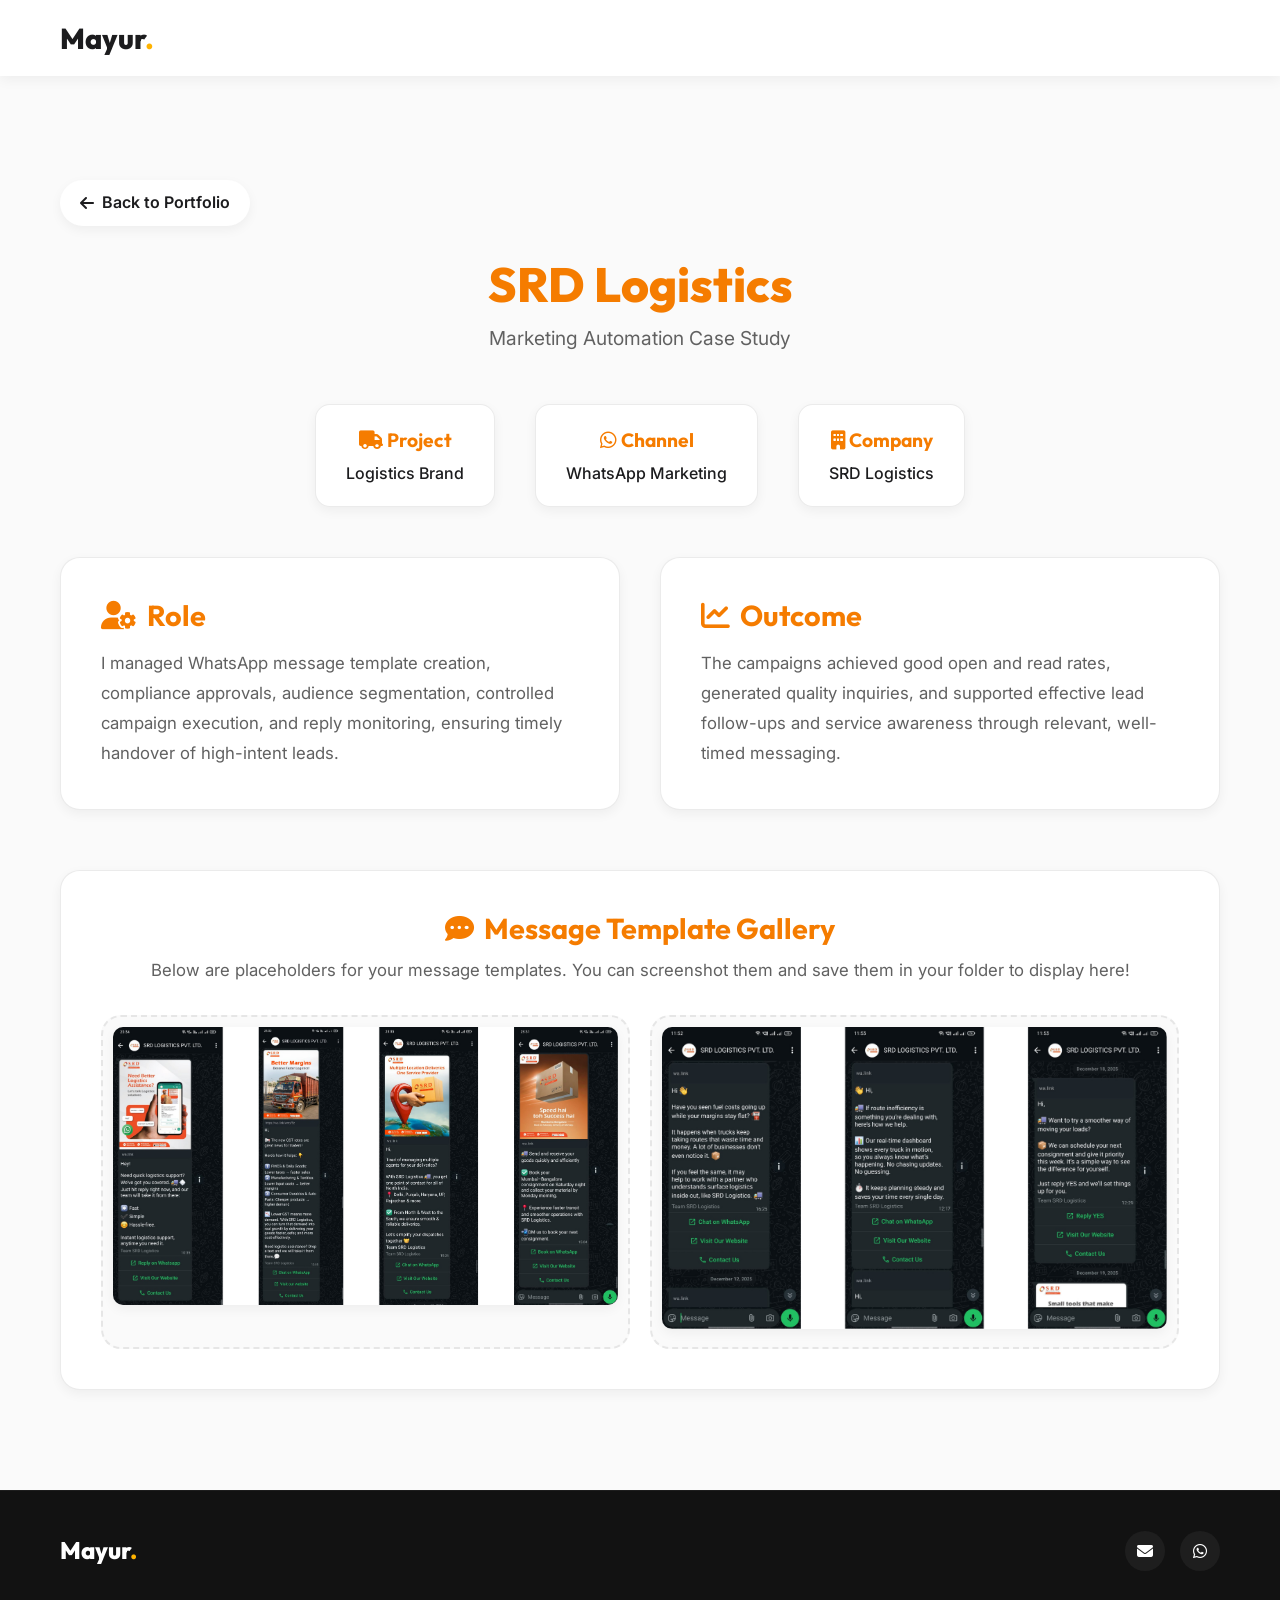
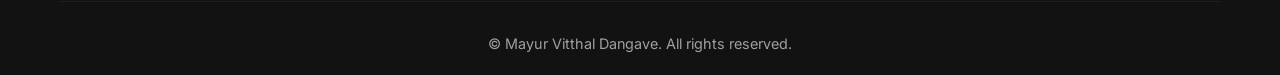
<file: srd-logistics.html>
<!DOCTYPE html>
<html lang="en">
<head>
    <meta charset="UTF-8">
    <meta name="viewport" content="width=device-width, initial-scale=1.0">
    <title>SRD Logistics Case Study | Mayur Dangave</title>
    <!-- Google Fonts -->
    <link rel="preconnect" href="https://fonts.googleapis.com">
    <link rel="preconnect" href="https://fonts.gstatic.com" crossorigin>
    <link href="https://fonts.googleapis.com/css2?family=Inter:wght@300;400;500;600;700&family=Outfit:wght@400;600;800&display=swap" rel="stylesheet">
    <!-- Font Awesome for Icons -->
    <link rel="stylesheet" href="https://cdnjs.cloudflare.com/ajax/libs/font-awesome/6.4.0/css/all.min.css">
    <link rel="stylesheet" href="style.css">
    <style>
        .case-header {
            text-align: center;
            margin-bottom: 50px;
        }
        .case-header h1 {
            font-size: 3rem;
            color: var(--primary-dark);
            margin-bottom: 10px;
            font-family: var(--font-heading);
            font-weight: 800;
        }
        .case-meta {
            display: flex;
            justify-content: center;
            gap: 40px;
            margin-bottom: 50px;
            flex-wrap: wrap;
        }
        .meta-item {
            text-align: center;
            background: var(--surface);
            padding: 20px 30px;
            border-radius: 15px;
            box-shadow: var(--shadow-sm);
            border: 1px solid var(--border);
        }
        .meta-item strong {
            display: block;
            color: var(--primary-dark);
            font-family: var(--font-heading);
            font-size: 1.2rem;
            margin-bottom: 5px;
        }
        .meta-item span {
            color: var(--text-main);
            font-weight: 500;
        }
        .case-body {
            display: grid;
            grid-template-columns: 1fr 1fr;
            gap: 40px;
            margin-bottom: 60px;
        }
        @media (max-width: 768px) {
            .case-body {
                grid-template-columns: 1fr;
                gap: 20px;
                margin-bottom: 40px;
            }
            .case-section {
                padding: 25px;
            }
        }
        .case-section {
            background: var(--surface);
            padding: 40px;
            border-radius: 20px;
            box-shadow: var(--shadow-sm);
            border: 1px solid var(--border);
        }
        .case-section h3 {
            font-size: 1.8rem;
            margin-bottom: 15px;
            color: var(--primary-dark);
            display: flex;
            align-items: center;
            gap: 10px;
        }
        .case-section p {
            font-size: 1.05rem;
            color: var(--text-muted);
            line-height: 1.8;
        }
        .gallery-container {
            display: grid;
            grid-template-columns: repeat(auto-fit, minmax(250px, 1fr));
            gap: 20px;
            margin-top: 30px;
        }
        .gallery-item {
            background: var(--bg-color);
            border: 2px dashed var(--border);
            border-radius: 20px;
            padding: 40px 20px;
            text-align: center;
            color: var(--text-muted);
            transition: var(--transition);
        }
        .gallery-item:hover {
            border-color: var(--primary);
            background: var(--surface);
        }
        .back-btn {
            display: inline-flex;
            align-items: center;
            gap: 8px;
            margin-bottom: 30px;
            color: var(--text-main);
            font-weight: 600;
            padding: 10px 20px;
            background: var(--surface);
            border-radius: 50px;
            box-shadow: var(--shadow-sm);
            transition: var(--transition);
        }
        .back-btn:hover {
            background: var(--primary);
            color: #1C1C1E;
            transform: translateY(-2px);
        }
    </style>
    <!-- Mailchimp -->
    <script id="mcjs">!function(c,h,i,m,p){m=c.createElement(h),p=c.getElementsByTagName(h)[0],m.async=1,m.src=i,p.parentNode.insertBefore(m,p)}(document,"script","https://chimpstatic.com/mcjs-connected/js/users/f3855d22246efde5855459e48/d175ec799abc95fbc021b58ff.js");</script>
</head>
<body style="background-color: var(--bg-color);">
    <!-- Navigation -->
    <nav class="navbar" style="background: rgba(255, 255, 255, 0.95); box-shadow: var(--shadow-sm); padding: 15px 0;">
        <div class="container nav-content">
            <a href="index.html" class="logo">Mayur<span>.</span></a>
        </div>
    </nav>

    <!-- Case Study Section -->
    <section class="section-padding" style="margin-top: 80px;">
        <div class="container">
            <a href="index.html#portfolio" class="back-btn"><i class="fas fa-arrow-left"></i> Back to Portfolio</a>
            
            <div class="case-header">
                <h1>SRD Logistics</h1>
                <p style="font-size: 1.2rem; color: var(--text-muted);">Marketing Automation Case Study</p>
            </div>

            <div class="case-meta">
                <div class="meta-item">
                    <strong><i class="fas fa-truck"></i> Project</strong>
                    <span>Logistics Brand</span>
                </div>
                <div class="meta-item">
                    <strong><i class="fab fa-whatsapp"></i> Channel</strong>
                    <span>WhatsApp Marketing</span>
                </div>
                <div class="meta-item">
                    <strong><i class="fas fa-building"></i> Company</strong>
                    <span>SRD Logistics</span>
                </div>
            </div>



            <div class="case-body">
                <div class="case-section">
                    <h3><i class="fas fa-user-cog"></i> Role</h3>
                    <p>I managed WhatsApp message template creation, compliance approvals, audience segmentation, controlled campaign execution, and reply monitoring, ensuring timely handover of high-intent leads.</p>
                </div>
                <div class="case-section">
                    <h3><i class="fas fa-chart-line"></i> Outcome</h3>
                    <p>The campaigns achieved good open and read rates, generated quality inquiries, and supported effective lead follow-ups and service awareness through relevant, well-timed messaging.</p>
                </div>
            </div>

            <div class="case-section">
                <h3 style="text-align: center; justify-content: center; margin-bottom: 10px;"><i class="fas fa-comment-dots"></i> Message Template Gallery</h3>
                <p style="text-align: center; margin-bottom: 30px;">Below are placeholders for your message templates. You can screenshot them and save them in your folder to display here!</p>
                
                <div class="gallery-container">
                    <div class="gallery-item" style="padding: 10px;">
                        <img src="srd-campaign-1.jpg..png" alt="Message Sequence 1" style="width: 100%; border-radius: 10px; box-shadow: var(--shadow-sm);">
                    </div>
                    <div class="gallery-item" style="padding: 10px;">
                        <img src="srd-campaign-2.jpg..png" alt="Message Sequence 2" style="width: 100%; border-radius: 10px; box-shadow: var(--shadow-sm);">
                    </div>
                </div>
            </div>
        </div>
    </section>

    <!-- Footer -->
    <footer>
        <div class="container">
            <div class="footer-content">
                <div class="footer-logo">Mayur<span>.</span></div>
                <div class="footer-socials">
                    <a href="mailto:dangavemayur@gmail.com"><i class="fas fa-envelope"></i></a>
                    <a href="https://wa.me/918108566507"><i class="fab fa-whatsapp"></i></a>
                </div>
            </div>
            <div class="footer-bottom">
                <p>&copy; <span id="year"></span> Mayur Vitthal Dangave. All rights reserved.</p>
            </div>
        </div>
    </footer>
</body>
</html>
</file>
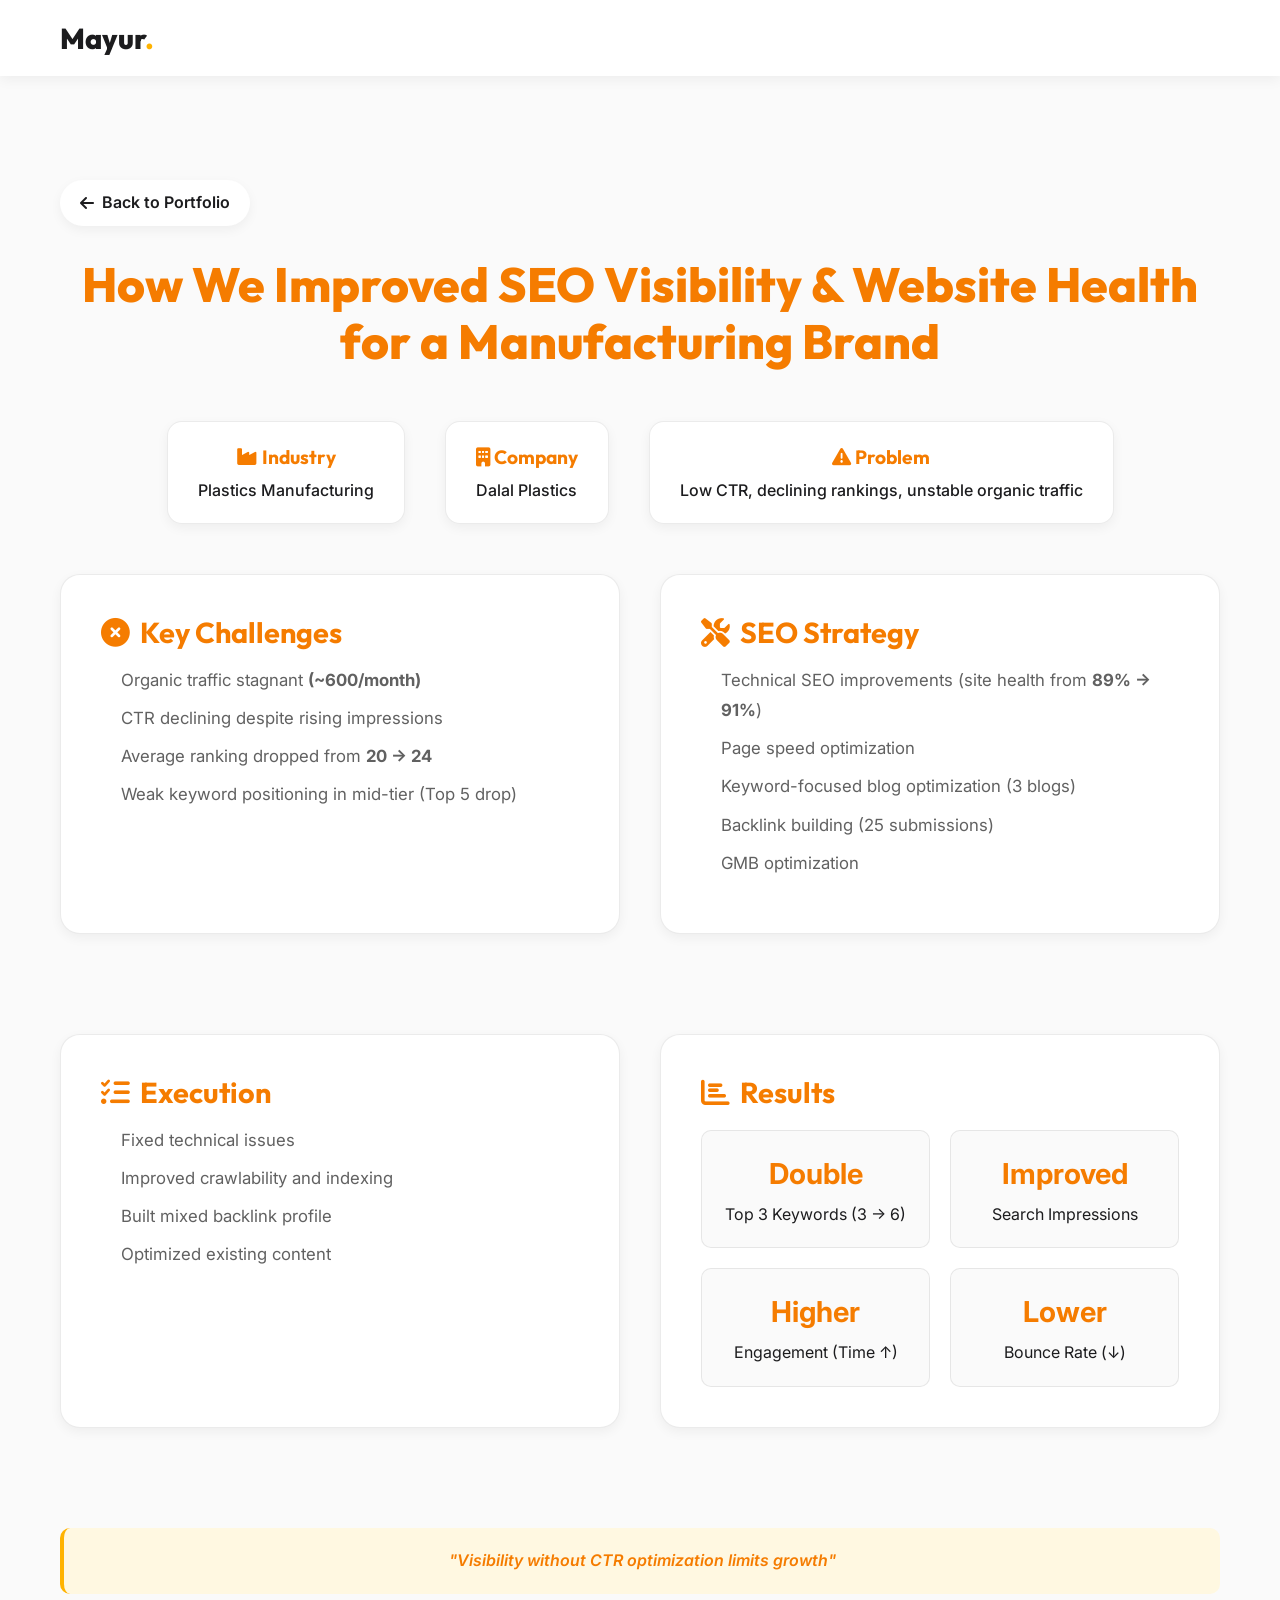
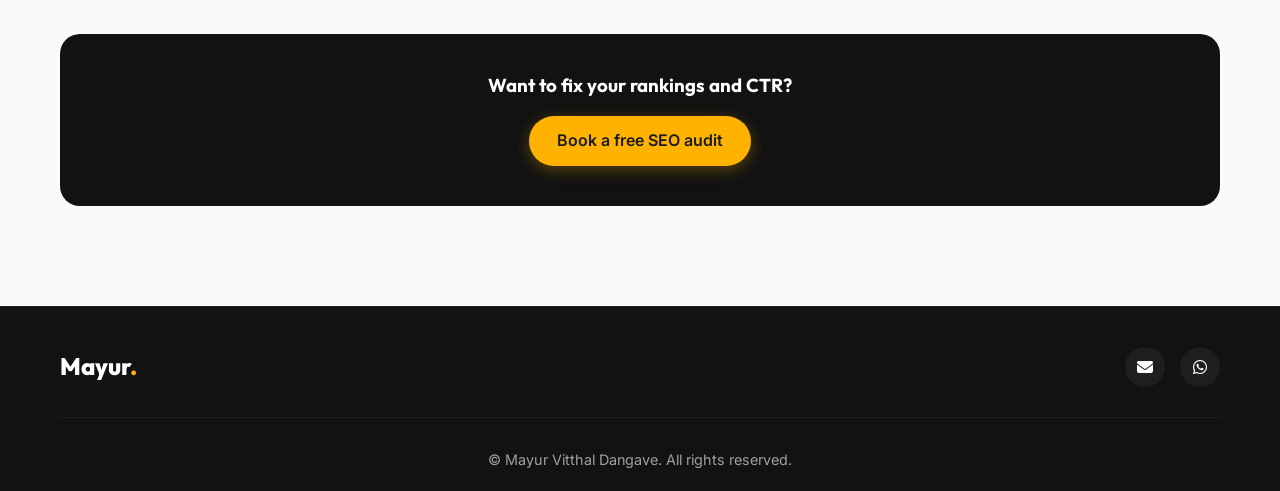
<file: My Website/dalal-plastics-seo.html>
<!DOCTYPE html>
<html lang="en">
<head>
    <meta charset="UTF-8">
    <meta name="viewport" content="width=device-width, initial-scale=1.0">
    <title>Dalal Plastics SEO Case Study | Mayur Dangave</title>
    <!-- Google Fonts -->
    <link rel="preconnect" href="https://fonts.googleapis.com">
    <link rel="preconnect" href="https://fonts.gstatic.com" crossorigin>
    <link href="https://fonts.googleapis.com/css2?family=Inter:wght@300;400;500;600;700&family=Outfit:wght@400;600;800&display=swap" rel="stylesheet">
    <!-- Font Awesome for Icons -->
    <link rel="stylesheet" href="https://cdnjs.cloudflare.com/ajax/libs/font-awesome/6.4.0/css/all.min.css">
    <link rel="stylesheet" href="style.css">
    <style>
        .case-header { text-align: center; margin-bottom: 50px; }
        .case-header h1 { font-size: 3rem; color: var(--primary-dark); margin-bottom: 10px; font-family: var(--font-heading); font-weight: 800; }
        .case-meta { display: flex; justify-content: center; gap: 40px; margin-bottom: 50px; flex-wrap: wrap; }
        .meta-item { text-align: center; background: var(--surface); padding: 20px 30px; border-radius: 15px; box-shadow: var(--shadow-sm); border: 1px solid var(--border); }
        .meta-item strong { display: block; color: var(--primary-dark); font-family: var(--font-heading); font-size: 1.2rem; margin-bottom: 5px; }
        .meta-item span { color: var(--text-main); font-weight: 500; }
        .case-body { display: grid; grid-template-columns: 1fr 1fr; gap: 40px; margin-bottom: 60px; }
        @media (max-width: 768px) { .case-body { grid-template-columns: 1fr; gap: 20px; margin-bottom: 40px; } .case-section { padding: 25px; } }
        .case-section { background: var(--surface); padding: 40px; border-radius: 20px; box-shadow: var(--shadow-sm); border: 1px solid var(--border); margin-bottom: 40px; }
        .case-section h3 { font-size: 1.8rem; margin-bottom: 15px; color: var(--primary-dark); display: flex; align-items: center; gap: 10px; }
        .case-section p, .case-section ul { font-size: 1.05rem; color: var(--text-muted); line-height: 1.8; }
        .case-section ul { padding-left: 20px; margin-bottom: 15px; }
        .case-section li { margin-bottom: 8px; }
        .back-btn { display: inline-flex; align-items: center; gap: 8px; margin-bottom: 30px; color: var(--text-main); font-weight: 600; padding: 10px 20px; background: var(--surface); border-radius: 50px; box-shadow: var(--shadow-sm); transition: var(--transition); }
        .back-btn:hover { background: var(--primary); color: #1C1C1E; transform: translateY(-2px); }
        .insight-box { background: var(--primary-light); border-left: 4px solid var(--primary); padding: 20px; border-radius: 10px; margin-top: 20px; font-weight: 600; color: var(--primary-dark); font-style: italic; text-align: center;}
        .cta-box { text-align: center; margin-top: 40px; padding: 40px; background: #121212; border-radius: 20px; color: white;}
        .cta-box h3 { color: white; display: block; margin-bottom: 20px;}
        .stats-grid { display: grid; grid-template-columns: repeat(2, 1fr); gap: 20px; margin-top: 20px;}
        .stat-card { background: var(--bg-color); padding: 20px; border-radius: 10px; border: 1px solid var(--border); text-align: center;}
        .stat-card strong { font-size: 1.8rem; color: var(--primary-dark); display: block; margin-bottom: 5px;}
    </style>
    <!-- Mailchimp -->
    <script id="mcjs">!function(c,h,i,m,p){m=c.createElement(h),p=c.getElementsByTagName(h)[0],m.async=1,m.src=i,p.parentNode.insertBefore(m,p)}(document,"script","https://chimpstatic.com/mcjs-connected/js/users/f3855d22246efde5855459e48/d175ec799abc95fbc021b58ff.js");</script>
</head>
<body style="background-color: var(--bg-color);">
    <!-- Navigation -->
    <nav class="navbar" style="background: rgba(255, 255, 255, 0.95); box-shadow: var(--shadow-sm); padding: 15px 0;">
        <div class="container nav-content">
            <a href="index.html" class="logo">Mayur<span>.</span></a>
        </div>
    </nav>

    <!-- Case Study Section -->
    <section class="section-padding" style="margin-top: 80px;">
        <div class="container">
            <a href="index.html#portfolio" class="back-btn"><i class="fas fa-arrow-left"></i> Back to Portfolio</a>
            
            <div class="case-header">
                <h1>How We Improved SEO Visibility & Website Health for a Manufacturing Brand</h1>
            </div>

            <div class="case-meta">
                <div class="meta-item">
                    <strong><i class="fas fa-industry"></i> Industry</strong>
                    <span>Plastics Manufacturing</span>
                </div>
                <div class="meta-item">
                    <strong><i class="fas fa-building"></i> Company</strong>
                    <span>Dalal Plastics</span>
                </div>
                <div class="meta-item">
                    <strong><i class="fas fa-exclamation-triangle"></i> Problem</strong>
                    <span>Low CTR, declining rankings, unstable organic traffic</span>
                </div>
            </div>

            <div class="case-body">
                <div class="case-section">
                    <h3><i class="fas fa-times-circle"></i> Key Challenges</h3>
                    <ul>
                        <li>Organic traffic stagnant <strong>(~600/month)</strong></li>
                        <li>CTR declining despite rising impressions</li>
                        <li>Average ranking dropped from <strong>20 → 24</strong></li>
                        <li>Weak keyword positioning in mid-tier (Top 5 drop)</li>
                    </ul>
                </div>
                <div class="case-section">
                    <h3><i class="fas fa-tools"></i> SEO Strategy</h3>
                    <ul>
                        <li>Technical SEO improvements (site health from <strong>89% → 91%</strong>)</li>
                        <li>Page speed optimization</li>
                        <li>Keyword-focused blog optimization (3 blogs)</li>
                        <li>Backlink building (25 submissions)</li>
                        <li>GMB optimization</li>
                    </ul>
                </div>
            </div>
            
            <div class="case-body">
                <div class="case-section">
                    <h3><i class="fas fa-tasks"></i> Execution</h3>
                    <ul>
                        <li>Fixed technical issues</li>
                        <li>Improved crawlability and indexing</li>
                        <li>Built mixed backlink profile</li>
                        <li>Optimized existing content</li>
                    </ul>
                </div>

                <div class="case-section">
                    <h3><i class="fas fa-chart-bar"></i> Results</h3>
                    <div class="stats-grid">
                        <div class="stat-card">
                            <strong>Double</strong>
                            <span>Top 3 Keywords (3 → 6)</span>
                        </div>
                        <div class="stat-card">
                            <strong>Improved</strong>
                            <span>Search Impressions</span>
                        </div>
                        <div class="stat-card">
                            <strong>Higher</strong>
                            <span>Engagement (Time ↑)</span>
                        </div>
                        <div class="stat-card">
                            <strong>Lower</strong>
                            <span>Bounce Rate (↓)</span>
                        </div>
                    </div>
                </div>
            </div>

            <div class="insight-box">
                "Visibility without CTR optimization limits growth"
            </div>

            <div class="cta-box">
                <h3>Want to fix your rankings and CTR?</h3>
                <a href="index.html#contact" class="btn-primary" style="display: inline-block; padding: 12px 28px; border-radius: 50px; text-decoration: none; font-weight: 600; color: #1C1C1E; background-color: #FFB300;">Book a free SEO audit</a>
            </div>

        </div>
    </section>

    <!-- Footer -->
    <footer>
        <div class="container">
            <div class="footer-content">
                <div class="footer-logo">Mayur<span>.</span></div>
                <div class="footer-socials">
                    <a href="mailto:dangavemayur@gmail.com"><i class="fas fa-envelope"></i></a>
                    <a href="https://wa.me/918108566507"><i class="fab fa-whatsapp"></i></a>
                </div>
            </div>
            <div class="footer-bottom">
                <p>&copy; <span id="year"></span> Mayur Vitthal Dangave. All rights reserved.</p>
            </div>
        </div>
    </footer>
</body>
</html>
</file>
<file: style.css>
/* Google Fonts & Reset */
:root {
    --primary: #FFB300; /* Warm Amber */
    --primary-dark: #F57C00;
    --primary-light: #FFF8E1;
    --bg-color: #FAFAFA; /* Off-white */
    --surface: #FFFFFF;
    --text-main: #1C1C1E; /* Charcoal */
    --text-muted: #616161;
    --border: rgba(0,0,0,0.08);
    --shadow-sm: 0 4px 12px rgba(0, 0, 0, 0.05);
    --shadow-md: 0 12px 30px rgba(0, 0, 0, 0.08);
    --transition: all 0.3s cubic-bezier(0.25, 0.8, 0.25, 1);
    --font-heading: 'Outfit', sans-serif;
    --font-body: 'Inter', sans-serif;
}

html {
    scroll-behavior: smooth;
    overflow-x: hidden;
    width: 100%;
}

* {
    margin: 0;
    padding: 0;
    box-sizing: border-box;
}

body {
    font-family: var(--font-body);
    background-color: var(--bg-color);
    color: var(--text-main);
    line-height: 1.6;
    overflow-x: hidden;
    width: 100%;
    max-width: 100vw;
}

h1, h2, h3, h4, h5, h6 {
    font-family: var(--font-heading);
    font-weight: 700;
    color: var(--text-main);
    line-height: 1.2;
}

a {
    text-decoration: none;
    color: inherit;
    transition: var(--transition);
}

ul {
    list-style: none;
}

.container {
    max-width: 1200px;
    margin: 0 auto;
    padding: 0 20px;
}

.section-padding {
    padding: 100px 0;
}

.bg-light {
    background-color: var(--surface);
}

.bg-dark {
    background-color: #121212;
    color: #FFFFFF;
}

.bg-dark h2, .bg-dark h3, .bg-dark h4 {
    color: #FFFFFF;
}

.highlight {
    color: var(--primary);
}

/* Buttons */
.btn-primary, .btn-secondary {
    display: inline-block;
    padding: 12px 28px;
    border-radius: 50px;
    font-weight: 600;
    font-size: 1rem;
    cursor: pointer;
    transition: var(--transition);
    border: none;
    text-align: center;
}

.btn-primary {
    background-color: var(--primary);
    color: #1C1C1E;
    box-shadow: 0 4px 15px rgba(255, 179, 0, 0.3);
}

.btn-primary:hover {
    background-color: var(--primary-dark);
    transform: translateY(-2px);
    box-shadow: 0 6px 20px rgba(255, 179, 0, 0.4);
}

.btn-secondary {
    background-color: transparent;
    color: var(--text-main);
    border: 2px solid var(--text-main);
}

.btn-secondary:hover {
    background-color: var(--text-main);
    color: var(--surface);
}

/* Section Header */
.section-header {
    text-align: center;
    margin-bottom: 60px;
}

.section-header h2 {
    font-size: 2.5rem;
    margin-bottom: 15px;
}

.section-header .line {
    width: 60px;
    height: 4px;
    background-color: var(--primary);
    margin: 0 auto 20px;
    border-radius: 2px;
}

.section-header p {
    color: var(--text-muted);
    font-size: 1.1rem;
    max-width: 600px;
    margin: 0 auto;
}

/* Navigation */
.navbar {
    position: fixed;
    top: 0;
    left: 0;
    width: 100%;
    padding: 20px 0;
    z-index: 1000;
    transition: var(--transition);
    background: transparent;
}

.navbar.scrolled {
    background: rgba(255, 255, 255, 0.95);
    backdrop-filter: blur(10px);
    padding: 15px 0;
    box-shadow: var(--shadow-sm);
}

.nav-content {
    display: flex;
    justify-content: space-between;
    align-items: center;
}

.logo {
    font-family: var(--font-heading);
    font-size: 1.8rem;
    font-weight: 800;
    color: var(--text-main);
}

.logo span {
    color: var(--primary);
}

.nav-links {
    display: flex;
    align-items: center;
    gap: 30px;
}

.nav-links a {
    font-weight: 500;
    font-size: 1rem;
    color: var(--text-main);
    position: relative;
}

.nav-links a:not(.nav-btn)::after {
    content: '';
    position: absolute;
    width: 0;
    height: 2px;
    bottom: -4px;
    left: 0;
    background-color: var(--primary);
    transition: var(--transition);
}

.nav-links a:not(.nav-btn):hover::after {
    width: 100%;
}

.hamburger {
    display: none;
    font-size: 1.5rem;
    cursor: pointer;
}

/* Hero Section */
.hero {
    min-height: 100vh;
    display: flex;
    align-items: center;
    padding-top: 80px;
    background: radial-gradient(circle at top right, var(--primary-light), var(--bg-color) 60%);
}

.hero-content {
    display: flex;
    align-items: center;
    justify-content: space-between;
    gap: 50px;
}

.hero-text {
    flex: 1;
}

.greeting {
    font-size: 1.2rem;
    font-weight: 500;
    color: var(--primary-dark);
    margin-bottom: 10px;
    letter-spacing: 1px;
}

.name {
    font-size: 3.8rem;
    font-weight: 800;
    line-height: 1.1;
    margin-bottom: 15px;
    color: var(--text-main);
}

.titles {
    font-size: 1.8rem;
    color: var(--text-muted);
    margin-bottom: 25px;
    font-weight: 400;
    height: 40px; 
}

.typewriter {
    border-right: 3px solid var(--primary);
    padding-right: 5px;
    animation: blink 0.75s step-end infinite;
}

@keyframes blink {
    from, to { border-color: transparent }
    50% { border-color: var(--primary); }
}

.tagline {
    font-size: 1.1rem;
    color: var(--text-muted);
    margin-bottom: 40px;
    max-width: 500px;
}

.hero-actions {
    display: flex;
    gap: 20px;
    margin-bottom: 40px;
}

.social-links {
    display: flex;
    gap: 20px;
}

.social-links a {
    display: flex;
    align-items: center;
    justify-content: center;
    width: 45px;
    height: 45px;
    border-radius: 50%;
    background: var(--surface);
    color: var(--text-main);
    font-size: 1.2rem;
    box-shadow: var(--shadow-sm);
}

.social-links a:hover {
    background: var(--primary);
    color: var(--surface);
    transform: translateY(-3px);
}

.hero-image {
    flex: 1;
    display: flex;
    justify-content: flex-end;
}

.image-wrapper {
    position: relative;
    width: 450px;
    height: 450px;
}

.image-wrapper img {
    width: 100%;
    height: 100%;
    object-fit: cover;
    object-position: top center;
    border-radius: 30% 70% 70% 30% / 30% 30% 70% 70%;
    box-shadow: var(--shadow-md);
    border: 8px solid var(--surface);
    animation: morph 8s ease-in-out infinite;
}

@keyframes morph {
    0% { border-radius: 30% 70% 70% 30% / 30% 30% 70% 70%; }
    50% { border-radius: 70% 30% 30% 70% / 70% 70% 30% 30%; }
    100% { border-radius: 30% 70% 70% 30% / 30% 30% 70% 70%; }
}

.floating-badge {
    position: absolute;
    background: var(--surface);
    padding: 12px 20px;
    border-radius: 50px;
    box-shadow: var(--shadow-md);
    font-weight: 600;
    display: flex;
    align-items: center;
    gap: 10px;
    color: var(--text-main);
    animation: float 4s ease-in-out infinite;
}

.floating-badge i {
    color: var(--primary-dark);
    font-size: 1.2rem;
}

.badge-1 {
    top: 50px;
    left: -30px;
}

.badge-2 {
    bottom: 50px;
    right: -20px;
    animation-delay: 2s;
}

@keyframes float {
    0% { transform: translateY(0); }
    50% { transform: translateY(-15px); }
    100% { transform: translateY(0); }
}

/* About Section */
.about-grid {
    display: grid;
    grid-template-columns: 1fr 1fr;
    gap: 60px;
    align-items: center;
}

.about-text h3 {
    font-size: 2rem;
    margin-bottom: 20px;
}

.about-text p {
    color: var(--text-muted);
    margin-bottom: 20px;
    font-size: 1.05rem;
}

.stats-container {
    display: flex;
    gap: 30px;
    margin-top: 40px;
}

.stat-box h4 {
    font-size: 2.5rem;
    color: var(--primary-dark);
    line-height: 1;
    margin-bottom: 5px;
}

.stat-box p {
    font-size: 0.9rem;
    color: var(--text-main);
    font-weight: 500;
    margin: 0;
}

.about-skills {
    display: flex;
    flex-direction: column;
    gap: 30px;
}

.skill-category {
    background: var(--surface);
    padding: 30px;
    border-radius: 20px;
    box-shadow: var(--shadow-sm);
    border: 1px solid var(--border);
}

.skill-category h4 {
    font-size: 1.3rem;
    margin-bottom: 15px;
    display: flex;
    align-items: center;
    gap: 10px;
}

.skill-category h4 i {
    color: var(--primary);
}

.skill-category ul {
    display: grid;
    grid-template-columns: 1fr 1fr;
    gap: 15px;
}

.skill-category li {
    font-size: 0.95rem;
    color: var(--text-muted);
    display: flex;
    align-items: center;
    gap: 8px;
}

.skill-category li::before {
    content: '→';
    color: var(--primary);
    font-weight: bold;
}

/* Services */
.services-grid {
    display: grid;
    grid-template-columns: repeat(auto-fit, minmax(250px, 1fr));
    gap: 30px;
}

.service-card {
    background: var(--bg-color);
    padding: 40px 30px;
    border-radius: 20px;
    text-align: center;
    transition: var(--transition);
    border: 1px solid var(--border);
}

.service-card:hover {
    transform: translateY(-10px);
    box-shadow: var(--shadow-md);
    background: var(--surface);
}

.service-card .icon {
    width: 70px;
    height: 70px;
    background: var(--primary-light);
    color: var(--primary-dark);
    border-radius: 50%;
    display: flex;
    align-items: center;
    justify-content: center;
    font-size: 1.8rem;
    margin: 0 auto 20px;
    transition: var(--transition);
}

.service-card:hover .icon {
    background: var(--primary);
    color: var(--surface);
}

.service-card h3 {
    margin-bottom: 15px;
    font-size: 1.3rem;
}

.service-card p {
    color: var(--text-muted);
    font-size: 0.95rem;
}

/* Process Timeline (Horizontal based) */
.timeline {
    display: flex;
    justify-content: space-between;
    position: relative;
    padding-top: 50px;
}

.timeline::before {
    content: '';
    position: absolute;
    top: 65px;
    left: 0;
    width: 100%;
    height: 2px;
    background: var(--border);
    z-index: 1;
}

.timeline-step {
    flex: 1;
    text-align: center;
    position: relative;
    z-index: 2;
    padding: 0 15px;
}

.step-num {
    width: 32px;
    height: 32px;
    background: var(--surface);
    border: 4px solid var(--primary);
    border-radius: 50%;
    margin: 0 auto 20px;
    display: flex;
    align-items: center;
    justify-content: center;
    font-size: 0.8rem;
    font-weight: 700;
    color: var(--text-main);
    position: relative;
    transition: var(--transition);
}

.timeline-step:hover .step-num {
    background: var(--primary);
    color: var(--surface);
    transform: scale(1.2);
}

.timeline-step h4 {
    font-size: 1.1rem;
    margin-bottom: 10px;
}

.timeline-step p {
    font-size: 0.9rem;
    color: var(--text-muted);
}

/* Tools & Industries */
.tools-split {
    display: grid;
    grid-template-columns: 3fr 2fr;
    gap: 50px;
}

.tools-split h3 {
    font-size: 1.8rem;
    margin-bottom: 30px;
    border-bottom: 2px solid var(--primary-light);
    padding-bottom: 15px;
    display: inline-block;
}

.pill-grid {
    display: flex;
    flex-wrap: wrap;
    gap: 15px;
}

.pill {
    background: var(--bg-color);
    padding: 8px 18px;
    border-radius: 30px;
    font-size: 0.95rem;
    font-weight: 500;
    border: 1px solid var(--border);
    display: flex;
    align-items: center;
    gap: 8px;
    transition: var(--transition);
}

.pill i {
    color: var(--primary-dark);
}

.pill:hover {
    background: var(--primary);
    color: #1C1C1E;
    border-color: var(--primary);
}

.pill:hover i {
    color: #1C1C1E;
}

.icon-grid {
    display: grid;
    grid-template-columns: 1fr 1fr;
    gap: 20px;
}

.industry-item {
    background: var(--bg-color);
    padding: 20px;
    border-radius: 15px;
    text-align: center;
    border: 1px solid var(--border);
    transition: var(--transition);
}

.industry-item:hover {
    box-shadow: var(--shadow-sm);
    transform: translateY(-5px);
    border-color: var(--primary);
}

.industry-item i {
    font-size: 2rem;
    color: var(--primary-dark);
    margin-bottom: 10px;
}

.industry-item span {
    display: block;
    font-weight: 600;
    font-size: 1rem;
}

/* Portfolio Gallery */
.portfolio-filters {
    display: flex;
    justify-content: center;
    flex-wrap: wrap;
    gap: 15px;
    margin-bottom: 40px;
}

.filter-btn {
    background: transparent;
    border: 2px solid var(--border);
    padding: 8px 24px;
    border-radius: 30px;
    font-weight: 500;
    cursor: pointer;
    font-family: var(--font-body);
    font-size: 0.95rem;
    transition: var(--transition);
}

.filter-btn.active, .filter-btn:hover {
    background: var(--primary);
    border-color: var(--primary);
    color: #1C1C1E;
}

.portfolio-grid {
    display: grid;
    grid-template-columns: repeat(auto-fill, minmax(280px, 1fr));
    gap: 30px;
}

.portfolio-card {
    background: var(--surface);
    border-radius: 20px;
    overflow: hidden;
    box-shadow: var(--shadow-sm);
    border: 1px solid var(--border);
    transition: var(--transition);
}

.portfolio-card:hover {
    transform: translateY(-10px);
    box-shadow: var(--shadow-md);
}

.card-img {
    height: 220px;
    background-size: cover;
    background-position: center;
    position: relative;
    border-bottom: 1px solid var(--border);
}

.card-content {
    padding: 25px;
}

.category-tag {
    display: inline-block;
    background: var(--primary-light);
    color: var(--primary-dark);
    padding: 4px 12px;
    border-radius: 20px;
    font-size: 0.8rem;
    font-weight: 600;
    margin-bottom: 12px;
}

.card-content h3 {
    font-size: 1.4rem;
    margin-bottom: 10px;
}

.card-content p {
    color: var(--text-muted);
    font-size: 0.95rem;
    margin-bottom: 20px;
}

.read-more {
    font-weight: 600;
    color: var(--text-main);
    display: flex;
    align-items: center;
    gap: 8px;
}

.read-more i {
    transition: var(--transition);
    color: var(--primary-dark);
}

.read-more:hover i {
    transform: translateX(5px);
}

.portfolio-card.hide {
    display: none;
}

/* Testimonials */
.testimonials {
    position: relative;
    overflow: hidden;
}

.testimonial-container {
    max-width: 800px;
    margin: 0 auto;
    position: relative;
    z-index: 2;
}

.testimonial-card {
    background: var(--surface);
    padding: 50px;
    border-radius: 20px;
    box-shadow: var(--shadow-md);
    text-align: center;
    position: relative;
    border: 1px solid var(--border);
    transition: var(--transition);
    animation: float-testimonial 6s ease-in-out infinite;
}

.testimonial-card:hover {
    box-shadow: 0 20px 40px rgba(0,0,0,0.1);
}

@keyframes float-testimonial {
    0% { transform: translateY(0); }
    50% { transform: translateY(-10px); }
    100% { transform: translateY(0); }
}

.quote-icon {
    font-size: 3rem;
    color: var(--primary-light);
    margin-bottom: 20px;
    display: inline-block;
    animation: pulse-quote 2s infinite alternate;
}

@keyframes pulse-quote {
    0% { transform: scale(1); }
    100% { transform: scale(1.1); }
}

.quote-icon i {
    color: var(--primary);
}

.testimonial-text {
    font-size: 1.25rem;
    font-style: italic;
    color: var(--text-main);
    margin-bottom: 30px;
    line-height: 1.8;
}

.testimonial-author h4 {
    font-size: 1.3rem;
    color: var(--text-main);
    margin-bottom: 8px;
    font-family: var(--font-heading);
}

.author-link {
    font-size: 0.95rem;
    color: var(--primary-dark);
    font-weight: 600;
    display: inline-flex;
    align-items: center;
    gap: 8px;
}

.author-link:hover {
    color: var(--primary);
}

.author-link i {
    transition: transform 0.3s ease;
}

.author-link:hover i {
    transform: translateX(3px) translateY(-3px);
}

/* Contact */
.contact-wrapper {
    display: grid;
    grid-template-columns: 1fr 1fr;
    gap: 60px;
    background: #1A1A1C;
    padding: 50px;
    border-radius: 30px;
}

.contact-info h2 {
    font-size: 2.5rem;
    margin-bottom: 20px;
}

.contact-info p {
    color: #A0A0A0;
    margin-bottom: 40px;
    font-size: 1.1rem;
}

.contact-item {
    display: flex;
    align-items: flex-start;
    gap: 20px;
    margin-bottom: 30px;
}

.contact-item i {
    width: 50px;
    height: 50px;
    background: rgba(255, 179, 0, 0.1);
    color: var(--primary);
    border-radius: 50%;
    display: flex;
    align-items: center;
    justify-content: center;
    font-size: 1.3rem;
    flex-shrink: 0;
}

.contact-item h4 {
    font-size: 1.1rem;
    margin-bottom: 5px;
}

.contact-item p, .contact-item a {
    color: #D0D0D0;
    font-size: 1rem;
}

.contact-item a:hover {
    color: var(--primary);
}

.whatsapp-btn {
    background: #25D366;
    color: #FFF;
    box-shadow: 0 4px 15px rgba(37, 211, 102, 0.3);
}

.whatsapp-btn:hover {
    background: #1EBE5A;
    box-shadow: 0 6px 20px rgba(37, 211, 102, 0.4);
}

.contact-form {
    background: var(--surface);
    padding: 40px;
    border-radius: 20px;
    color: var(--text-main);
}

.contact-form h3 {
    font-size: 1.8rem;
    margin-bottom: 25px;
}

.form-group {
    margin-bottom: 20px;
}

.form-group input, 
.form-group select, 
.form-group textarea {
    width: 100%;
    padding: 15px;
    border: 1px solid var(--border);
    border-radius: 10px;
    background: var(--bg-color);
    font-family: var(--font-body);
    font-size: 1rem;
    outline: none;
    transition: var(--transition);
}

.form-group input:focus, 
.form-group select:focus, 
.form-group textarea:focus {
    border-color: var(--primary);
    background: var(--surface);
    box-shadow: 0 0 0 3px rgba(255, 179, 0, 0.1);
}

/* Footer */
footer {
    background: #121212;
    padding: 40px 0 20px;
    text-align: center;
    color: #A0A0A0;
    border-top: 1px solid rgba(255,255,255,0.05);
}

.footer-content {
    display: flex;
    justify-content: space-between;
    align-items: center;
    margin-bottom: 30px;
    padding-bottom: 30px;
    border-bottom: 1px solid rgba(255,255,255,0.05);
}

.footer-logo {
    font-family: var(--font-heading);
    font-size: 1.5rem;
    font-weight: 800;
    color: #FFFFFF;
}

.footer-logo span {
    color: var(--primary);
}

.footer-socials {
    display: flex;
    gap: 15px;
}

.footer-socials a {
    width: 40px;
    height: 40px;
    background: rgba(255,255,255,0.05);
    border-radius: 50%;
    display: flex;
    align-items: center;
    justify-content: center;
    color: #FFFFFF;
    transition: var(--transition);
}

.footer-socials a:hover {
    background: var(--primary);
    color: #121212;
    transform: translateY(-3px);
}

.footer-bottom p {
    font-size: 0.9rem;
}

/* Animations */
.reveal {
    opacity: 0;
    transform: translateY(30px);
    transition: all 0.8s ease-out;
}

.reveal.right {
    transform: translateX(30px);
}

.reveal.active {
    opacity: 1;
    transform: translateY(0) translateX(0);
}

.delay-1 { transition-delay: 0.1s; }
.delay-2 { transition-delay: 0.2s; }
.delay-3 { transition-delay: 0.3s; }
.delay-4 { transition-delay: 0.4s; }

/* Responsive */
@media screen and (max-width: 992px) {
    .hero-content {
        flex-direction: column;
        text-align: center;
    }
    
    .about-grid, .tools-split {
        grid-template-columns: 1fr;
        text-align: center;
        gap: 40px;
    }
    
    .hero-text {
        order: 2;
    }
    
    .hero-image {
        order: 1;
        justify-content: center;
    }
    
    .hero-actions, .social-links, .stats-container, .pill-grid {
        justify-content: center;
    }
    
    .about-skills {
        text-align: left;
    }
    
    .timeline {
        flex-direction: column;
        gap: 40px;
        padding-top: 20px;
    }
    
    .timeline::before {
        display: none;
    }
    
    .contact-wrapper {
        grid-template-columns: 1fr;
        padding: 30px;
    }
}

@media screen and (max-width: 768px) {
    .nav-links {
        position: absolute;
        top: 100%;
        left: 0;
        width: 100%;
        background: var(--surface);
        flex-direction: column;
        padding: 20px 0;
        box-shadow: var(--shadow-md);
        clip-path: circle(0% at top right);
        transition: clip-path 0.5s ease-out;
    }
    
    .nav-links.active {
        clip-path: circle(150% at top right);
    }
    
    .hamburger {
        display: block;
    }
    
    .name {
        font-size: 2.8rem;
    }
    
    .titles {
        font-size: 1.3rem;
        height: auto;
        min-height: 40px;
    }
    
    .image-wrapper {
        width: 250px;
        height: 250px;
        margin: 0 auto;
    }
    
    .section-header h2 {
        font-size: 2rem;
    }
    
    .footer-content {
        flex-direction: column;
        gap: 20px;
    }
}

/* ==========================================================================
   SEO Case Study Template Styles
   ========================================================================== */
.case-study-hero {
    background: linear-gradient(135deg, #0F172A 0%, #1E293B 100%);
    color: #FFFFFF;
    padding: 60px 30px;
    border-radius: 24px;
    margin-bottom: 50px;
    box-shadow: 0 20px 40px rgba(15, 23, 42, 0.15);
    position: relative;
    overflow: hidden;
}

.case-study-hero::before {
    content: '';
    position: absolute;
    top: -50px;
    right: -50px;
    width: 250px;
    height: 250px;
    background: radial-gradient(circle, rgba(255, 179, 0, 0.15) 0%, transparent 70%);
    border-radius: 50%;
    pointer-events: none;
}

.case-hero-top {
    display: flex;
    justify-content: space-between;
    align-items: center;
    flex-wrap: wrap;
    gap: 15px;
    margin-bottom: 20px;
}

.project-url-badge {
    display: inline-flex;
    align-items: center;
    gap: 8px;
    background: rgba(255, 255, 255, 0.1);
    backdrop-filter: blur(10px);
    border: 1px solid rgba(255, 255, 255, 0.2);
    color: #FFB300;
    padding: 8px 18px;
    border-radius: 50px;
    font-size: 0.95rem;
    font-weight: 600;
    transition: var(--transition);
}

.project-url-badge:hover {
    background: #FFB300;
    color: #0F172A;
    transform: translateY(-2px);
}

.case-study-hero h1 {
    font-size: 2.8rem;
    color: #FFFFFF;
    margin-bottom: 15px;
    font-weight: 800;
}

.case-study-hero p.about-desc {
    color: #94A3B8;
    font-size: 1.1rem;
    line-height: 1.8;
    max-width: 900px;
}

/* Major Goals Component */
.goals-section {
    background: #FFFFFF;
    padding: 40px;
    border-radius: 20px;
    border: 1px solid var(--border);
    box-shadow: var(--shadow-sm);
    margin-bottom: 50px;
    text-align: center;
}

.goals-section h2 {
    font-size: 2rem;
    color: var(--text-main);
    margin-bottom: 30px;
}

.goals-grid {
    display: flex;
    flex-direction: column;
    gap: 15px;
    max-width: 650px;
    margin: 0 auto;
}

.goal-pill {
    background: linear-gradient(135deg, #312E81 0%, #4338CA 100%);
    color: #FFFFFF;
    padding: 16px 28px;
    border-radius: 50px;
    font-weight: 600;
    font-size: 1.05rem;
    box-shadow: 0 4px 12px rgba(49, 46, 129, 0.2);
    display: flex;
    align-items: center;
    justify-content: center;
    gap: 12px;
    transition: var(--transition);
}

.goal-pill:hover {
    transform: translateY(-3px);
    box-shadow: 0 8px 20px rgba(49, 46, 129, 0.35);
}

/* Ranking Table Component */
.ranking-section {
    background: #090D16;
    color: #FFFFFF;
    padding: 40px;
    border-radius: 20px;
    margin-bottom: 50px;
    box-shadow: var(--shadow-md);
}

.ranking-section h2 {
    color: #FFFFFF;
    text-align: center;
    font-size: 2rem;
    margin-bottom: 30px;
}

.seo-table-container {
    overflow-x: auto;
}

.seo-table {
    width: 100%;
    border-collapse: collapse;
    text-align: left;
    min-width: 600px;
}

.seo-table th {
    background: #111827;
    color: #9CA3AF;
    font-weight: 700;
    text-transform: uppercase;
    font-size: 0.85rem;
    letter-spacing: 1px;
    padding: 18px 24px;
    border-bottom: 2px solid #1F2937;
}

.seo-table td {
    padding: 20px 24px;
    border-bottom: 1px solid #1F2937;
    font-size: 1rem;
}

.seo-table tr:last-child td {
    border-bottom: none;
}

.rank-badge-current {
    background: #10B981;
    color: #064E3B;
    font-weight: 800;
    padding: 6px 14px;
    border-radius: 20px;
    display: inline-block;
}

.rank-badge-prev {
    background: #374151;
    color: #D1D5DB;
    font-weight: 600;
    padding: 6px 14px;
    border-radius: 20px;
    display: inline-block;
}

.rank-jump {
    color: #34D399;
    font-size: 0.85rem;
    font-weight: 700;
    margin-left: 8px;
}

/* Strategy Grid ("What Did We Do?") */
.strategy-section {
    margin-bottom: 50px;
}

.strategy-grid {
    display: grid;
    grid-template-columns: repeat(auto-fit, minmax(280px, 1fr));
    gap: 25px;
    margin-top: 30px;
}

.strategy-card {
    background: var(--surface);
    padding: 30px;
    border-radius: 18px;
    border: 1px solid var(--border);
    box-shadow: var(--shadow-sm);
    transition: var(--transition);
}

.strategy-card:hover {
    transform: translateY(-5px);
    box-shadow: var(--shadow-md);
    border-color: var(--primary);
}

.strategy-card .icon-box {
    width: 50px;
    height: 50px;
    background: var(--primary-light);
    color: var(--primary-dark);
    border-radius: 12px;
    display: flex;
    align-items: center;
    justify-content: center;
    font-size: 1.4rem;
    margin-bottom: 20px;
}

.strategy-card h4 {
    font-size: 1.25rem;
    margin-bottom: 10px;
    color: var(--text-main);
}

.strategy-card p {
    color: var(--text-muted);
    font-size: 0.98rem;
    line-height: 1.7;
}

/* SEMRush Dashboard */
.semrush-section {
    background: #F3F4F6;
    padding: 40px;
    border-radius: 20px;
    border: 1px solid #E5E7EB;
    margin-bottom: 50px;
}

.semrush-section h2 {
    font-size: 2rem;
    text-align: center;
    margin-bottom: 30px;
    color: #111827;
}

.semrush-stats-grid {
    display: grid;
    grid-template-columns: repeat(auto-fit, minmax(180px, 1fr));
    gap: 20px;
    margin-bottom: 40px;
}

.semrush-card {
    background: #FFFFFF;
    padding: 24px 20px;
    border-radius: 16px;
    border: 1px solid #E5E7EB;
    box-shadow: 0 4px 10px rgba(0, 0, 0, 0.03);
    text-align: center;
}

.semrush-card .label {
    font-size: 0.88rem;
    color: #6B7280;
    text-transform: uppercase;
    font-weight: 600;
    margin-bottom: 8px;
    display: block;
}

.semrush-card .value {
    font-size: 1.8rem;
    font-weight: 800;
    color: #111827;
    margin-bottom: 4px;
}

.semrush-card .change {
    font-size: 0.85rem;
    font-weight: 700;
    color: #10B981;
    display: inline-flex;
    align-items: center;
    gap: 4px;
}

.intent-badge {
    padding: 4px 10px;
    border-radius: 6px;
    font-size: 0.75rem;
    font-weight: 700;
    display: inline-block;
}

.intent-nav { background: #EDE9FE; color: #6D28D9; }
.intent-info { background: #E0F2FE; color: #0369A1; }
.intent-comm { background: #FEF3C7; color: #B45309; }

/* Enhanced SEO Scorecard Components */
.scorecard-banner {
    background: linear-gradient(135deg, #065F46 0%, #047857 50%, #059669 100%);
    color: #FFFFFF;
    padding: 24px 30px;
    border-radius: 16px;
    margin-bottom: 30px;
    display: flex;
    justify-content: space-between;
    align-items: center;
    flex-wrap: wrap;
    gap: 15px;
}

.scorecard-banner .period-tag {
    background: rgba(255, 255, 255, 0.2);
    backdrop-filter: blur(10px);
    padding: 6px 16px;
    border-radius: 50px;
    font-weight: 600;
    font-size: 0.9rem;
}

.summary-cards-grid {
    display: grid;
    grid-template-columns: repeat(auto-fit, minmax(240px, 1fr));
    gap: 20px;
    margin-bottom: 40px;
}

.summary-card {
    background: #FFFFFF;
    border-radius: 16px;
    padding: 24px;
    border: 1px solid #E5E7EB;
    box-shadow: 0 4px 12px rgba(0, 0, 0, 0.04);
    transition: var(--transition);
}

.summary-card:hover {
    transform: translateY(-4px);
    box-shadow: 0 10px 24px rgba(0, 0, 0, 0.08);
    border-color: #10B981;
}

.summary-card .card-icon {
    width: 48px;
    height: 48px;
    border-radius: 12px;
    background: #ECFDF5;
    color: #059669;
    display: flex;
    align-items: center;
    justify-content: center;
    font-size: 1.3rem;
    margin-bottom: 16px;
}

.summary-card .val {
    font-size: 2.2rem;
    font-weight: 800;
    color: #111827;
    line-height: 1.1;
    margin-bottom: 6px;
}

.summary-card .subtext {
    font-size: 0.88rem;
    color: #6B7280;
    line-height: 1.5;
}

.ai-keyword-card {
    background: linear-gradient(135deg, #111827 0%, #1F2937 100%);
    border: 1px solid rgba(255, 255, 255, 0.1);
    border-radius: 16px;
    padding: 24px;
    color: #F9FAFB;
    margin-bottom: 20px;
}

.ai-keyword-card .ai-tag {
    display: inline-flex;
    align-items: center;
    gap: 6px;
    background: linear-gradient(135deg, #4285F4, #9B51E0);
    color: #FFFFFF;
    font-size: 0.75rem;
    font-weight: 700;
    padding: 4px 12px;
    border-radius: 50px;
    margin-bottom: 12px;
}

.gmb-grid {
    display: grid;
    grid-template-columns: repeat(auto-fit, minmax(300px, 1fr));
    gap: 25px;
    margin-top: 25px;
}

.gmb-card {
    background: #FFFFFF;
    border: 1px solid #E5E7EB;
    border-radius: 18px;
    padding: 28px;
    box-shadow: 0 4px 15px rgba(0, 0, 0, 0.04);
}

.gmb-card h4 {
    font-size: 1.2rem;
    color: #111827;
    margin-bottom: 6px;
    display: flex;
    align-items: center;
    gap: 10px;
}

.rating-badge {
    display: inline-flex;
    align-items: center;
    gap: 5px;
    background: #FEF3C7;
    color: #D97706;
    font-weight: 700;
    font-size: 0.85rem;
    padding: 4px 10px;
    border-radius: 20px;
}

@media (max-width: 768px) {
    .case-study-hero { padding: 40px 20px; }
    .case-study-hero h1 { font-size: 2rem; }
    .goals-section, .ranking-section, .semrush-section { padding: 25px 20px; }
    .summary-cards-grid, .gmb-grid { grid-template-columns: 1fr; }
}
</file>
<file: My Website/style.css>
/* Google Fonts & Reset */
:root {
    --primary: #FFB300; /* Warm Amber */
    --primary-dark: #F57C00;
    --primary-light: #FFF8E1;
    --bg-color: #FAFAFA; /* Off-white */
    --surface: #FFFFFF;
    --text-main: #1C1C1E; /* Charcoal */
    --text-muted: #616161;
    --border: rgba(0,0,0,0.08);
    --shadow-sm: 0 4px 12px rgba(0, 0, 0, 0.05);
    --shadow-md: 0 12px 30px rgba(0, 0, 0, 0.08);
    --transition: all 0.3s cubic-bezier(0.25, 0.8, 0.25, 1);
    --font-heading: 'Outfit', sans-serif;
    --font-body: 'Inter', sans-serif;
}

html {
    scroll-behavior: smooth;
    overflow-x: hidden;
    width: 100%;
}

* {
    margin: 0;
    padding: 0;
    box-sizing: border-box;
}

body {
    font-family: var(--font-body);
    background-color: var(--bg-color);
    color: var(--text-main);
    line-height: 1.6;
    overflow-x: hidden;
    width: 100%;
    max-width: 100vw;
}

h1, h2, h3, h4, h5, h6 {
    font-family: var(--font-heading);
    font-weight: 700;
    color: var(--text-main);
    line-height: 1.2;
}

a {
    text-decoration: none;
    color: inherit;
    transition: var(--transition);
}

ul {
    list-style: none;
}

.container {
    max-width: 1200px;
    margin: 0 auto;
    padding: 0 20px;
}

.section-padding {
    padding: 100px 0;
}

.bg-light {
    background-color: var(--surface);
}

.bg-dark {
    background-color: #121212;
    color: #FFFFFF;
}

.bg-dark h2, .bg-dark h3, .bg-dark h4 {
    color: #FFFFFF;
}

.highlight {
    color: var(--primary);
}

/* Buttons */
.btn-primary, .btn-secondary {
    display: inline-block;
    padding: 12px 28px;
    border-radius: 50px;
    font-weight: 600;
    font-size: 1rem;
    cursor: pointer;
    transition: var(--transition);
    border: none;
    text-align: center;
}

.btn-primary {
    background-color: var(--primary);
    color: #1C1C1E;
    box-shadow: 0 4px 15px rgba(255, 179, 0, 0.3);
}

.btn-primary:hover {
    background-color: var(--primary-dark);
    transform: translateY(-2px);
    box-shadow: 0 6px 20px rgba(255, 179, 0, 0.4);
}

.btn-secondary {
    background-color: transparent;
    color: var(--text-main);
    border: 2px solid var(--text-main);
}

.btn-secondary:hover {
    background-color: var(--text-main);
    color: var(--surface);
}

/* Section Header */
.section-header {
    text-align: center;
    margin-bottom: 60px;
}

.section-header h2 {
    font-size: 2.5rem;
    margin-bottom: 15px;
}

.section-header .line {
    width: 60px;
    height: 4px;
    background-color: var(--primary);
    margin: 0 auto 20px;
    border-radius: 2px;
}

.section-header p {
    color: var(--text-muted);
    font-size: 1.1rem;
    max-width: 600px;
    margin: 0 auto;
}

/* Navigation */
.navbar {
    position: fixed;
    top: 0;
    left: 0;
    width: 100%;
    padding: 20px 0;
    z-index: 1000;
    transition: var(--transition);
    background: transparent;
}

.navbar.scrolled {
    background: rgba(255, 255, 255, 0.95);
    backdrop-filter: blur(10px);
    padding: 15px 0;
    box-shadow: var(--shadow-sm);
}

.nav-content {
    display: flex;
    justify-content: space-between;
    align-items: center;
}

.logo {
    font-family: var(--font-heading);
    font-size: 1.8rem;
    font-weight: 800;
    color: var(--text-main);
}

.logo span {
    color: var(--primary);
}

.nav-links {
    display: flex;
    align-items: center;
    gap: 30px;
}

.nav-links a {
    font-weight: 500;
    font-size: 1rem;
    color: var(--text-main);
    position: relative;
}

.nav-links a:not(.nav-btn)::after {
    content: '';
    position: absolute;
    width: 0;
    height: 2px;
    bottom: -4px;
    left: 0;
    background-color: var(--primary);
    transition: var(--transition);
}

.nav-links a:not(.nav-btn):hover::after {
    width: 100%;
}

.hamburger {
    display: none;
    font-size: 1.5rem;
    cursor: pointer;
}

/* Hero Section */
.hero {
    min-height: 100vh;
    display: flex;
    align-items: center;
    padding-top: 80px;
    background: radial-gradient(circle at top right, var(--primary-light), var(--bg-color) 60%);
}

.hero-content {
    display: flex;
    align-items: center;
    justify-content: space-between;
    gap: 50px;
}

.hero-text {
    flex: 1;
}

.greeting {
    font-size: 1.2rem;
    font-weight: 500;
    color: var(--primary-dark);
    margin-bottom: 10px;
    letter-spacing: 1px;
}

.name {
    font-size: 3.8rem;
    font-weight: 800;
    line-height: 1.1;
    margin-bottom: 15px;
    color: var(--text-main);
}

.titles {
    font-size: 1.8rem;
    color: var(--text-muted);
    margin-bottom: 25px;
    font-weight: 400;
    height: 40px; 
}

.typewriter {
    border-right: 3px solid var(--primary);
    padding-right: 5px;
    animation: blink 0.75s step-end infinite;
}

@keyframes blink {
    from, to { border-color: transparent }
    50% { border-color: var(--primary); }
}

.tagline {
    font-size: 1.1rem;
    color: var(--text-muted);
    margin-bottom: 40px;
    max-width: 500px;
}

.hero-actions {
    display: flex;
    gap: 20px;
    margin-bottom: 40px;
}

.social-links {
    display: flex;
    gap: 20px;
}

.social-links a {
    display: flex;
    align-items: center;
    justify-content: center;
    width: 45px;
    height: 45px;
    border-radius: 50%;
    background: var(--surface);
    color: var(--text-main);
    font-size: 1.2rem;
    box-shadow: var(--shadow-sm);
}

.social-links a:hover {
    background: var(--primary);
    color: var(--surface);
    transform: translateY(-3px);
}

.hero-image {
    flex: 1;
    display: flex;
    justify-content: flex-end;
}

.image-wrapper {
    position: relative;
    width: 450px;
    height: 450px;
}

.image-wrapper img {
    width: 100%;
    height: 100%;
    object-fit: cover;
    object-position: top center;
    border-radius: 30% 70% 70% 30% / 30% 30% 70% 70%;
    box-shadow: var(--shadow-md);
    border: 8px solid var(--surface);
    animation: morph 8s ease-in-out infinite;
}

@keyframes morph {
    0% { border-radius: 30% 70% 70% 30% / 30% 30% 70% 70%; }
    50% { border-radius: 70% 30% 30% 70% / 70% 70% 30% 30%; }
    100% { border-radius: 30% 70% 70% 30% / 30% 30% 70% 70%; }
}

.floating-badge {
    position: absolute;
    background: var(--surface);
    padding: 12px 20px;
    border-radius: 50px;
    box-shadow: var(--shadow-md);
    font-weight: 600;
    display: flex;
    align-items: center;
    gap: 10px;
    color: var(--text-main);
    animation: float 4s ease-in-out infinite;
}

.floating-badge i {
    color: var(--primary-dark);
    font-size: 1.2rem;
}

.badge-1 {
    top: 50px;
    left: -30px;
}

.badge-2 {
    bottom: 50px;
    right: -20px;
    animation-delay: 2s;
}

@keyframes float {
    0% { transform: translateY(0); }
    50% { transform: translateY(-15px); }
    100% { transform: translateY(0); }
}

/* About Section */
.about-grid {
    display: grid;
    grid-template-columns: 1fr 1fr;
    gap: 60px;
    align-items: center;
}

.about-text h3 {
    font-size: 2rem;
    margin-bottom: 20px;
}

.about-text p {
    color: var(--text-muted);
    margin-bottom: 20px;
    font-size: 1.05rem;
}

.stats-container {
    display: flex;
    gap: 30px;
    margin-top: 40px;
}

.stat-box h4 {
    font-size: 2.5rem;
    color: var(--primary-dark);
    line-height: 1;
    margin-bottom: 5px;
}

.stat-box p {
    font-size: 0.9rem;
    color: var(--text-main);
    font-weight: 500;
    margin: 0;
}

.about-skills {
    display: flex;
    flex-direction: column;
    gap: 30px;
}

.skill-category {
    background: var(--surface);
    padding: 30px;
    border-radius: 20px;
    box-shadow: var(--shadow-sm);
    border: 1px solid var(--border);
}

.skill-category h4 {
    font-size: 1.3rem;
    margin-bottom: 15px;
    display: flex;
    align-items: center;
    gap: 10px;
}

.skill-category h4 i {
    color: var(--primary);
}

.skill-category ul {
    display: grid;
    grid-template-columns: 1fr 1fr;
    gap: 15px;
}

.skill-category li {
    font-size: 0.95rem;
    color: var(--text-muted);
    display: flex;
    align-items: center;
    gap: 8px;
}

.skill-category li::before {
    content: '→';
    color: var(--primary);
    font-weight: bold;
}

/* Services */
.services-grid {
    display: grid;
    grid-template-columns: repeat(auto-fit, minmax(250px, 1fr));
    gap: 30px;
}

.service-card {
    background: var(--bg-color);
    padding: 40px 30px;
    border-radius: 20px;
    text-align: center;
    transition: var(--transition);
    border: 1px solid var(--border);
}

.service-card:hover {
    transform: translateY(-10px);
    box-shadow: var(--shadow-md);
    background: var(--surface);
}

.service-card .icon {
    width: 70px;
    height: 70px;
    background: var(--primary-light);
    color: var(--primary-dark);
    border-radius: 50%;
    display: flex;
    align-items: center;
    justify-content: center;
    font-size: 1.8rem;
    margin: 0 auto 20px;
    transition: var(--transition);
}

.service-card:hover .icon {
    background: var(--primary);
    color: var(--surface);
}

.service-card h3 {
    margin-bottom: 15px;
    font-size: 1.3rem;
}

.service-card p {
    color: var(--text-muted);
    font-size: 0.95rem;
}

/* Process Timeline (Horizontal based) */
.timeline {
    display: flex;
    justify-content: space-between;
    position: relative;
    padding-top: 50px;
}

.timeline::before {
    content: '';
    position: absolute;
    top: 65px;
    left: 0;
    width: 100%;
    height: 2px;
    background: var(--border);
    z-index: 1;
}

.timeline-step {
    flex: 1;
    text-align: center;
    position: relative;
    z-index: 2;
    padding: 0 15px;
}

.step-num {
    width: 32px;
    height: 32px;
    background: var(--surface);
    border: 4px solid var(--primary);
    border-radius: 50%;
    margin: 0 auto 20px;
    display: flex;
    align-items: center;
    justify-content: center;
    font-size: 0.8rem;
    font-weight: 700;
    color: var(--text-main);
    position: relative;
    transition: var(--transition);
}

.timeline-step:hover .step-num {
    background: var(--primary);
    color: var(--surface);
    transform: scale(1.2);
}

.timeline-step h4 {
    font-size: 1.1rem;
    margin-bottom: 10px;
}

.timeline-step p {
    font-size: 0.9rem;
    color: var(--text-muted);
}

/* Tools & Industries */
.tools-split {
    display: grid;
    grid-template-columns: 3fr 2fr;
    gap: 50px;
}

.tools-split h3 {
    font-size: 1.8rem;
    margin-bottom: 30px;
    border-bottom: 2px solid var(--primary-light);
    padding-bottom: 15px;
    display: inline-block;
}

.pill-grid {
    display: flex;
    flex-wrap: wrap;
    gap: 15px;
}

.pill {
    background: var(--bg-color);
    padding: 8px 18px;
    border-radius: 30px;
    font-size: 0.95rem;
    font-weight: 500;
    border: 1px solid var(--border);
    display: flex;
    align-items: center;
    gap: 8px;
    transition: var(--transition);
}

.pill i {
    color: var(--primary-dark);
}

.pill:hover {
    background: var(--primary);
    color: #1C1C1E;
    border-color: var(--primary);
}

.pill:hover i {
    color: #1C1C1E;
}

.icon-grid {
    display: grid;
    grid-template-columns: 1fr 1fr;
    gap: 20px;
}

.industry-item {
    background: var(--bg-color);
    padding: 20px;
    border-radius: 15px;
    text-align: center;
    border: 1px solid var(--border);
    transition: var(--transition);
}

.industry-item:hover {
    box-shadow: var(--shadow-sm);
    transform: translateY(-5px);
    border-color: var(--primary);
}

.industry-item i {
    font-size: 2rem;
    color: var(--primary-dark);
    margin-bottom: 10px;
}

.industry-item span {
    display: block;
    font-weight: 600;
    font-size: 1rem;
}

/* Portfolio Gallery */
.portfolio-filters {
    display: flex;
    justify-content: center;
    flex-wrap: wrap;
    gap: 15px;
    margin-bottom: 40px;
}

.filter-btn {
    background: transparent;
    border: 2px solid var(--border);
    padding: 8px 24px;
    border-radius: 30px;
    font-weight: 500;
    cursor: pointer;
    font-family: var(--font-body);
    font-size: 0.95rem;
    transition: var(--transition);
}

.filter-btn.active, .filter-btn:hover {
    background: var(--primary);
    border-color: var(--primary);
    color: #1C1C1E;
}

.portfolio-grid {
    display: grid;
    grid-template-columns: repeat(auto-fill, minmax(280px, 1fr));
    gap: 30px;
}

.portfolio-card {
    background: var(--surface);
    border-radius: 20px;
    overflow: hidden;
    box-shadow: var(--shadow-sm);
    border: 1px solid var(--border);
    transition: var(--transition);
}

.portfolio-card:hover {
    transform: translateY(-10px);
    box-shadow: var(--shadow-md);
}

.card-img {
    height: 220px;
    background-size: cover;
    background-position: center;
    position: relative;
    border-bottom: 1px solid var(--border);
}

.card-content {
    padding: 25px;
}

.category-tag {
    display: inline-block;
    background: var(--primary-light);
    color: var(--primary-dark);
    padding: 4px 12px;
    border-radius: 20px;
    font-size: 0.8rem;
    font-weight: 600;
    margin-bottom: 12px;
}

.card-content h3 {
    font-size: 1.4rem;
    margin-bottom: 10px;
}

.card-content p {
    color: var(--text-muted);
    font-size: 0.95rem;
    margin-bottom: 20px;
}

.read-more {
    font-weight: 600;
    color: var(--text-main);
    display: flex;
    align-items: center;
    gap: 8px;
}

.read-more i {
    transition: var(--transition);
    color: var(--primary-dark);
}

.read-more:hover i {
    transform: translateX(5px);
}

.portfolio-card.hide {
    display: none;
}

/* Testimonials */
.testimonials {
    position: relative;
    overflow: hidden;
}

.testimonial-container {
    max-width: 800px;
    margin: 0 auto;
    position: relative;
    z-index: 2;
}

.testimonial-card {
    background: var(--surface);
    padding: 50px;
    border-radius: 20px;
    box-shadow: var(--shadow-md);
    text-align: center;
    position: relative;
    border: 1px solid var(--border);
    transition: var(--transition);
    animation: float-testimonial 6s ease-in-out infinite;
}

.testimonial-card:hover {
    box-shadow: 0 20px 40px rgba(0,0,0,0.1);
}

@keyframes float-testimonial {
    0% { transform: translateY(0); }
    50% { transform: translateY(-10px); }
    100% { transform: translateY(0); }
}

.quote-icon {
    font-size: 3rem;
    color: var(--primary-light);
    margin-bottom: 20px;
    display: inline-block;
    animation: pulse-quote 2s infinite alternate;
}

@keyframes pulse-quote {
    0% { transform: scale(1); }
    100% { transform: scale(1.1); }
}

.quote-icon i {
    color: var(--primary);
}

.testimonial-text {
    font-size: 1.25rem;
    font-style: italic;
    color: var(--text-main);
    margin-bottom: 30px;
    line-height: 1.8;
}

.testimonial-author h4 {
    font-size: 1.3rem;
    color: var(--text-main);
    margin-bottom: 8px;
    font-family: var(--font-heading);
}

.author-link {
    font-size: 0.95rem;
    color: var(--primary-dark);
    font-weight: 600;
    display: inline-flex;
    align-items: center;
    gap: 8px;
}

.author-link:hover {
    color: var(--primary);
}

.author-link i {
    transition: transform 0.3s ease;
}

.author-link:hover i {
    transform: translateX(3px) translateY(-3px);
}

/* Contact */
.contact-wrapper {
    display: grid;
    grid-template-columns: 1fr 1fr;
    gap: 60px;
    background: #1A1A1C;
    padding: 50px;
    border-radius: 30px;
}

.contact-info h2 {
    font-size: 2.5rem;
    margin-bottom: 20px;
}

.contact-info p {
    color: #A0A0A0;
    margin-bottom: 40px;
    font-size: 1.1rem;
}

.contact-item {
    display: flex;
    align-items: flex-start;
    gap: 20px;
    margin-bottom: 30px;
}

.contact-item i {
    width: 50px;
    height: 50px;
    background: rgba(255, 179, 0, 0.1);
    color: var(--primary);
    border-radius: 50%;
    display: flex;
    align-items: center;
    justify-content: center;
    font-size: 1.3rem;
    flex-shrink: 0;
}

.contact-item h4 {
    font-size: 1.1rem;
    margin-bottom: 5px;
}

.contact-item p, .contact-item a {
    color: #D0D0D0;
    font-size: 1rem;
}

.contact-item a:hover {
    color: var(--primary);
}

.whatsapp-btn {
    background: #25D366;
    color: #FFF;
    box-shadow: 0 4px 15px rgba(37, 211, 102, 0.3);
}

.whatsapp-btn:hover {
    background: #1EBE5A;
    box-shadow: 0 6px 20px rgba(37, 211, 102, 0.4);
}

.contact-form {
    background: var(--surface);
    padding: 40px;
    border-radius: 20px;
    color: var(--text-main);
}

.contact-form h3 {
    font-size: 1.8rem;
    margin-bottom: 25px;
}

.form-group {
    margin-bottom: 20px;
}

.form-group input, 
.form-group select, 
.form-group textarea {
    width: 100%;
    padding: 15px;
    border: 1px solid var(--border);
    border-radius: 10px;
    background: var(--bg-color);
    font-family: var(--font-body);
    font-size: 1rem;
    outline: none;
    transition: var(--transition);
}

.form-group input:focus, 
.form-group select:focus, 
.form-group textarea:focus {
    border-color: var(--primary);
    background: var(--surface);
    box-shadow: 0 0 0 3px rgba(255, 179, 0, 0.1);
}

/* Footer */
footer {
    background: #121212;
    padding: 40px 0 20px;
    text-align: center;
    color: #A0A0A0;
    border-top: 1px solid rgba(255,255,255,0.05);
}

.footer-content {
    display: flex;
    justify-content: space-between;
    align-items: center;
    margin-bottom: 30px;
    padding-bottom: 30px;
    border-bottom: 1px solid rgba(255,255,255,0.05);
}

.footer-logo {
    font-family: var(--font-heading);
    font-size: 1.5rem;
    font-weight: 800;
    color: #FFFFFF;
}

.footer-logo span {
    color: var(--primary);
}

.footer-socials {
    display: flex;
    gap: 15px;
}

.footer-socials a {
    width: 40px;
    height: 40px;
    background: rgba(255,255,255,0.05);
    border-radius: 50%;
    display: flex;
    align-items: center;
    justify-content: center;
    color: #FFFFFF;
    transition: var(--transition);
}

.footer-socials a:hover {
    background: var(--primary);
    color: #121212;
    transform: translateY(-3px);
}

.footer-bottom p {
    font-size: 0.9rem;
}

/* Animations */
.reveal {
    opacity: 0;
    transform: translateY(30px);
    transition: all 0.8s ease-out;
}

.reveal.right {
    transform: translateX(30px);
}

.reveal.active {
    opacity: 1;
    transform: translateY(0) translateX(0);
}

.delay-1 { transition-delay: 0.1s; }
.delay-2 { transition-delay: 0.2s; }
.delay-3 { transition-delay: 0.3s; }
.delay-4 { transition-delay: 0.4s; }

/* Responsive */
@media screen and (max-width: 992px) {
    .hero-content {
        flex-direction: column;
        text-align: center;
    }
    
    .about-grid, .tools-split {
        grid-template-columns: 1fr;
        text-align: center;
        gap: 40px;
    }
    
    .hero-text {
        order: 2;
    }
    
    .hero-image {
        order: 1;
        justify-content: center;
    }
    
    .hero-actions, .social-links, .stats-container, .pill-grid {
        justify-content: center;
    }
    
    .about-skills {
        text-align: left;
    }
    
    .timeline {
        flex-direction: column;
        gap: 40px;
        padding-top: 20px;
    }
    
    .timeline::before {
        display: none;
    }
    
    .contact-wrapper {
        grid-template-columns: 1fr;
        padding: 30px;
    }
}

@media screen and (max-width: 768px) {
    .nav-links {
        position: absolute;
        top: 100%;
        left: 0;
        width: 100%;
        background: var(--surface);
        flex-direction: column;
        padding: 20px 0;
        box-shadow: var(--shadow-md);
        clip-path: circle(0% at top right);
        transition: clip-path 0.5s ease-out;
    }
    
    .nav-links.active {
        clip-path: circle(150% at top right);
    }
    
    .hamburger {
        display: block;
    }
    
    .name {
        font-size: 2.8rem;
    }
    
    .titles {
        font-size: 1.3rem;
        height: auto;
        min-height: 40px;
    }
    
    .image-wrapper {
        width: 250px;
        height: 250px;
        margin: 0 auto;
    }
    
    .section-header h2 {
        font-size: 2rem;
    }
    
    .footer-content {
        flex-direction: column;
        gap: 20px;
    }
}

/* ==========================================================================
   SEO Case Study Template Styles
   ========================================================================== */
.case-study-hero {
    background: linear-gradient(135deg, #0F172A 0%, #1E293B 100%);
    color: #FFFFFF;
    padding: 60px 30px;
    border-radius: 24px;
    margin-bottom: 50px;
    box-shadow: 0 20px 40px rgba(15, 23, 42, 0.15);
    position: relative;
    overflow: hidden;
}

.case-study-hero::before {
    content: '';
    position: absolute;
    top: -50px;
    right: -50px;
    width: 250px;
    height: 250px;
    background: radial-gradient(circle, rgba(255, 179, 0, 0.15) 0%, transparent 70%);
    border-radius: 50%;
    pointer-events: none;
}

.case-hero-top {
    display: flex;
    justify-content: space-between;
    align-items: center;
    flex-wrap: wrap;
    gap: 15px;
    margin-bottom: 20px;
}

.project-url-badge {
    display: inline-flex;
    align-items: center;
    gap: 8px;
    background: rgba(255, 255, 255, 0.1);
    backdrop-filter: blur(10px);
    border: 1px solid rgba(255, 255, 255, 0.2);
    color: #FFB300;
    padding: 8px 18px;
    border-radius: 50px;
    font-size: 0.95rem;
    font-weight: 600;
    transition: var(--transition);
}

.project-url-badge:hover {
    background: #FFB300;
    color: #0F172A;
    transform: translateY(-2px);
}

.case-study-hero h1 {
    font-size: 2.8rem;
    color: #FFFFFF;
    margin-bottom: 15px;
    font-weight: 800;
}

.case-study-hero p.about-desc {
    color: #94A3B8;
    font-size: 1.1rem;
    line-height: 1.8;
    max-width: 900px;
}

/* Major Goals Component */
.goals-section {
    background: #FFFFFF;
    padding: 40px;
    border-radius: 20px;
    border: 1px solid var(--border);
    box-shadow: var(--shadow-sm);
    margin-bottom: 50px;
    text-align: center;
}

.goals-section h2 {
    font-size: 2rem;
    color: var(--text-main);
    margin-bottom: 30px;
}

.goals-grid {
    display: flex;
    flex-direction: column;
    gap: 15px;
    max-width: 650px;
    margin: 0 auto;
}

.goal-pill {
    background: linear-gradient(135deg, #312E81 0%, #4338CA 100%);
    color: #FFFFFF;
    padding: 16px 28px;
    border-radius: 50px;
    font-weight: 600;
    font-size: 1.05rem;
    box-shadow: 0 4px 12px rgba(49, 46, 129, 0.2);
    display: flex;
    align-items: center;
    justify-content: center;
    gap: 12px;
    transition: var(--transition);
}

.goal-pill:hover {
    transform: translateY(-3px);
    box-shadow: 0 8px 20px rgba(49, 46, 129, 0.35);
}

/* Ranking Table Component */
.ranking-section {
    background: #090D16;
    color: #FFFFFF;
    padding: 40px;
    border-radius: 20px;
    margin-bottom: 50px;
    box-shadow: var(--shadow-md);
}

.ranking-section h2 {
    color: #FFFFFF;
    text-align: center;
    font-size: 2rem;
    margin-bottom: 30px;
}

.seo-table-container {
    overflow-x: auto;
}

.seo-table {
    width: 100%;
    border-collapse: collapse;
    text-align: left;
    min-width: 600px;
}

.seo-table th {
    background: #111827;
    color: #9CA3AF;
    font-weight: 700;
    text-transform: uppercase;
    font-size: 0.85rem;
    letter-spacing: 1px;
    padding: 18px 24px;
    border-bottom: 2px solid #1F2937;
}

.seo-table td {
    padding: 20px 24px;
    border-bottom: 1px solid #1F2937;
    font-size: 1rem;
}

.seo-table tr:last-child td {
    border-bottom: none;
}

.rank-badge-current {
    background: #10B981;
    color: #064E3B;
    font-weight: 800;
    padding: 6px 14px;
    border-radius: 20px;
    display: inline-block;
}

.rank-badge-prev {
    background: #374151;
    color: #D1D5DB;
    font-weight: 600;
    padding: 6px 14px;
    border-radius: 20px;
    display: inline-block;
}

.rank-jump {
    color: #34D399;
    font-size: 0.85rem;
    font-weight: 700;
    margin-left: 8px;
}

/* Strategy Grid ("What Did We Do?") */
.strategy-section {
    margin-bottom: 50px;
}

.strategy-grid {
    display: grid;
    grid-template-columns: repeat(auto-fit, minmax(280px, 1fr));
    gap: 25px;
    margin-top: 30px;
}

.strategy-card {
    background: var(--surface);
    padding: 30px;
    border-radius: 18px;
    border: 1px solid var(--border);
    box-shadow: var(--shadow-sm);
    transition: var(--transition);
}

.strategy-card:hover {
    transform: translateY(-5px);
    box-shadow: var(--shadow-md);
    border-color: var(--primary);
}

.strategy-card .icon-box {
    width: 50px;
    height: 50px;
    background: var(--primary-light);
    color: var(--primary-dark);
    border-radius: 12px;
    display: flex;
    align-items: center;
    justify-content: center;
    font-size: 1.4rem;
    margin-bottom: 20px;
}

.strategy-card h4 {
    font-size: 1.25rem;
    margin-bottom: 10px;
    color: var(--text-main);
}

.strategy-card p {
    color: var(--text-muted);
    font-size: 0.98rem;
    line-height: 1.7;
}

/* SEMRush Dashboard */
.semrush-section {
    background: #F3F4F6;
    padding: 40px;
    border-radius: 20px;
    border: 1px solid #E5E7EB;
    margin-bottom: 50px;
}

.semrush-section h2 {
    font-size: 2rem;
    text-align: center;
    margin-bottom: 30px;
    color: #111827;
}

.semrush-stats-grid {
    display: grid;
    grid-template-columns: repeat(auto-fit, minmax(180px, 1fr));
    gap: 20px;
    margin-bottom: 40px;
}

.semrush-card {
    background: #FFFFFF;
    padding: 24px 20px;
    border-radius: 16px;
    border: 1px solid #E5E7EB;
    box-shadow: 0 4px 10px rgba(0, 0, 0, 0.03);
    text-align: center;
}

.semrush-card .label {
    font-size: 0.88rem;
    color: #6B7280;
    text-transform: uppercase;
    font-weight: 600;
    margin-bottom: 8px;
    display: block;
}

.semrush-card .value {
    font-size: 1.8rem;
    font-weight: 800;
    color: #111827;
    margin-bottom: 4px;
}

.semrush-card .change {
    font-size: 0.85rem;
    font-weight: 700;
    color: #10B981;
    display: inline-flex;
    align-items: center;
    gap: 4px;
}

.intent-badge {
    padding: 4px 10px;
    border-radius: 6px;
    font-size: 0.75rem;
    font-weight: 700;
    display: inline-block;
}

.intent-nav { background: #EDE9FE; color: #6D28D9; }
.intent-info { background: #E0F2FE; color: #0369A1; }
.intent-comm { background: #FEF3C7; color: #B45309; }

/* Enhanced SEO Scorecard Components */
.scorecard-banner {
    background: linear-gradient(135deg, #065F46 0%, #047857 50%, #059669 100%);
    color: #FFFFFF;
    padding: 24px 30px;
    border-radius: 16px;
    margin-bottom: 30px;
    display: flex;
    justify-content: space-between;
    align-items: center;
    flex-wrap: wrap;
    gap: 15px;
}

.scorecard-banner .period-tag {
    background: rgba(255, 255, 255, 0.2);
    backdrop-filter: blur(10px);
    padding: 6px 16px;
    border-radius: 50px;
    font-weight: 600;
    font-size: 0.9rem;
}

.summary-cards-grid {
    display: grid;
    grid-template-columns: repeat(auto-fit, minmax(240px, 1fr));
    gap: 20px;
    margin-bottom: 40px;
}

.summary-card {
    background: #FFFFFF;
    border-radius: 16px;
    padding: 24px;
    border: 1px solid #E5E7EB;
    box-shadow: 0 4px 12px rgba(0, 0, 0, 0.04);
    transition: var(--transition);
}

.summary-card:hover {
    transform: translateY(-4px);
    box-shadow: 0 10px 24px rgba(0, 0, 0, 0.08);
    border-color: #10B981;
}

.summary-card .card-icon {
    width: 48px;
    height: 48px;
    border-radius: 12px;
    background: #ECFDF5;
    color: #059669;
    display: flex;
    align-items: center;
    justify-content: center;
    font-size: 1.3rem;
    margin-bottom: 16px;
}

.summary-card .val {
    font-size: 2.2rem;
    font-weight: 800;
    color: #111827;
    line-height: 1.1;
    margin-bottom: 6px;
}

.summary-card .subtext {
    font-size: 0.88rem;
    color: #6B7280;
    line-height: 1.5;
}

.ai-keyword-card {
    background: linear-gradient(135deg, #111827 0%, #1F2937 100%);
    border: 1px solid rgba(255, 255, 255, 0.1);
    border-radius: 16px;
    padding: 24px;
    color: #F9FAFB;
    margin-bottom: 20px;
}

.ai-keyword-card .ai-tag {
    display: inline-flex;
    align-items: center;
    gap: 6px;
    background: linear-gradient(135deg, #4285F4, #9B51E0);
    color: #FFFFFF;
    font-size: 0.75rem;
    font-weight: 700;
    padding: 4px 12px;
    border-radius: 50px;
    margin-bottom: 12px;
}

.gmb-grid {
    display: grid;
    grid-template-columns: repeat(auto-fit, minmax(300px, 1fr));
    gap: 25px;
    margin-top: 25px;
}

.gmb-card {
    background: #FFFFFF;
    border: 1px solid #E5E7EB;
    border-radius: 18px;
    padding: 28px;
    box-shadow: 0 4px 15px rgba(0, 0, 0, 0.04);
}

.gmb-card h4 {
    font-size: 1.2rem;
    color: #111827;
    margin-bottom: 6px;
    display: flex;
    align-items: center;
    gap: 10px;
}

.rating-badge {
    display: inline-flex;
    align-items: center;
    gap: 5px;
    background: #FEF3C7;
    color: #D97706;
    font-weight: 700;
    font-size: 0.85rem;
    padding: 4px 10px;
    border-radius: 20px;
}

@media (max-width: 768px) {
    .case-study-hero { padding: 40px 20px; }
    .case-study-hero h1 { font-size: 2rem; }
    .goals-section, .ranking-section, .semrush-section { padding: 25px 20px; }
    .summary-cards-grid, .gmb-grid { grid-template-columns: 1fr; }
}
</file>
